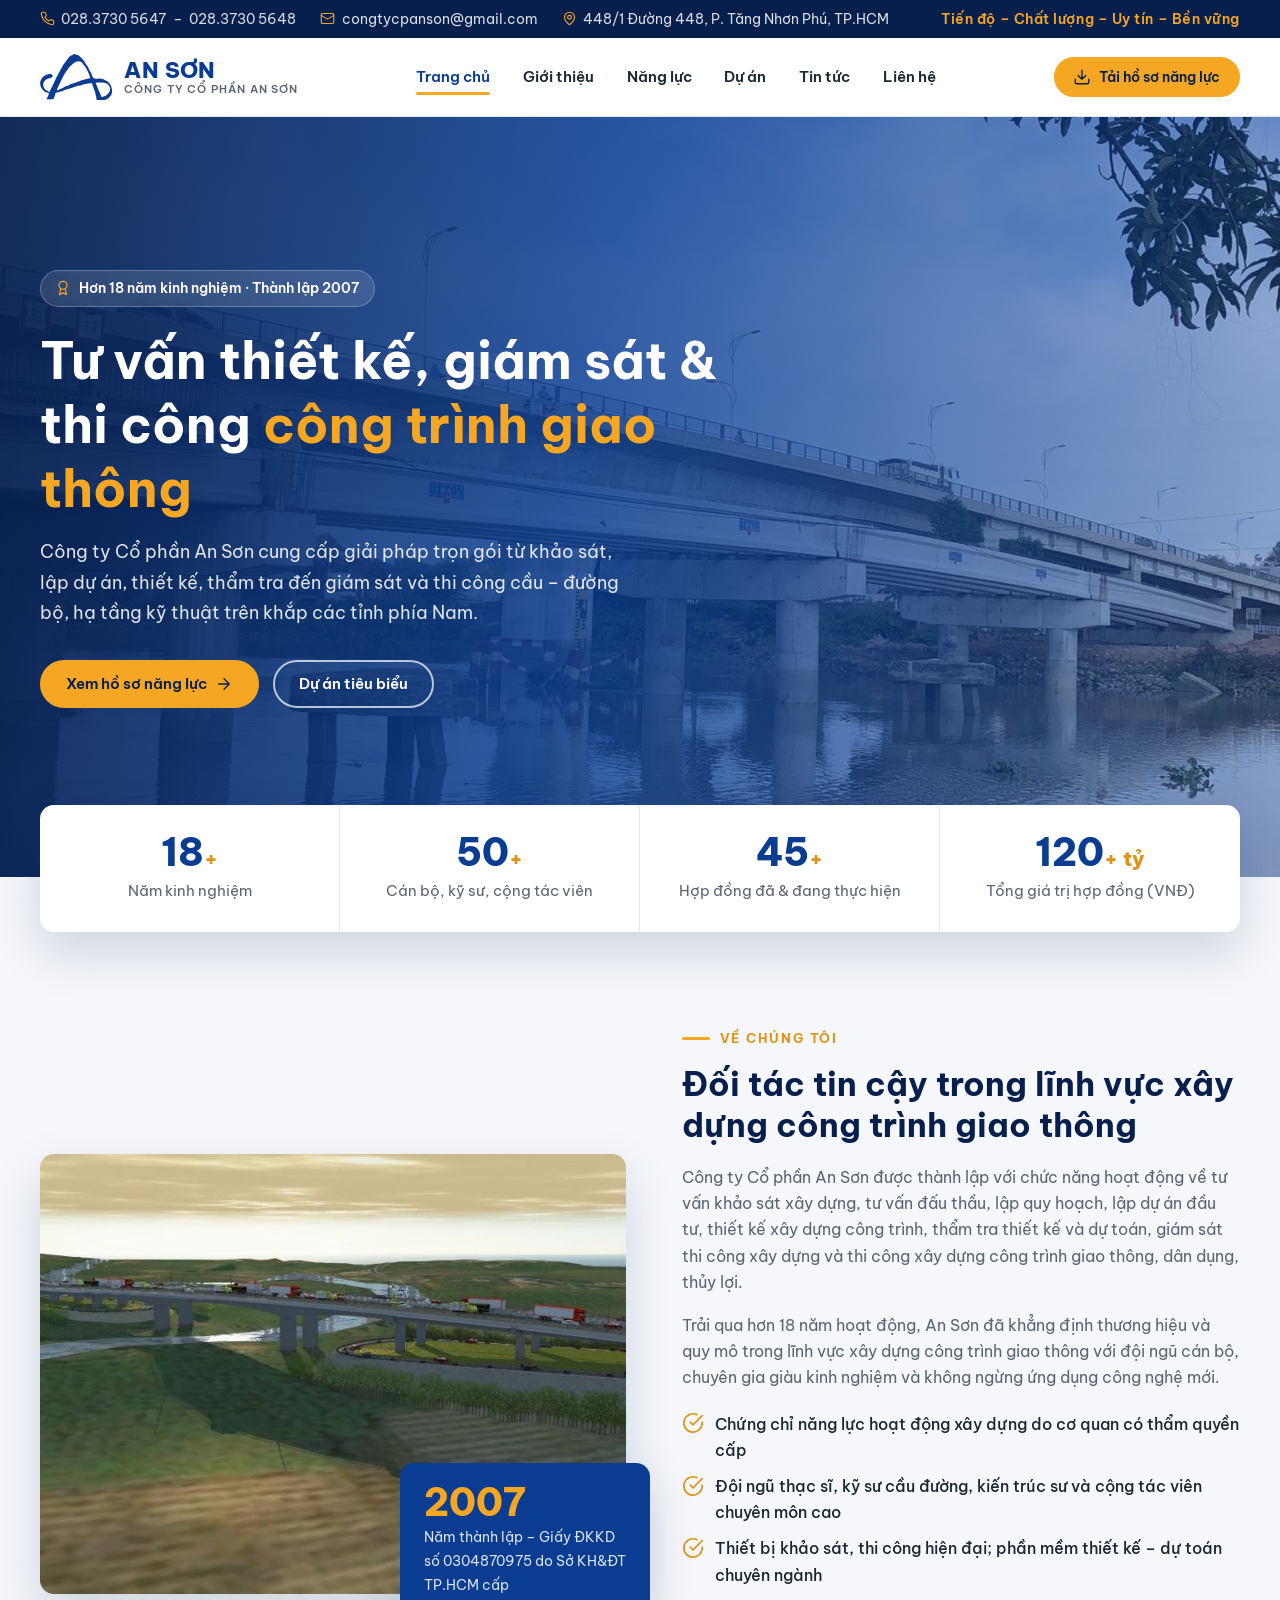
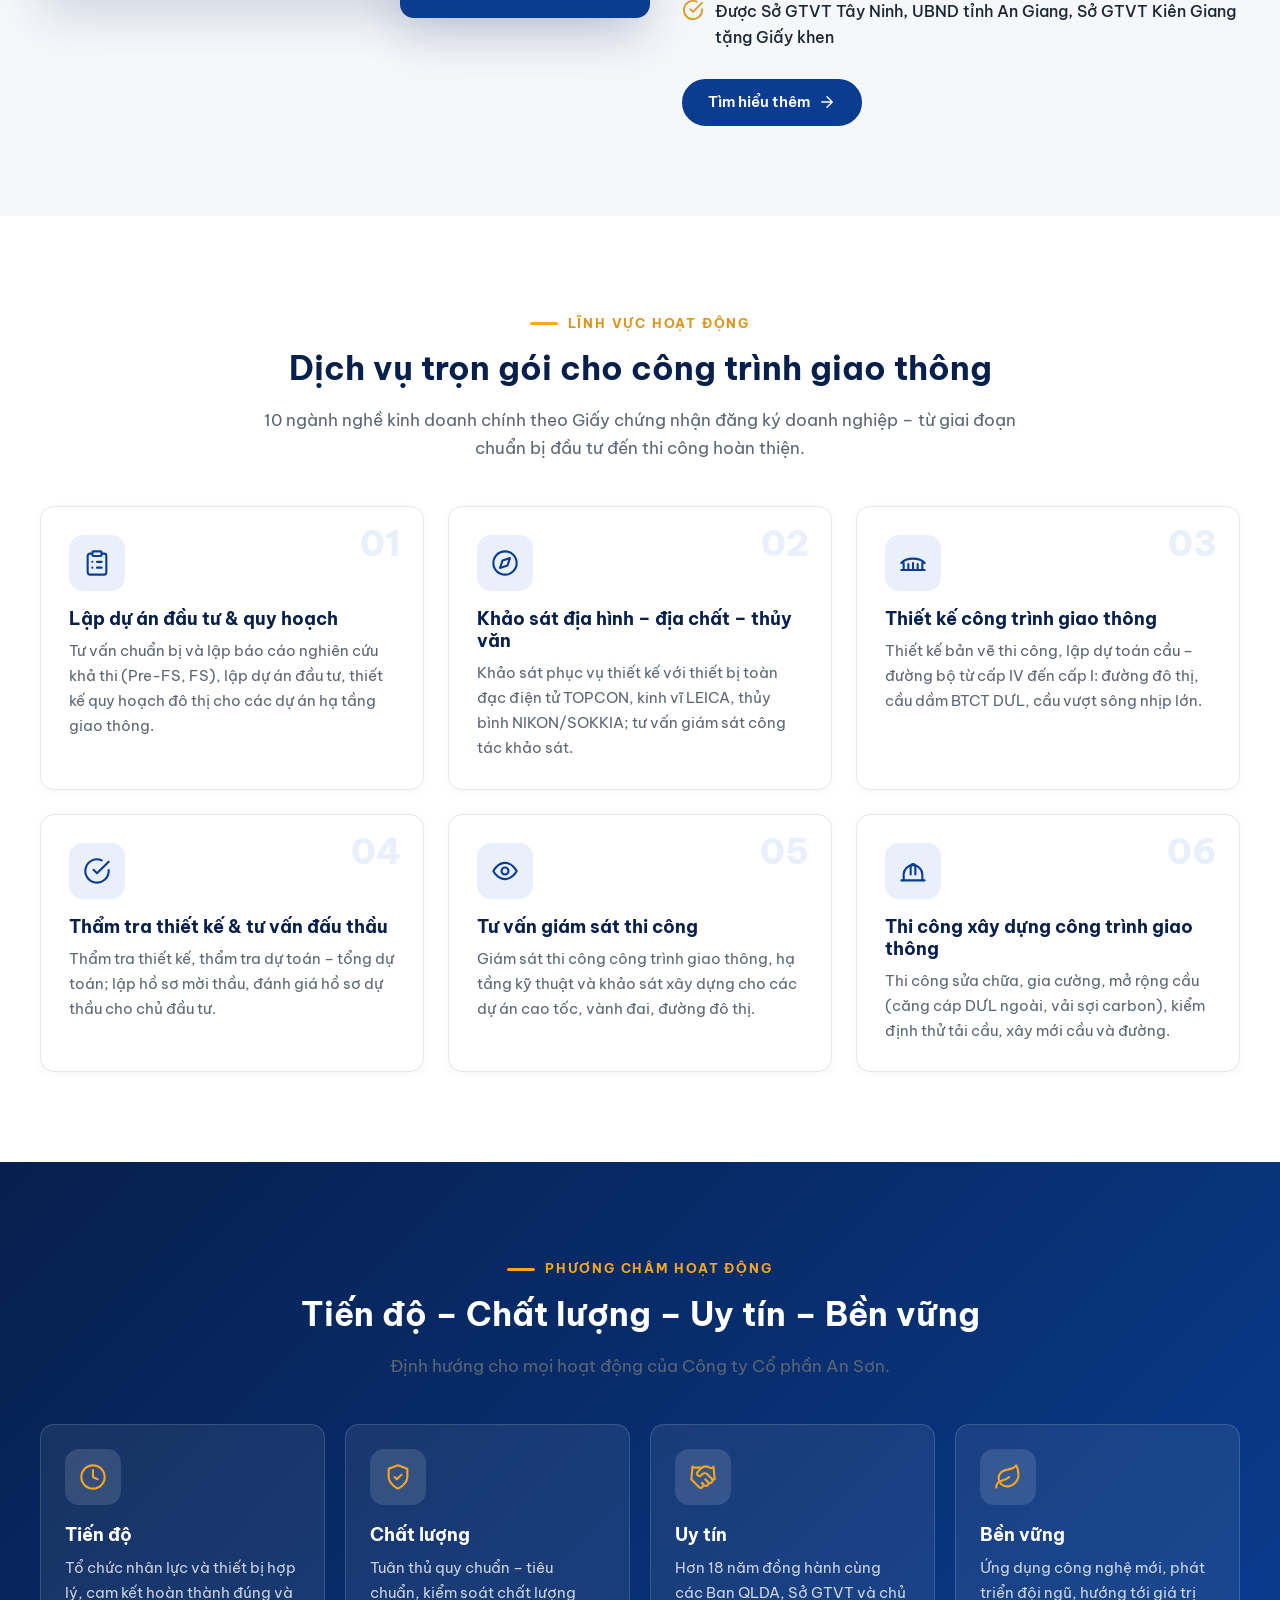
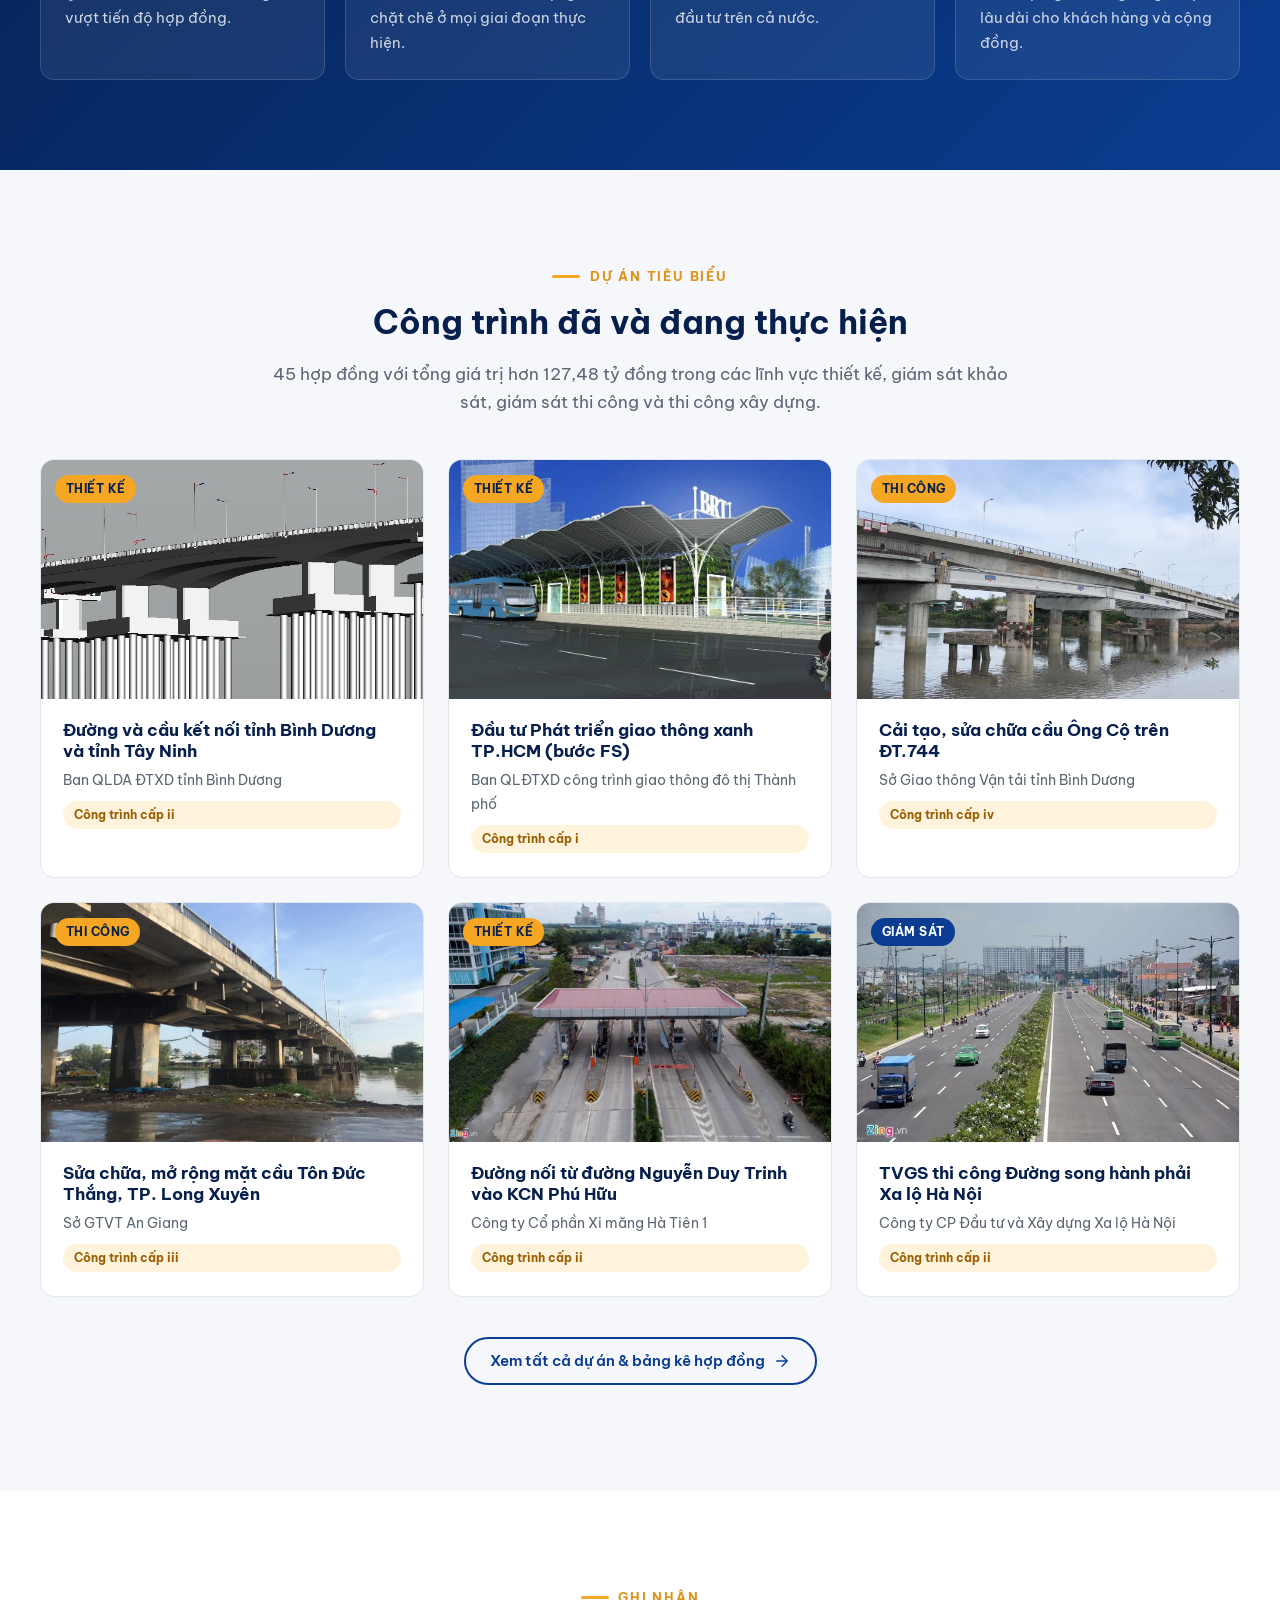
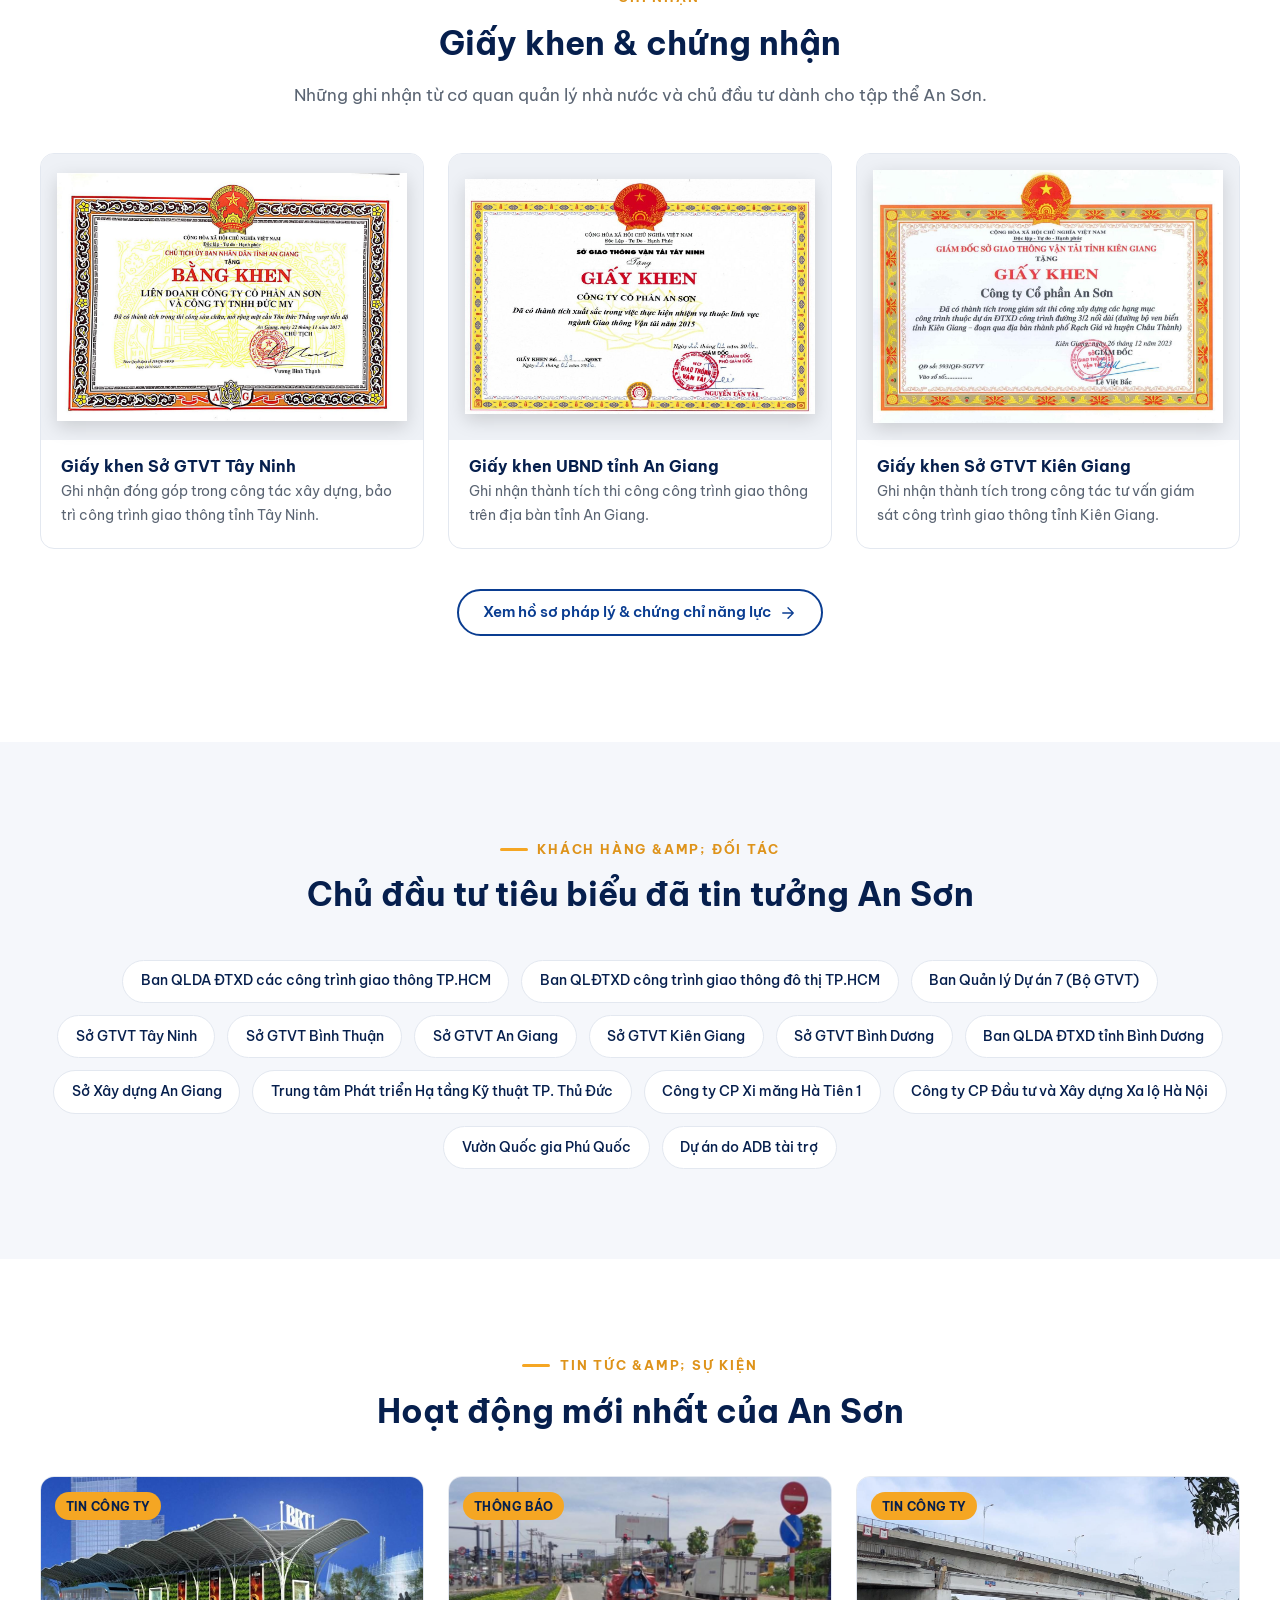
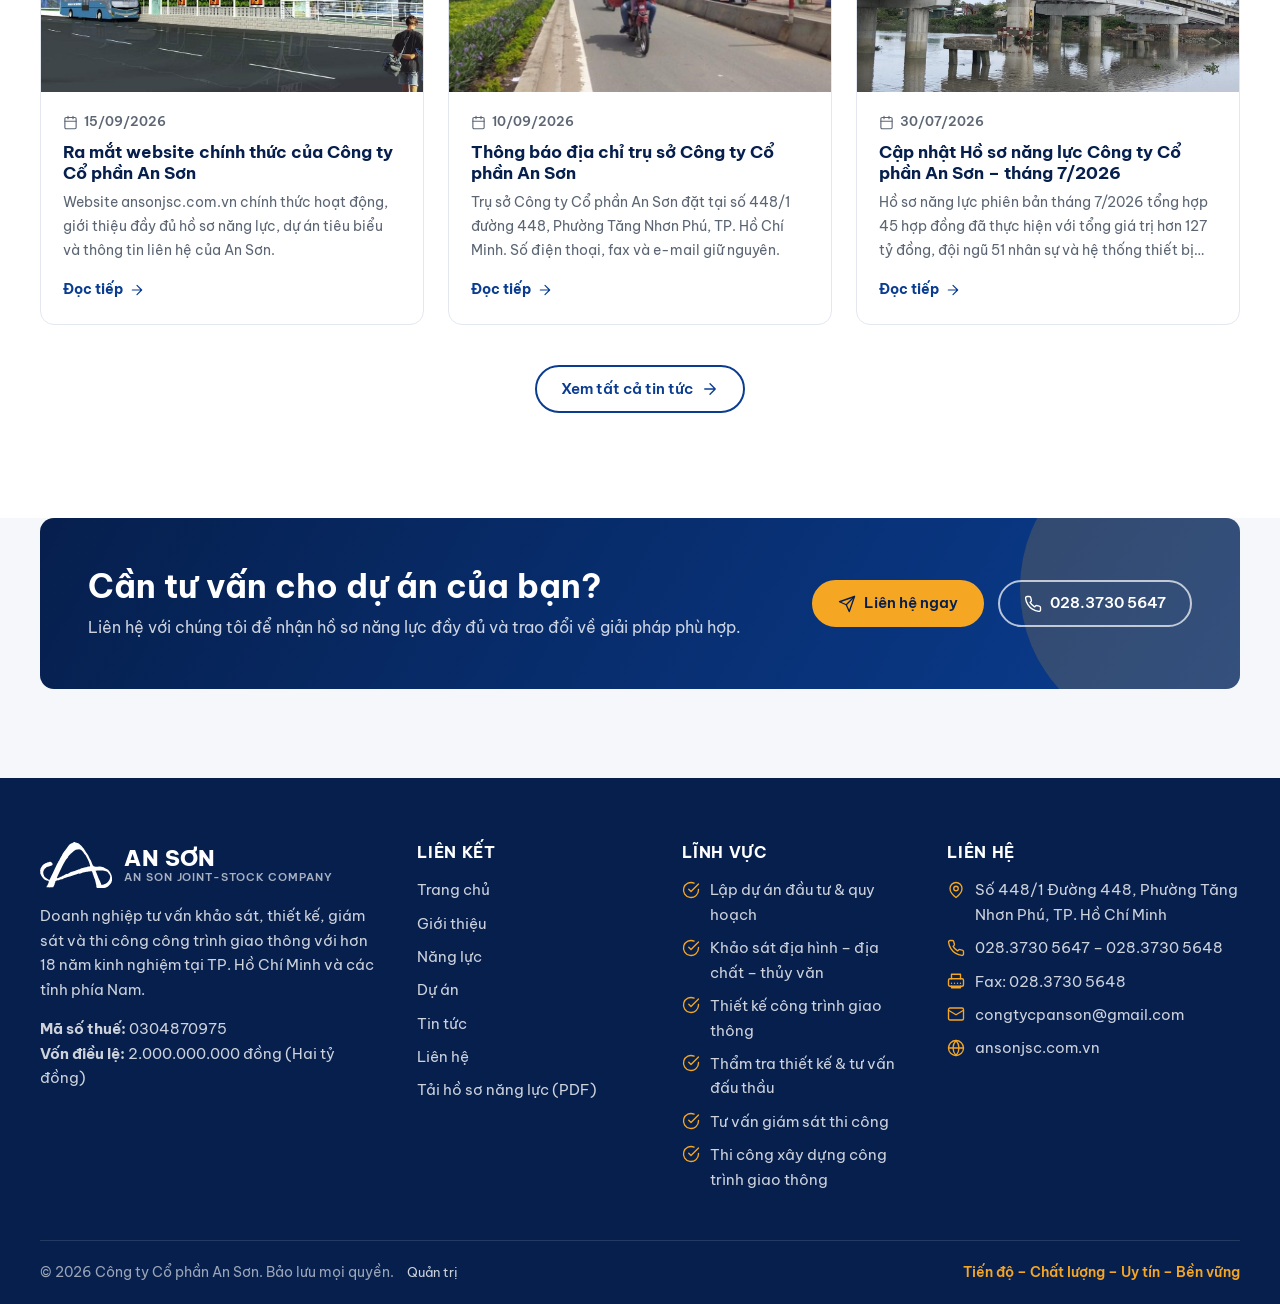
<file: index.html>
<!DOCTYPE html>
<html lang="vi">
<head>
<meta charset="utf-8">
<meta name="viewport" content="width=device-width, initial-scale=1">
<title>Công ty Cổ phần An Sơn – Tư vấn thiết kế, giám sát &amp; thi công công trình giao thông</title>
<meta name="description" content="Công ty Cổ phần An Sơn (ANSON JSC) – hơn 18 năm kinh nghiệm tư vấn khảo sát, lập dự án, thiết kế, giám sát và thi công công trình giao thông (cầu, đường bộ) tại TP.HCM và các tỉnh phía Nam.">
<meta name="keywords" content="An Sơn, ANSON JSC, tư vấn thiết kế cầu đường, tư vấn giám sát, thi công công trình giao thông, khảo sát địa hình, lập dự án đầu tư, TP.HCM">
<meta name="author" content="Công ty Cổ phần An Sơn">
<link rel="canonical" href="https://ansonjsc.com.vn/">
<meta property="og:type" content="website">
<meta property="og:locale" content="vi_VN">
<meta property="og:site_name" content="Công ty Cổ phần An Sơn">
<meta property="og:title" content="Công ty Cổ phần An Sơn – Tư vấn thiết kế, giám sát &amp; thi công công trình giao thông">
<meta property="og:description" content="Công ty Cổ phần An Sơn (ANSON JSC) – hơn 18 năm kinh nghiệm tư vấn khảo sát, lập dự án, thiết kế, giám sát và thi công công trình giao thông (cầu, đường bộ) tại TP.HCM và các tỉnh phía Nam.">
<meta property="og:url" content="https://ansonjsc.com.vn/">
<meta property="og:image" content="https://ansonjsc.com.vn/assets/img/prj-tc-ongco-1.jpg">
<meta name="twitter:card" content="summary_large_image">
<meta name="theme-color" content="#0a3d91">
<link rel="icon" href="assets/img/favicon.ico" sizes="32x32">
<link rel="icon" href="assets/img/favicon-192.png" type="image/png" sizes="192x192">
<link rel="apple-touch-icon" href="assets/img/favicon-192.png">
<link rel="preconnect" href="https://fonts.googleapis.com">
<link rel="preconnect" href="https://fonts.gstatic.com" crossorigin>
<link href="https://fonts.googleapis.com/css2?family=Be+Vietnam+Pro:wght@400;500;600;700;800&display=swap" rel="stylesheet">
<link rel="stylesheet" href="assets/css/style.css">
<script type="application/ld+json">
{
  "@context": "https://schema.org",
  "@type": "Organization",
  "name": "Công ty Cổ phần An Sơn",
  "alternateName": ["AN SON JOINT-STOCK COMPANY", "ANSON JSC"],
  "url": "https://ansonjsc.com.vn",
  "logo": "https://ansonjsc.com.vn/assets/img/logo-stacked.png",
  "email": "congtycpanson@gmail.com",
  "telephone": "+84 2837305647",
  "foundingDate": "2007-03-15",
  "taxID": "0304870975",
  "address": {
    "@type": "PostalAddress",
    "streetAddress": "448/1 Đường 448",
    "addressLocality": "Phường Tăng Nhơn Phú",
    "addressRegion": "Thành phố Hồ Chí Minh",
    "addressCountry": "VN"
  }
}
</script>
</head>
<body>
<div class="topbar">
  <div class="container">
    <ul>
      <li><svg class="" viewBox="0 0 24 24" fill="none" stroke="currentColor" stroke-width="1.8" stroke-linecap="round" stroke-linejoin="round" aria-hidden="true"><path d="M22 16.92v3a2 2 0 0 1-2.18 2 19.8 19.8 0 0 1-8.63-3.07 19.5 19.5 0 0 1-6-6A19.8 19.8 0 0 1 2.12 4.18 2 2 0 0 1 4.11 2h3a2 2 0 0 1 2 1.72c.13.96.36 1.9.7 2.81a2 2 0 0 1-.45 2.11L8.09 9.91a16 16 0 0 0 6 6l1.27-1.27a2 2 0 0 1 2.11-.45c.91.34 1.85.57 2.81.7A2 2 0 0 1 22 16.92z"/></svg><a href="tel:02837305647">028.3730 5647</a> – <a href="tel:02837305648">028.3730 5648</a></li>
      <li><svg class="" viewBox="0 0 24 24" fill="none" stroke="currentColor" stroke-width="1.8" stroke-linecap="round" stroke-linejoin="round" aria-hidden="true"><rect x="2" y="4" width="20" height="16" rx="2"/><path d="m22 7-10 6L2 7"/></svg><a href="mailto:congtycpanson@gmail.com">congtycpanson@gmail.com</a></li>
      <li><svg class="" viewBox="0 0 24 24" fill="none" stroke="currentColor" stroke-width="1.8" stroke-linecap="round" stroke-linejoin="round" aria-hidden="true"><path d="M20 10c0 6-8 12-8 12s-8-6-8-12a8 8 0 0 1 16 0z"/><circle cx="12" cy="10" r="3"/></svg><span>448/1 Đường 448, P. Tăng Nhơn Phú, TP.HCM</span></li>
    </ul>
    <span class="slogan">Tiến độ – Chất lượng – Uy tín – Bền vững</span>
  </div>
</div>
<header class="header">
  <div class="container">
    <a class="brand" href="index.html" aria-label="Công ty Cổ phần An Sơn – Trang chủ">
      <img src="assets/img/logo-mark.svg" alt="Logo An Sơn" width="72" height="46">
      <span class="brand-text"><span class="brand-name">AN SƠN</span><span class="brand-sub">Công ty Cổ phần An Sơn</span></span>
    </a>
    <nav class="nav" id="nav" aria-label="Menu chính">
      <a href="index.html">Trang chủ</a><a href="gioi-thieu.html">Giới thiệu</a><a href="nang-luc.html">Năng lực</a><a href="du-an.html">Dự án</a><a href="tin-tuc.html">Tin tức</a><a href="lien-he.html">Liên hệ</a>
      <a class="btn btn-primary btn-sm" href="assets/docs/ho-so-nang-luc-anson-2026.pdf" target="_blank" rel="noopener"><svg class="" viewBox="0 0 24 24" fill="none" stroke="currentColor" stroke-width="1.8" stroke-linecap="round" stroke-linejoin="round" aria-hidden="true"><path d="M21 15v4a2 2 0 0 1-2 2H5a2 2 0 0 1-2-2v-4M7 10l5 5 5-5M12 15V3"/></svg> Hồ sơ năng lực</a>
    </nav>
    <a class="btn btn-primary btn-sm header-cta" href="assets/docs/ho-so-nang-luc-anson-2026.pdf" target="_blank" rel="noopener"><svg class="" viewBox="0 0 24 24" fill="none" stroke="currentColor" stroke-width="1.8" stroke-linecap="round" stroke-linejoin="round" aria-hidden="true"><path d="M21 15v4a2 2 0 0 1-2 2H5a2 2 0 0 1-2-2v-4M7 10l5 5 5-5M12 15V3"/></svg> Tải hồ sơ năng lực</a>
    <button class="nav-toggle" aria-label="Mở menu" aria-expanded="false" aria-controls="nav"><svg class="" viewBox="0 0 24 24" fill="none" stroke="currentColor" stroke-width="1.8" stroke-linecap="round" stroke-linejoin="round" aria-hidden="true"><path d="M3 6h18M3 12h18M3 18h18"/></svg></button>
  </div>
</header>

<section class="hero">
  <div class="hero-bg" style="background-image:url('assets/img/prj-tc-ongco-1.jpg')"></div>
  <div class="container">
    <div class="hero-content">
      <span class="hero-badge"><svg class="" viewBox="0 0 24 24" fill="none" stroke="currentColor" stroke-width="1.8" stroke-linecap="round" stroke-linejoin="round" aria-hidden="true"><circle cx="12" cy="8" r="6"/><path d="M15.5 13 17 22l-5-3-5 3 1.5-9"/></svg> Hơn 18 năm kinh nghiệm · Thành lập 2007</span>
      <h1>Tư vấn thiết kế, giám sát &amp; thi công <span>công trình giao thông</span></h1>
      <p>Công ty Cổ phần An Sơn cung cấp giải pháp trọn gói từ khảo sát, lập dự án, thiết kế, thẩm tra đến giám sát và thi công cầu – đường bộ, hạ tầng kỹ thuật trên khắp các tỉnh phía Nam.</p>
      <div class="hero-actions">
        <a class="btn btn-primary" href="nang-luc.html">Xem hồ sơ năng lực <svg class="" viewBox="0 0 24 24" fill="none" stroke="currentColor" stroke-width="1.8" stroke-linecap="round" stroke-linejoin="round" aria-hidden="true"><path d="M5 12h14M12 5l7 7-7 7"/></svg></a>
        <a class="btn btn-outline-light" href="du-an.html">Dự án tiêu biểu</a>
      </div>
    </div>
  </div>
</section>

<div class="stats"><div class="container"><div class="stats-grid"><div class="stat reveal"><div class="stat-value" data-count="18" data-suffix="+">18<small>+</small></div><div class="stat-label">Năm kinh nghiệm</div></div><div class="stat reveal"><div class="stat-value" data-count="50" data-suffix="+">50<small>+</small></div><div class="stat-label">Cán bộ, kỹ sư, cộng tác viên</div></div><div class="stat reveal"><div class="stat-value" data-count="45" data-suffix="+">45<small>+</small></div><div class="stat-label">Hợp đồng đã &amp; đang thực hiện</div></div><div class="stat reveal"><div class="stat-value" data-count="120" data-suffix="+ tỷ">120<small>+ tỷ</small></div><div class="stat-label">Tổng giá trị hợp đồng (VNĐ)</div></div></div></div></div>

<section class="section" id="gioi-thieu">
  <div class="container intro">
    <div class="intro-media reveal">
      <img src="assets/img/prj-tk-bdtn-2.jpg" alt="Phối cảnh cầu kết nối Bình Dương – Tây Ninh do An Sơn thiết kế" loading="lazy">
      <div class="float-card"><div class="big">2007</div><div class="lbl">Năm thành lập – Giấy ĐKKD số 0304870975 do Sở KH&amp;ĐT TP.HCM cấp</div></div>
    </div>
    <div class="intro-text reveal">
      <span class="eyebrow">Về chúng tôi</span>
      <h2>Đối tác tin cậy trong lĩnh vực xây dựng công trình giao thông</h2>
      <p>Công ty Cổ phần An Sơn được thành lập với chức năng hoạt động về tư vấn khảo sát xây dựng, tư vấn đấu thầu, lập quy hoạch, lập dự án đầu tư, thiết kế xây dựng công trình, thẩm tra thiết kế và dự toán, giám sát thi công xây dựng và thi công xây dựng công trình giao thông, dân dụng, thủy lợi.</p>
      <p>Trải qua hơn 18 năm hoạt động, An Sơn đã khẳng định thương hiệu và quy mô trong lĩnh vực xây dựng công trình giao thông với đội ngũ cán bộ, chuyên gia giàu kinh nghiệm và không ngừng ứng dụng công nghệ mới.</p>
      <ul class="check-list">
        <li><svg class="" viewBox="0 0 24 24" fill="none" stroke="currentColor" stroke-width="1.8" stroke-linecap="round" stroke-linejoin="round" aria-hidden="true"><path d="M22 11.08V12a10 10 0 1 1-5.93-9.14"/><path d="m22 4-10 10-3-3"/></svg><span>Chứng chỉ năng lực hoạt động xây dựng do cơ quan có thẩm quyền cấp</span></li>
        <li><svg class="" viewBox="0 0 24 24" fill="none" stroke="currentColor" stroke-width="1.8" stroke-linecap="round" stroke-linejoin="round" aria-hidden="true"><path d="M22 11.08V12a10 10 0 1 1-5.93-9.14"/><path d="m22 4-10 10-3-3"/></svg><span>Đội ngũ thạc sĩ, kỹ sư cầu đường, kiến trúc sư và cộng tác viên chuyên môn cao</span></li>
        <li><svg class="" viewBox="0 0 24 24" fill="none" stroke="currentColor" stroke-width="1.8" stroke-linecap="round" stroke-linejoin="round" aria-hidden="true"><path d="M22 11.08V12a10 10 0 1 1-5.93-9.14"/><path d="m22 4-10 10-3-3"/></svg><span>Thiết bị khảo sát, thi công hiện đại; phần mềm thiết kế – dự toán chuyên ngành</span></li>
        <li><svg class="" viewBox="0 0 24 24" fill="none" stroke="currentColor" stroke-width="1.8" stroke-linecap="round" stroke-linejoin="round" aria-hidden="true"><path d="M22 11.08V12a10 10 0 1 1-5.93-9.14"/><path d="m22 4-10 10-3-3"/></svg><span>Được Sở GTVT Tây Ninh, UBND tỉnh An Giang, Sở GTVT Kiên Giang tặng Giấy khen</span></li>
      </ul>
      <a class="btn btn-navy" href="gioi-thieu.html">Tìm hiểu thêm <svg class="" viewBox="0 0 24 24" fill="none" stroke="currentColor" stroke-width="1.8" stroke-linecap="round" stroke-linejoin="round" aria-hidden="true"><path d="M5 12h14M12 5l7 7-7 7"/></svg></a>
    </div>
  </div>
</section>

<section class="section section-alt" id="linh-vuc">
  <div class="container">
    <div class="section-head reveal"><span class="eyebrow">Lĩnh vực hoạt động</span><h2>Dịch vụ trọn gói cho công trình giao thông</h2><p>10 ngành nghề kinh doanh chính theo Giấy chứng nhận đăng ký doanh nghiệp – từ giai đoạn chuẩn bị đầu tư đến thi công hoàn thiện.</p></div>
    <div class="grid grid-3"><article class="card service-card reveal"><span class="num">01</span><div class="icon-box"><svg class="" viewBox="0 0 24 24" fill="none" stroke="currentColor" stroke-width="1.8" stroke-linecap="round" stroke-linejoin="round" aria-hidden="true"><rect x="8" y="2" width="8" height="4" rx="1"/><path d="M16 4h2a2 2 0 0 1 2 2v14a2 2 0 0 1-2 2H6a2 2 0 0 1-2-2V6a2 2 0 0 1 2-2h2"/><path d="M12 11h4M12 16h4M8 11h.01M8 16h.01"/></svg></div><h3>Lập dự án đầu tư &amp; quy hoạch</h3><p>Tư vấn chuẩn bị và lập báo cáo nghiên cứu khả thi (Pre-FS, FS), lập dự án đầu tư, thiết kế quy hoạch đô thị cho các dự án hạ tầng giao thông.</p></article><article class="card service-card reveal"><span class="num">02</span><div class="icon-box"><svg class="" viewBox="0 0 24 24" fill="none" stroke="currentColor" stroke-width="1.8" stroke-linecap="round" stroke-linejoin="round" aria-hidden="true"><circle cx="12" cy="12" r="10"/><path d="m16.24 7.76-2.12 6.36-6.36 2.12 2.12-6.36z"/></svg></div><h3>Khảo sát địa hình – địa chất – thủy văn</h3><p>Khảo sát phục vụ thiết kế với thiết bị toàn đạc điện tử TOPCON, kinh vĩ LEICA, thủy bình NIKON/SOKKIA; tư vấn giám sát công tác khảo sát.</p></article><article class="card service-card reveal"><span class="num">03</span><div class="icon-box"><svg class="" viewBox="0 0 24 24" fill="none" stroke="currentColor" stroke-width="1.8" stroke-linecap="round" stroke-linejoin="round" aria-hidden="true"><path d="M2 18h20M4 18v-6M20 18v-6M2 12c4-5 16-5 20 0M8 18v-5M12 18v-6M16 18v-5"/></svg></div><h3>Thiết kế công trình giao thông</h3><p>Thiết kế bản vẽ thi công, lập dự toán cầu – đường bộ từ cấp IV đến cấp I: đường đô thị, cầu dầm BTCT DƯL, cầu vượt sông nhịp lớn.</p></article><article class="card service-card reveal"><span class="num">04</span><div class="icon-box"><svg class="" viewBox="0 0 24 24" fill="none" stroke="currentColor" stroke-width="1.8" stroke-linecap="round" stroke-linejoin="round" aria-hidden="true"><path d="M22 11.08V12a10 10 0 1 1-5.93-9.14"/><path d="m22 4-10 10-3-3"/></svg></div><h3>Thẩm tra thiết kế &amp; tư vấn đấu thầu</h3><p>Thẩm tra thiết kế, thẩm tra dự toán – tổng dự toán; lập hồ sơ mời thầu, đánh giá hồ sơ dự thầu cho chủ đầu tư.</p></article><article class="card service-card reveal"><span class="num">05</span><div class="icon-box"><svg class="" viewBox="0 0 24 24" fill="none" stroke="currentColor" stroke-width="1.8" stroke-linecap="round" stroke-linejoin="round" aria-hidden="true"><path d="M2 12s3.5-7 10-7 10 7 10 7-3.5 7-10 7S2 12 2 12z"/><circle cx="12" cy="12" r="3"/></svg></div><h3>Tư vấn giám sát thi công</h3><p>Giám sát thi công công trình giao thông, hạ tầng kỹ thuật và khảo sát xây dựng cho các dự án cao tốc, vành đai, đường đô thị.</p></article><article class="card service-card reveal"><span class="num">06</span><div class="icon-box"><svg class="" viewBox="0 0 24 24" fill="none" stroke="currentColor" stroke-width="1.8" stroke-linecap="round" stroke-linejoin="round" aria-hidden="true"><path d="M2 20h20"/><path d="M4 20v-5a8 8 0 0 1 16 0v5"/><path d="M10 15V8a2 2 0 0 1 4 0v7"/></svg></div><h3>Thi công xây dựng công trình giao thông</h3><p>Thi công sửa chữa, gia cường, mở rộng cầu (căng cáp DƯL ngoài, vải sợi carbon), kiểm định thử tải cầu, xây mới cầu và đường.</p></article></div>
  </div>
</section>

<section class="section section-navy" id="gia-tri">
  <div class="container">
    <div class="section-head reveal"><span class="eyebrow">Phương châm hoạt động</span><h2>Tiến độ – Chất lượng – Uy tín – Bền vững</h2><p>Định hướng cho mọi hoạt động của Công ty Cổ phần An Sơn.</p></div>
    <div class="values"><div class="value reveal"><div class="icon-box"><svg class="" viewBox="0 0 24 24" fill="none" stroke="currentColor" stroke-width="1.8" stroke-linecap="round" stroke-linejoin="round" aria-hidden="true"><circle cx="12" cy="12" r="10"/><path d="M12 6v6l4 2"/></svg></div><h3>Tiến độ</h3><p>Tổ chức nhân lực và thiết bị hợp lý, cam kết hoàn thành đúng và vượt tiến độ hợp đồng.</p></div><div class="value reveal"><div class="icon-box"><svg class="" viewBox="0 0 24 24" fill="none" stroke="currentColor" stroke-width="1.8" stroke-linecap="round" stroke-linejoin="round" aria-hidden="true"><path d="M12 22s8-4 8-10V5l-8-3-8 3v7c0 6 8 10 8 10z"/><path d="m9 12 2 2 4-4"/></svg></div><h3>Chất lượng</h3><p>Tuân thủ quy chuẩn – tiêu chuẩn, kiểm soát chất lượng chặt chẽ ở mọi giai đoạn thực hiện.</p></div><div class="value reveal"><div class="icon-box"><svg class="" viewBox="0 0 24 24" fill="none" stroke="currentColor" stroke-width="1.8" stroke-linecap="round" stroke-linejoin="round" aria-hidden="true"><path d="m11 17 2 2a1 1 0 1 0 3-3"/><path d="m14 14 2.5 2.5a1 1 0 1 0 3-3l-3.88-3.88a3 3 0 0 0-4.24 0l-.88.88a1 1 0 1 1-3-3l2.81-2.81a5.79 5.79 0 0 1 7.06-.87l.47.28a2 2 0 0 0 1.42.25L21 4"/><path d="m21 3 1 11h-2"/><path d="M3 3 2 14l6.5 6.5a1 1 0 1 0 3-3"/><path d="M3 4h8"/></svg></div><h3>Uy tín</h3><p>Hơn 18 năm đồng hành cùng các Ban QLDA, Sở GTVT và chủ đầu tư trên cả nước.</p></div><div class="value reveal"><div class="icon-box"><svg class="" viewBox="0 0 24 24" fill="none" stroke="currentColor" stroke-width="1.8" stroke-linecap="round" stroke-linejoin="round" aria-hidden="true"><path d="M11 20A7 7 0 0 1 9.8 6.1C15.5 5 17 4.48 19 2c1 2 2 4.18 2 8 0 5.5-4.78 10-10 10z"/><path d="M2 21c0-3 1.85-5.36 5.08-6C9.5 14.52 12 13 13 12"/></svg></div><h3>Bền vững</h3><p>Ứng dụng công nghệ mới, phát triển đội ngũ, hướng tới giá trị lâu dài cho khách hàng và cộng đồng.</p></div></div>
  </div>
</section>

<section class="section" id="du-an">
  <div class="container">
    <div class="section-head reveal"><span class="eyebrow">Dự án tiêu biểu</span><h2>Công trình đã và đang thực hiện</h2><p>45 hợp đồng với tổng giá trị hơn 127,48 tỷ đồng trong các lĩnh vực thiết kế, giám sát khảo sát, giám sát thi công và thi công xây dựng.</p></div>
    <div class="grid grid-3"><a class="project-card reveal" href="du-an.html#prj-bdtn">
  <div class="thumb"><img src="assets/img/prj-tk-bdtn-1.jpg" alt="Đường và cầu kết nối tỉnh Bình Dương và tỉnh Tây Ninh" loading="lazy"><span class="badge ">Thiết kế</span></div>
  <div class="body"><h3>Đường và cầu kết nối tỉnh Bình Dương và tỉnh Tây Ninh</h3><p class="meta">Ban QLDA ĐTXD tỉnh Bình Dương</p><span class="chip accent">Công trình cấp ii</span></div>
</a><a class="project-card reveal" href="du-an.html#prj-gtxanh">
  <div class="thumb"><img src="assets/img/prj-tk-gtxanh-1.jpg" alt="Đầu tư Phát triển giao thông xanh TP.HCM (bước FS)" loading="lazy"><span class="badge ">Thiết kế</span></div>
  <div class="body"><h3>Đầu tư Phát triển giao thông xanh TP.HCM (bước FS)</h3><p class="meta">Ban QLĐTXD công trình giao thông đô thị Thành phố</p><span class="chip accent">Công trình cấp i</span></div>
</a><a class="project-card reveal" href="du-an.html#prj-ongco">
  <div class="thumb"><img src="assets/img/prj-tc-ongco-1.jpg" alt="Cải tạo, sửa chữa cầu Ông Cộ trên ĐT.744" loading="lazy"><span class="badge ">Thi công</span></div>
  <div class="body"><h3>Cải tạo, sửa chữa cầu Ông Cộ trên ĐT.744</h3><p class="meta">Sở Giao thông Vận tải tỉnh Bình Dương</p><span class="chip accent">Công trình cấp iv</span></div>
</a><a class="project-card reveal" href="du-an.html#prj-tonducthang">
  <div class="thumb"><img src="assets/img/prj-tc-tonducthang-1.jpg" alt="Sửa chữa, mở rộng mặt cầu Tôn Đức Thắng, TP. Long Xuyên" loading="lazy"><span class="badge ">Thi công</span></div>
  <div class="body"><h3>Sửa chữa, mở rộng mặt cầu Tôn Đức Thắng, TP. Long Xuyên</h3><p class="meta">Sở GTVT An Giang</p><span class="chip accent">Công trình cấp iii</span></div>
</a><a class="project-card reveal" href="du-an.html#prj-phuhuu">
  <div class="thumb"><img src="assets/img/prj-tk-phuhuu-1.jpg" alt="Đường nối từ đường Nguyễn Duy Trinh vào KCN Phú Hữu" loading="lazy"><span class="badge ">Thiết kế</span></div>
  <div class="body"><h3>Đường nối từ đường Nguyễn Duy Trinh vào KCN Phú Hữu</h3><p class="meta">Công ty Cổ phần Xi măng Hà Tiên 1</p><span class="chip accent">Công trình cấp ii</span></div>
</a><a class="project-card reveal" href="du-an.html#prj-xlhn">
  <div class="thumb"><img src="assets/img/prj-gs-xlhn-1.jpg" alt="TVGS thi công Đường song hành phải Xa lộ Hà Nội" loading="lazy"><span class="badge navy">Giám sát</span></div>
  <div class="body"><h3>TVGS thi công Đường song hành phải Xa lộ Hà Nội</h3><p class="meta">Công ty CP Đầu tư và Xây dựng Xa lộ Hà Nội</p><span class="chip accent">Công trình cấp ii</span></div>
</a></div>
    <p class="text-center" style="margin-top:2.5rem"><a class="btn btn-outline" href="du-an.html">Xem tất cả dự án &amp; bảng kê hợp đồng <svg class="" viewBox="0 0 24 24" fill="none" stroke="currentColor" stroke-width="1.8" stroke-linecap="round" stroke-linejoin="round" aria-hidden="true"><path d="M5 12h14M12 5l7 7-7 7"/></svg></a></p>
  </div>
</section>

<section class="section section-alt" id="giay-khen">
  <div class="container">
    <div class="section-head reveal"><span class="eyebrow">Ghi nhận</span><h2>Giấy khen &amp; chứng nhận</h2><p>Những ghi nhận từ cơ quan quản lý nhà nước và chủ đầu tư dành cho tập thể An Sơn.</p></div>
    <div class="grid grid-3"><article class="cert-card reveal"><a class="thumb" href="assets/img/award-1.jpg" data-lightbox="awards" data-caption="Giấy khen Sở GTVT Tây Ninh"><img src="assets/img/award-1.jpg" alt="Giấy khen Sở GTVT Tây Ninh" loading="lazy"></a><div class="body"><h3>Giấy khen Sở GTVT Tây Ninh</h3><p>Ghi nhận đóng góp trong công tác xây dựng, bảo trì công trình giao thông tỉnh Tây Ninh.</p></div></article><article class="cert-card reveal"><a class="thumb" href="assets/img/award-2.jpg" data-lightbox="awards" data-caption="Giấy khen UBND tỉnh An Giang"><img src="assets/img/award-2.jpg" alt="Giấy khen UBND tỉnh An Giang" loading="lazy"></a><div class="body"><h3>Giấy khen UBND tỉnh An Giang</h3><p>Ghi nhận thành tích thi công công trình giao thông trên địa bàn tỉnh An Giang.</p></div></article><article class="cert-card reveal"><a class="thumb" href="assets/img/award-3.jpg" data-lightbox="awards" data-caption="Giấy khen Sở GTVT Kiên Giang"><img src="assets/img/award-3.jpg" alt="Giấy khen Sở GTVT Kiên Giang" loading="lazy"></a><div class="body"><h3>Giấy khen Sở GTVT Kiên Giang</h3><p>Ghi nhận thành tích trong công tác tư vấn giám sát công trình giao thông tỉnh Kiên Giang.</p></div></article></div>
    <p class="text-center" style="margin-top:2.5rem"><a class="btn btn-outline" href="nang-luc.html#phap-ly">Xem hồ sơ pháp lý &amp; chứng chỉ năng lực <svg class="" viewBox="0 0 24 24" fill="none" stroke="currentColor" stroke-width="1.8" stroke-linecap="round" stroke-linejoin="round" aria-hidden="true"><path d="M5 12h14M12 5l7 7-7 7"/></svg></a></p>
  </div>
</section>

<section class="section" id="khach-hang">
  <div class="container">
    <div class="section-head reveal"><span class="eyebrow">Khách hàng &amp;amp; đối tác</span><h2>Chủ đầu tư tiêu biểu đã tin tưởng An Sơn</h2></div>
    <div class="client-list reveal"><span>Ban QLDA ĐTXD các công trình giao thông TP.HCM</span><span>Ban QLĐTXD công trình giao thông đô thị TP.HCM</span><span>Ban Quản lý Dự án 7 (Bộ GTVT)</span><span>Sở GTVT Tây Ninh</span><span>Sở GTVT Bình Thuận</span><span>Sở GTVT An Giang</span><span>Sở GTVT Kiên Giang</span><span>Sở GTVT Bình Dương</span><span>Ban QLDA ĐTXD tỉnh Bình Dương</span><span>Sở Xây dựng An Giang</span><span>Trung tâm Phát triển Hạ tầng Kỹ thuật TP. Thủ Đức</span><span>Công ty CP Xi măng Hà Tiên 1</span><span>Công ty CP Đầu tư và Xây dựng Xa lộ Hà Nội</span><span>Vườn Quốc gia Phú Quốc</span><span>Dự án do ADB tài trợ</span></div>
  </div>
</section>

<section class="section section-alt" id="tin-tuc">
  <div class="container">
    <div class="section-head reveal"><span class="eyebrow">Tin tức &amp;amp; sự kiện</span><h2>Hoạt động mới nhất của An Sơn</h2></div>
    <div class="grid grid-3 news-grid"><a class="news-card reveal" href="tin-tuc/ra-mat-website-ansonjsc.html" data-category="Tin công ty">
  <div class="thumb"><img src="assets/img/prj-tk-gtxanh-1.jpg" alt="Ra mắt website chính thức của Công ty Cổ phần An Sơn" loading="lazy"><span class="badge">Tin công ty</span></div>
  <div class="body"><time datetime="2026-09-15"><svg class="" viewBox="0 0 24 24" fill="none" stroke="currentColor" stroke-width="1.8" stroke-linecap="round" stroke-linejoin="round" aria-hidden="true"><rect x="3" y="4" width="18" height="18" rx="2"/><path d="M16 2v4M8 2v4M3 10h18"/></svg> 15/09/2026</time><h3>Ra mắt website chính thức của Công ty Cổ phần An Sơn</h3><p>Website ansonjsc.com.vn chính thức hoạt động, giới thiệu đầy đủ hồ sơ năng lực, dự án tiêu biểu và thông tin liên hệ của An Sơn.</p><span class="more">Đọc tiếp <svg class="" viewBox="0 0 24 24" fill="none" stroke="currentColor" stroke-width="1.8" stroke-linecap="round" stroke-linejoin="round" aria-hidden="true"><path d="M5 12h14M12 5l7 7-7 7"/></svg></span></div>
</a><a class="news-card reveal" href="tin-tuc/thong-bao-dia-chi-tru-so.html" data-category="Thông báo">
  <div class="thumb"><img src="assets/img/prj-gs-xlhn-2.jpg" alt="Thông báo địa chỉ trụ sở Công ty Cổ phần An Sơn" loading="lazy"><span class="badge">Thông báo</span></div>
  <div class="body"><time datetime="2026-09-10"><svg class="" viewBox="0 0 24 24" fill="none" stroke="currentColor" stroke-width="1.8" stroke-linecap="round" stroke-linejoin="round" aria-hidden="true"><rect x="3" y="4" width="18" height="18" rx="2"/><path d="M16 2v4M8 2v4M3 10h18"/></svg> 10/09/2026</time><h3>Thông báo địa chỉ trụ sở Công ty Cổ phần An Sơn</h3><p>Trụ sở Công ty Cổ phần An Sơn đặt tại số 448/1 đường 448, Phường Tăng Nhơn Phú, TP. Hồ Chí Minh. Số điện thoại, fax và e-mail giữ nguyên.</p><span class="more">Đọc tiếp <svg class="" viewBox="0 0 24 24" fill="none" stroke="currentColor" stroke-width="1.8" stroke-linecap="round" stroke-linejoin="round" aria-hidden="true"><path d="M5 12h14M12 5l7 7-7 7"/></svg></span></div>
</a><a class="news-card reveal" href="tin-tuc/cap-nhat-ho-so-nang-luc-2026.html" data-category="Tin công ty">
  <div class="thumb"><img src="assets/img/prj-tc-ongco-1.jpg" alt="Cập nhật Hồ sơ năng lực Công ty Cổ phần An Sơn – tháng 7/2026" loading="lazy"><span class="badge">Tin công ty</span></div>
  <div class="body"><time datetime="2026-07-30"><svg class="" viewBox="0 0 24 24" fill="none" stroke="currentColor" stroke-width="1.8" stroke-linecap="round" stroke-linejoin="round" aria-hidden="true"><rect x="3" y="4" width="18" height="18" rx="2"/><path d="M16 2v4M8 2v4M3 10h18"/></svg> 30/07/2026</time><h3>Cập nhật Hồ sơ năng lực Công ty Cổ phần An Sơn – tháng 7/2026</h3><p>Hồ sơ năng lực phiên bản tháng 7/2026 tổng hợp 45 hợp đồng đã thực hiện với tổng giá trị hơn 127 tỷ đồng, đội ngũ 51 nhân sự và hệ thống thiết bị khảo sát – thi công.</p><span class="more">Đọc tiếp <svg class="" viewBox="0 0 24 24" fill="none" stroke="currentColor" stroke-width="1.8" stroke-linecap="round" stroke-linejoin="round" aria-hidden="true"><path d="M5 12h14M12 5l7 7-7 7"/></svg></span></div>
</a></div>
    <p class="text-center" style="margin-top:2.5rem"><a class="btn btn-outline" href="tin-tuc.html">Xem tất cả tin tức <svg class="" viewBox="0 0 24 24" fill="none" stroke="currentColor" stroke-width="1.8" stroke-linecap="round" stroke-linejoin="round" aria-hidden="true"><path d="M5 12h14M12 5l7 7-7 7"/></svg></a></p>
  </div>
</section>

<section class="section" style="padding-top:0">
  <div class="container">
    <div class="cta reveal">
      <div><h2>Cần tư vấn cho dự án của bạn?</h2><p>Liên hệ với chúng tôi để nhận hồ sơ năng lực đầy đủ và trao đổi về giải pháp phù hợp.</p></div>
      <div class="actions">
        <a class="btn btn-primary" href="lien-he.html"><svg class="" viewBox="0 0 24 24" fill="none" stroke="currentColor" stroke-width="1.8" stroke-linecap="round" stroke-linejoin="round" aria-hidden="true"><path d="m22 2-7 20-4-9-9-4z"/><path d="M22 2 11 13"/></svg> Liên hệ ngay</a>
        <a class="btn btn-outline-light" href="tel:02837305647"><svg class="" viewBox="0 0 24 24" fill="none" stroke="currentColor" stroke-width="1.8" stroke-linecap="round" stroke-linejoin="round" aria-hidden="true"><path d="M22 16.92v3a2 2 0 0 1-2.18 2 19.8 19.8 0 0 1-8.63-3.07 19.5 19.5 0 0 1-6-6A19.8 19.8 0 0 1 2.12 4.18 2 2 0 0 1 4.11 2h3a2 2 0 0 1 2 1.72c.13.96.36 1.9.7 2.81a2 2 0 0 1-.45 2.11L8.09 9.91a16 16 0 0 0 6 6l1.27-1.27a2 2 0 0 1 2.11-.45c.91.34 1.85.57 2.81.7A2 2 0 0 1 22 16.92z"/></svg> 028.3730 5647</a>
      </div>
    </div>
  </div>
</section>
<footer class="footer">
  <div class="container">
    <div class="footer-grid">
      <div>
        <a class="brand" href="index.html">
          <img src="assets/img/logo-mark-white.svg" alt="Logo An Sơn" width="72" height="46">
          <span class="brand-text"><span class="brand-name">AN SƠN</span><span class="brand-sub">AN SON JOINT-STOCK COMPANY</span></span>
        </a>
        <p>Doanh nghiệp tư vấn khảo sát, thiết kế, giám sát và thi công công trình giao thông với hơn 18 năm kinh nghiệm tại TP. Hồ Chí Minh và các tỉnh phía Nam.</p>
        <p><strong>Mã số thuế:</strong> 0304870975<br><strong>Vốn điều lệ:</strong> 2.000.000.000 đồng (Hai tỷ đồng)</p>
      </div>
      <div>
        <h4>Liên kết</h4>
        <ul><li><a href="index.html">Trang chủ</a></li><li><a href="gioi-thieu.html">Giới thiệu</a></li><li><a href="nang-luc.html">Năng lực</a></li><li><a href="du-an.html">Dự án</a></li><li><a href="tin-tuc.html">Tin tức</a></li><li><a href="lien-he.html">Liên hệ</a></li><li><a href="assets/docs/ho-so-nang-luc-anson-2026.pdf" target="_blank" rel="noopener">Tải hồ sơ năng lực (PDF)</a></li></ul>
      </div>
      <div>
        <h4>Lĩnh vực</h4>
        <ul><li><svg class="" viewBox="0 0 24 24" fill="none" stroke="currentColor" stroke-width="1.8" stroke-linecap="round" stroke-linejoin="round" aria-hidden="true"><path d="M22 11.08V12a10 10 0 1 1-5.93-9.14"/><path d="m22 4-10 10-3-3"/></svg><span>Lập dự án đầu tư &amp; quy hoạch</span></li><li><svg class="" viewBox="0 0 24 24" fill="none" stroke="currentColor" stroke-width="1.8" stroke-linecap="round" stroke-linejoin="round" aria-hidden="true"><path d="M22 11.08V12a10 10 0 1 1-5.93-9.14"/><path d="m22 4-10 10-3-3"/></svg><span>Khảo sát địa hình – địa chất – thủy văn</span></li><li><svg class="" viewBox="0 0 24 24" fill="none" stroke="currentColor" stroke-width="1.8" stroke-linecap="round" stroke-linejoin="round" aria-hidden="true"><path d="M22 11.08V12a10 10 0 1 1-5.93-9.14"/><path d="m22 4-10 10-3-3"/></svg><span>Thiết kế công trình giao thông</span></li><li><svg class="" viewBox="0 0 24 24" fill="none" stroke="currentColor" stroke-width="1.8" stroke-linecap="round" stroke-linejoin="round" aria-hidden="true"><path d="M22 11.08V12a10 10 0 1 1-5.93-9.14"/><path d="m22 4-10 10-3-3"/></svg><span>Thẩm tra thiết kế &amp; tư vấn đấu thầu</span></li><li><svg class="" viewBox="0 0 24 24" fill="none" stroke="currentColor" stroke-width="1.8" stroke-linecap="round" stroke-linejoin="round" aria-hidden="true"><path d="M22 11.08V12a10 10 0 1 1-5.93-9.14"/><path d="m22 4-10 10-3-3"/></svg><span>Tư vấn giám sát thi công</span></li><li><svg class="" viewBox="0 0 24 24" fill="none" stroke="currentColor" stroke-width="1.8" stroke-linecap="round" stroke-linejoin="round" aria-hidden="true"><path d="M22 11.08V12a10 10 0 1 1-5.93-9.14"/><path d="m22 4-10 10-3-3"/></svg><span>Thi công xây dựng công trình giao thông</span></li></ul>
      </div>
      <div>
        <h4>Liên hệ</h4>
        <ul>
          <li><svg class="" viewBox="0 0 24 24" fill="none" stroke="currentColor" stroke-width="1.8" stroke-linecap="round" stroke-linejoin="round" aria-hidden="true"><path d="M20 10c0 6-8 12-8 12s-8-6-8-12a8 8 0 0 1 16 0z"/><circle cx="12" cy="10" r="3"/></svg><span>Số 448/1 Đường 448, Phường Tăng Nhơn Phú, TP. Hồ Chí Minh</span></li>
          <li><svg class="" viewBox="0 0 24 24" fill="none" stroke="currentColor" stroke-width="1.8" stroke-linecap="round" stroke-linejoin="round" aria-hidden="true"><path d="M22 16.92v3a2 2 0 0 1-2.18 2 19.8 19.8 0 0 1-8.63-3.07 19.5 19.5 0 0 1-6-6A19.8 19.8 0 0 1 2.12 4.18 2 2 0 0 1 4.11 2h3a2 2 0 0 1 2 1.72c.13.96.36 1.9.7 2.81a2 2 0 0 1-.45 2.11L8.09 9.91a16 16 0 0 0 6 6l1.27-1.27a2 2 0 0 1 2.11-.45c.91.34 1.85.57 2.81.7A2 2 0 0 1 22 16.92z"/></svg><span><a href="tel:02837305647">028.3730 5647</a> – <a href="tel:02837305648">028.3730 5648</a></span></li>
          <li><svg class="" viewBox="0 0 24 24" fill="none" stroke="currentColor" stroke-width="1.8" stroke-linecap="round" stroke-linejoin="round" aria-hidden="true"><path d="M6 9V3h12v6"/><rect x="2" y="9" width="20" height="10" rx="2"/><path d="M6 15h.01M10 15h.01M14 15h.01M18 15h.01M6 19v2h12v-2"/></svg><span>Fax: 028.3730 5648</span></li>
          <li><svg class="" viewBox="0 0 24 24" fill="none" stroke="currentColor" stroke-width="1.8" stroke-linecap="round" stroke-linejoin="round" aria-hidden="true"><rect x="2" y="4" width="20" height="16" rx="2"/><path d="m22 7-10 6L2 7"/></svg><a href="mailto:congtycpanson@gmail.com">congtycpanson@gmail.com</a></li>
          <li><svg class="" viewBox="0 0 24 24" fill="none" stroke="currentColor" stroke-width="1.8" stroke-linecap="round" stroke-linejoin="round" aria-hidden="true"><circle cx="12" cy="12" r="10"/><path d="M2 12h20M12 2a15.3 15.3 0 0 1 4 10 15.3 15.3 0 0 1-4 10 15.3 15.3 0 0 1-4-10 15.3 15.3 0 0 1 4-10z"/></svg><a href="https://ansonjsc.com.vn">ansonjsc.com.vn</a></li>
        </ul>
      </div>
    </div>
    <div class="footer-bottom">
      <span>© <span data-year>2026</span> Công ty Cổ phần An Sơn. Bảo lưu mọi quyền. <a class="admin-link" href="admin/" rel="nofollow">Quản trị</a></span>
      <span class="slogan">Tiến độ – Chất lượng – Uy tín – Bền vững</span>
    </div>
  </div>
</footer>
<button class="to-top" aria-label="Lên đầu trang"><svg class="" viewBox="0 0 24 24" fill="none" stroke="currentColor" stroke-width="1.8" stroke-linecap="round" stroke-linejoin="round" aria-hidden="true"><path d="m18 15-6-6-6 6"/></svg></button>
<script src="assets/js/main.js"></script>
</body>
</html>
</file>
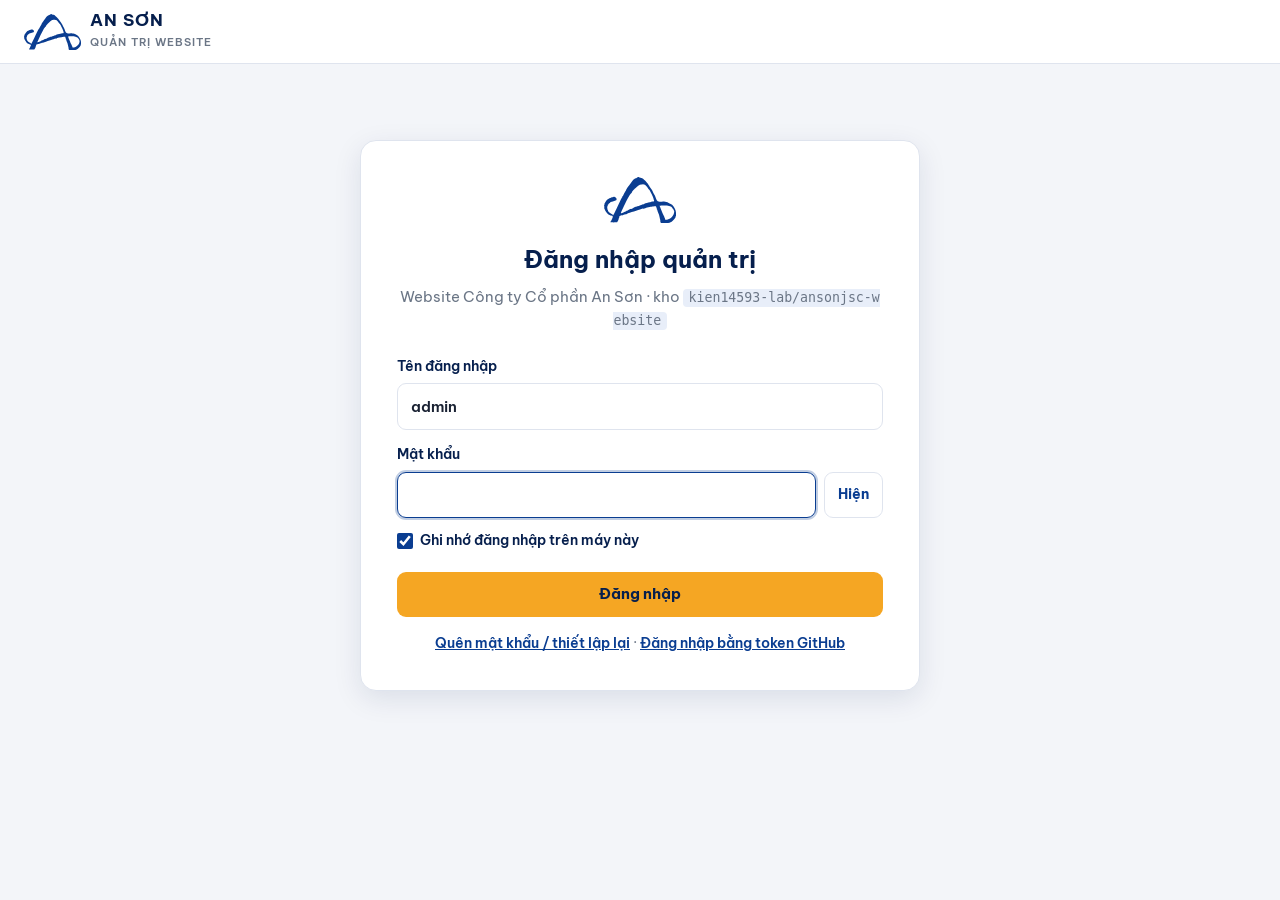
<file: admin/index.html>
<!DOCTYPE html>
<html lang="vi">
<head>
<meta charset="utf-8">
<meta name="viewport" content="width=device-width, initial-scale=1">
<meta name="robots" content="noindex, nofollow">
<title>Quản trị website – Công ty Cổ phần An Sơn</title>
<link rel="icon" href="../assets/img/favicon.ico" sizes="32x32">
<link rel="preconnect" href="https://fonts.googleapis.com">
<link rel="preconnect" href="https://fonts.gstatic.com" crossorigin>
<link href="https://fonts.googleapis.com/css2?family=Be+Vietnam+Pro:wght@400;500;600;700;800&display=swap" rel="stylesheet">
<link rel="stylesheet" href="https://uicdn.toast.com/editor/latest/toastui-editor.min.css">
<link rel="stylesheet" href="admin.css">
</head>
<body>

<!-- ===== Thanh trên cùng ===== -->
<header class="topbar">
  <a class="brand" href="../index.html" target="_blank" rel="noopener" title="Mở website">
    <img src="../assets/img/logo-mark.svg" alt="An Sơn" width="56" height="36">
    <span><strong>AN SƠN</strong><small>Quản trị website</small></span>
  </a>
  <nav class="topnav" id="topnav" hidden>
    <button class="navbtn active" data-go="list">Bài viết</button>
    <button class="navbtn" data-go="content">Nội dung trang</button>
    <a class="navbtn" href="../index.html" target="_blank" rel="noopener">Xem website ↗</a>
  </nav>
  <div class="userbox" id="userbox" hidden>
    <img id="user-avatar" alt="" width="28" height="28">
    <span id="user-login"></span>
    <button class="btn btn-ghost btn-sm" id="btn-password" type="button" title="Đổi mật khẩu hoặc token">Đổi mật khẩu</button>
    <button class="btn btn-ghost btn-sm" id="btn-logout" type="button">Đăng xuất</button>
  </div>
</header>

<!-- ===== Trạng thái xuất bản ===== -->
<div class="deploy" id="deploy" hidden>
  <span class="dot"></span>
  <span class="msg" id="deploy-msg"></span>
  <a id="deploy-link" href="#" target="_blank" rel="noopener" hidden>Xem trang ↗</a>
  <button class="close" id="deploy-close" type="button" aria-label="Đóng">×</button>
</div>

<main class="main">

  <!-- ===== Đăng nhập ===== -->
  <section class="view" id="view-login">
    <div class="login-card">
      <div class="login-head">
        <img src="../assets/img/logo-mark.svg" alt="" width="72" height="46">
        <h1>Đăng nhập quản trị</h1>
        <p class="muted">Website Công ty Cổ phần An Sơn · kho <code id="repo-name"></code></p>
      </div>
      <div class="loading" id="login-loading"><span class="spinner"></span> Đang kiểm tra cấu hình đăng nhập…</div>
      <p class="error" id="login-fatal" hidden></p>

      <!-- Đăng nhập bằng tên + mật khẩu -->
      <form id="login-form" class="login-form" hidden>
        <label>Tên đăng nhập
          <input type="text" id="user-input" autocomplete="username" required spellcheck="false" autocapitalize="off">
        </label>
        <label>Mật khẩu
          <span class="pw-row">
            <input type="password" id="pass-input" autocomplete="current-password" required>
            <button type="button" class="btn btn-ghost btn-sm pw-toggle" data-for="pass-input">Hiện</button>
          </span>
        </label>
        <label class="check"><input type="checkbox" id="remember" checked> Ghi nhớ đăng nhập trên máy này</label>
        <button class="btn btn-primary" type="submit" id="btn-login">Đăng nhập</button>
        <p class="error" id="login-error" hidden></p>
        <p class="links small">
          <button type="button" class="link-btn" id="link-reset">Quên mật khẩu / thiết lập lại</button> ·
          <button type="button" class="link-btn" id="link-token-login">Đăng nhập bằng token GitHub</button>
        </p>
      </form>

      <!-- Đăng nhập bằng token GitHub (dành cho chủ kho) -->
      <form id="token-form" class="login-form" hidden autocomplete="off">
        <label>Mã truy cập GitHub (token)
          <input type="password" id="token-input" placeholder="github_pat_…" spellcheck="false" autocomplete="off">
        </label>
        <label class="check"><input type="checkbox" id="remember-token" checked> Ghi nhớ đăng nhập trên máy này</label>
        <button class="btn btn-primary" type="submit" id="btn-token-login">Đăng nhập</button>
        <p class="error" id="token-error" hidden></p>
        <p class="links small"><button type="button" class="link-btn" id="link-pass-login">← Đăng nhập bằng mật khẩu</button></p>
      </form>
    </div>
  </section>

  <!-- ===== Thiết lập đăng nhập (lần đầu / đổi mật khẩu / đổi token) ===== -->
  <section class="view" id="view-setup" hidden>
    <div class="login-card wide">
      <div class="login-head">
        <img src="../assets/img/logo-mark.svg" alt="" width="72" height="46">
        <h1 id="setup-title">Thiết lập đăng nhập</h1>
        <p class="muted" id="setup-intro">Chỉ làm một lần. Sau bước này, người được cấp mật khẩu có thể đăng nhập bằng <strong>tên đăng nhập + mật khẩu</strong> từ bất kỳ máy nào.</p>
      </div>
      <form id="setup-form" autocomplete="off">
        <section class="step">
          <h3><span class="num">1</span> Mã truy cập GitHub (token)</h3>
          <details class="help" id="setup-help" open>
            <summary>Cách tạo token (khoảng 1 phút)</summary>
            <ol>
              <li>Đăng nhập GitHub bằng tài khoản <strong id="help-owner"></strong>, rồi mở <a id="help-token-link" href="https://github.com/settings/personal-access-tokens/new" target="_blank" rel="noopener">github.com/settings/personal-access-tokens/new</a>.</li>
              <li><em>Token name</em>: <code>Quan tri website</code>. <em>Expiration</em>: chọn <strong>Custom</strong> và đặt ngày xa nhất được phép (tối đa 1 năm; khi hết hạn chỉ cần thiết lập lại).</li>
              <li><em>Repository access</em> → <strong>Only select repositories</strong> → chọn <code id="help-repo"></code>.</li>
              <li><em>Permissions</em> → <em>Repository permissions</em> → <strong>Contents: Read and write</strong> (Metadata tự bật ở mức Read).</li>
              <li>Bấm <strong>Generate token</strong>, sao chép chuỗi <code>github_pat_…</code> và dán vào ô dưới.</li>
            </ol>
          </details>
          <label>Token <span class="muted" id="setup-token-note"></span>
            <input type="password" id="setup-token" placeholder="github_pat_…" spellcheck="false" autocomplete="off">
          </label>
        </section>

        <section class="step">
          <h3><span class="num">2</span> Tên đăng nhập và mật khẩu</h3>
          <label>Tên đăng nhập
            <input type="text" id="setup-user" value="admin" required maxlength="32" spellcheck="false" autocapitalize="off" autocomplete="off">
          </label>
          <label>Mật khẩu <span class="muted">(tối thiểu 12 ký tự – đã tạo sẵn mật khẩu mạnh, bạn có thể tự đổi)</span>
            <span class="pw-row">
              <input type="text" id="setup-pass" required minlength="12" spellcheck="false" autocomplete="new-password">
              <button type="button" class="btn btn-ghost btn-sm" id="btn-gen-pass" title="Tạo mật khẩu khác">⟳</button>
              <button type="button" class="btn btn-ghost btn-sm" id="btn-copy-pass">Sao chép</button>
            </span>
            <small id="pass-strength"></small>
          </label>
          <p class="note warn"><strong>Hãy lưu mật khẩu này lại ngay.</strong> Mật khẩu không được lưu ở bất kỳ đâu và không thể khôi phục – nếu quên, chỉ có thể thiết lập lại bằng token GitHub mới. Ai biết mật khẩu đều có thể đăng bài, sửa bài.</p>
        </section>

        <div class="row between">
          <label class="check"><input type="checkbox" id="setup-remember" checked> Ghi nhớ đăng nhập trên máy này</label>
          <span class="row">
            <button type="button" class="btn btn-ghost" id="setup-cancel">Huỷ</button>
            <button class="btn btn-primary" type="submit" id="btn-setup">Hoàn tất thiết lập</button>
          </span>
        </div>
        <p class="error" id="setup-error" hidden></p>
        <p class="links small" id="setup-skip-row"><button type="button" class="link-btn" id="link-setup-skip">Bỏ qua – đăng nhập bằng token GitHub</button></p>
      </form>
    </div>
  </section>

  <!-- ===== Danh sách bài viết ===== -->
  <section class="view" id="view-list" hidden>
    <div class="page-head">
      <div>
        <h1>Bài viết</h1>
        <p class="muted" id="list-summary">Đang tải…</p>
      </div>
      <div class="actions">
        <input type="search" id="search" placeholder="Tìm bài viết…">
        <button class="btn btn-ghost" id="btn-reload" type="button" title="Tải lại danh sách">⟳</button>
        <button class="btn btn-primary" id="btn-new" type="button">+ Viết bài mới</button>
      </div>
    </div>
    <div class="table-card">
      <table class="posts" id="posts-table">
        <thead><tr><th>Tiêu đề</th><th>Danh mục</th><th>Ngày đăng</th><th>Trạng thái</th><th class="right">Thao tác</th></tr></thead>
        <tbody id="posts-body"></tbody>
      </table>
      <div class="empty" id="posts-empty" hidden>
        <p><strong>Chưa có bài viết nào.</strong></p>
        <p class="muted">Bấm “Viết bài mới” để đăng bài đầu tiên.</p>
      </div>
      <div class="loading" id="posts-loading"><span class="spinner"></span> Đang tải danh sách bài viết…</div>
    </div>
  </section>

  <!-- ===== Soạn / sửa bài ===== -->
  <section class="view" id="view-editor" hidden>
    <div class="page-head">
      <div>
        <button class="btn btn-ghost btn-sm" id="btn-back" type="button">← Danh sách</button>
        <h1 id="editor-title">Viết bài mới</h1>
      </div>
      <div class="actions">
        <label class="check publish"><input type="checkbox" id="f-published" checked> Hiển thị trên website</label>
        <button class="btn btn-ghost" id="btn-cancel" type="button">Huỷ</button>
        <button class="btn btn-primary" id="btn-save" type="button">Lưu &amp; xuất bản</button>
      </div>
    </div>

    <div class="editor-grid">
      <div class="editor-main">
        <label>Tiêu đề bài viết *
          <input type="text" id="f-title" placeholder="Ví dụ: Khởi công dự án nâng cấp đường ĐT.782" required maxlength="160">
        </label>
        <label>Tóm tắt <span class="muted">(hiển thị ở danh sách tin &amp; khi chia sẻ mạng xã hội)</span>
          <textarea id="f-summary" rows="2" maxlength="300" placeholder="1–2 câu tóm tắt nội dung bài viết"></textarea>
        </label>
        <div class="field">
          <span class="label">Nội dung *</span>
          <div id="editor"></div>
          <textarea id="f-body-fallback" rows="18" hidden placeholder="Nội dung bài viết (định dạng Markdown)"></textarea>
        </div>
      </div>
      <aside class="editor-side">
        <div class="side-card">
          <h3>Thông tin</h3>
          <label>Danh mục
            <select id="f-category"></select>
          </label>
          <label>Ngày đăng
            <input type="date" id="f-date">
          </label>
          <label>Đường dẫn (slug)
            <input type="text" id="f-slug" spellcheck="false" placeholder="tu-dong-tao-tu-tieu-de">
            <small class="muted">Địa chỉ bài: <code id="slug-preview">tin-tuc/…html</code></small>
          </label>
        </div>
        <div class="side-card">
          <h3>Ảnh đại diện</h3>
          <div class="cover" id="cover-box">
            <img id="cover-img" alt="" hidden>
            <span class="placeholder" id="cover-placeholder">Chưa có ảnh</span>
          </div>
          <div class="row">
            <label class="btn btn-ghost btn-sm file-btn">Tải ảnh lên<input type="file" id="f-cover-file" accept="image/*" hidden></label>
            <button class="btn btn-ghost btn-sm" id="btn-cover-clear" type="button">Bỏ ảnh</button>
          </div>
          <small class="muted">Nên dùng ảnh ngang tỷ lệ 16:9, dưới 1 MB.</small>
          <input type="hidden" id="f-cover">
        </div>
        <div class="side-card muted small">
          <strong>Mẹo:</strong> dán ảnh trực tiếp vào khung soạn thảo để tải lên. Liên kết tới trang khác của website dùng dạng <code>../lien-he.html</code>.
        </div>
      </aside>
    </div>
  </section>

  <!-- ===== Nội dung các trang (thông tin công ty, nhân sự, thiết bị, hợp đồng, dự án…) ===== -->
  <section class="view" id="view-content" hidden>
    <div class="page-head">
      <div>
        <h1>Nội dung trang</h1>
        <p class="muted">Sửa thông tin hiển thị trên Trang chủ, Giới thiệu, Năng lực, Dự án, Liên hệ. Bấm <strong>Lưu</strong> để website cập nhật (1–2 phút).</p>
      </div>
      <div class="actions">
        <span class="chip draft" id="content-dirty" hidden>Chưa lưu</span>
        <button class="btn btn-ghost" id="content-reload" type="button" title="Tải lại từ kho, bỏ thay đổi chưa lưu">⟳</button>
        <button class="btn btn-primary" id="content-save" type="button">Lưu &amp; cập nhật website</button>
      </div>
    </div>
    <div class="content-grid">
      <nav class="content-nav" id="content-nav" aria-label="Các phần nội dung"></nav>
      <div class="content-main">
        <div class="loading" id="content-loading"><span class="spinner"></span> Đang tải nội dung…</div>
        <p class="error" id="content-error" hidden></p>
        <div id="content-form"></div>
      </div>
    </div>
  </section>
</main>

<div class="toast-wrap" id="toasts"></div>

<!-- Hộp thoại xác nhận -->
<dialog id="confirm">
  <form method="dialog">
    <h3 id="confirm-title">Xác nhận</h3>
    <p id="confirm-msg"></p>
    <div class="row right">
      <button class="btn btn-ghost" value="cancel">Huỷ</button>
      <button class="btn btn-danger" value="ok" id="confirm-ok">Xoá</button>
    </div>
  </form>
</dialog>

<script src="https://uicdn.toast.com/editor/latest/toastui-editor-all.min.js"></script>
<script src="config.js"></script>
<script src="admin.js"></script>
<script src="content.js"></script>
</body>
</html>
</file>
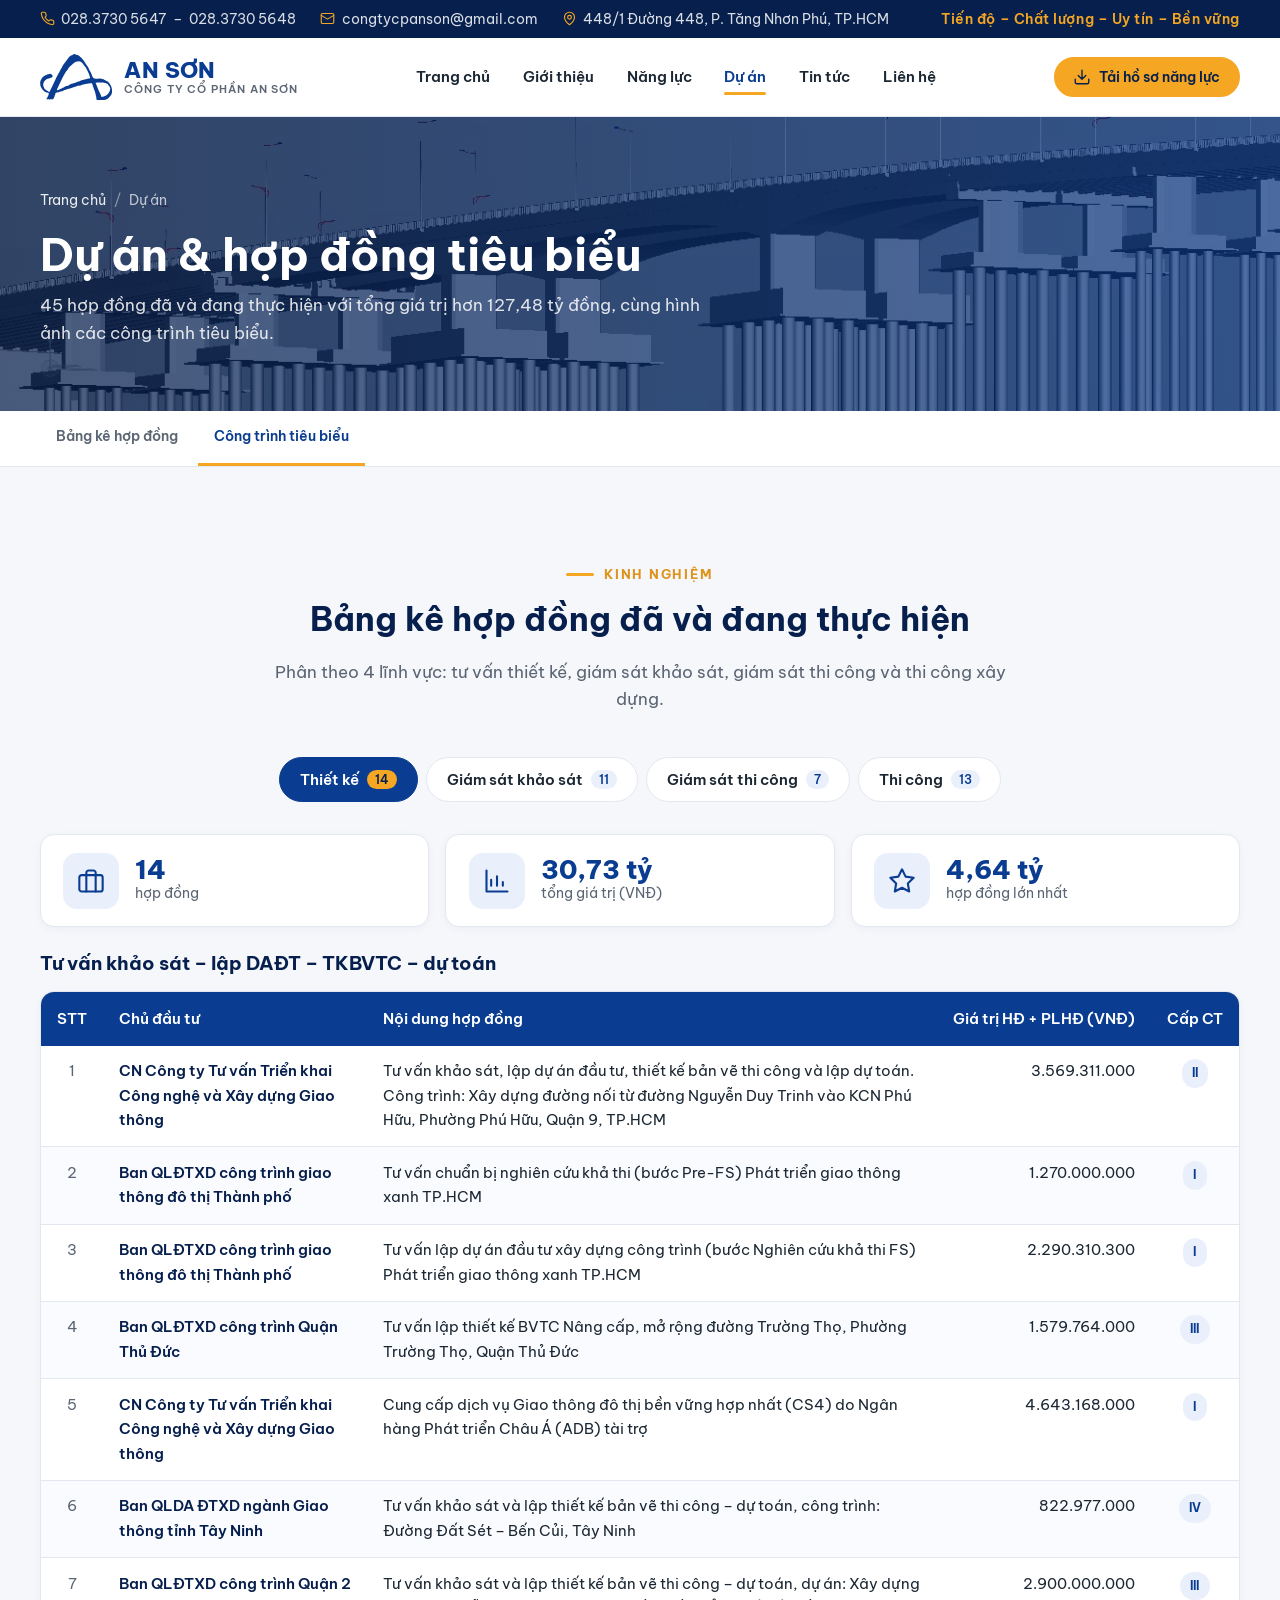
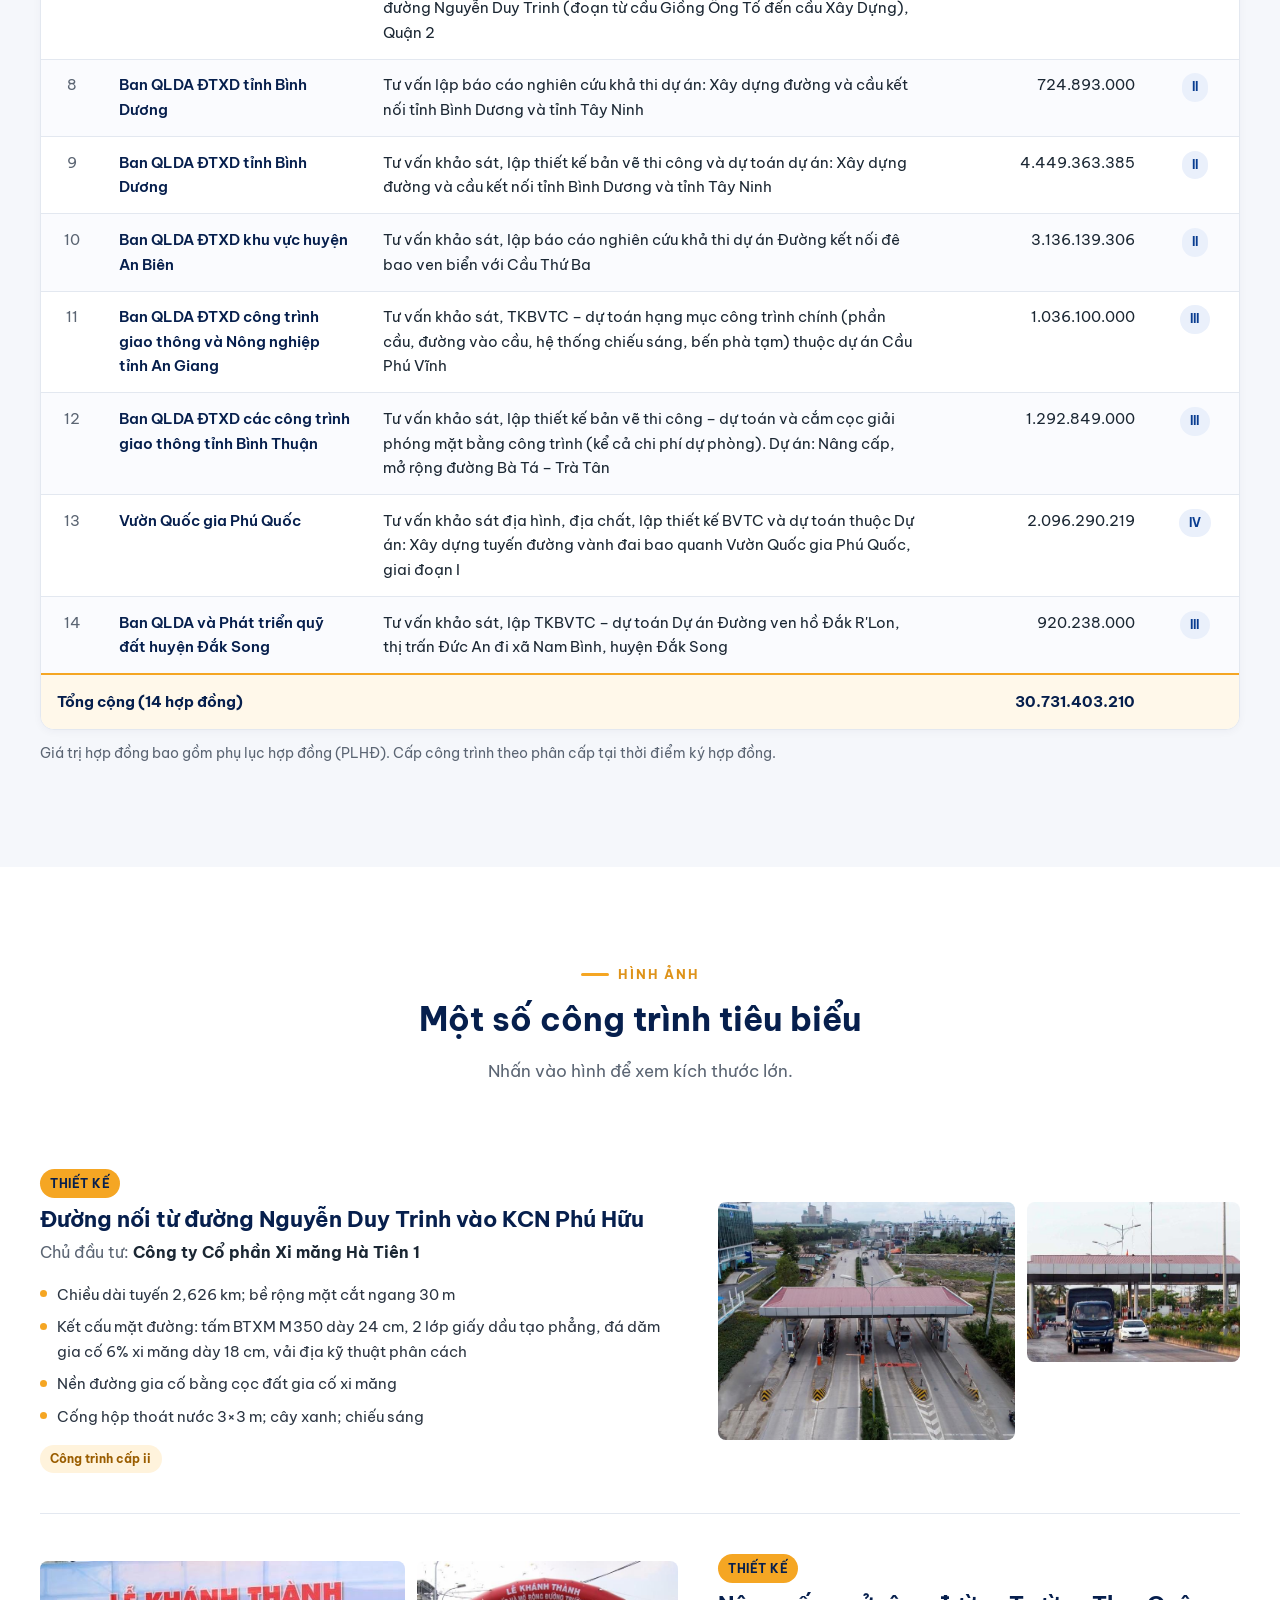
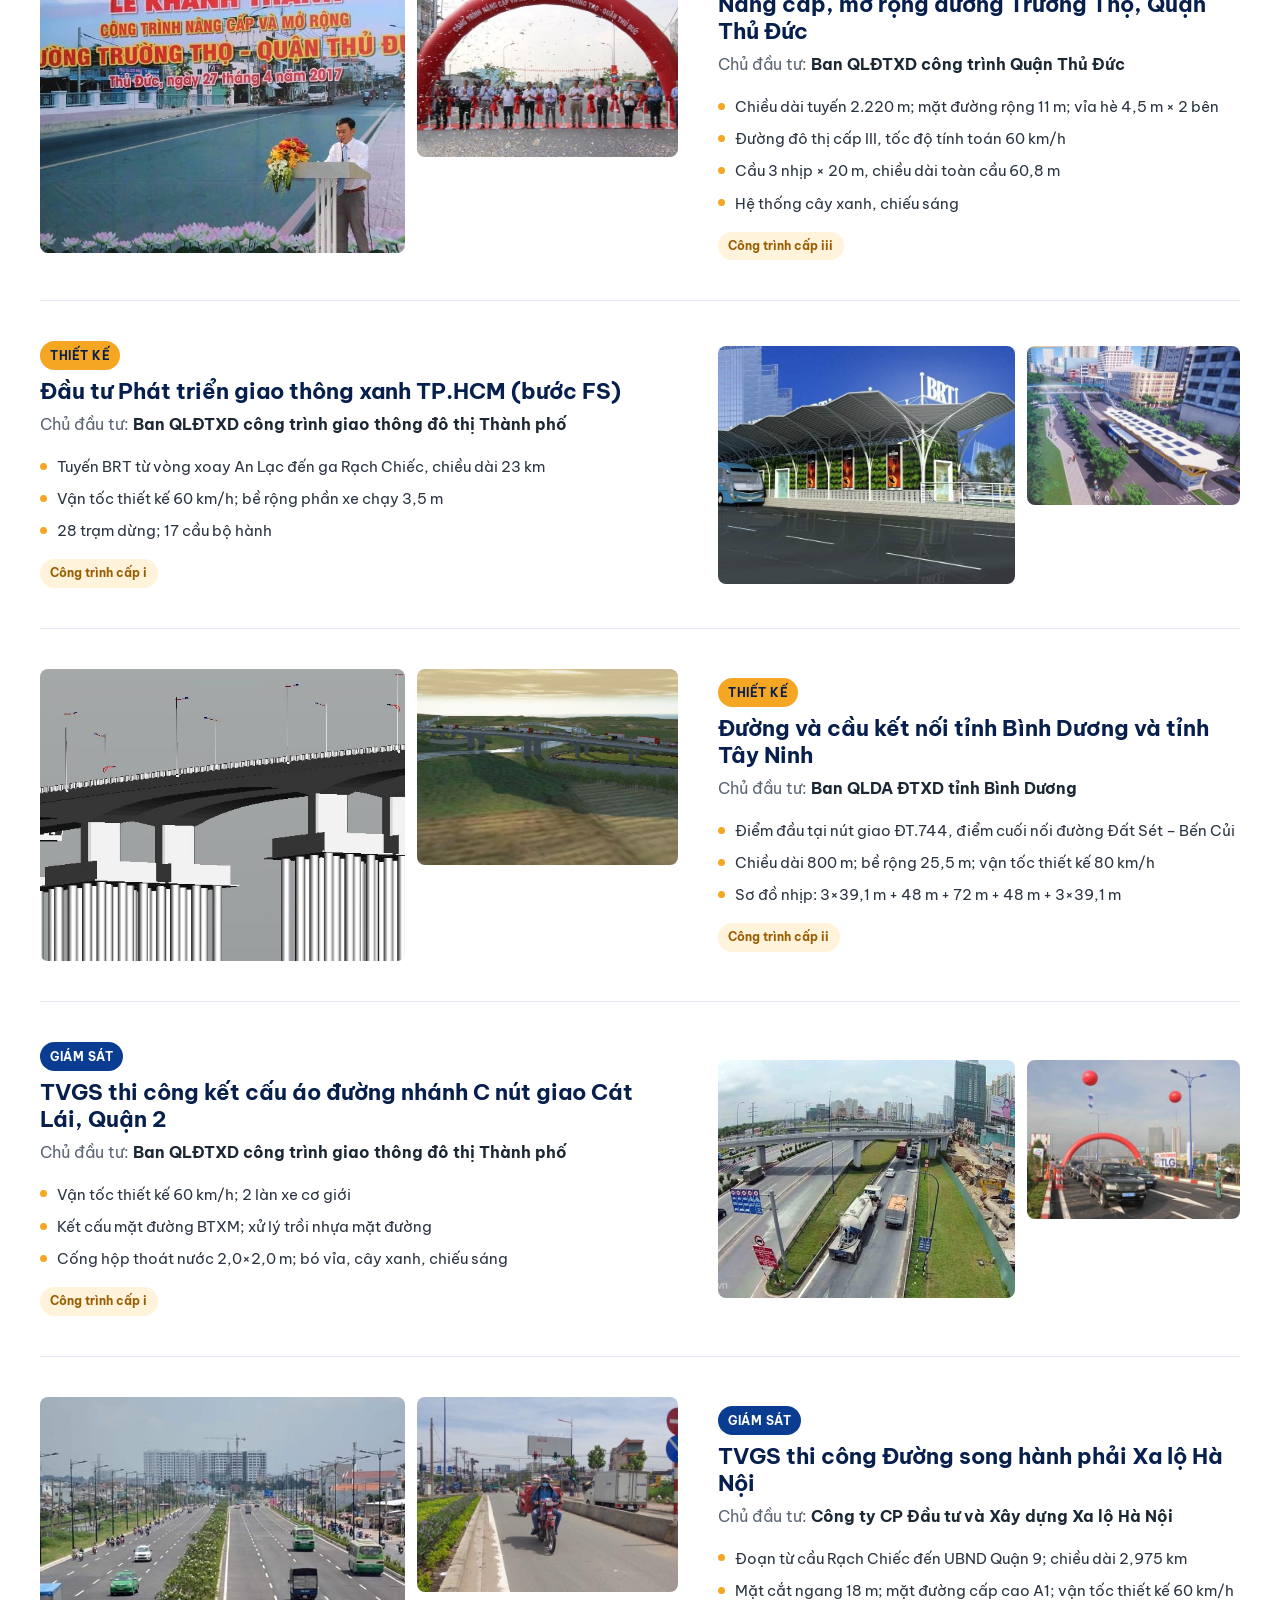
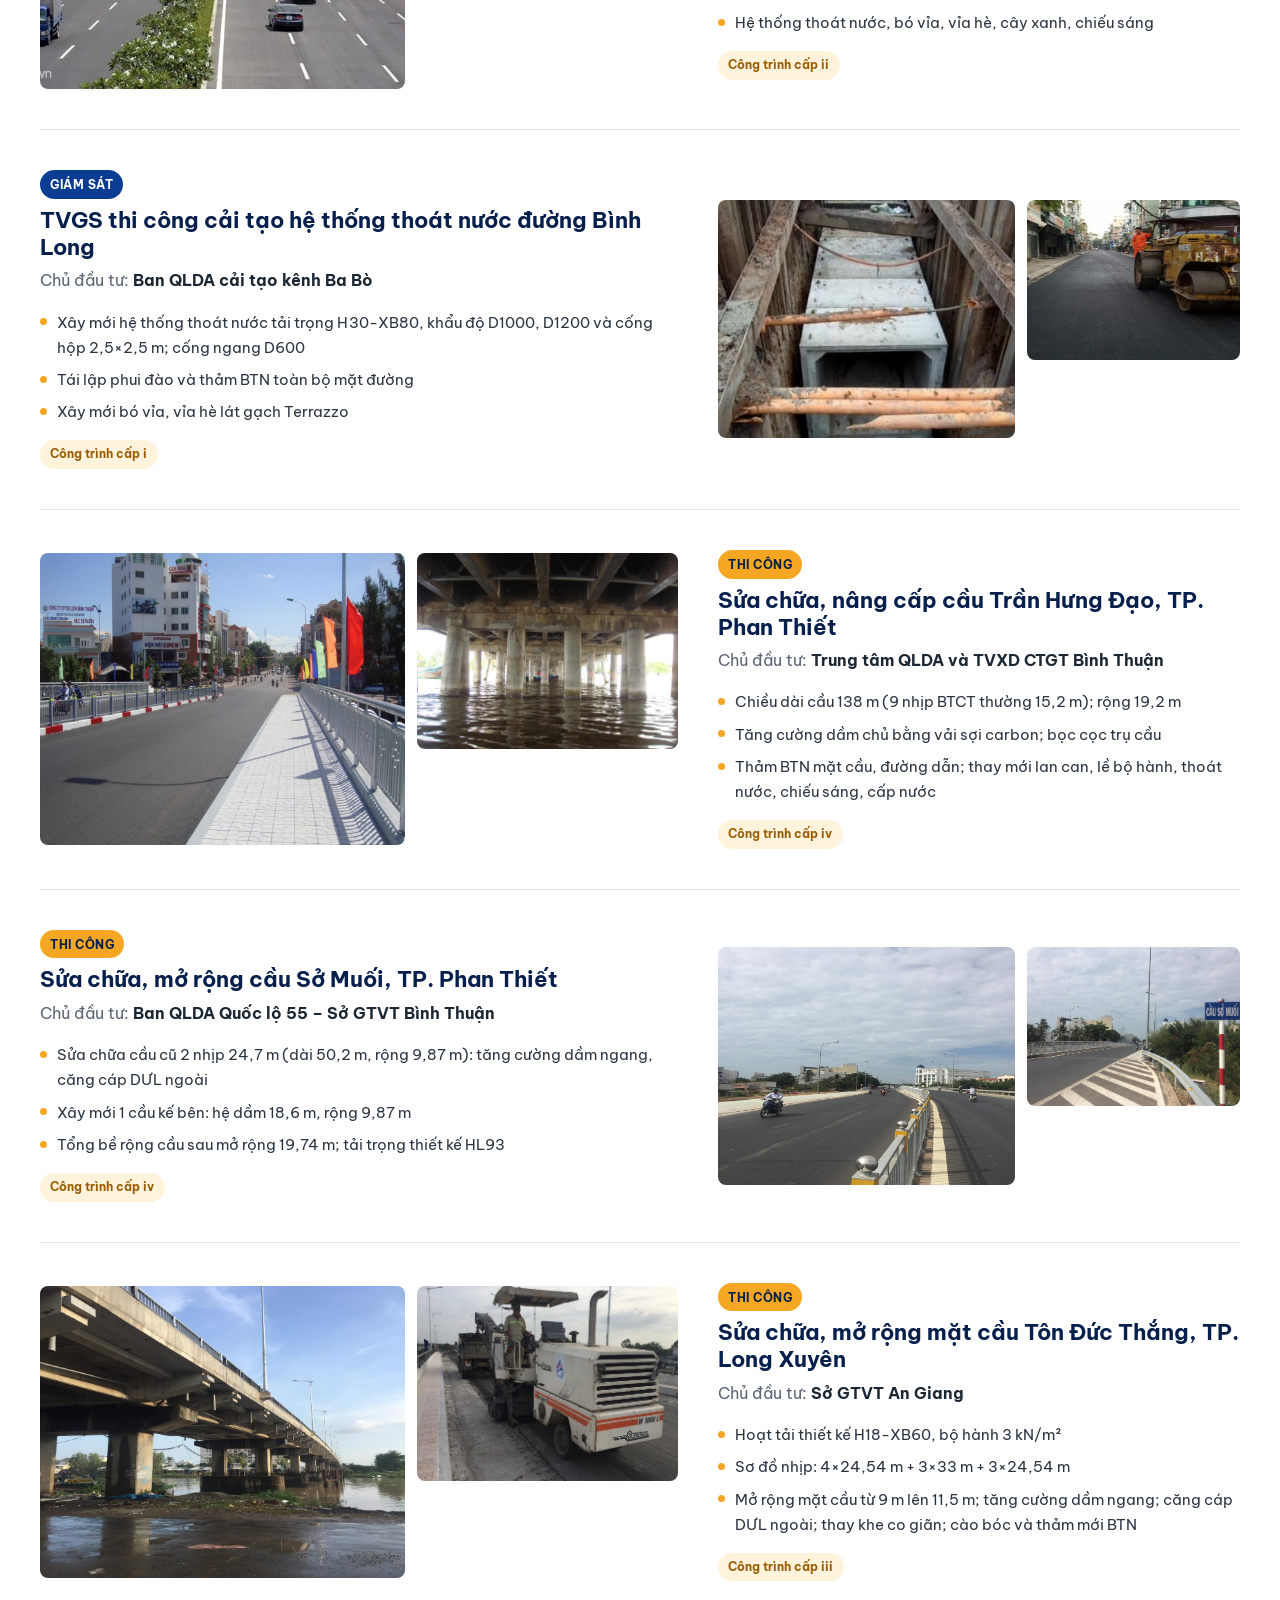
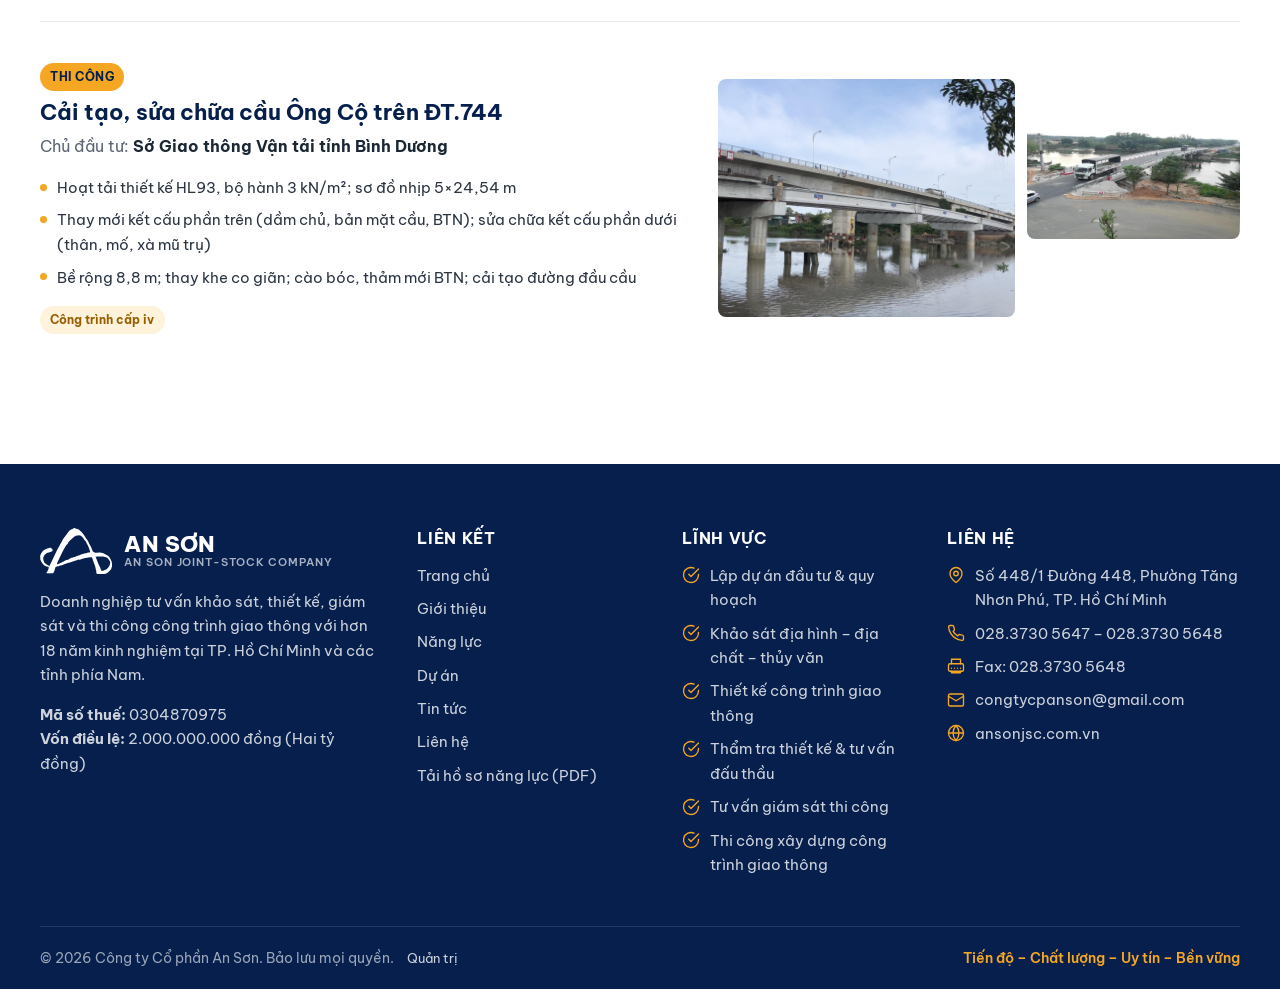
<file: du-an.html>
<!DOCTYPE html>
<html lang="vi">
<head>
<meta charset="utf-8">
<meta name="viewport" content="width=device-width, initial-scale=1">
<title>Dự án tiêu biểu | Công ty Cổ phần An Sơn</title>
<meta name="description" content="Bảng kê hợp đồng tư vấn thiết kế, giám sát khảo sát, giám sát thi công, thi công xây dựng và hình ảnh các công trình cầu đường tiêu biểu của Công ty Cổ phần An Sơn.">
<meta name="keywords" content="An Sơn, ANSON JSC, tư vấn thiết kế cầu đường, tư vấn giám sát, thi công công trình giao thông, khảo sát địa hình, lập dự án đầu tư, TP.HCM">
<meta name="author" content="Công ty Cổ phần An Sơn">
<link rel="canonical" href="https://ansonjsc.com.vn/du-an.html">
<meta property="og:type" content="website">
<meta property="og:locale" content="vi_VN">
<meta property="og:site_name" content="Công ty Cổ phần An Sơn">
<meta property="og:title" content="Dự án tiêu biểu | Công ty Cổ phần An Sơn">
<meta property="og:description" content="Bảng kê hợp đồng tư vấn thiết kế, giám sát khảo sát, giám sát thi công, thi công xây dựng và hình ảnh các công trình cầu đường tiêu biểu của Công ty Cổ phần An Sơn.">
<meta property="og:url" content="https://ansonjsc.com.vn/du-an.html">
<meta property="og:image" content="https://ansonjsc.com.vn/assets/img/prj-tk-bdtn-1.jpg">
<meta name="twitter:card" content="summary_large_image">
<meta name="theme-color" content="#0a3d91">
<link rel="icon" href="assets/img/favicon.ico" sizes="32x32">
<link rel="icon" href="assets/img/favicon-192.png" type="image/png" sizes="192x192">
<link rel="apple-touch-icon" href="assets/img/favicon-192.png">
<link rel="preconnect" href="https://fonts.googleapis.com">
<link rel="preconnect" href="https://fonts.gstatic.com" crossorigin>
<link href="https://fonts.googleapis.com/css2?family=Be+Vietnam+Pro:wght@400;500;600;700;800&display=swap" rel="stylesheet">
<link rel="stylesheet" href="assets/css/style.css">
<script type="application/ld+json">
{
  "@context": "https://schema.org",
  "@type": "Organization",
  "name": "Công ty Cổ phần An Sơn",
  "alternateName": ["AN SON JOINT-STOCK COMPANY", "ANSON JSC"],
  "url": "https://ansonjsc.com.vn",
  "logo": "https://ansonjsc.com.vn/assets/img/logo-stacked.png",
  "email": "congtycpanson@gmail.com",
  "telephone": "+84 2837305647",
  "foundingDate": "2007-03-15",
  "taxID": "0304870975",
  "address": {
    "@type": "PostalAddress",
    "streetAddress": "448/1 Đường 448",
    "addressLocality": "Phường Tăng Nhơn Phú",
    "addressRegion": "Thành phố Hồ Chí Minh",
    "addressCountry": "VN"
  }
}
</script>
</head>
<body>
<div class="topbar">
  <div class="container">
    <ul>
      <li><svg class="" viewBox="0 0 24 24" fill="none" stroke="currentColor" stroke-width="1.8" stroke-linecap="round" stroke-linejoin="round" aria-hidden="true"><path d="M22 16.92v3a2 2 0 0 1-2.18 2 19.8 19.8 0 0 1-8.63-3.07 19.5 19.5 0 0 1-6-6A19.8 19.8 0 0 1 2.12 4.18 2 2 0 0 1 4.11 2h3a2 2 0 0 1 2 1.72c.13.96.36 1.9.7 2.81a2 2 0 0 1-.45 2.11L8.09 9.91a16 16 0 0 0 6 6l1.27-1.27a2 2 0 0 1 2.11-.45c.91.34 1.85.57 2.81.7A2 2 0 0 1 22 16.92z"/></svg><a href="tel:02837305647">028.3730 5647</a> – <a href="tel:02837305648">028.3730 5648</a></li>
      <li><svg class="" viewBox="0 0 24 24" fill="none" stroke="currentColor" stroke-width="1.8" stroke-linecap="round" stroke-linejoin="round" aria-hidden="true"><rect x="2" y="4" width="20" height="16" rx="2"/><path d="m22 7-10 6L2 7"/></svg><a href="mailto:congtycpanson@gmail.com">congtycpanson@gmail.com</a></li>
      <li><svg class="" viewBox="0 0 24 24" fill="none" stroke="currentColor" stroke-width="1.8" stroke-linecap="round" stroke-linejoin="round" aria-hidden="true"><path d="M20 10c0 6-8 12-8 12s-8-6-8-12a8 8 0 0 1 16 0z"/><circle cx="12" cy="10" r="3"/></svg><span>448/1 Đường 448, P. Tăng Nhơn Phú, TP.HCM</span></li>
    </ul>
    <span class="slogan">Tiến độ – Chất lượng – Uy tín – Bền vững</span>
  </div>
</div>
<header class="header">
  <div class="container">
    <a class="brand" href="index.html" aria-label="Công ty Cổ phần An Sơn – Trang chủ">
      <img src="assets/img/logo-mark.svg" alt="Logo An Sơn" width="72" height="46">
      <span class="brand-text"><span class="brand-name">AN SƠN</span><span class="brand-sub">Công ty Cổ phần An Sơn</span></span>
    </a>
    <nav class="nav" id="nav" aria-label="Menu chính">
      <a href="index.html">Trang chủ</a><a href="gioi-thieu.html">Giới thiệu</a><a href="nang-luc.html">Năng lực</a><a href="du-an.html">Dự án</a><a href="tin-tuc.html">Tin tức</a><a href="lien-he.html">Liên hệ</a>
      <a class="btn btn-primary btn-sm" href="assets/docs/ho-so-nang-luc-anson-2026.pdf" target="_blank" rel="noopener"><svg class="" viewBox="0 0 24 24" fill="none" stroke="currentColor" stroke-width="1.8" stroke-linecap="round" stroke-linejoin="round" aria-hidden="true"><path d="M21 15v4a2 2 0 0 1-2 2H5a2 2 0 0 1-2-2v-4M7 10l5 5 5-5M12 15V3"/></svg> Hồ sơ năng lực</a>
    </nav>
    <a class="btn btn-primary btn-sm header-cta" href="assets/docs/ho-so-nang-luc-anson-2026.pdf" target="_blank" rel="noopener"><svg class="" viewBox="0 0 24 24" fill="none" stroke="currentColor" stroke-width="1.8" stroke-linecap="round" stroke-linejoin="round" aria-hidden="true"><path d="M21 15v4a2 2 0 0 1-2 2H5a2 2 0 0 1-2-2v-4M7 10l5 5 5-5M12 15V3"/></svg> Tải hồ sơ năng lực</a>
    <button class="nav-toggle" aria-label="Mở menu" aria-expanded="false" aria-controls="nav"><svg class="" viewBox="0 0 24 24" fill="none" stroke="currentColor" stroke-width="1.8" stroke-linecap="round" stroke-linejoin="round" aria-hidden="true"><path d="M3 6h18M3 12h18M3 18h18"/></svg></button>
  </div>
</header>
<section class="page-hero">
  <div class="bg" style="background-image:url('assets/img/prj-tk-bdtn-1.jpg')"></div>
  <div class="container">
    <ol class="breadcrumb"><li><a href="index.html">Trang chủ</a></li><li>Dự án</li></ol>
    <h1>Dự án &amp; hợp đồng tiêu biểu</h1>
    <p>45 hợp đồng đã và đang thực hiện với tổng giá trị hơn 127,48 tỷ đồng, cùng hình ảnh các công trình tiêu biểu.</p>
  </div>
</section>
<div class="subnav"><div class="container"><ul><li><a href="#hop-dong">Bảng kê hợp đồng</a></li><li><a href="#tieu-bieu">Công trình tiêu biểu</a></li></ul></div></div>

<section class="section" id="hop-dong">
  <div class="container">
    <div class="section-head reveal"><span class="eyebrow">Kinh nghiệm</span><h2>Bảng kê hợp đồng đã và đang thực hiện</h2><p>Phân theo 4 lĩnh vực: tư vấn thiết kế, giám sát khảo sát, giám sát thi công và thi công xây dựng.</p></div>
    <div data-tabs class="reveal">
      <div class="tabs"><button class="tab-btn active" data-tab="hd-tk">Thiết kế <span class="cnt">14</span></button><button class="tab-btn" data-tab="hd-gsks">Giám sát khảo sát <span class="cnt">11</span></button><button class="tab-btn" data-tab="hd-gstc">Giám sát thi công <span class="cnt">7</span></button><button class="tab-btn" data-tab="hd-tc">Thi công <span class="cnt">13</span></button></div>
      <div class="tab-panel active" id="hd-tk">
  <div class="tab-summary">
    <div class="card"><div class="icon-box" style="margin:0"><svg class="" viewBox="0 0 24 24" fill="none" stroke="currentColor" stroke-width="1.8" stroke-linecap="round" stroke-linejoin="round" aria-hidden="true"><rect x="2" y="7" width="20" height="14" rx="2"/><path d="M16 21V5a2 2 0 0 0-2-2h-4a2 2 0 0 0-2 2v16"/></svg></div><div><div class="v">14</div><div class="l">hợp đồng</div></div></div>
    <div class="card"><div class="icon-box" style="margin:0"><svg class="" viewBox="0 0 24 24" fill="none" stroke="currentColor" stroke-width="1.8" stroke-linecap="round" stroke-linejoin="round" aria-hidden="true"><path d="M3 3v18h18"/><path d="M7 16v-5M12 16V8M17 16v-3"/></svg></div><div><div class="v">30,73 tỷ</div><div class="l">tổng giá trị (VNĐ)</div></div></div>
    <div class="card"><div class="icon-box" style="margin:0"><svg class="" viewBox="0 0 24 24" fill="none" stroke="currentColor" stroke-width="1.8" stroke-linecap="round" stroke-linejoin="round" aria-hidden="true"><path d="m12 2 3.09 6.26L22 9.27l-5 4.87 1.18 6.88L12 17.77l-6.18 3.25L7 14.14 2 9.27l6.91-1.01z"/></svg></div><div><div class="v">4,64 tỷ</div><div class="l">hợp đồng lớn nhất</div></div></div>
  </div>
  <h3 style="margin-bottom:1rem">Tư vấn khảo sát – lập DAĐT – TKBVTC – dự toán</h3>
  <div class="table-wrap"><table class="data"><thead><tr><th style="width:56px">STT</th><th>Chủ đầu tư</th><th>Nội dung hợp đồng</th><th style="text-align:right">Giá trị HĐ + PLHĐ (VNĐ)</th><th style="text-align:center">Cấp CT</th></tr></thead>
  <tbody><tr><td class="stt">1</td><td class="owner">CN Công ty Tư vấn Triển khai Công nghệ và Xây dựng Giao thông</td><td class="desc">Tư vấn khảo sát, lập dự án đầu tư, thiết kế bản vẽ thi công và lập dự toán. Công trình: Xây dựng đường nối từ đường Nguyễn Duy Trinh vào KCN Phú Hữu, Phường Phú Hữu, Quận 9, TP.HCM</td><td class="num">3.569.311.000</td><td class="center"><span class="chip">II</span></td></tr><tr><td class="stt">2</td><td class="owner">Ban QLĐTXD công trình giao thông đô thị Thành phố</td><td class="desc">Tư vấn chuẩn bị nghiên cứu khả thi (bước Pre-FS) Phát triển giao thông xanh TP.HCM</td><td class="num">1.270.000.000</td><td class="center"><span class="chip">I</span></td></tr><tr><td class="stt">3</td><td class="owner">Ban QLĐTXD công trình giao thông đô thị Thành phố</td><td class="desc">Tư vấn lập dự án đầu tư xây dựng công trình (bước Nghiên cứu khả thi FS) Phát triển giao thông xanh TP.HCM</td><td class="num">2.290.310.300</td><td class="center"><span class="chip">I</span></td></tr><tr><td class="stt">4</td><td class="owner">Ban QLĐTXD công trình Quận Thủ Đức</td><td class="desc">Tư vấn lập thiết kế BVTC Nâng cấp, mở rộng đường Trường Thọ, Phường Trường Thọ, Quận Thủ Đức</td><td class="num">1.579.764.000</td><td class="center"><span class="chip">III</span></td></tr><tr><td class="stt">5</td><td class="owner">CN Công ty Tư vấn Triển khai Công nghệ và Xây dựng Giao thông</td><td class="desc">Cung cấp dịch vụ Giao thông đô thị bền vững hợp nhất (CS4) do Ngân hàng Phát triển Châu Á (ADB) tài trợ</td><td class="num">4.643.168.000</td><td class="center"><span class="chip">I</span></td></tr><tr><td class="stt">6</td><td class="owner">Ban QLDA ĐTXD ngành Giao thông tỉnh Tây Ninh</td><td class="desc">Tư vấn khảo sát và lập thiết kế bản vẽ thi công – dự toán, công trình: Đường Đất Sét – Bến Củi, Tây Ninh</td><td class="num">822.977.000</td><td class="center"><span class="chip">IV</span></td></tr><tr><td class="stt">7</td><td class="owner">Ban QLĐTXD công trình Quận 2</td><td class="desc">Tư vấn khảo sát và lập thiết kế bản vẽ thi công – dự toán, dự án: Xây dựng đường Nguyễn Duy Trinh (đoạn từ cầu Giồng Ông Tố đến cầu Xây Dựng), Quận 2</td><td class="num">2.900.000.000</td><td class="center"><span class="chip">III</span></td></tr><tr><td class="stt">8</td><td class="owner">Ban QLDA ĐTXD tỉnh Bình Dương</td><td class="desc">Tư vấn lập báo cáo nghiên cứu khả thi dự án: Xây dựng đường và cầu kết nối tỉnh Bình Dương và tỉnh Tây Ninh</td><td class="num">724.893.000</td><td class="center"><span class="chip">II</span></td></tr><tr><td class="stt">9</td><td class="owner">Ban QLDA ĐTXD tỉnh Bình Dương</td><td class="desc">Tư vấn khảo sát, lập thiết kế bản vẽ thi công và dự toán dự án: Xây dựng đường và cầu kết nối tỉnh Bình Dương và tỉnh Tây Ninh</td><td class="num">4.449.363.385</td><td class="center"><span class="chip">II</span></td></tr><tr><td class="stt">10</td><td class="owner">Ban QLDA ĐTXD khu vực huyện An Biên</td><td class="desc">Tư vấn khảo sát, lập báo cáo nghiên cứu khả thi dự án Đường kết nối đê bao ven biển với Cầu Thứ Ba</td><td class="num">3.136.139.306</td><td class="center"><span class="chip">II</span></td></tr><tr><td class="stt">11</td><td class="owner">Ban QLDA ĐTXD công trình giao thông và Nông nghiệp tỉnh An Giang</td><td class="desc">Tư vấn khảo sát, TKBVTC – dự toán hạng mục công trình chính (phần cầu, đường vào cầu, hệ thống chiếu sáng, bến phà tạm) thuộc dự án Cầu Phú Vĩnh</td><td class="num">1.036.100.000</td><td class="center"><span class="chip">III</span></td></tr><tr><td class="stt">12</td><td class="owner">Ban QLDA ĐTXD các công trình giao thông tỉnh Bình Thuận</td><td class="desc">Tư vấn khảo sát, lập thiết kế bản vẽ thi công – dự toán và cắm cọc giải phóng mặt bằng công trình (kể cả chi phí dự phòng). Dự án: Nâng cấp, mở rộng đường Bà Tá – Trà Tân</td><td class="num">1.292.849.000</td><td class="center"><span class="chip">III</span></td></tr><tr><td class="stt">13</td><td class="owner">Vườn Quốc gia Phú Quốc</td><td class="desc">Tư vấn khảo sát địa hình, địa chất, lập thiết kế BVTC và dự toán thuộc Dự án: Xây dựng tuyến đường vành đai bao quanh Vườn Quốc gia Phú Quốc, giai đoạn I</td><td class="num">2.096.290.219</td><td class="center"><span class="chip">IV</span></td></tr><tr><td class="stt">14</td><td class="owner">Ban QLDA và Phát triển quỹ đất huyện Đắk Song</td><td class="desc">Tư vấn khảo sát, lập TKBVTC – dự toán Dự án Đường ven hồ Đắk R&#x27;Lon, thị trấn Đức An đi xã Nam Bình, huyện Đắk Song</td><td class="num">920.238.000</td><td class="center"><span class="chip">III</span></td></tr></tbody>
  <tfoot><tr><td colspan="3">Tổng cộng (14 hợp đồng)</td><td class="num">30.731.403.210</td><td></td></tr></tfoot></table></div>
</div><div class="tab-panel" id="hd-gsks">
  <div class="tab-summary">
    <div class="card"><div class="icon-box" style="margin:0"><svg class="" viewBox="0 0 24 24" fill="none" stroke="currentColor" stroke-width="1.8" stroke-linecap="round" stroke-linejoin="round" aria-hidden="true"><rect x="2" y="7" width="20" height="14" rx="2"/><path d="M16 21V5a2 2 0 0 0-2-2h-4a2 2 0 0 0-2 2v16"/></svg></div><div><div class="v">11</div><div class="l">hợp đồng</div></div></div>
    <div class="card"><div class="icon-box" style="margin:0"><svg class="" viewBox="0 0 24 24" fill="none" stroke="currentColor" stroke-width="1.8" stroke-linecap="round" stroke-linejoin="round" aria-hidden="true"><path d="M3 3v18h18"/><path d="M7 16v-5M12 16V8M17 16v-3"/></svg></div><div><div class="v">3,74 tỷ</div><div class="l">tổng giá trị (VNĐ)</div></div></div>
    <div class="card"><div class="icon-box" style="margin:0"><svg class="" viewBox="0 0 24 24" fill="none" stroke="currentColor" stroke-width="1.8" stroke-linecap="round" stroke-linejoin="round" aria-hidden="true"><path d="m12 2 3.09 6.26L22 9.27l-5 4.87 1.18 6.88L12 17.77l-6.18 3.25L7 14.14 2 9.27l6.91-1.01z"/></svg></div><div><div class="v">0,69 tỷ</div><div class="l">hợp đồng lớn nhất</div></div></div>
  </div>
  <h3 style="margin-bottom:1rem">Tư vấn giám sát khảo sát xây dựng</h3>
  <div class="table-wrap"><table class="data"><thead><tr><th style="width:56px">STT</th><th>Chủ đầu tư</th><th>Nội dung hợp đồng</th><th style="text-align:right">Giá trị HĐ + PLHĐ (VNĐ)</th><th style="text-align:center">Cấp CT</th></tr></thead>
  <tbody><tr><td class="stt">1</td><td class="owner">Ban QLDA ĐTXD các công trình giao thông TP.HCM</td><td class="desc">Tư vấn giám sát khảo sát giai đoạn lập Báo cáo nghiên cứu khả thi Dự án thành phần 2: Đầu tư xây dựng đường gom dân sinh, cầu vượt ngang đường cao tốc (cao tốc TP. Hồ Chí Minh – Mộc Bài)</td><td class="num">168.830.000</td><td class="center"><span class="chip">II</span></td></tr><tr><td class="stt">2</td><td class="owner">Ban QLDA ĐTXD các công trình giao thông TP.HCM</td><td class="desc">Tư vấn giám sát khảo sát giai đoạn lập Báo cáo nghiên cứu khả thi Dự án thành phần 1: Đầu tư xây dựng đường cao tốc TP. Hồ Chí Minh – Mộc Bài (giai đoạn 1) theo phương thức đối tác công tư (hợp đồng BOT)</td><td class="num">526.980.000</td><td class="center"><span class="chip">Đặc biệt</span></td></tr><tr><td class="stt">3</td><td class="owner">Ban QLĐTXD công trình giao thông đô thị Thành phố</td><td class="desc">Tư vấn giám sát khảo sát – giai đoạn thiết kế chi tiết Dự án: Phát triển giao thông xanh TP. Hồ Chí Minh</td><td class="num">431.920.000</td><td class="center"><span class="chip">I</span></td></tr><tr><td class="stt">4</td><td class="owner">Ban QLDA ĐTXD các công trình giao thông TP.HCM</td><td class="desc">Tư vấn giám sát khảo sát bước lập Báo cáo nghiên cứu khả thi dự án thành phần 1: Xây dựng đường Vành đai 3 đoạn qua TP.HCM (bao gồm kênh Thầy Thuốc)</td><td class="num">685.000.000</td><td class="center"><span class="chip">I</span></td></tr><tr><td class="stt">5</td><td class="owner">Ban QLĐTXD công trình giao thông đô thị Thành phố</td><td class="desc">Tư vấn giám sát khảo sát – giai đoạn điều chỉnh nghiên cứu khả thi và thiết kế chi tiết Dự án: Phát triển giao thông xanh TP. Hồ Chí Minh</td><td class="num">132.246.000</td><td class="center"><span class="chip">I</span></td></tr><tr><td class="stt">6</td><td class="owner">Ban Quản lý Dự án 7</td><td class="desc">Tư vấn giám sát khảo sát bước thiết kế kỹ thuật, Dự án thành phần đầu tư xây dựng đoạn Vĩnh Hảo – Phan Thiết thuộc Dự án xây dựng một số đoạn đường bộ cao tốc trên tuyến Bắc – Nam phía Đông giai đoạn 2017–2020</td><td class="num">559.237.800</td><td class="center"><span class="chip">I</span></td></tr><tr><td class="stt">7</td><td class="owner">Ban QLDA ĐTXD các công trình giao thông TP.HCM</td><td class="desc">Tư vấn giám sát khảo sát bước lập thiết kế kỹ thuật Dự án thành phần 2: Đầu tư xây dựng đường gom dân sinh, cầu vượt ngang đường cao tốc (cao tốc TP. Hồ Chí Minh – Mộc Bài)</td><td class="num">388.711.000</td><td class="center"><span class="chip">II</span></td></tr><tr><td class="stt">8</td><td class="owner">Ban QLDA ĐTXD các công trình giao thông TP.HCM</td><td class="desc">Tư vấn giám sát công tác khảo sát bước lập BCNCKT thuộc dự án DATP 2-3: Xây dựng đường cao tốc đoạn từ sông Sài Gòn đến kênh Thầy Cai (bao gồm cầu Phú Thuận qua sông Sài Gòn và cầu Thầy Cai qua kênh Thầy Cai) thuộc dự án đầu tư xây dựng Vành đai 4 TP.HCM</td><td class="num">214.900.651</td><td class="center"><span class="chip">I</span></td></tr><tr><td class="stt">9</td><td class="owner">Ban QLDA ĐTXD các công trình giao thông TP.HCM</td><td class="desc">Tư vấn giám sát công tác khảo sát bước lập BCNCKT thuộc dự án DATP 3: Đầu tư xây dựng đường song hành và đường kết nối vào Khu liên hợp đường Vành đai 4 TP. Hồ Chí Minh đoạn từ cầu Thủ Biên – sông Sài Gòn</td><td class="num">69.000.000</td><td class="center"><span class="chip">I</span></td></tr><tr><td class="stt">10</td><td class="owner">Ban QLDA ĐTXD các công trình giao thông TP.HCM</td><td class="desc">Tư vấn giám sát khảo sát bước lập BCNCKT thuộc Dự án Đầu tư nút giao thông kết nối đường cao tốc Bến Lức – Long Thành với đường Rừng Sác, huyện Cần Giờ</td><td class="num">138.916.714</td><td class="center"><span class="chip">Đặc biệt</span></td></tr><tr><td class="stt">11</td><td class="owner">Ban QLDA ĐTXD các công trình giao thông TP.HCM</td><td class="desc">Tư vấn giám sát khảo sát bước lập TKBVTC thuộc Dự án Đầu tư nút giao thông kết nối đường cao tốc Bến Lức – Long Thành với đường Rừng Sác, huyện Cần Giờ</td><td class="num">423.327.868</td><td class="center"><span class="chip">Đặc biệt</span></td></tr></tbody>
  <tfoot><tr><td colspan="3">Tổng cộng (11 hợp đồng)</td><td class="num">3.739.070.033</td><td></td></tr></tfoot></table></div>
</div><div class="tab-panel" id="hd-gstc">
  <div class="tab-summary">
    <div class="card"><div class="icon-box" style="margin:0"><svg class="" viewBox="0 0 24 24" fill="none" stroke="currentColor" stroke-width="1.8" stroke-linecap="round" stroke-linejoin="round" aria-hidden="true"><rect x="2" y="7" width="20" height="14" rx="2"/><path d="M16 21V5a2 2 0 0 0-2-2h-4a2 2 0 0 0-2 2v16"/></svg></div><div><div class="v">7</div><div class="l">hợp đồng</div></div></div>
    <div class="card"><div class="icon-box" style="margin:0"><svg class="" viewBox="0 0 24 24" fill="none" stroke="currentColor" stroke-width="1.8" stroke-linecap="round" stroke-linejoin="round" aria-hidden="true"><path d="M3 3v18h18"/><path d="M7 16v-5M12 16V8M17 16v-3"/></svg></div><div><div class="v">9,00 tỷ</div><div class="l">tổng giá trị (VNĐ)</div></div></div>
    <div class="card"><div class="icon-box" style="margin:0"><svg class="" viewBox="0 0 24 24" fill="none" stroke="currentColor" stroke-width="1.8" stroke-linecap="round" stroke-linejoin="round" aria-hidden="true"><path d="m12 2 3.09 6.26L22 9.27l-5 4.87 1.18 6.88L12 17.77l-6.18 3.25L7 14.14 2 9.27l6.91-1.01z"/></svg></div><div><div class="v">2,48 tỷ</div><div class="l">hợp đồng lớn nhất</div></div></div>
  </div>
  <h3 style="margin-bottom:1rem">Tư vấn giám sát thi công xây dựng</h3>
  <div class="table-wrap"><table class="data"><thead><tr><th style="width:56px">STT</th><th>Chủ đầu tư</th><th>Nội dung hợp đồng</th><th style="text-align:right">Giá trị HĐ + PLHĐ (VNĐ)</th><th style="text-align:center">Cấp CT</th></tr></thead>
  <tbody><tr><td class="stt">1</td><td class="owner">Ban QLĐTXD công trình giao thông đô thị Thành phố</td><td class="desc">Tư vấn giám sát thi công kết cấu áo đường, xử lý trồi nhựa mặt đường nhánh C nút giao Cát Lái, Quận 2</td><td class="num">306.805.000</td><td class="center"><span class="chip">I</span></td></tr><tr><td class="stt">2</td><td class="owner">Ban QLDA ĐTXD Thành phố Thuận An</td><td class="desc">Tư vấn giám sát thi công xây dựng đường giao thông và hệ thống chiếu sáng, đèn tín hiệu giao thông công trình: Nâng cấp, mở rộng tuyến đường D2, N9 khu dân cư Thuận Giao</td><td class="num">1.014.906.750</td><td class="center"><span class="chip">III</span></td></tr><tr><td class="stt">3</td><td class="owner">Công ty CP Đầu tư và Xây dựng Xa lộ Hà Nội</td><td class="desc">Tư vấn giám sát thi công Đường song hành phải, đoạn từ cầu Rạch Chiếc đến UBND Quận 9 thuộc dự án mở rộng Xa lộ Hà Nội</td><td class="num">725.000.000</td><td class="center"><span class="chip">II</span></td></tr><tr><td class="stt">4</td><td class="owner">Ban QLDA ĐTXD công trình giao thông tỉnh Bình Dương</td><td class="desc">Tư vấn giám sát thi công xây dựng Dự án: Xây dựng cầu bắc qua sông Đồng Nai (cầu Bạch Đằng 2) – Dự án 2: Xây dựng cầu vượt sông Đồng Nai</td><td class="num">1.719.582.000</td><td class="center"><span class="chip">II</span></td></tr><tr><td class="stt">5</td><td class="owner">Sở Giao thông Vận tải tỉnh Kiên Giang</td><td class="desc">Tư vấn giám sát thi công xây dựng gói thầu số 01 thuộc Dự án: Đầu tư xây dựng công trình đường 3/2 nối dài (đường bộ ven biển tỉnh Kiên Giang – đoạn qua TP. Rạch Giá và huyện Châu Thành)</td><td class="num">618.370.200</td><td class="center"><span class="chip">II</span></td></tr><tr><td class="stt">6</td><td class="owner">Chi nhánh Công ty TNHH Tư vấn và Xây dựng ĐH GTVT</td><td class="desc">Gói thầu số 37: Tư vấn giám sát thi công xây lắp công trình (đoạn từ Km43+500 đến cuối Dự án thành phần 1) thuộc Dự án thành phần 1 – Dự án đầu tư xây dựng đường bộ cao tốc Châu Đốc – Cần Thơ – Sóc Trăng (giai đoạn 1)</td><td class="num">2.129.344.000</td><td class="center"><span class="chip">I</span></td></tr><tr><td class="stt">7</td><td class="owner">Sở Xây dựng An Giang</td><td class="desc">Tư vấn giám sát thi công xây dựng dự án: Đầu tư xây dựng công trình Ngầm hóa hạ tầng kỹ thuật khu vực Dương Đông, TP. Phú Quốc, tỉnh Kiên Giang (nay là đặc khu Phú Quốc, tỉnh An Giang)</td><td class="num">2.483.669.385</td><td class="center"><span class="chip">III</span></td></tr></tbody>
  <tfoot><tr><td colspan="3">Tổng cộng (7 hợp đồng)</td><td class="num">8.997.677.335</td><td></td></tr></tfoot></table></div>
</div><div class="tab-panel" id="hd-tc">
  <div class="tab-summary">
    <div class="card"><div class="icon-box" style="margin:0"><svg class="" viewBox="0 0 24 24" fill="none" stroke="currentColor" stroke-width="1.8" stroke-linecap="round" stroke-linejoin="round" aria-hidden="true"><rect x="2" y="7" width="20" height="14" rx="2"/><path d="M16 21V5a2 2 0 0 0-2-2h-4a2 2 0 0 0-2 2v16"/></svg></div><div><div class="v">13</div><div class="l">hợp đồng</div></div></div>
    <div class="card"><div class="icon-box" style="margin:0"><svg class="" viewBox="0 0 24 24" fill="none" stroke="currentColor" stroke-width="1.8" stroke-linecap="round" stroke-linejoin="round" aria-hidden="true"><path d="M3 3v18h18"/><path d="M7 16v-5M12 16V8M17 16v-3"/></svg></div><div><div class="v">84,01 tỷ</div><div class="l">tổng giá trị (VNĐ)</div></div></div>
    <div class="card"><div class="icon-box" style="margin:0"><svg class="" viewBox="0 0 24 24" fill="none" stroke="currentColor" stroke-width="1.8" stroke-linecap="round" stroke-linejoin="round" aria-hidden="true"><path d="m12 2 3.09 6.26L22 9.27l-5 4.87 1.18 6.88L12 17.77l-6.18 3.25L7 14.14 2 9.27l6.91-1.01z"/></svg></div><div><div class="v">13,18 tỷ</div><div class="l">hợp đồng lớn nhất</div></div></div>
  </div>
  <h3 style="margin-bottom:1rem">Thi công xây dựng công trình</h3>
  <div class="table-wrap"><table class="data"><thead><tr><th style="width:56px">STT</th><th>Chủ đầu tư</th><th>Nội dung hợp đồng</th><th style="text-align:right">Giá trị HĐ + PLHĐ (VNĐ)</th><th style="text-align:center">Cấp CT</th></tr></thead>
  <tbody><tr><td class="stt">1</td><td class="owner">Trung tâm QLDA và TVXD CTGT Bình Thuận</td><td class="desc">Thi công xây dựng công trình Sửa chữa, nâng cấp Cầu Trần Hưng Đạo, TP. Phan Thiết – Gói thầu số 01: Xây lắp toàn bộ công trình</td><td class="num">3.397.402.708</td><td class="center"><span class="chip">IV</span></td></tr><tr><td class="stt">2</td><td class="owner">Công ty CP VTTB và XDCT 624</td><td class="desc">Thi công xây dựng công trình: Đường ĐT.782 đoạn từ ngã ba Cây Me đến ngã ba Bàu Đồn – Hạng mục: Cầu Bến Sắn</td><td class="num">9.035.828.000</td><td class="center"><span class="chip">III</span></td></tr><tr><td class="stt">3</td><td class="owner">Công ty TNHH Hoa Mai</td><td class="desc">Thi công Nâng cấp đường gom KCN Bourbon An Hòa (đoạn đường 787A từ Km0 – Km5) – Hạng mục: Gia tải Cầu Quan</td><td class="num">4.507.815.000</td><td class="center"><span class="chip">IV</span></td></tr><tr><td class="stt">4</td><td class="owner">Sở GTVT Tây Ninh</td><td class="desc">Thi công bảo trì đường Bourbon</td><td class="num">5.038.864.000</td><td class="center"><span class="chip">IV</span></td></tr><tr><td class="stt">5</td><td class="owner">Ban QLDA Quốc lộ 55 – Sở GTVT Bình Thuận</td><td class="desc">Thi công xây dựng công trình Sửa chữa, mở rộng cầu Sở Muối, TP. Phan Thiết – Gói thầu số 01: Xây lắp toàn bộ công trình (kể cả đảm bảo an toàn giao thông)</td><td class="num">4.313.295.267</td><td class="center"><span class="chip">IV</span></td></tr><tr><td class="stt">6</td><td class="owner">Sở GTVT Tây Ninh</td><td class="desc">Thi công công trình: Kiểm định, gia cường nâng tải trọng khai thác Cầu Sài Gòn ĐT.781, huyện Dương Minh Châu, tỉnh Tây Ninh</td><td class="num">4.103.441.000</td><td class="center"><span class="chip">IV</span></td></tr><tr><td class="stt">7</td><td class="owner">Sở GTVT An Giang</td><td class="desc">Thi công công trình: Sửa chữa, mở rộng mặt cầu Tôn Đức Thắng, TP. Long Xuyên, tỉnh An Giang</td><td class="num">7.128.351.000</td><td class="center"><span class="chip">III</span></td></tr><tr><td class="stt">8</td><td class="owner">Khu Quản lý giao thông đô thị số 3</td><td class="desc">Thi công công trình: Sửa chữa vừa mặt cầu An Lộc, quận Gò Vấp, TP.HCM</td><td class="num">9.254.883.000</td><td class="center"><span class="chip">IV</span></td></tr><tr><td class="stt">9</td><td class="owner">Sở Giao thông Vận tải tỉnh Bình Dương</td><td class="desc">Thi công cải tạo, sửa chữa công trình thuộc công trình: Cải tạo, sửa chữa cầu Ông Cộ trên ĐT.744</td><td class="num">13.178.121.578</td><td class="center"><span class="chip">IV</span></td></tr><tr><td class="stt">10</td><td class="owner">Ban Quản lý bảo trì đường bộ Bình Thuận – Sở GTVT Bình Thuận</td><td class="desc">Thi công xây dựng công trình Sửa chữa cầu Ké, TP. Phan Thiết</td><td class="num">3.884.544.798</td><td class="center"><span class="chip">IV</span></td></tr><tr><td class="stt">11</td><td class="owner">Ban Quản lý bảo trì đường bộ Bình Thuận – Sở GTVT Bình Thuận</td><td class="desc">Thi công xây dựng công trình Sửa chữa cầu Dục Thanh, TP. Phan Thiết</td><td class="num">7.244.447.711</td><td class="center"><span class="chip">IV</span></td></tr><tr><td class="stt">12</td><td class="owner">Sở GTVT Tây Ninh</td><td class="desc">Thi công công trình: Kiểm định thử tải cầu, gia cường nâng tải trọng cầu</td><td class="num">3.702.716.000</td><td class="center"><span class="chip">IV</span></td></tr><tr><td class="stt">13</td><td class="owner">Trung tâm Phát triển Hạ tầng Kỹ thuật TP. Thủ Đức</td><td class="desc">Xây lắp (bao gồm chi phí đảm bảo an toàn giao thông và dự phòng phí) Dự án Xây dựng mới cầu Rạch Môn trên đường 12 (khu dân cư Phú Nhuận), phường Hiệp Bình Chánh</td><td class="num">9.217.813.363</td><td class="center"><span class="chip">IV</span></td></tr></tbody>
  <tfoot><tr><td colspan="3">Tổng cộng (13 hợp đồng)</td><td class="num">84.007.523.425</td><td></td></tr></tfoot></table></div>
</div>
    </div>
    <p class="table-note">Giá trị hợp đồng bao gồm phụ lục hợp đồng (PLHĐ). Cấp công trình theo phân cấp tại thời điểm ký hợp đồng.</p>
  </div>
</section>

<section class="section section-alt" id="tieu-bieu">
  <div class="container">
    <div class="section-head reveal"><span class="eyebrow">Hình ảnh</span><h2>Một số công trình tiêu biểu</h2><p>Nhấn vào hình để xem kích thước lớn.</p></div>
    <article class="feature reveal" id="prj-phuhuu">
  <div class="feature-media"><a href="assets/img/prj-tk-phuhuu-1.jpg" data-lightbox="prj-phuhuu" data-caption="Đường nối từ đường Nguyễn Duy Trinh vào KCN Phú Hữu"><img src="assets/img/prj-tk-phuhuu-1.jpg" alt="Đường nối từ đường Nguyễn Duy Trinh vào KCN Phú Hữu – ảnh 1" loading="lazy"></a><a href="assets/img/prj-tk-phuhuu-2.jpg" data-lightbox="prj-phuhuu" data-caption="Đường nối từ đường Nguyễn Duy Trinh vào KCN Phú Hữu"><img src="assets/img/prj-tk-phuhuu-2.jpg" alt="Đường nối từ đường Nguyễn Duy Trinh vào KCN Phú Hữu – ảnh 2" loading="lazy"></a></div>
  <div class="feature-body">
    <span class="badge static ">Thiết kế</span>
    <h3>Đường nối từ đường Nguyễn Duy Trinh vào KCN Phú Hữu</h3>
    <p class="owner">Chủ đầu tư: <strong>Công ty Cổ phần Xi măng Hà Tiên 1</strong></p>
    <ul class="spec-list"><li>Chiều dài tuyến 2,626 km; bề rộng mặt cắt ngang 30 m</li><li>Kết cấu mặt đường: tấm BTXM M350 dày 24 cm, 2 lớp giấy dầu tạo phẳng, đá dăm gia cố 6% xi măng dày 18 cm, vải địa kỹ thuật phân cách</li><li>Nền đường gia cố bằng cọc đất gia cố xi măng</li><li>Cống hộp thoát nước 3×3 m; cây xanh; chiếu sáng</li></ul>
    <div class="feature-tags"><span class="chip accent">Công trình cấp ii</span></div>
  </div>
</article><article class="feature reveal" id="prj-truongtho">
  <div class="feature-media"><a href="assets/img/prj-tk-truongtho-1.jpg" data-lightbox="prj-truongtho" data-caption="Nâng cấp, mở rộng đường Trường Thọ, Quận Thủ Đức"><img src="assets/img/prj-tk-truongtho-1.jpg" alt="Nâng cấp, mở rộng đường Trường Thọ, Quận Thủ Đức – ảnh 1" loading="lazy"></a><a href="assets/img/prj-tk-truongtho-2.jpg" data-lightbox="prj-truongtho" data-caption="Nâng cấp, mở rộng đường Trường Thọ, Quận Thủ Đức"><img src="assets/img/prj-tk-truongtho-2.jpg" alt="Nâng cấp, mở rộng đường Trường Thọ, Quận Thủ Đức – ảnh 2" loading="lazy"></a></div>
  <div class="feature-body">
    <span class="badge static ">Thiết kế</span>
    <h3>Nâng cấp, mở rộng đường Trường Thọ, Quận Thủ Đức</h3>
    <p class="owner">Chủ đầu tư: <strong>Ban QLĐTXD công trình Quận Thủ Đức</strong></p>
    <ul class="spec-list"><li>Chiều dài tuyến 2.220 m; mặt đường rộng 11 m; vỉa hè 4,5 m × 2 bên</li><li>Đường đô thị cấp III, tốc độ tính toán 60 km/h</li><li>Cầu 3 nhịp × 20 m, chiều dài toàn cầu 60,8 m</li><li>Hệ thống cây xanh, chiếu sáng</li></ul>
    <div class="feature-tags"><span class="chip accent">Công trình cấp iii</span></div>
  </div>
</article><article class="feature reveal" id="prj-gtxanh">
  <div class="feature-media"><a href="assets/img/prj-tk-gtxanh-1.jpg" data-lightbox="prj-gtxanh" data-caption="Đầu tư Phát triển giao thông xanh TP.HCM (bước FS)"><img src="assets/img/prj-tk-gtxanh-1.jpg" alt="Đầu tư Phát triển giao thông xanh TP.HCM (bước FS) – ảnh 1" loading="lazy"></a><a href="assets/img/prj-tk-gtxanh-2.jpg" data-lightbox="prj-gtxanh" data-caption="Đầu tư Phát triển giao thông xanh TP.HCM (bước FS)"><img src="assets/img/prj-tk-gtxanh-2.jpg" alt="Đầu tư Phát triển giao thông xanh TP.HCM (bước FS) – ảnh 2" loading="lazy"></a></div>
  <div class="feature-body">
    <span class="badge static ">Thiết kế</span>
    <h3>Đầu tư Phát triển giao thông xanh TP.HCM (bước FS)</h3>
    <p class="owner">Chủ đầu tư: <strong>Ban QLĐTXD công trình giao thông đô thị Thành phố</strong></p>
    <ul class="spec-list"><li>Tuyến BRT từ vòng xoay An Lạc đến ga Rạch Chiếc, chiều dài 23 km</li><li>Vận tốc thiết kế 60 km/h; bề rộng phần xe chạy 3,5 m</li><li>28 trạm dừng; 17 cầu bộ hành</li></ul>
    <div class="feature-tags"><span class="chip accent">Công trình cấp i</span></div>
  </div>
</article><article class="feature reveal" id="prj-bdtn">
  <div class="feature-media"><a href="assets/img/prj-tk-bdtn-1.jpg" data-lightbox="prj-bdtn" data-caption="Đường và cầu kết nối tỉnh Bình Dương và tỉnh Tây Ninh"><img src="assets/img/prj-tk-bdtn-1.jpg" alt="Đường và cầu kết nối tỉnh Bình Dương và tỉnh Tây Ninh – ảnh 1" loading="lazy"></a><a href="assets/img/prj-tk-bdtn-2.jpg" data-lightbox="prj-bdtn" data-caption="Đường và cầu kết nối tỉnh Bình Dương và tỉnh Tây Ninh"><img src="assets/img/prj-tk-bdtn-2.jpg" alt="Đường và cầu kết nối tỉnh Bình Dương và tỉnh Tây Ninh – ảnh 2" loading="lazy"></a></div>
  <div class="feature-body">
    <span class="badge static ">Thiết kế</span>
    <h3>Đường và cầu kết nối tỉnh Bình Dương và tỉnh Tây Ninh</h3>
    <p class="owner">Chủ đầu tư: <strong>Ban QLDA ĐTXD tỉnh Bình Dương</strong></p>
    <ul class="spec-list"><li>Điểm đầu tại nút giao ĐT.744, điểm cuối nối đường Đất Sét – Bến Củi</li><li>Chiều dài 800 m; bề rộng 25,5 m; vận tốc thiết kế 80 km/h</li><li>Sơ đồ nhịp: 3×39,1 m + 48 m + 72 m + 48 m + 3×39,1 m</li></ul>
    <div class="feature-tags"><span class="chip accent">Công trình cấp ii</span></div>
  </div>
</article><article class="feature reveal" id="prj-catlai">
  <div class="feature-media"><a href="assets/img/prj-gs-catlai-1.jpg" data-lightbox="prj-catlai" data-caption="TVGS thi công kết cấu áo đường nhánh C nút giao Cát Lái, Quận 2"><img src="assets/img/prj-gs-catlai-1.jpg" alt="TVGS thi công kết cấu áo đường nhánh C nút giao Cát Lái, Quận 2 – ảnh 1" loading="lazy"></a><a href="assets/img/prj-gs-catlai-2.jpg" data-lightbox="prj-catlai" data-caption="TVGS thi công kết cấu áo đường nhánh C nút giao Cát Lái, Quận 2"><img src="assets/img/prj-gs-catlai-2.jpg" alt="TVGS thi công kết cấu áo đường nhánh C nút giao Cát Lái, Quận 2 – ảnh 2" loading="lazy"></a></div>
  <div class="feature-body">
    <span class="badge static navy">Giám sát</span>
    <h3>TVGS thi công kết cấu áo đường nhánh C nút giao Cát Lái, Quận 2</h3>
    <p class="owner">Chủ đầu tư: <strong>Ban QLĐTXD công trình giao thông đô thị Thành phố</strong></p>
    <ul class="spec-list"><li>Vận tốc thiết kế 60 km/h; 2 làn xe cơ giới</li><li>Kết cấu mặt đường BTXM; xử lý trồi nhựa mặt đường</li><li>Cống hộp thoát nước 2,0×2,0 m; bó vỉa, cây xanh, chiếu sáng</li></ul>
    <div class="feature-tags"><span class="chip accent">Công trình cấp i</span></div>
  </div>
</article><article class="feature reveal" id="prj-xlhn">
  <div class="feature-media"><a href="assets/img/prj-gs-xlhn-1.jpg" data-lightbox="prj-xlhn" data-caption="TVGS thi công Đường song hành phải Xa lộ Hà Nội"><img src="assets/img/prj-gs-xlhn-1.jpg" alt="TVGS thi công Đường song hành phải Xa lộ Hà Nội – ảnh 1" loading="lazy"></a><a href="assets/img/prj-gs-xlhn-2.jpg" data-lightbox="prj-xlhn" data-caption="TVGS thi công Đường song hành phải Xa lộ Hà Nội"><img src="assets/img/prj-gs-xlhn-2.jpg" alt="TVGS thi công Đường song hành phải Xa lộ Hà Nội – ảnh 2" loading="lazy"></a></div>
  <div class="feature-body">
    <span class="badge static navy">Giám sát</span>
    <h3>TVGS thi công Đường song hành phải Xa lộ Hà Nội</h3>
    <p class="owner">Chủ đầu tư: <strong>Công ty CP Đầu tư và Xây dựng Xa lộ Hà Nội</strong></p>
    <ul class="spec-list"><li>Đoạn từ cầu Rạch Chiếc đến UBND Quận 9; chiều dài 2,975 km</li><li>Mặt cắt ngang 18 m; mặt đường cấp cao A1; vận tốc thiết kế 60 km/h</li><li>Hệ thống thoát nước, bó vỉa, vỉa hè, cây xanh, chiếu sáng</li></ul>
    <div class="feature-tags"><span class="chip accent">Công trình cấp ii</span></div>
  </div>
</article><article class="feature reveal" id="prj-binhlong">
  <div class="feature-media"><a href="assets/img/prj-gs-binhlong-1.jpg" data-lightbox="prj-binhlong" data-caption="TVGS thi công cải tạo hệ thống thoát nước đường Bình Long"><img src="assets/img/prj-gs-binhlong-1.jpg" alt="TVGS thi công cải tạo hệ thống thoát nước đường Bình Long – ảnh 1" loading="lazy"></a><a href="assets/img/prj-gs-binhlong-2.jpg" data-lightbox="prj-binhlong" data-caption="TVGS thi công cải tạo hệ thống thoát nước đường Bình Long"><img src="assets/img/prj-gs-binhlong-2.jpg" alt="TVGS thi công cải tạo hệ thống thoát nước đường Bình Long – ảnh 2" loading="lazy"></a></div>
  <div class="feature-body">
    <span class="badge static navy">Giám sát</span>
    <h3>TVGS thi công cải tạo hệ thống thoát nước đường Bình Long</h3>
    <p class="owner">Chủ đầu tư: <strong>Ban QLDA cải tạo kênh Ba Bò</strong></p>
    <ul class="spec-list"><li>Xây mới hệ thống thoát nước tải trọng H30-XB80, khẩu độ D1000, D1200 và cống hộp 2,5×2,5 m; cống ngang D600</li><li>Tái lập phui đào và thảm BTN toàn bộ mặt đường</li><li>Xây mới bó vỉa, vỉa hè lát gạch Terrazzo</li></ul>
    <div class="feature-tags"><span class="chip accent">Công trình cấp i</span></div>
  </div>
</article><article class="feature reveal" id="prj-tranhungdao">
  <div class="feature-media"><a href="assets/img/prj-tc-tranhungdao-1.jpg" data-lightbox="prj-tranhungdao" data-caption="Sửa chữa, nâng cấp cầu Trần Hưng Đạo, TP. Phan Thiết"><img src="assets/img/prj-tc-tranhungdao-1.jpg" alt="Sửa chữa, nâng cấp cầu Trần Hưng Đạo, TP. Phan Thiết – ảnh 1" loading="lazy"></a><a href="assets/img/prj-tc-tranhungdao-2.jpg" data-lightbox="prj-tranhungdao" data-caption="Sửa chữa, nâng cấp cầu Trần Hưng Đạo, TP. Phan Thiết"><img src="assets/img/prj-tc-tranhungdao-2.jpg" alt="Sửa chữa, nâng cấp cầu Trần Hưng Đạo, TP. Phan Thiết – ảnh 2" loading="lazy"></a></div>
  <div class="feature-body">
    <span class="badge static ">Thi công</span>
    <h3>Sửa chữa, nâng cấp cầu Trần Hưng Đạo, TP. Phan Thiết</h3>
    <p class="owner">Chủ đầu tư: <strong>Trung tâm QLDA và TVXD CTGT Bình Thuận</strong></p>
    <ul class="spec-list"><li>Chiều dài cầu 138 m (9 nhịp BTCT thường 15,2 m); rộng 19,2 m</li><li>Tăng cường dầm chủ bằng vải sợi carbon; bọc cọc trụ cầu</li><li>Thảm BTN mặt cầu, đường dẫn; thay mới lan can, lề bộ hành, thoát nước, chiếu sáng, cấp nước</li></ul>
    <div class="feature-tags"><span class="chip accent">Công trình cấp iv</span></div>
  </div>
</article><article class="feature reveal" id="prj-somuoi">
  <div class="feature-media"><a href="assets/img/prj-tc-somuoi-1.jpg" data-lightbox="prj-somuoi" data-caption="Sửa chữa, mở rộng cầu Sở Muối, TP. Phan Thiết"><img src="assets/img/prj-tc-somuoi-1.jpg" alt="Sửa chữa, mở rộng cầu Sở Muối, TP. Phan Thiết – ảnh 1" loading="lazy"></a><a href="assets/img/prj-tc-somuoi-2.jpg" data-lightbox="prj-somuoi" data-caption="Sửa chữa, mở rộng cầu Sở Muối, TP. Phan Thiết"><img src="assets/img/prj-tc-somuoi-2.jpg" alt="Sửa chữa, mở rộng cầu Sở Muối, TP. Phan Thiết – ảnh 2" loading="lazy"></a></div>
  <div class="feature-body">
    <span class="badge static ">Thi công</span>
    <h3>Sửa chữa, mở rộng cầu Sở Muối, TP. Phan Thiết</h3>
    <p class="owner">Chủ đầu tư: <strong>Ban QLDA Quốc lộ 55 – Sở GTVT Bình Thuận</strong></p>
    <ul class="spec-list"><li>Sửa chữa cầu cũ 2 nhịp 24,7 m (dài 50,2 m, rộng 9,87 m): tăng cường dầm ngang, căng cáp DƯL ngoài</li><li>Xây mới 1 cầu kế bên: hệ dầm 18,6 m, rộng 9,87 m</li><li>Tổng bề rộng cầu sau mở rộng 19,74 m; tải trọng thiết kế HL93</li></ul>
    <div class="feature-tags"><span class="chip accent">Công trình cấp iv</span></div>
  </div>
</article><article class="feature reveal" id="prj-tonducthang">
  <div class="feature-media"><a href="assets/img/prj-tc-tonducthang-1.jpg" data-lightbox="prj-tonducthang" data-caption="Sửa chữa, mở rộng mặt cầu Tôn Đức Thắng, TP. Long Xuyên"><img src="assets/img/prj-tc-tonducthang-1.jpg" alt="Sửa chữa, mở rộng mặt cầu Tôn Đức Thắng, TP. Long Xuyên – ảnh 1" loading="lazy"></a><a href="assets/img/prj-tc-tonducthang-2.jpg" data-lightbox="prj-tonducthang" data-caption="Sửa chữa, mở rộng mặt cầu Tôn Đức Thắng, TP. Long Xuyên"><img src="assets/img/prj-tc-tonducthang-2.jpg" alt="Sửa chữa, mở rộng mặt cầu Tôn Đức Thắng, TP. Long Xuyên – ảnh 2" loading="lazy"></a></div>
  <div class="feature-body">
    <span class="badge static ">Thi công</span>
    <h3>Sửa chữa, mở rộng mặt cầu Tôn Đức Thắng, TP. Long Xuyên</h3>
    <p class="owner">Chủ đầu tư: <strong>Sở GTVT An Giang</strong></p>
    <ul class="spec-list"><li>Hoạt tải thiết kế H18-XB60, bộ hành 3 kN/m²</li><li>Sơ đồ nhịp: 4×24,54 m + 3×33 m + 3×24,54 m</li><li>Mở rộng mặt cầu từ 9 m lên 11,5 m; tăng cường dầm ngang; căng cáp DƯL ngoài; thay khe co giãn; cào bóc và thảm mới BTN</li></ul>
    <div class="feature-tags"><span class="chip accent">Công trình cấp iii</span></div>
  </div>
</article><article class="feature reveal" id="prj-ongco">
  <div class="feature-media"><a href="assets/img/prj-tc-ongco-1.jpg" data-lightbox="prj-ongco" data-caption="Cải tạo, sửa chữa cầu Ông Cộ trên ĐT.744"><img src="assets/img/prj-tc-ongco-1.jpg" alt="Cải tạo, sửa chữa cầu Ông Cộ trên ĐT.744 – ảnh 1" loading="lazy"></a><a href="assets/img/prj-tc-ongco-2.jpg" data-lightbox="prj-ongco" data-caption="Cải tạo, sửa chữa cầu Ông Cộ trên ĐT.744"><img src="assets/img/prj-tc-ongco-2.jpg" alt="Cải tạo, sửa chữa cầu Ông Cộ trên ĐT.744 – ảnh 2" loading="lazy"></a></div>
  <div class="feature-body">
    <span class="badge static ">Thi công</span>
    <h3>Cải tạo, sửa chữa cầu Ông Cộ trên ĐT.744</h3>
    <p class="owner">Chủ đầu tư: <strong>Sở Giao thông Vận tải tỉnh Bình Dương</strong></p>
    <ul class="spec-list"><li>Hoạt tải thiết kế HL93, bộ hành 3 kN/m²; sơ đồ nhịp 5×24,54 m</li><li>Thay mới kết cấu phần trên (dầm chủ, bản mặt cầu, BTN); sửa chữa kết cấu phần dưới (thân, mố, xà mũ trụ)</li><li>Bề rộng 8,8 m; thay khe co giãn; cào bóc, thảm mới BTN; cải tạo đường đầu cầu</li></ul>
    <div class="feature-tags"><span class="chip accent">Công trình cấp iv</span></div>
  </div>
</article>
  </div>
</section>
<footer class="footer">
  <div class="container">
    <div class="footer-grid">
      <div>
        <a class="brand" href="index.html">
          <img src="assets/img/logo-mark-white.svg" alt="Logo An Sơn" width="72" height="46">
          <span class="brand-text"><span class="brand-name">AN SƠN</span><span class="brand-sub">AN SON JOINT-STOCK COMPANY</span></span>
        </a>
        <p>Doanh nghiệp tư vấn khảo sát, thiết kế, giám sát và thi công công trình giao thông với hơn 18 năm kinh nghiệm tại TP. Hồ Chí Minh và các tỉnh phía Nam.</p>
        <p><strong>Mã số thuế:</strong> 0304870975<br><strong>Vốn điều lệ:</strong> 2.000.000.000 đồng (Hai tỷ đồng)</p>
      </div>
      <div>
        <h4>Liên kết</h4>
        <ul><li><a href="index.html">Trang chủ</a></li><li><a href="gioi-thieu.html">Giới thiệu</a></li><li><a href="nang-luc.html">Năng lực</a></li><li><a href="du-an.html">Dự án</a></li><li><a href="tin-tuc.html">Tin tức</a></li><li><a href="lien-he.html">Liên hệ</a></li><li><a href="assets/docs/ho-so-nang-luc-anson-2026.pdf" target="_blank" rel="noopener">Tải hồ sơ năng lực (PDF)</a></li></ul>
      </div>
      <div>
        <h4>Lĩnh vực</h4>
        <ul><li><svg class="" viewBox="0 0 24 24" fill="none" stroke="currentColor" stroke-width="1.8" stroke-linecap="round" stroke-linejoin="round" aria-hidden="true"><path d="M22 11.08V12a10 10 0 1 1-5.93-9.14"/><path d="m22 4-10 10-3-3"/></svg><span>Lập dự án đầu tư &amp; quy hoạch</span></li><li><svg class="" viewBox="0 0 24 24" fill="none" stroke="currentColor" stroke-width="1.8" stroke-linecap="round" stroke-linejoin="round" aria-hidden="true"><path d="M22 11.08V12a10 10 0 1 1-5.93-9.14"/><path d="m22 4-10 10-3-3"/></svg><span>Khảo sát địa hình – địa chất – thủy văn</span></li><li><svg class="" viewBox="0 0 24 24" fill="none" stroke="currentColor" stroke-width="1.8" stroke-linecap="round" stroke-linejoin="round" aria-hidden="true"><path d="M22 11.08V12a10 10 0 1 1-5.93-9.14"/><path d="m22 4-10 10-3-3"/></svg><span>Thiết kế công trình giao thông</span></li><li><svg class="" viewBox="0 0 24 24" fill="none" stroke="currentColor" stroke-width="1.8" stroke-linecap="round" stroke-linejoin="round" aria-hidden="true"><path d="M22 11.08V12a10 10 0 1 1-5.93-9.14"/><path d="m22 4-10 10-3-3"/></svg><span>Thẩm tra thiết kế &amp; tư vấn đấu thầu</span></li><li><svg class="" viewBox="0 0 24 24" fill="none" stroke="currentColor" stroke-width="1.8" stroke-linecap="round" stroke-linejoin="round" aria-hidden="true"><path d="M22 11.08V12a10 10 0 1 1-5.93-9.14"/><path d="m22 4-10 10-3-3"/></svg><span>Tư vấn giám sát thi công</span></li><li><svg class="" viewBox="0 0 24 24" fill="none" stroke="currentColor" stroke-width="1.8" stroke-linecap="round" stroke-linejoin="round" aria-hidden="true"><path d="M22 11.08V12a10 10 0 1 1-5.93-9.14"/><path d="m22 4-10 10-3-3"/></svg><span>Thi công xây dựng công trình giao thông</span></li></ul>
      </div>
      <div>
        <h4>Liên hệ</h4>
        <ul>
          <li><svg class="" viewBox="0 0 24 24" fill="none" stroke="currentColor" stroke-width="1.8" stroke-linecap="round" stroke-linejoin="round" aria-hidden="true"><path d="M20 10c0 6-8 12-8 12s-8-6-8-12a8 8 0 0 1 16 0z"/><circle cx="12" cy="10" r="3"/></svg><span>Số 448/1 Đường 448, Phường Tăng Nhơn Phú, TP. Hồ Chí Minh</span></li>
          <li><svg class="" viewBox="0 0 24 24" fill="none" stroke="currentColor" stroke-width="1.8" stroke-linecap="round" stroke-linejoin="round" aria-hidden="true"><path d="M22 16.92v3a2 2 0 0 1-2.18 2 19.8 19.8 0 0 1-8.63-3.07 19.5 19.5 0 0 1-6-6A19.8 19.8 0 0 1 2.12 4.18 2 2 0 0 1 4.11 2h3a2 2 0 0 1 2 1.72c.13.96.36 1.9.7 2.81a2 2 0 0 1-.45 2.11L8.09 9.91a16 16 0 0 0 6 6l1.27-1.27a2 2 0 0 1 2.11-.45c.91.34 1.85.57 2.81.7A2 2 0 0 1 22 16.92z"/></svg><span><a href="tel:02837305647">028.3730 5647</a> – <a href="tel:02837305648">028.3730 5648</a></span></li>
          <li><svg class="" viewBox="0 0 24 24" fill="none" stroke="currentColor" stroke-width="1.8" stroke-linecap="round" stroke-linejoin="round" aria-hidden="true"><path d="M6 9V3h12v6"/><rect x="2" y="9" width="20" height="10" rx="2"/><path d="M6 15h.01M10 15h.01M14 15h.01M18 15h.01M6 19v2h12v-2"/></svg><span>Fax: 028.3730 5648</span></li>
          <li><svg class="" viewBox="0 0 24 24" fill="none" stroke="currentColor" stroke-width="1.8" stroke-linecap="round" stroke-linejoin="round" aria-hidden="true"><rect x="2" y="4" width="20" height="16" rx="2"/><path d="m22 7-10 6L2 7"/></svg><a href="mailto:congtycpanson@gmail.com">congtycpanson@gmail.com</a></li>
          <li><svg class="" viewBox="0 0 24 24" fill="none" stroke="currentColor" stroke-width="1.8" stroke-linecap="round" stroke-linejoin="round" aria-hidden="true"><circle cx="12" cy="12" r="10"/><path d="M2 12h20M12 2a15.3 15.3 0 0 1 4 10 15.3 15.3 0 0 1-4 10 15.3 15.3 0 0 1-4-10 15.3 15.3 0 0 1 4-10z"/></svg><a href="https://ansonjsc.com.vn">ansonjsc.com.vn</a></li>
        </ul>
      </div>
    </div>
    <div class="footer-bottom">
      <span>© <span data-year>2026</span> Công ty Cổ phần An Sơn. Bảo lưu mọi quyền. <a class="admin-link" href="admin/" rel="nofollow">Quản trị</a></span>
      <span class="slogan">Tiến độ – Chất lượng – Uy tín – Bền vững</span>
    </div>
  </div>
</footer>
<button class="to-top" aria-label="Lên đầu trang"><svg class="" viewBox="0 0 24 24" fill="none" stroke="currentColor" stroke-width="1.8" stroke-linecap="round" stroke-linejoin="round" aria-hidden="true"><path d="m18 15-6-6-6 6"/></svg></button>
<script src="assets/js/main.js"></script>
</body>
</html>
</file>
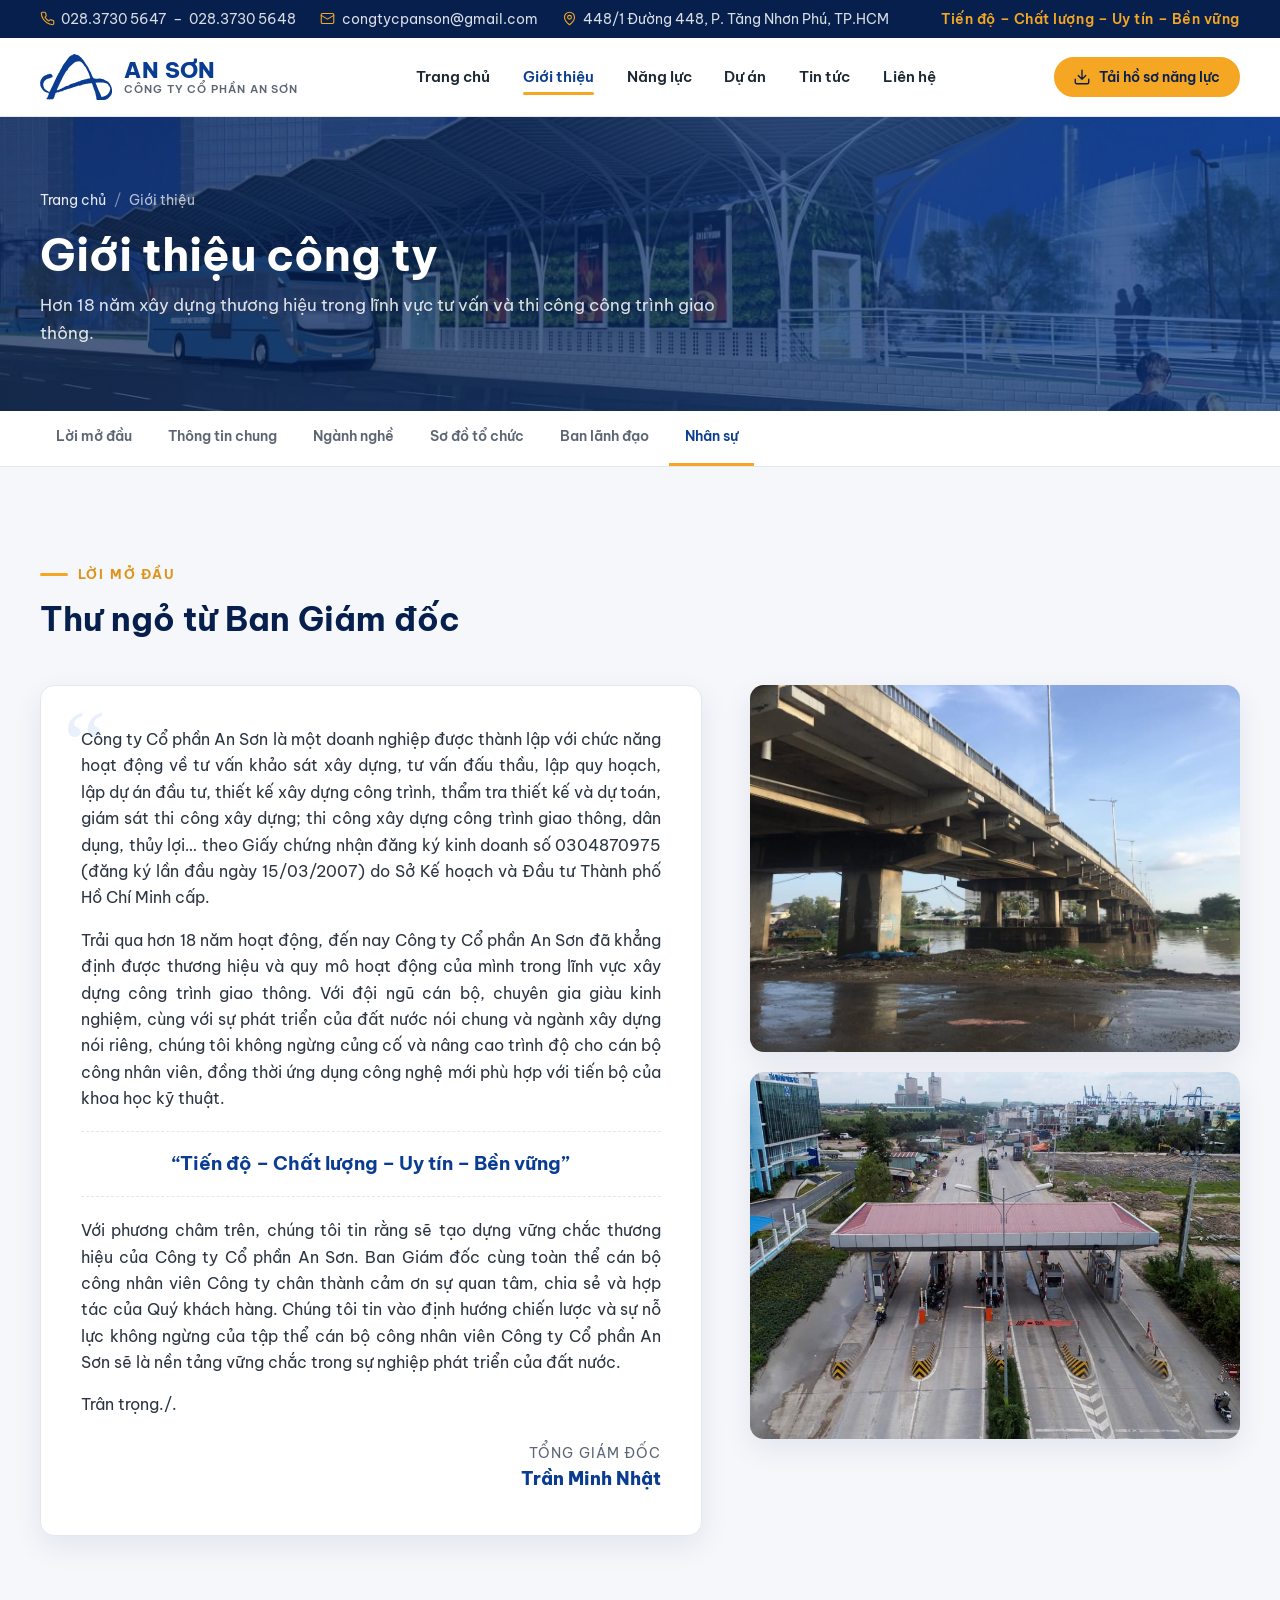
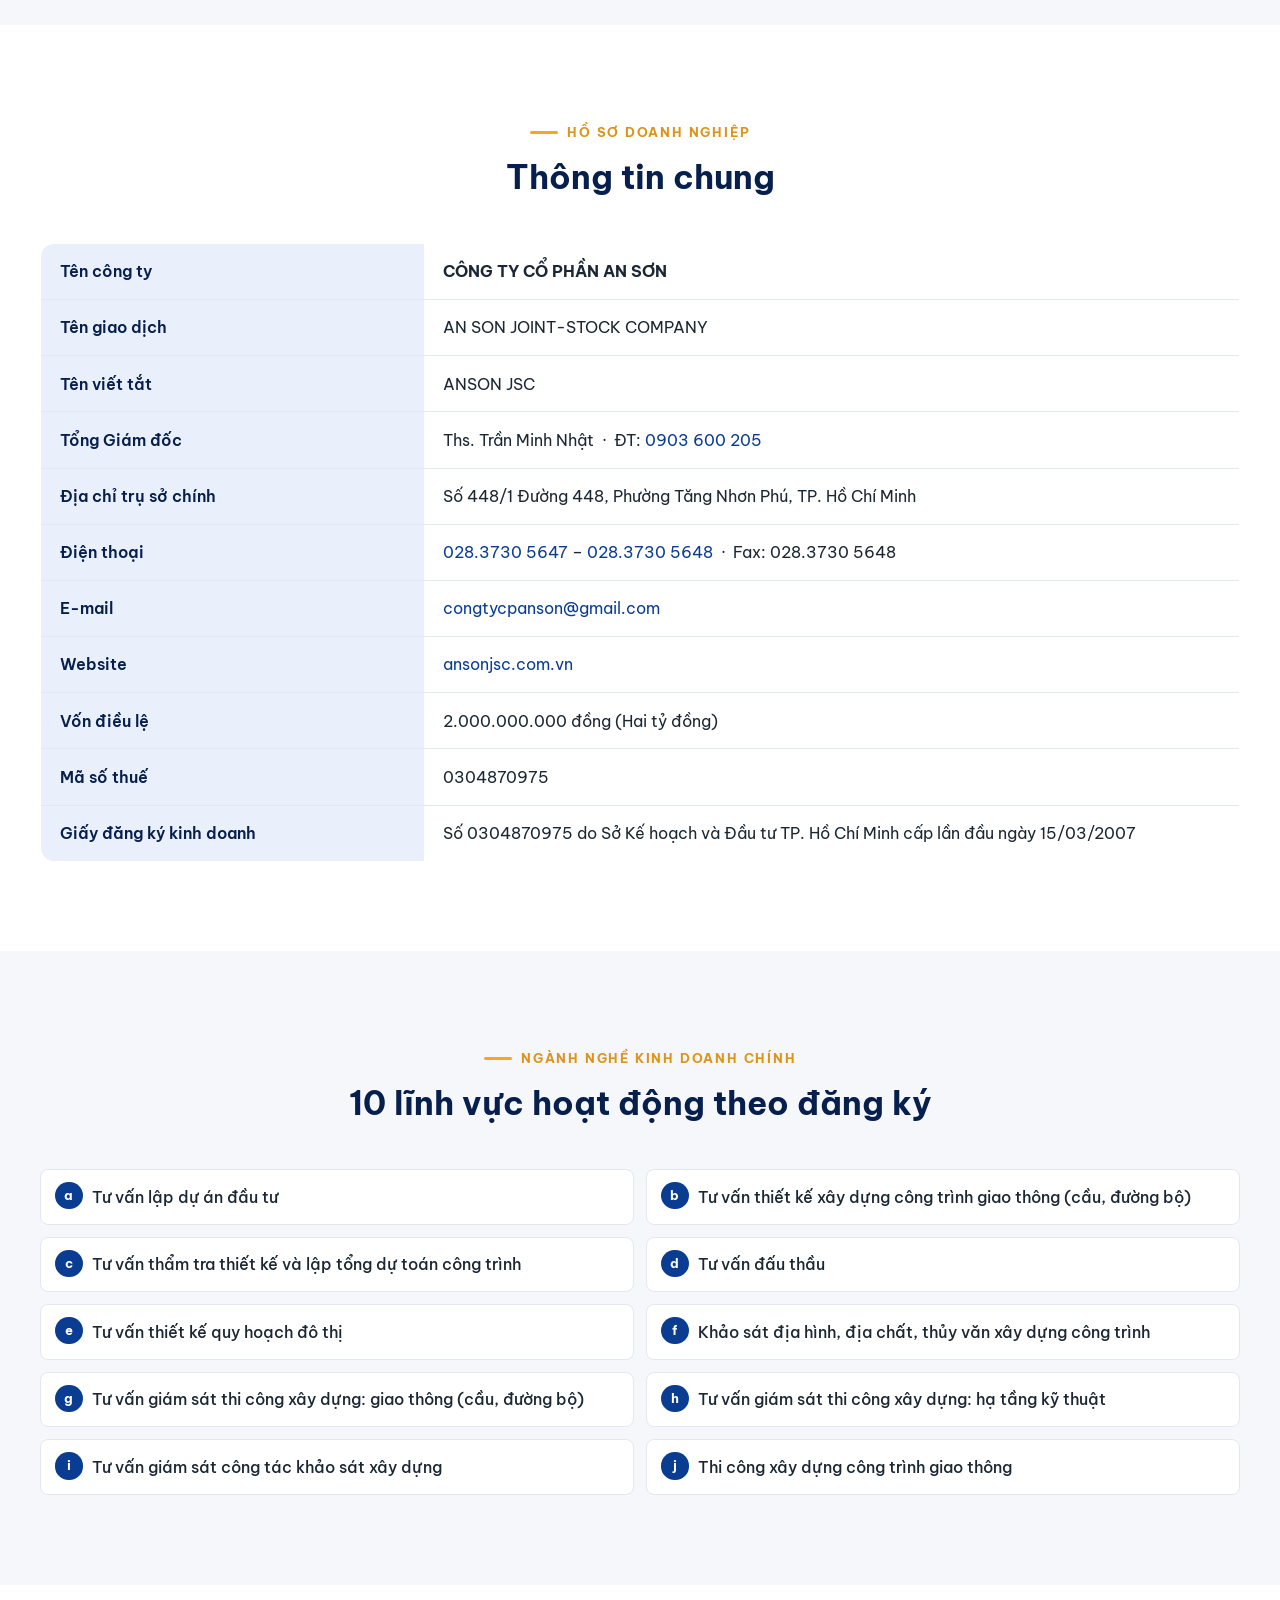
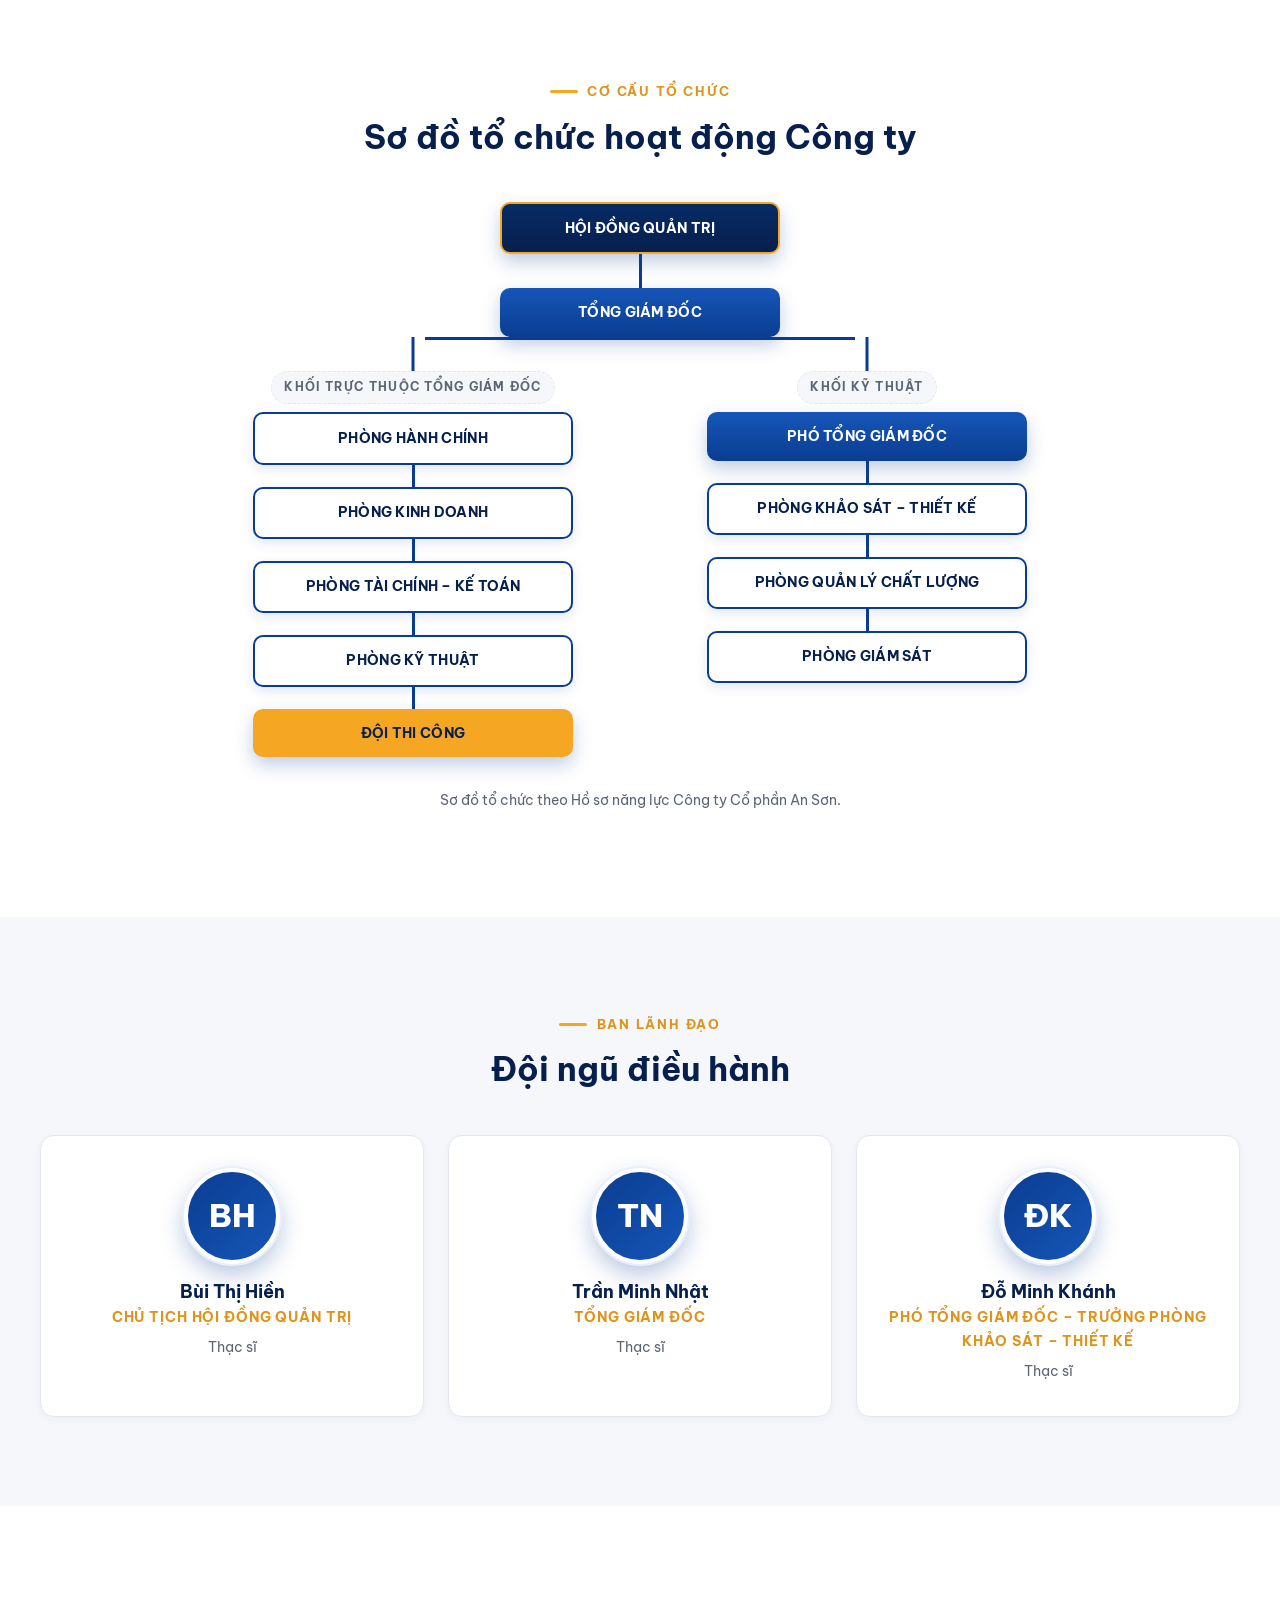
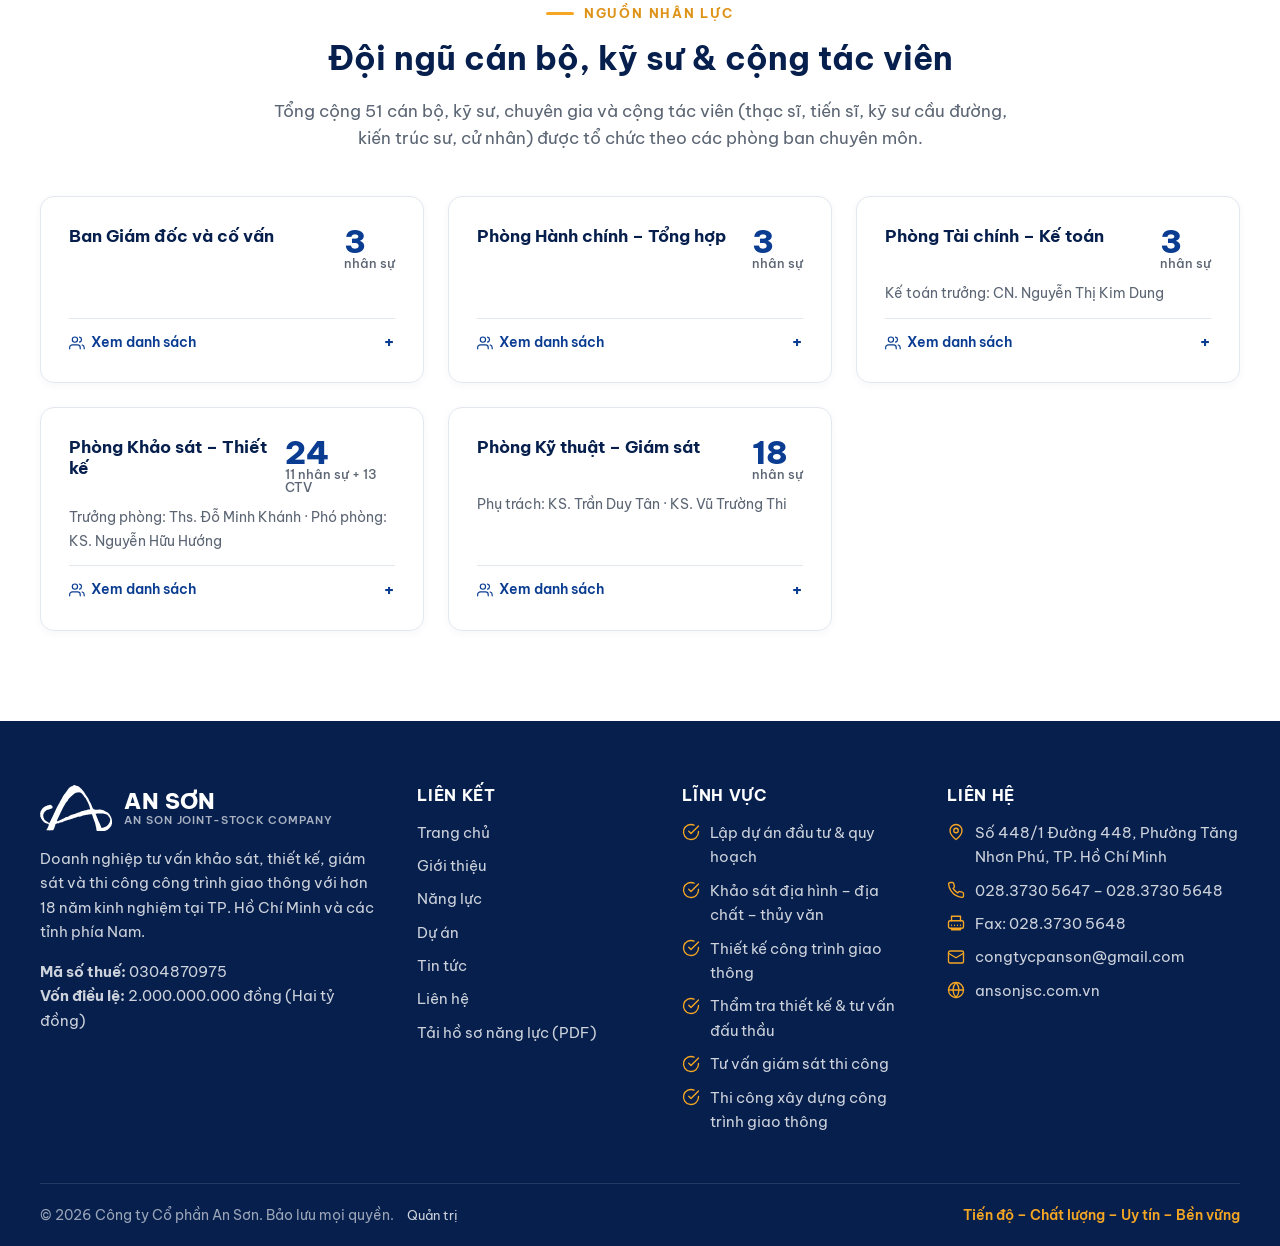
<file: gioi-thieu.html>
<!DOCTYPE html>
<html lang="vi">
<head>
<meta charset="utf-8">
<meta name="viewport" content="width=device-width, initial-scale=1">
<title>Giới thiệu | Công ty Cổ phần An Sơn</title>
<meta name="description" content="Giới thiệu Công ty Cổ phần An Sơn: lời mở đầu, thông tin doanh nghiệp, ngành nghề kinh doanh, sơ đồ tổ chức, ban lãnh đạo và đội ngũ nhân sự.">
<meta name="keywords" content="An Sơn, ANSON JSC, tư vấn thiết kế cầu đường, tư vấn giám sát, thi công công trình giao thông, khảo sát địa hình, lập dự án đầu tư, TP.HCM">
<meta name="author" content="Công ty Cổ phần An Sơn">
<link rel="canonical" href="https://ansonjsc.com.vn/gioi-thieu.html">
<meta property="og:type" content="website">
<meta property="og:locale" content="vi_VN">
<meta property="og:site_name" content="Công ty Cổ phần An Sơn">
<meta property="og:title" content="Giới thiệu | Công ty Cổ phần An Sơn">
<meta property="og:description" content="Giới thiệu Công ty Cổ phần An Sơn: lời mở đầu, thông tin doanh nghiệp, ngành nghề kinh doanh, sơ đồ tổ chức, ban lãnh đạo và đội ngũ nhân sự.">
<meta property="og:url" content="https://ansonjsc.com.vn/gioi-thieu.html">
<meta property="og:image" content="https://ansonjsc.com.vn/assets/img/prj-tk-gtxanh-1.jpg">
<meta name="twitter:card" content="summary_large_image">
<meta name="theme-color" content="#0a3d91">
<link rel="icon" href="assets/img/favicon.ico" sizes="32x32">
<link rel="icon" href="assets/img/favicon-192.png" type="image/png" sizes="192x192">
<link rel="apple-touch-icon" href="assets/img/favicon-192.png">
<link rel="preconnect" href="https://fonts.googleapis.com">
<link rel="preconnect" href="https://fonts.gstatic.com" crossorigin>
<link href="https://fonts.googleapis.com/css2?family=Be+Vietnam+Pro:wght@400;500;600;700;800&display=swap" rel="stylesheet">
<link rel="stylesheet" href="assets/css/style.css">
<script type="application/ld+json">
{
  "@context": "https://schema.org",
  "@type": "Organization",
  "name": "Công ty Cổ phần An Sơn",
  "alternateName": ["AN SON JOINT-STOCK COMPANY", "ANSON JSC"],
  "url": "https://ansonjsc.com.vn",
  "logo": "https://ansonjsc.com.vn/assets/img/logo-stacked.png",
  "email": "congtycpanson@gmail.com",
  "telephone": "+84 2837305647",
  "foundingDate": "2007-03-15",
  "taxID": "0304870975",
  "address": {
    "@type": "PostalAddress",
    "streetAddress": "448/1 Đường 448",
    "addressLocality": "Phường Tăng Nhơn Phú",
    "addressRegion": "Thành phố Hồ Chí Minh",
    "addressCountry": "VN"
  }
}
</script>
</head>
<body>
<div class="topbar">
  <div class="container">
    <ul>
      <li><svg class="" viewBox="0 0 24 24" fill="none" stroke="currentColor" stroke-width="1.8" stroke-linecap="round" stroke-linejoin="round" aria-hidden="true"><path d="M22 16.92v3a2 2 0 0 1-2.18 2 19.8 19.8 0 0 1-8.63-3.07 19.5 19.5 0 0 1-6-6A19.8 19.8 0 0 1 2.12 4.18 2 2 0 0 1 4.11 2h3a2 2 0 0 1 2 1.72c.13.96.36 1.9.7 2.81a2 2 0 0 1-.45 2.11L8.09 9.91a16 16 0 0 0 6 6l1.27-1.27a2 2 0 0 1 2.11-.45c.91.34 1.85.57 2.81.7A2 2 0 0 1 22 16.92z"/></svg><a href="tel:02837305647">028.3730 5647</a> – <a href="tel:02837305648">028.3730 5648</a></li>
      <li><svg class="" viewBox="0 0 24 24" fill="none" stroke="currentColor" stroke-width="1.8" stroke-linecap="round" stroke-linejoin="round" aria-hidden="true"><rect x="2" y="4" width="20" height="16" rx="2"/><path d="m22 7-10 6L2 7"/></svg><a href="mailto:congtycpanson@gmail.com">congtycpanson@gmail.com</a></li>
      <li><svg class="" viewBox="0 0 24 24" fill="none" stroke="currentColor" stroke-width="1.8" stroke-linecap="round" stroke-linejoin="round" aria-hidden="true"><path d="M20 10c0 6-8 12-8 12s-8-6-8-12a8 8 0 0 1 16 0z"/><circle cx="12" cy="10" r="3"/></svg><span>448/1 Đường 448, P. Tăng Nhơn Phú, TP.HCM</span></li>
    </ul>
    <span class="slogan">Tiến độ – Chất lượng – Uy tín – Bền vững</span>
  </div>
</div>
<header class="header">
  <div class="container">
    <a class="brand" href="index.html" aria-label="Công ty Cổ phần An Sơn – Trang chủ">
      <img src="assets/img/logo-mark.svg" alt="Logo An Sơn" width="72" height="46">
      <span class="brand-text"><span class="brand-name">AN SƠN</span><span class="brand-sub">Công ty Cổ phần An Sơn</span></span>
    </a>
    <nav class="nav" id="nav" aria-label="Menu chính">
      <a href="index.html">Trang chủ</a><a href="gioi-thieu.html">Giới thiệu</a><a href="nang-luc.html">Năng lực</a><a href="du-an.html">Dự án</a><a href="tin-tuc.html">Tin tức</a><a href="lien-he.html">Liên hệ</a>
      <a class="btn btn-primary btn-sm" href="assets/docs/ho-so-nang-luc-anson-2026.pdf" target="_blank" rel="noopener"><svg class="" viewBox="0 0 24 24" fill="none" stroke="currentColor" stroke-width="1.8" stroke-linecap="round" stroke-linejoin="round" aria-hidden="true"><path d="M21 15v4a2 2 0 0 1-2 2H5a2 2 0 0 1-2-2v-4M7 10l5 5 5-5M12 15V3"/></svg> Hồ sơ năng lực</a>
    </nav>
    <a class="btn btn-primary btn-sm header-cta" href="assets/docs/ho-so-nang-luc-anson-2026.pdf" target="_blank" rel="noopener"><svg class="" viewBox="0 0 24 24" fill="none" stroke="currentColor" stroke-width="1.8" stroke-linecap="round" stroke-linejoin="round" aria-hidden="true"><path d="M21 15v4a2 2 0 0 1-2 2H5a2 2 0 0 1-2-2v-4M7 10l5 5 5-5M12 15V3"/></svg> Tải hồ sơ năng lực</a>
    <button class="nav-toggle" aria-label="Mở menu" aria-expanded="false" aria-controls="nav"><svg class="" viewBox="0 0 24 24" fill="none" stroke="currentColor" stroke-width="1.8" stroke-linecap="round" stroke-linejoin="round" aria-hidden="true"><path d="M3 6h18M3 12h18M3 18h18"/></svg></button>
  </div>
</header>
<section class="page-hero">
  <div class="bg" style="background-image:url('assets/img/prj-tk-gtxanh-1.jpg')"></div>
  <div class="container">
    <ol class="breadcrumb"><li><a href="index.html">Trang chủ</a></li><li>Giới thiệu</li></ol>
    <h1>Giới thiệu công ty</h1>
    <p>Hơn 18 năm xây dựng thương hiệu trong lĩnh vực tư vấn và thi công công trình giao thông.</p>
  </div>
</section>
<div class="subnav"><div class="container"><ul><li><a href="#loi-mo-dau">Lời mở đầu</a></li><li><a href="#thong-tin">Thông tin chung</a></li><li><a href="#nganh-nghe">Ngành nghề</a></li><li><a href="#so-do">Sơ đồ tổ chức</a></li><li><a href="#lanh-dao">Ban lãnh đạo</a></li><li><a href="#nhan-su">Nhân sự</a></li></ul></div></div>

<section class="section" id="loi-mo-dau">
  <div class="container">
    <div class="section-head left reveal"><span class="eyebrow">Lời mở đầu</span><h2>Thư ngỏ từ Ban Giám đốc</h2></div>
    <div class="letter">
      <div class="letter-body reveal">
        <p>Công ty Cổ phần An Sơn là một doanh nghiệp được thành lập với chức năng hoạt động về tư vấn khảo sát xây dựng, tư vấn đấu thầu, lập quy hoạch, lập dự án đầu tư, thiết kế xây dựng công trình, thẩm tra thiết kế và dự toán, giám sát thi công xây dựng; thi công xây dựng công trình giao thông, dân dụng, thủy lợi… theo Giấy chứng nhận đăng ký kinh doanh số 0304870975 (đăng ký lần đầu ngày 15/03/2007) do Sở Kế hoạch và Đầu tư Thành phố Hồ Chí Minh cấp.</p><p>Trải qua hơn 18 năm hoạt động, đến nay Công ty Cổ phần An Sơn đã khẳng định được thương hiệu và quy mô hoạt động của mình trong lĩnh vực xây dựng công trình giao thông. Với đội ngũ cán bộ, chuyên gia giàu kinh nghiệm, cùng với sự phát triển của đất nước nói chung và ngành xây dựng nói riêng, chúng tôi không ngừng củng cố và nâng cao trình độ cho cán bộ công nhân viên, đồng thời ứng dụng công nghệ mới phù hợp với tiến bộ của khoa học kỹ thuật.</p>
        <div class="quote">“Tiến độ – Chất lượng – Uy tín – Bền vững”</div>
        <p>Với phương châm trên, chúng tôi tin rằng sẽ tạo dựng vững chắc thương hiệu của Công ty Cổ phần An Sơn. Ban Giám đốc cùng toàn thể cán bộ công nhân viên Công ty chân thành cảm ơn sự quan tâm, chia sẻ và hợp tác của Quý khách hàng. Chúng tôi tin vào định hướng chiến lược và sự nỗ lực không ngừng của tập thể cán bộ công nhân viên Công ty Cổ phần An Sơn sẽ là nền tảng vững chắc trong sự nghiệp phát triển của đất nước.</p><p>Trân trọng./.</p>
        <div class="signature"><div class="role">Tổng Giám đốc</div><div class="name">Trần Minh Nhật</div></div>
      </div>
      <div class="letter-aside reveal">
        <img src="assets/img/prj-tc-tonducthang-1.jpg" alt="Thi công sửa chữa, mở rộng mặt cầu Tôn Đức Thắng" loading="lazy">
        <img src="assets/img/prj-tk-phuhuu-1.jpg" alt="Đường nối vào KCN Phú Hữu" loading="lazy">
      </div>
    </div>
  </div>
</section>

<section class="section section-alt" id="thong-tin">
  <div class="container">
    <div class="section-head reveal"><span class="eyebrow">Hồ sơ doanh nghiệp</span><h2>Thông tin chung</h2></div>
    <div class="reveal">
    <table class="info-table">
      <tr><th>Tên công ty</th><td><strong>CÔNG TY CỔ PHẦN AN SƠN</strong></td></tr>
      <tr><th>Tên giao dịch</th><td>AN SON JOINT-STOCK COMPANY</td></tr>
      <tr><th>Tên viết tắt</th><td>ANSON JSC</td></tr>
      <tr><th>Tổng Giám đốc</th><td>Ths. Trần Minh Nhật &nbsp;·&nbsp; ĐT: <a href="tel:0903600205">0903 600 205</a></td></tr>
      <tr><th>Địa chỉ trụ sở chính</th><td>Số 448/1 Đường 448, Phường Tăng Nhơn Phú, TP. Hồ Chí Minh</td></tr>
      <tr><th>Điện thoại</th><td><a href="tel:02837305647">028.3730 5647</a> – <a href="tel:02837305648">028.3730 5648</a> &nbsp;·&nbsp; Fax: 028.3730 5648</td></tr>
      <tr><th>E-mail</th><td><a href="mailto:congtycpanson@gmail.com">congtycpanson@gmail.com</a></td></tr>
      <tr><th>Website</th><td><a href="https://ansonjsc.com.vn">ansonjsc.com.vn</a></td></tr>
      <tr><th>Vốn điều lệ</th><td>2.000.000.000 đồng (Hai tỷ đồng)</td></tr>
      <tr><th>Mã số thuế</th><td>0304870975</td></tr>
      <tr><th>Giấy đăng ký kinh doanh</th><td>Số 0304870975 do Sở Kế hoạch và Đầu tư TP. Hồ Chí Minh cấp lần đầu ngày 15/03/2007</td></tr>
    </table>
    </div>
  </div>
</section>

<section class="section" id="nganh-nghe">
  <div class="container">
    <div class="section-head reveal"><span class="eyebrow">Ngành nghề kinh doanh chính</span><h2>10 lĩnh vực hoạt động theo đăng ký</h2></div>
    <ol class="field-list reveal"><li>Tư vấn lập dự án đầu tư</li><li>Tư vấn thiết kế xây dựng công trình giao thông (cầu, đường bộ)</li><li>Tư vấn thẩm tra thiết kế và lập tổng dự toán công trình</li><li>Tư vấn đấu thầu</li><li>Tư vấn thiết kế quy hoạch đô thị</li><li>Khảo sát địa hình, địa chất, thủy văn xây dựng công trình</li><li>Tư vấn giám sát thi công xây dựng: giao thông (cầu, đường bộ)</li><li>Tư vấn giám sát thi công xây dựng: hạ tầng kỹ thuật</li><li>Tư vấn giám sát công tác khảo sát xây dựng</li><li>Thi công xây dựng công trình giao thông</li></ol>
  </div>
</section>

<section class="section section-alt" id="so-do">
  <div class="container">
    <div class="section-head reveal"><span class="eyebrow">Cơ cấu tổ chức</span><h2>Sơ đồ tổ chức hoạt động Công ty</h2></div>
    <div class="org reveal">
      <div class="org-box top">Hội đồng quản trị</div>
      <div class="org-line"></div>
      <div class="org-box lead">Tổng Giám đốc</div>
      <div class="org-branches">
        <div class="org-branch">
          <div class="org-branch-title">Khối trực thuộc Tổng Giám đốc</div>
          <div class="org-stack"><div class="org-box dept">Phòng Hành chính</div><div class="org-line"></div><div class="org-box dept">Phòng Kinh doanh</div><div class="org-line"></div><div class="org-box dept">Phòng Tài chính – Kế toán</div><div class="org-line"></div><div class="org-box dept">Phòng Kỹ thuật</div><div class="org-line"></div><div class="org-box team">Đội thi công</div></div>
        </div>
        <div class="org-branch">
          <div class="org-branch-title">Khối kỹ thuật</div>
          <div class="org-stack"><div class="org-box lead" style="width:100%;max-width:320px">Phó Tổng Giám đốc</div><div class="org-line"></div><div class="org-box dept">Phòng Khảo sát – Thiết kế</div><div class="org-line"></div><div class="org-box dept">Phòng Quản lý chất lượng</div><div class="org-line"></div><div class="org-box dept">Phòng Giám sát</div></div>
        </div>
      </div>
      <p class="org-note">Sơ đồ tổ chức theo Hồ sơ năng lực Công ty Cổ phần An Sơn.</p>
    </div>
  </div>
</section>

<section class="section" id="lanh-dao">
  <div class="container">
    <div class="section-head reveal"><span class="eyebrow">Ban lãnh đạo</span><h2>Đội ngũ điều hành</h2></div>
    <div class="grid grid-3"><article class="card leader-card reveal"><div class="avatar">BH</div><h3>Bùi Thị Hiền</h3><div class="role">Chủ tịch Hội đồng quản trị</div><p class="deg">Thạc sĩ</p></article><article class="card leader-card reveal"><div class="avatar">TN</div><h3>Trần Minh Nhật</h3><div class="role">Tổng Giám đốc</div><p class="deg">Thạc sĩ</p></article><article class="card leader-card reveal"><div class="avatar">ĐK</div><h3>Đỗ Minh Khánh</h3><div class="role">Phó Tổng Giám đốc – Trưởng phòng Khảo sát – Thiết kế</div><p class="deg">Thạc sĩ</p></article></div>
  </div>
</section>

<section class="section section-alt" id="nhan-su">
  <div class="container">
    <div class="section-head reveal"><span class="eyebrow">Nguồn nhân lực</span><h2>Đội ngũ cán bộ, kỹ sư &amp; cộng tác viên</h2><p>Tổng cộng 51 cán bộ, kỹ sư, chuyên gia và cộng tác viên (thạc sĩ, tiến sĩ, kỹ sư cầu đường, kiến trúc sư, cử nhân) được tổ chức theo các phòng ban chuyên môn.</p></div>
    <div class="grid grid-3"><article class="card dept-card reveal">
  <div class="dept-head"><h3>Ban Giám đốc và cố vấn</h3><div class="count">3<small>nhân sự</small></div></div>
  
  <details class="staff"><summary><svg class="" viewBox="0 0 24 24" fill="none" stroke="currentColor" stroke-width="1.8" stroke-linecap="round" stroke-linejoin="round" aria-hidden="true"><path d="M17 21v-2a4 4 0 0 0-4-4H5a4 4 0 0 0-4 4v2"/><circle cx="9" cy="7" r="4"/><path d="M23 21v-2a4 4 0 0 0-3-3.87M16 3.13a4 4 0 0 1 0 7.75"/></svg> Xem danh sách</summary><ol><li>Ths. Bùi Thị Hiền <span>– Chủ tịch HĐQT</span></li><li>Ths. Trần Minh Nhật <span>– Tổng Giám đốc</span></li><li>Ths. Đỗ Minh Khánh <span>– Phó Tổng Giám đốc</span></li></ol></details>
</article><article class="card dept-card reveal">
  <div class="dept-head"><h3>Phòng Hành chính – Tổng hợp</h3><div class="count">3<small>nhân sự</small></div></div>
  
  <details class="staff"><summary><svg class="" viewBox="0 0 24 24" fill="none" stroke="currentColor" stroke-width="1.8" stroke-linecap="round" stroke-linejoin="round" aria-hidden="true"><path d="M17 21v-2a4 4 0 0 0-4-4H5a4 4 0 0 0-4 4v2"/><circle cx="9" cy="7" r="4"/><path d="M23 21v-2a4 4 0 0 0-3-3.87M16 3.13a4 4 0 0 1 0 7.75"/></svg> Xem danh sách</summary><ol><li>Lê Ngọc Cẩm Vân <span>– Nhân viên</span></li><li>Vi Thùy Dương <span>– Nhân viên</span></li><li>Nguyễn Thị Nga <span>– Nhân viên</span></li></ol></details>
</article><article class="card dept-card reveal">
  <div class="dept-head"><h3>Phòng Tài chính – Kế toán</h3><div class="count">3<small>nhân sự</small></div></div>
  <p class="lead">Kế toán trưởng: CN. Nguyễn Thị Kim Dung</p>
  <details class="staff"><summary><svg class="" viewBox="0 0 24 24" fill="none" stroke="currentColor" stroke-width="1.8" stroke-linecap="round" stroke-linejoin="round" aria-hidden="true"><path d="M17 21v-2a4 4 0 0 0-4-4H5a4 4 0 0 0-4 4v2"/><circle cx="9" cy="7" r="4"/><path d="M23 21v-2a4 4 0 0 0-3-3.87M16 3.13a4 4 0 0 1 0 7.75"/></svg> Xem danh sách</summary><ol><li>CN. Nguyễn Thị Kim Dung <span>– Kế toán trưởng</span></li><li>CN. Hồ Trần Thị Thanh Thủy <span>– Nhân viên</span></li><li>CN. Nguyễn Thị Thu <span>– Cố vấn</span></li></ol></details>
</article><article class="card dept-card reveal">
  <div class="dept-head"><h3>Phòng Khảo sát – Thiết kế</h3><div class="count">24<small>11 nhân sự + 13 CTV</small></div></div>
  <p class="lead">Trưởng phòng: Ths. Đỗ Minh Khánh · Phó phòng: KS. Nguyễn Hữu Hướng</p>
  <details class="staff"><summary><svg class="" viewBox="0 0 24 24" fill="none" stroke="currentColor" stroke-width="1.8" stroke-linecap="round" stroke-linejoin="round" aria-hidden="true"><path d="M17 21v-2a4 4 0 0 0-4-4H5a4 4 0 0 0-4 4v2"/><circle cx="9" cy="7" r="4"/><path d="M23 21v-2a4 4 0 0 0-3-3.87M16 3.13a4 4 0 0 1 0 7.75"/></svg> Xem danh sách</summary><ol><li>Ths. Đỗ Minh Khánh <span>– Trưởng phòng</span></li><li>KS. Nguyễn Hữu Hướng <span>– Phó phòng</span></li><li>KS. Trịnh Ngọc Hoàng <span>– Nhân viên</span></li><li>KS. Lâm Duy Tài <span>– Nhân viên</span></li><li>KS. Nguyễn Hoàng Tân <span>– Nhân viên</span></li><li>KS. Lã Hà Thẩm Kỳ <span>– Nhân viên</span></li><li>KS. Nguyễn Thị Quỳnh Trâm <span>– Nhân viên</span></li><li>KS. Trần Thị Thanh Huyền <span>– Nhân viên</span></li><li>KS. Võ Quốc Tuấn <span>– Nhân viên</span></li><li>KS. Hồ Thị Oanh <span>– Nhân viên</span></li><li>KS. Nguyễn Sĩ Vinh <span>– Nhân viên</span></li><li>Ths. Trần Thanh Tú <span>– Cộng tác viên</span></li><li>KS. Vũ Hoàng Anh <span>– Cộng tác viên</span></li><li>KS. Phạm Lê Thanh Tú <span>– Cộng tác viên</span></li><li>KTS. Huỳnh Văn Dung <span>– Cộng tác viên</span></li><li>CN. Nguyễn Đăng Khoa <span>– Cộng tác viên</span></li><li>KS. Đỗ Tiến Khoa <span>– Cộng tác viên</span></li><li>KS. Đậu Thiện Lương <span>– Cộng tác viên</span></li><li>Ths. Vũ Trọng Thuật <span>– Cộng tác viên</span></li><li>KS. Phạm Châu Long <span>– Cộng tác viên</span></li><li>KS. Đinh Văn Hạnh <span>– Cộng tác viên</span></li><li>TS. Nguyễn Quang Dũng <span>– Cộng tác viên</span></li><li>KS. Nguyễn Thị Minh <span>– Cộng tác viên</span></li><li>KS. Vũ Minh Tân <span>– Cộng tác viên</span></li></ol></details>
</article><article class="card dept-card reveal">
  <div class="dept-head"><h3>Phòng Kỹ thuật – Giám sát</h3><div class="count">18<small>nhân sự</small></div></div>
  <p class="lead">Phụ trách: KS. Trần Duy Tân · KS. Vũ Trường Thi</p>
  <details class="staff"><summary><svg class="" viewBox="0 0 24 24" fill="none" stroke="currentColor" stroke-width="1.8" stroke-linecap="round" stroke-linejoin="round" aria-hidden="true"><path d="M17 21v-2a4 4 0 0 0-4-4H5a4 4 0 0 0-4 4v2"/><circle cx="9" cy="7" r="4"/><path d="M23 21v-2a4 4 0 0 0-3-3.87M16 3.13a4 4 0 0 1 0 7.75"/></svg> Xem danh sách</summary><ol><li>KS. Trần Duy Tân <span>– Phụ trách</span></li><li>KS. Vũ Trường Thi <span>– Phụ trách</span></li><li>KS. Phạm Quốc Tuấn <span>– Nhân viên</span></li><li>KS. Phạm Xuân Bưởi <span>– Nhân viên</span></li><li>KS. Nguyễn Trung Tuyến <span>– Nhân viên</span></li><li>KS. Huỳnh Tấn Thanh <span>– Nhân viên</span></li><li>KS. Đỗ Văn Hiếu <span>– Nhân viên</span></li><li>KS. Huỳnh Quang Tuấn <span>– Nhân viên</span></li><li>KS. Võ Lê Duy Khánh <span>– Nhân viên</span></li><li>Ths. Nguyễn Quý Long <span>– Nhân viên</span></li><li>KS. Hoàng Mạnh Toàn <span>– Nhân viên</span></li><li>KS. Hoàng Bảo Vũ <span>– Nhân viên</span></li><li>KS. Châu Tiếng Tri <span>– Nhân viên</span></li><li>KS. Đoàn Võ Anh Duy <span>– Nhân viên</span></li><li>KS. Nguyễn Hữu Phước Thành <span>– Nhân viên</span></li><li>KS. Trần Sinh <span>– Nhân viên</span></li><li>KS. Đặng Trọng Phúc <span>– Nhân viên</span></li><li>KS. Nguyễn Thành Trung <span>– Nhân viên</span></li></ol></details>
</article></div>
  </div>
</section>
<footer class="footer">
  <div class="container">
    <div class="footer-grid">
      <div>
        <a class="brand" href="index.html">
          <img src="assets/img/logo-mark-white.svg" alt="Logo An Sơn" width="72" height="46">
          <span class="brand-text"><span class="brand-name">AN SƠN</span><span class="brand-sub">AN SON JOINT-STOCK COMPANY</span></span>
        </a>
        <p>Doanh nghiệp tư vấn khảo sát, thiết kế, giám sát và thi công công trình giao thông với hơn 18 năm kinh nghiệm tại TP. Hồ Chí Minh và các tỉnh phía Nam.</p>
        <p><strong>Mã số thuế:</strong> 0304870975<br><strong>Vốn điều lệ:</strong> 2.000.000.000 đồng (Hai tỷ đồng)</p>
      </div>
      <div>
        <h4>Liên kết</h4>
        <ul><li><a href="index.html">Trang chủ</a></li><li><a href="gioi-thieu.html">Giới thiệu</a></li><li><a href="nang-luc.html">Năng lực</a></li><li><a href="du-an.html">Dự án</a></li><li><a href="tin-tuc.html">Tin tức</a></li><li><a href="lien-he.html">Liên hệ</a></li><li><a href="assets/docs/ho-so-nang-luc-anson-2026.pdf" target="_blank" rel="noopener">Tải hồ sơ năng lực (PDF)</a></li></ul>
      </div>
      <div>
        <h4>Lĩnh vực</h4>
        <ul><li><svg class="" viewBox="0 0 24 24" fill="none" stroke="currentColor" stroke-width="1.8" stroke-linecap="round" stroke-linejoin="round" aria-hidden="true"><path d="M22 11.08V12a10 10 0 1 1-5.93-9.14"/><path d="m22 4-10 10-3-3"/></svg><span>Lập dự án đầu tư &amp; quy hoạch</span></li><li><svg class="" viewBox="0 0 24 24" fill="none" stroke="currentColor" stroke-width="1.8" stroke-linecap="round" stroke-linejoin="round" aria-hidden="true"><path d="M22 11.08V12a10 10 0 1 1-5.93-9.14"/><path d="m22 4-10 10-3-3"/></svg><span>Khảo sát địa hình – địa chất – thủy văn</span></li><li><svg class="" viewBox="0 0 24 24" fill="none" stroke="currentColor" stroke-width="1.8" stroke-linecap="round" stroke-linejoin="round" aria-hidden="true"><path d="M22 11.08V12a10 10 0 1 1-5.93-9.14"/><path d="m22 4-10 10-3-3"/></svg><span>Thiết kế công trình giao thông</span></li><li><svg class="" viewBox="0 0 24 24" fill="none" stroke="currentColor" stroke-width="1.8" stroke-linecap="round" stroke-linejoin="round" aria-hidden="true"><path d="M22 11.08V12a10 10 0 1 1-5.93-9.14"/><path d="m22 4-10 10-3-3"/></svg><span>Thẩm tra thiết kế &amp; tư vấn đấu thầu</span></li><li><svg class="" viewBox="0 0 24 24" fill="none" stroke="currentColor" stroke-width="1.8" stroke-linecap="round" stroke-linejoin="round" aria-hidden="true"><path d="M22 11.08V12a10 10 0 1 1-5.93-9.14"/><path d="m22 4-10 10-3-3"/></svg><span>Tư vấn giám sát thi công</span></li><li><svg class="" viewBox="0 0 24 24" fill="none" stroke="currentColor" stroke-width="1.8" stroke-linecap="round" stroke-linejoin="round" aria-hidden="true"><path d="M22 11.08V12a10 10 0 1 1-5.93-9.14"/><path d="m22 4-10 10-3-3"/></svg><span>Thi công xây dựng công trình giao thông</span></li></ul>
      </div>
      <div>
        <h4>Liên hệ</h4>
        <ul>
          <li><svg class="" viewBox="0 0 24 24" fill="none" stroke="currentColor" stroke-width="1.8" stroke-linecap="round" stroke-linejoin="round" aria-hidden="true"><path d="M20 10c0 6-8 12-8 12s-8-6-8-12a8 8 0 0 1 16 0z"/><circle cx="12" cy="10" r="3"/></svg><span>Số 448/1 Đường 448, Phường Tăng Nhơn Phú, TP. Hồ Chí Minh</span></li>
          <li><svg class="" viewBox="0 0 24 24" fill="none" stroke="currentColor" stroke-width="1.8" stroke-linecap="round" stroke-linejoin="round" aria-hidden="true"><path d="M22 16.92v3a2 2 0 0 1-2.18 2 19.8 19.8 0 0 1-8.63-3.07 19.5 19.5 0 0 1-6-6A19.8 19.8 0 0 1 2.12 4.18 2 2 0 0 1 4.11 2h3a2 2 0 0 1 2 1.72c.13.96.36 1.9.7 2.81a2 2 0 0 1-.45 2.11L8.09 9.91a16 16 0 0 0 6 6l1.27-1.27a2 2 0 0 1 2.11-.45c.91.34 1.85.57 2.81.7A2 2 0 0 1 22 16.92z"/></svg><span><a href="tel:02837305647">028.3730 5647</a> – <a href="tel:02837305648">028.3730 5648</a></span></li>
          <li><svg class="" viewBox="0 0 24 24" fill="none" stroke="currentColor" stroke-width="1.8" stroke-linecap="round" stroke-linejoin="round" aria-hidden="true"><path d="M6 9V3h12v6"/><rect x="2" y="9" width="20" height="10" rx="2"/><path d="M6 15h.01M10 15h.01M14 15h.01M18 15h.01M6 19v2h12v-2"/></svg><span>Fax: 028.3730 5648</span></li>
          <li><svg class="" viewBox="0 0 24 24" fill="none" stroke="currentColor" stroke-width="1.8" stroke-linecap="round" stroke-linejoin="round" aria-hidden="true"><rect x="2" y="4" width="20" height="16" rx="2"/><path d="m22 7-10 6L2 7"/></svg><a href="mailto:congtycpanson@gmail.com">congtycpanson@gmail.com</a></li>
          <li><svg class="" viewBox="0 0 24 24" fill="none" stroke="currentColor" stroke-width="1.8" stroke-linecap="round" stroke-linejoin="round" aria-hidden="true"><circle cx="12" cy="12" r="10"/><path d="M2 12h20M12 2a15.3 15.3 0 0 1 4 10 15.3 15.3 0 0 1-4 10 15.3 15.3 0 0 1-4-10 15.3 15.3 0 0 1 4-10z"/></svg><a href="https://ansonjsc.com.vn">ansonjsc.com.vn</a></li>
        </ul>
      </div>
    </div>
    <div class="footer-bottom">
      <span>© <span data-year>2026</span> Công ty Cổ phần An Sơn. Bảo lưu mọi quyền. <a class="admin-link" href="admin/" rel="nofollow">Quản trị</a></span>
      <span class="slogan">Tiến độ – Chất lượng – Uy tín – Bền vững</span>
    </div>
  </div>
</footer>
<button class="to-top" aria-label="Lên đầu trang"><svg class="" viewBox="0 0 24 24" fill="none" stroke="currentColor" stroke-width="1.8" stroke-linecap="round" stroke-linejoin="round" aria-hidden="true"><path d="m18 15-6-6-6 6"/></svg></button>
<script src="assets/js/main.js"></script>
</body>
</html>
</file>
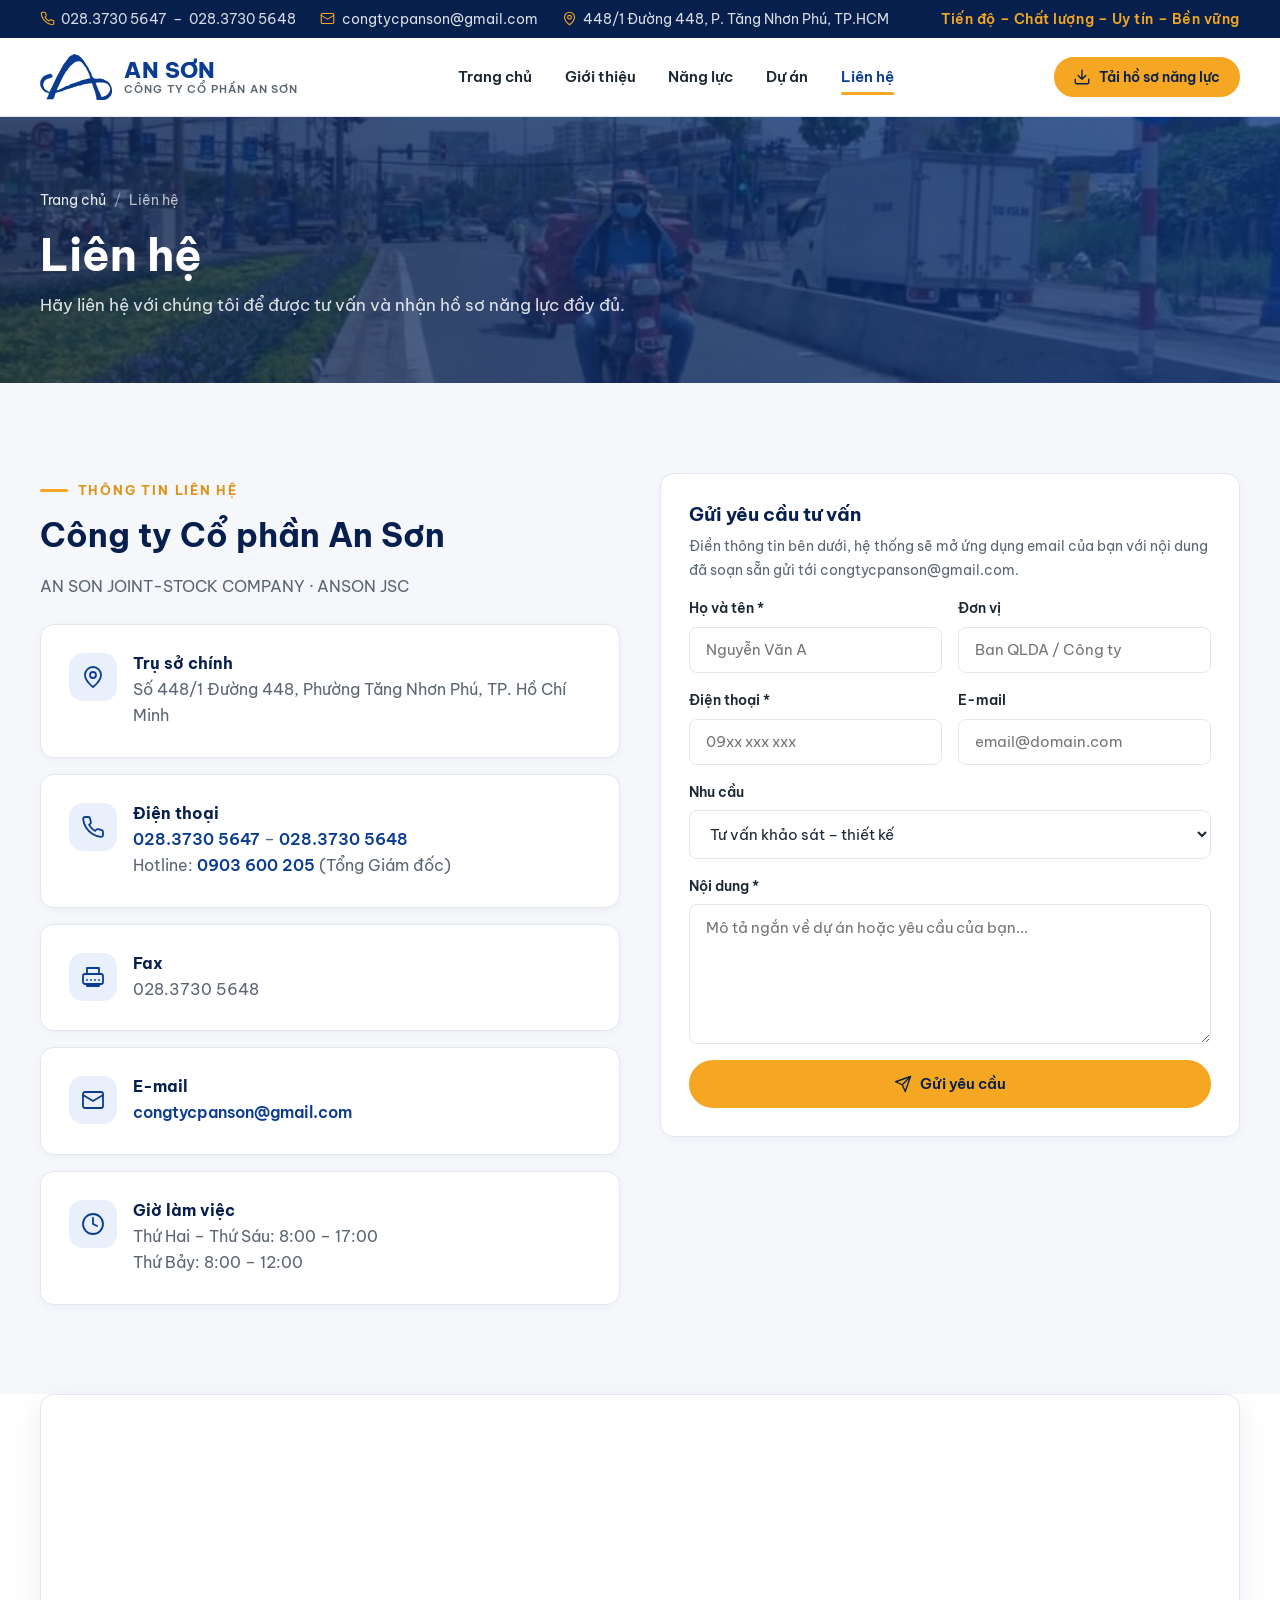
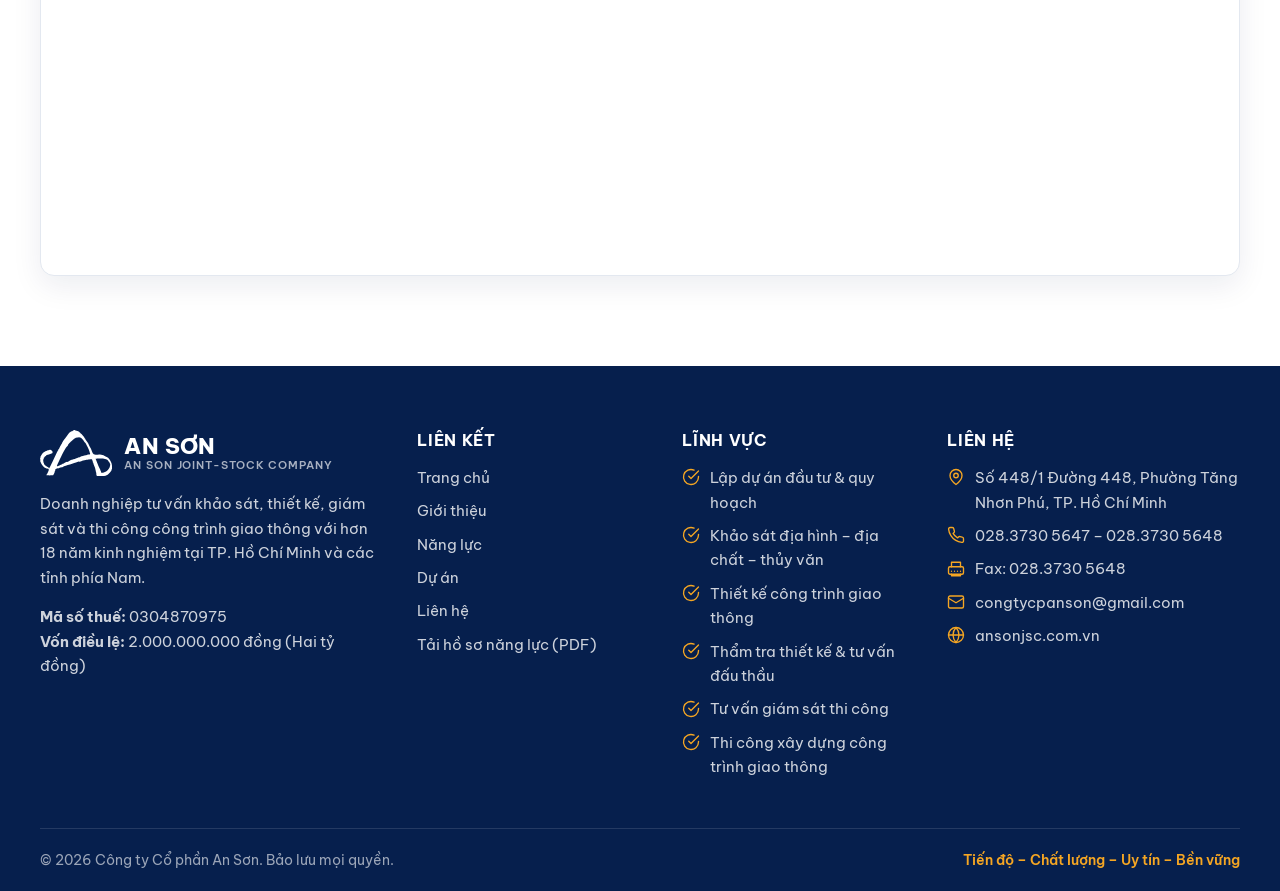
<file: lien-he.html>
<!DOCTYPE html>
<html lang="vi">
<head>
<meta charset="utf-8">
<meta name="viewport" content="width=device-width, initial-scale=1">
<title>Liên hệ | Công ty Cổ phần An Sơn</title>
<meta name="description" content="Liên hệ Công ty Cổ phần An Sơn – Số 448/1 Đường 448, Phường Tăng Nhơn Phú, TP. Hồ Chí Minh. Điện thoại 028.3730 5647 – 028.3730 5648. Email congtycpanson@gmail.com.">
<meta name="keywords" content="An Sơn, ANSON JSC, tư vấn thiết kế cầu đường, tư vấn giám sát, thi công công trình giao thông, khảo sát địa hình, lập dự án đầu tư, TP.HCM">
<meta name="author" content="Công ty Cổ phần An Sơn">
<link rel="canonical" href="https://ansonjsc.com.vn/lien-he.html">
<meta property="og:type" content="website">
<meta property="og:locale" content="vi_VN">
<meta property="og:site_name" content="Công ty Cổ phần An Sơn">
<meta property="og:title" content="Liên hệ | Công ty Cổ phần An Sơn">
<meta property="og:description" content="Liên hệ Công ty Cổ phần An Sơn – Số 448/1 Đường 448, Phường Tăng Nhơn Phú, TP. Hồ Chí Minh. Điện thoại 028.3730 5647 – 028.3730 5648. Email congtycpanson@gmail.com.">
<meta property="og:url" content="https://ansonjsc.com.vn/lien-he.html">
<meta property="og:image" content="https://ansonjsc.com.vn/assets/img/prj-gs-xlhn-2.jpg">
<meta name="twitter:card" content="summary_large_image">
<meta name="theme-color" content="#0a3d91">
<link rel="icon" href="assets/img/favicon.ico" sizes="32x32">
<link rel="icon" href="assets/img/favicon-192.png" type="image/png" sizes="192x192">
<link rel="apple-touch-icon" href="assets/img/favicon-192.png">
<link rel="preconnect" href="https://fonts.googleapis.com">
<link rel="preconnect" href="https://fonts.gstatic.com" crossorigin>
<link href="https://fonts.googleapis.com/css2?family=Be+Vietnam+Pro:wght@400;500;600;700;800&display=swap" rel="stylesheet">
<link rel="stylesheet" href="assets/css/style.css">
<script type="application/ld+json">
{
  "@context": "https://schema.org",
  "@type": "Organization",
  "name": "Công ty Cổ phần An Sơn",
  "alternateName": ["AN SON JOINT-STOCK COMPANY", "ANSON JSC"],
  "url": "https://ansonjsc.com.vn",
  "logo": "https://ansonjsc.com.vn/assets/img/logo-stacked.png",
  "email": "congtycpanson@gmail.com",
  "telephone": "+84 2837305647",
  "foundingDate": "2007-03-15",
  "taxID": "0304870975",
  "address": {
    "@type": "PostalAddress",
    "streetAddress": "448/1 Đường 448",
    "addressLocality": "Phường Tăng Nhơn Phú",
    "addressRegion": "Thành phố Hồ Chí Minh",
    "addressCountry": "VN"
  }
}
</script>
</head>
<body>
<div class="topbar">
  <div class="container">
    <ul>
      <li><svg class="" viewBox="0 0 24 24" fill="none" stroke="currentColor" stroke-width="1.8" stroke-linecap="round" stroke-linejoin="round" aria-hidden="true"><path d="M22 16.92v3a2 2 0 0 1-2.18 2 19.8 19.8 0 0 1-8.63-3.07 19.5 19.5 0 0 1-6-6A19.8 19.8 0 0 1 2.12 4.18 2 2 0 0 1 4.11 2h3a2 2 0 0 1 2 1.72c.13.96.36 1.9.7 2.81a2 2 0 0 1-.45 2.11L8.09 9.91a16 16 0 0 0 6 6l1.27-1.27a2 2 0 0 1 2.11-.45c.91.34 1.85.57 2.81.7A2 2 0 0 1 22 16.92z"/></svg><a href="tel:02837305647">028.3730 5647</a> – <a href="tel:02837305648">028.3730 5648</a></li>
      <li><svg class="" viewBox="0 0 24 24" fill="none" stroke="currentColor" stroke-width="1.8" stroke-linecap="round" stroke-linejoin="round" aria-hidden="true"><rect x="2" y="4" width="20" height="16" rx="2"/><path d="m22 7-10 6L2 7"/></svg><a href="mailto:congtycpanson@gmail.com">congtycpanson@gmail.com</a></li>
      <li><svg class="" viewBox="0 0 24 24" fill="none" stroke="currentColor" stroke-width="1.8" stroke-linecap="round" stroke-linejoin="round" aria-hidden="true"><path d="M20 10c0 6-8 12-8 12s-8-6-8-12a8 8 0 0 1 16 0z"/><circle cx="12" cy="10" r="3"/></svg><span>448/1 Đường 448, P. Tăng Nhơn Phú, TP.HCM</span></li>
    </ul>
    <span class="slogan">Tiến độ – Chất lượng – Uy tín – Bền vững</span>
  </div>
</div>
<header class="header">
  <div class="container">
    <a class="brand" href="index.html" aria-label="Công ty Cổ phần An Sơn – Trang chủ">
      <img src="assets/img/logo-mark.svg" alt="Logo An Sơn" width="72" height="46">
      <span class="brand-text"><span class="brand-name">AN SƠN</span><span class="brand-sub">Công ty Cổ phần An Sơn</span></span>
    </a>
    <nav class="nav" id="nav" aria-label="Menu chính">
      <a href="index.html">Trang chủ</a><a href="gioi-thieu.html">Giới thiệu</a><a href="nang-luc.html">Năng lực</a><a href="du-an.html">Dự án</a><a href="lien-he.html">Liên hệ</a>
      <a class="btn btn-primary btn-sm" href="assets/docs/ho-so-nang-luc-anson-2026.pdf" target="_blank" rel="noopener"><svg class="" viewBox="0 0 24 24" fill="none" stroke="currentColor" stroke-width="1.8" stroke-linecap="round" stroke-linejoin="round" aria-hidden="true"><path d="M21 15v4a2 2 0 0 1-2 2H5a2 2 0 0 1-2-2v-4M7 10l5 5 5-5M12 15V3"/></svg> Hồ sơ năng lực</a>
    </nav>
    <a class="btn btn-primary btn-sm header-cta" href="assets/docs/ho-so-nang-luc-anson-2026.pdf" target="_blank" rel="noopener"><svg class="" viewBox="0 0 24 24" fill="none" stroke="currentColor" stroke-width="1.8" stroke-linecap="round" stroke-linejoin="round" aria-hidden="true"><path d="M21 15v4a2 2 0 0 1-2 2H5a2 2 0 0 1-2-2v-4M7 10l5 5 5-5M12 15V3"/></svg> Tải hồ sơ năng lực</a>
    <button class="nav-toggle" aria-label="Mở menu" aria-expanded="false" aria-controls="nav"><svg class="" viewBox="0 0 24 24" fill="none" stroke="currentColor" stroke-width="1.8" stroke-linecap="round" stroke-linejoin="round" aria-hidden="true"><path d="M3 6h18M3 12h18M3 18h18"/></svg></button>
  </div>
</header>
<section class="page-hero">
  <div class="bg" style="background-image:url('assets/img/prj-gs-xlhn-2.jpg')"></div>
  <div class="container">
    <ol class="breadcrumb"><li><a href="index.html">Trang chủ</a></li><li>Liên hệ</li></ol>
    <h1>Liên hệ</h1>
    <p>Hãy liên hệ với chúng tôi để được tư vấn và nhận hồ sơ năng lực đầy đủ.</p>
  </div>
</section>

<section class="section">
  <div class="container contact-grid">
    <div class="reveal">
      <span class="eyebrow">Thông tin liên hệ</span>
      <h2>Công ty Cổ phần An Sơn</h2>
      <p class="muted">AN SON JOINT-STOCK COMPANY · ANSON JSC</p>
      <div class="contact-cards" style="margin-top:1.5rem">
        <div class="card contact-card"><div class="icon-box"><svg class="" viewBox="0 0 24 24" fill="none" stroke="currentColor" stroke-width="1.8" stroke-linecap="round" stroke-linejoin="round" aria-hidden="true"><path d="M20 10c0 6-8 12-8 12s-8-6-8-12a8 8 0 0 1 16 0z"/><circle cx="12" cy="10" r="3"/></svg></div><div><h3>Trụ sở chính</h3><p>Số 448/1 Đường 448, Phường Tăng Nhơn Phú, TP. Hồ Chí Minh</p></div></div>
        <div class="card contact-card"><div class="icon-box"><svg class="" viewBox="0 0 24 24" fill="none" stroke="currentColor" stroke-width="1.8" stroke-linecap="round" stroke-linejoin="round" aria-hidden="true"><path d="M22 16.92v3a2 2 0 0 1-2.18 2 19.8 19.8 0 0 1-8.63-3.07 19.5 19.5 0 0 1-6-6A19.8 19.8 0 0 1 2.12 4.18 2 2 0 0 1 4.11 2h3a2 2 0 0 1 2 1.72c.13.96.36 1.9.7 2.81a2 2 0 0 1-.45 2.11L8.09 9.91a16 16 0 0 0 6 6l1.27-1.27a2 2 0 0 1 2.11-.45c.91.34 1.85.57 2.81.7A2 2 0 0 1 22 16.92z"/></svg></div><div><h3>Điện thoại</h3><p><a href="tel:02837305647">028.3730 5647</a> – <a href="tel:02837305648">028.3730 5648</a><br>Hotline: <a href="tel:0903600205">0903 600 205</a> (Tổng Giám đốc)</p></div></div>
        <div class="card contact-card"><div class="icon-box"><svg class="" viewBox="0 0 24 24" fill="none" stroke="currentColor" stroke-width="1.8" stroke-linecap="round" stroke-linejoin="round" aria-hidden="true"><path d="M6 9V3h12v6"/><rect x="2" y="9" width="20" height="10" rx="2"/><path d="M6 15h.01M10 15h.01M14 15h.01M18 15h.01M6 19v2h12v-2"/></svg></div><div><h3>Fax</h3><p>028.3730 5648</p></div></div>
        <div class="card contact-card"><div class="icon-box"><svg class="" viewBox="0 0 24 24" fill="none" stroke="currentColor" stroke-width="1.8" stroke-linecap="round" stroke-linejoin="round" aria-hidden="true"><rect x="2" y="4" width="20" height="16" rx="2"/><path d="m22 7-10 6L2 7"/></svg></div><div><h3>E-mail</h3><p><a href="mailto:congtycpanson@gmail.com">congtycpanson@gmail.com</a></p></div></div>
        <div class="card contact-card"><div class="icon-box"><svg class="" viewBox="0 0 24 24" fill="none" stroke="currentColor" stroke-width="1.8" stroke-linecap="round" stroke-linejoin="round" aria-hidden="true"><circle cx="12" cy="12" r="10"/><path d="M12 6v6l4 2"/></svg></div><div><h3>Giờ làm việc</h3><p>Thứ Hai – Thứ Sáu: 8:00 – 17:00<br>Thứ Bảy: 8:00 – 12:00</p></div></div>
      </div>
    </div>
    <div class="reveal">
      <div class="card">
        <h3>Gửi yêu cầu tư vấn</h3>
        <p class="muted small">Điền thông tin bên dưới, hệ thống sẽ mở ứng dụng email của bạn với nội dung đã soạn sẵn gửi tới congtycpanson@gmail.com.</p>
        <form class="form" id="contact-form" data-email="congtycpanson@gmail.com">
          <div class="form-row">
            <label>Họ và tên *<input type="text" name="name" required placeholder="Nguyễn Văn A"></label>
            <label>Đơn vị<input type="text" name="company" placeholder="Ban QLDA / Công ty"></label>
          </div>
          <div class="form-row">
            <label>Điện thoại *<input type="tel" name="phone" required placeholder="09xx xxx xxx"></label>
            <label>E-mail<input type="email" name="email" placeholder="email@domain.com"></label>
          </div>
          <label>Nhu cầu
            <select name="topic">
              <option>Tư vấn khảo sát – thiết kế</option>
              <option>Tư vấn lập dự án đầu tư / thẩm tra</option>
              <option>Tư vấn giám sát</option>
              <option>Thi công xây dựng</option>
              <option>Hợp tác – Khác</option>
            </select>
          </label>
          <label>Nội dung *<textarea name="message" required placeholder="Mô tả ngắn về dự án hoặc yêu cầu của bạn..."></textarea></label>
          <button class="btn btn-primary" type="submit"><svg class="" viewBox="0 0 24 24" fill="none" stroke="currentColor" stroke-width="1.8" stroke-linecap="round" stroke-linejoin="round" aria-hidden="true"><path d="m22 2-7 20-4-9-9-4z"/><path d="M22 2 11 13"/></svg> Gửi yêu cầu</button>
        </form>
      </div>
    </div>
  </div>
</section>

<section class="section section-alt" style="padding-top:0">
  <div class="container">
    <div class="map-wrap reveal">
      <iframe title="Bản đồ trụ sở Công ty Cổ phần An Sơn" src="https://www.google.com/maps?q=448/1%20%C4%90%C6%B0%E1%BB%9Dng%20448%2C%20Ph%C6%B0%E1%BB%9Dng%20T%C4%83ng%20Nh%C6%A1n%20Ph%C3%BA%2C%20Th%C3%A0nh%20ph%E1%BB%91%20H%E1%BB%93%20Ch%C3%AD%20Minh&amp;output=embed&amp;hl=vi&amp;z=16" loading="lazy" referrerpolicy="no-referrer-when-downgrade" allowfullscreen></iframe>
    </div>
  </div>
</section>
<footer class="footer">
  <div class="container">
    <div class="footer-grid">
      <div>
        <a class="brand" href="index.html">
          <img src="assets/img/logo-mark-white.svg" alt="Logo An Sơn" width="72" height="46">
          <span class="brand-text"><span class="brand-name">AN SƠN</span><span class="brand-sub">AN SON JOINT-STOCK COMPANY</span></span>
        </a>
        <p>Doanh nghiệp tư vấn khảo sát, thiết kế, giám sát và thi công công trình giao thông với hơn 18 năm kinh nghiệm tại TP. Hồ Chí Minh và các tỉnh phía Nam.</p>
        <p><strong>Mã số thuế:</strong> 0304870975<br><strong>Vốn điều lệ:</strong> 2.000.000.000 đồng (Hai tỷ đồng)</p>
      </div>
      <div>
        <h4>Liên kết</h4>
        <ul><li><a href="index.html">Trang chủ</a></li><li><a href="gioi-thieu.html">Giới thiệu</a></li><li><a href="nang-luc.html">Năng lực</a></li><li><a href="du-an.html">Dự án</a></li><li><a href="lien-he.html">Liên hệ</a></li><li><a href="assets/docs/ho-so-nang-luc-anson-2026.pdf" target="_blank" rel="noopener">Tải hồ sơ năng lực (PDF)</a></li></ul>
      </div>
      <div>
        <h4>Lĩnh vực</h4>
        <ul><li><svg class="" viewBox="0 0 24 24" fill="none" stroke="currentColor" stroke-width="1.8" stroke-linecap="round" stroke-linejoin="round" aria-hidden="true"><path d="M22 11.08V12a10 10 0 1 1-5.93-9.14"/><path d="m22 4-10 10-3-3"/></svg><span>Lập dự án đầu tư &amp; quy hoạch</span></li><li><svg class="" viewBox="0 0 24 24" fill="none" stroke="currentColor" stroke-width="1.8" stroke-linecap="round" stroke-linejoin="round" aria-hidden="true"><path d="M22 11.08V12a10 10 0 1 1-5.93-9.14"/><path d="m22 4-10 10-3-3"/></svg><span>Khảo sát địa hình – địa chất – thủy văn</span></li><li><svg class="" viewBox="0 0 24 24" fill="none" stroke="currentColor" stroke-width="1.8" stroke-linecap="round" stroke-linejoin="round" aria-hidden="true"><path d="M22 11.08V12a10 10 0 1 1-5.93-9.14"/><path d="m22 4-10 10-3-3"/></svg><span>Thiết kế công trình giao thông</span></li><li><svg class="" viewBox="0 0 24 24" fill="none" stroke="currentColor" stroke-width="1.8" stroke-linecap="round" stroke-linejoin="round" aria-hidden="true"><path d="M22 11.08V12a10 10 0 1 1-5.93-9.14"/><path d="m22 4-10 10-3-3"/></svg><span>Thẩm tra thiết kế &amp; tư vấn đấu thầu</span></li><li><svg class="" viewBox="0 0 24 24" fill="none" stroke="currentColor" stroke-width="1.8" stroke-linecap="round" stroke-linejoin="round" aria-hidden="true"><path d="M22 11.08V12a10 10 0 1 1-5.93-9.14"/><path d="m22 4-10 10-3-3"/></svg><span>Tư vấn giám sát thi công</span></li><li><svg class="" viewBox="0 0 24 24" fill="none" stroke="currentColor" stroke-width="1.8" stroke-linecap="round" stroke-linejoin="round" aria-hidden="true"><path d="M22 11.08V12a10 10 0 1 1-5.93-9.14"/><path d="m22 4-10 10-3-3"/></svg><span>Thi công xây dựng công trình giao thông</span></li></ul>
      </div>
      <div>
        <h4>Liên hệ</h4>
        <ul>
          <li><svg class="" viewBox="0 0 24 24" fill="none" stroke="currentColor" stroke-width="1.8" stroke-linecap="round" stroke-linejoin="round" aria-hidden="true"><path d="M20 10c0 6-8 12-8 12s-8-6-8-12a8 8 0 0 1 16 0z"/><circle cx="12" cy="10" r="3"/></svg><span>Số 448/1 Đường 448, Phường Tăng Nhơn Phú, TP. Hồ Chí Minh</span></li>
          <li><svg class="" viewBox="0 0 24 24" fill="none" stroke="currentColor" stroke-width="1.8" stroke-linecap="round" stroke-linejoin="round" aria-hidden="true"><path d="M22 16.92v3a2 2 0 0 1-2.18 2 19.8 19.8 0 0 1-8.63-3.07 19.5 19.5 0 0 1-6-6A19.8 19.8 0 0 1 2.12 4.18 2 2 0 0 1 4.11 2h3a2 2 0 0 1 2 1.72c.13.96.36 1.9.7 2.81a2 2 0 0 1-.45 2.11L8.09 9.91a16 16 0 0 0 6 6l1.27-1.27a2 2 0 0 1 2.11-.45c.91.34 1.85.57 2.81.7A2 2 0 0 1 22 16.92z"/></svg><span><a href="tel:02837305647">028.3730 5647</a> – <a href="tel:02837305648">028.3730 5648</a></span></li>
          <li><svg class="" viewBox="0 0 24 24" fill="none" stroke="currentColor" stroke-width="1.8" stroke-linecap="round" stroke-linejoin="round" aria-hidden="true"><path d="M6 9V3h12v6"/><rect x="2" y="9" width="20" height="10" rx="2"/><path d="M6 15h.01M10 15h.01M14 15h.01M18 15h.01M6 19v2h12v-2"/></svg><span>Fax: 028.3730 5648</span></li>
          <li><svg class="" viewBox="0 0 24 24" fill="none" stroke="currentColor" stroke-width="1.8" stroke-linecap="round" stroke-linejoin="round" aria-hidden="true"><rect x="2" y="4" width="20" height="16" rx="2"/><path d="m22 7-10 6L2 7"/></svg><a href="mailto:congtycpanson@gmail.com">congtycpanson@gmail.com</a></li>
          <li><svg class="" viewBox="0 0 24 24" fill="none" stroke="currentColor" stroke-width="1.8" stroke-linecap="round" stroke-linejoin="round" aria-hidden="true"><circle cx="12" cy="12" r="10"/><path d="M2 12h20M12 2a15.3 15.3 0 0 1 4 10 15.3 15.3 0 0 1-4 10 15.3 15.3 0 0 1-4-10 15.3 15.3 0 0 1 4-10z"/></svg><a href="https://ansonjsc.com.vn">ansonjsc.com.vn</a></li>
        </ul>
      </div>
    </div>
    <div class="footer-bottom">
      <span>© <span data-year>2026</span> Công ty Cổ phần An Sơn. Bảo lưu mọi quyền.</span>
      <span class="slogan">Tiến độ – Chất lượng – Uy tín – Bền vững</span>
    </div>
  </div>
</footer>
<button class="to-top" aria-label="Lên đầu trang"><svg class="" viewBox="0 0 24 24" fill="none" stroke="currentColor" stroke-width="1.8" stroke-linecap="round" stroke-linejoin="round" aria-hidden="true"><path d="m18 15-6-6-6 6"/></svg></button>
<script src="assets/js/main.js"></script>
</body>
</html>
</file>
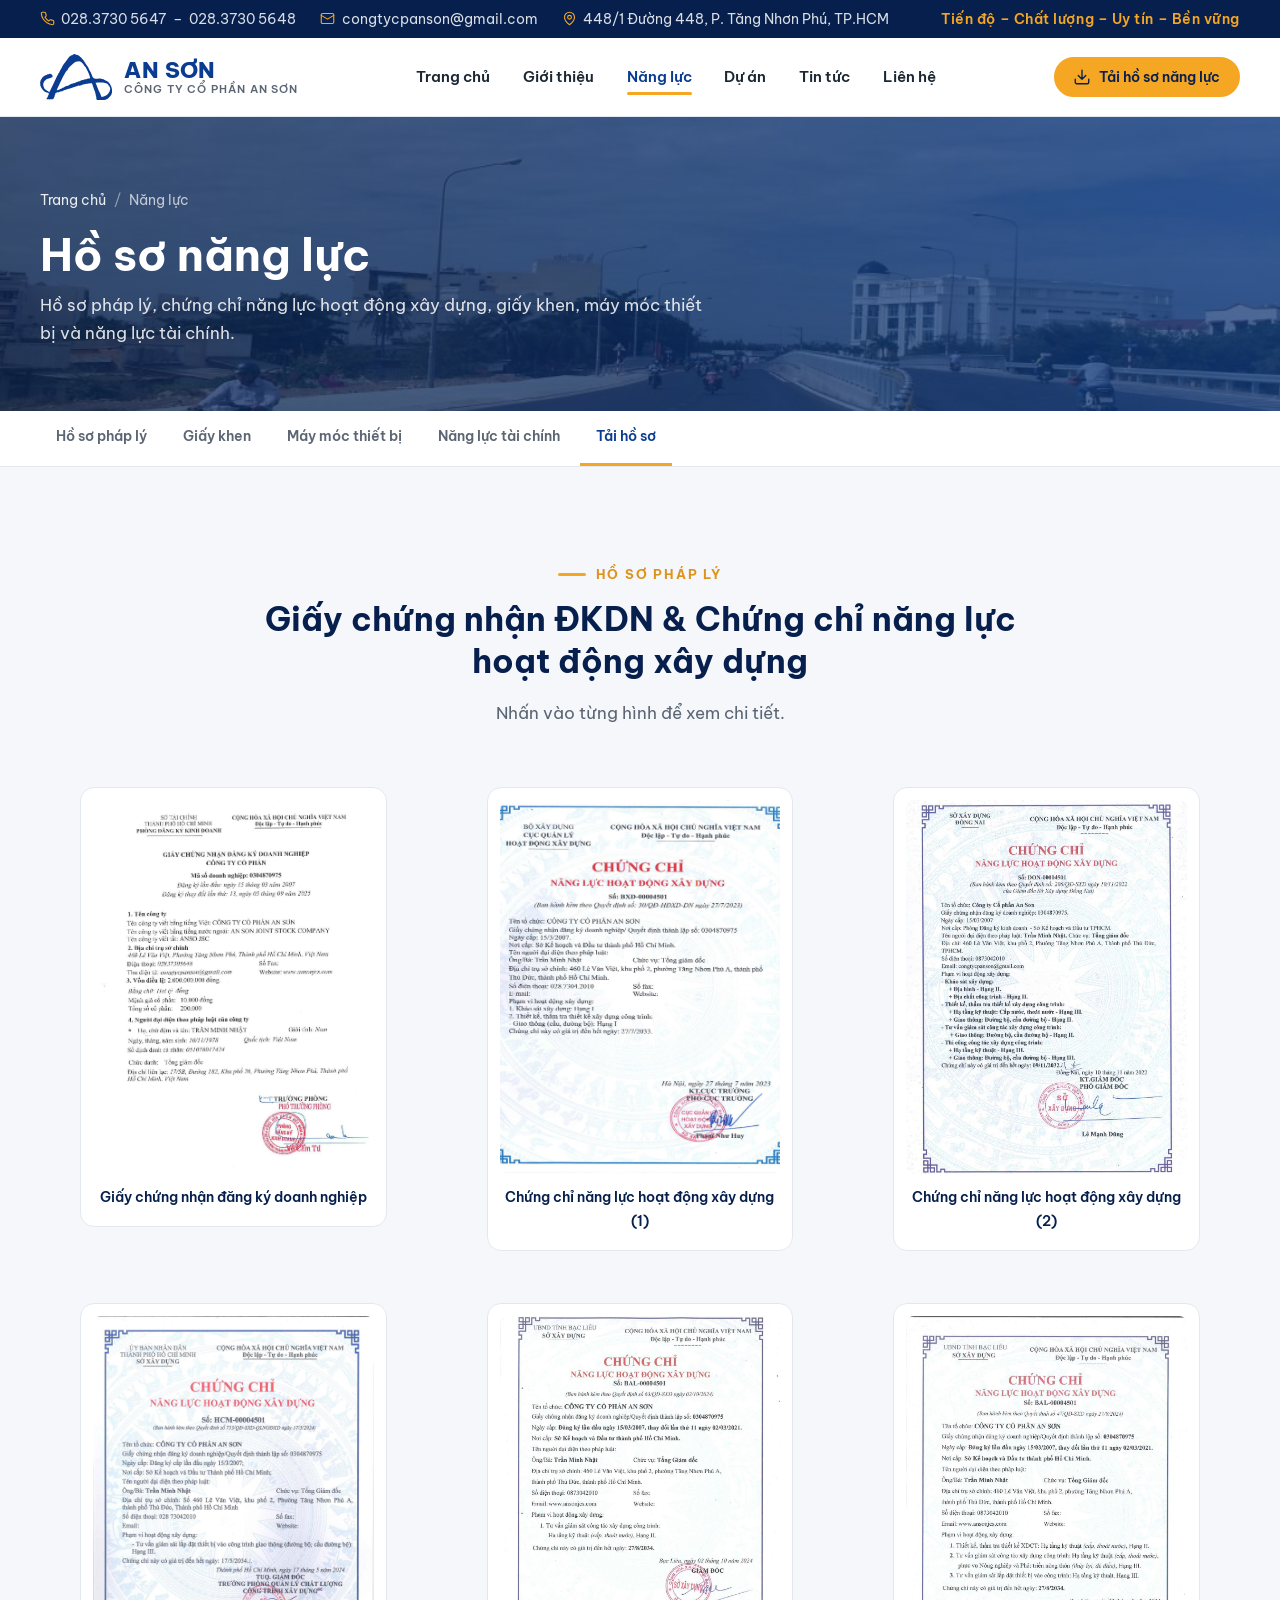
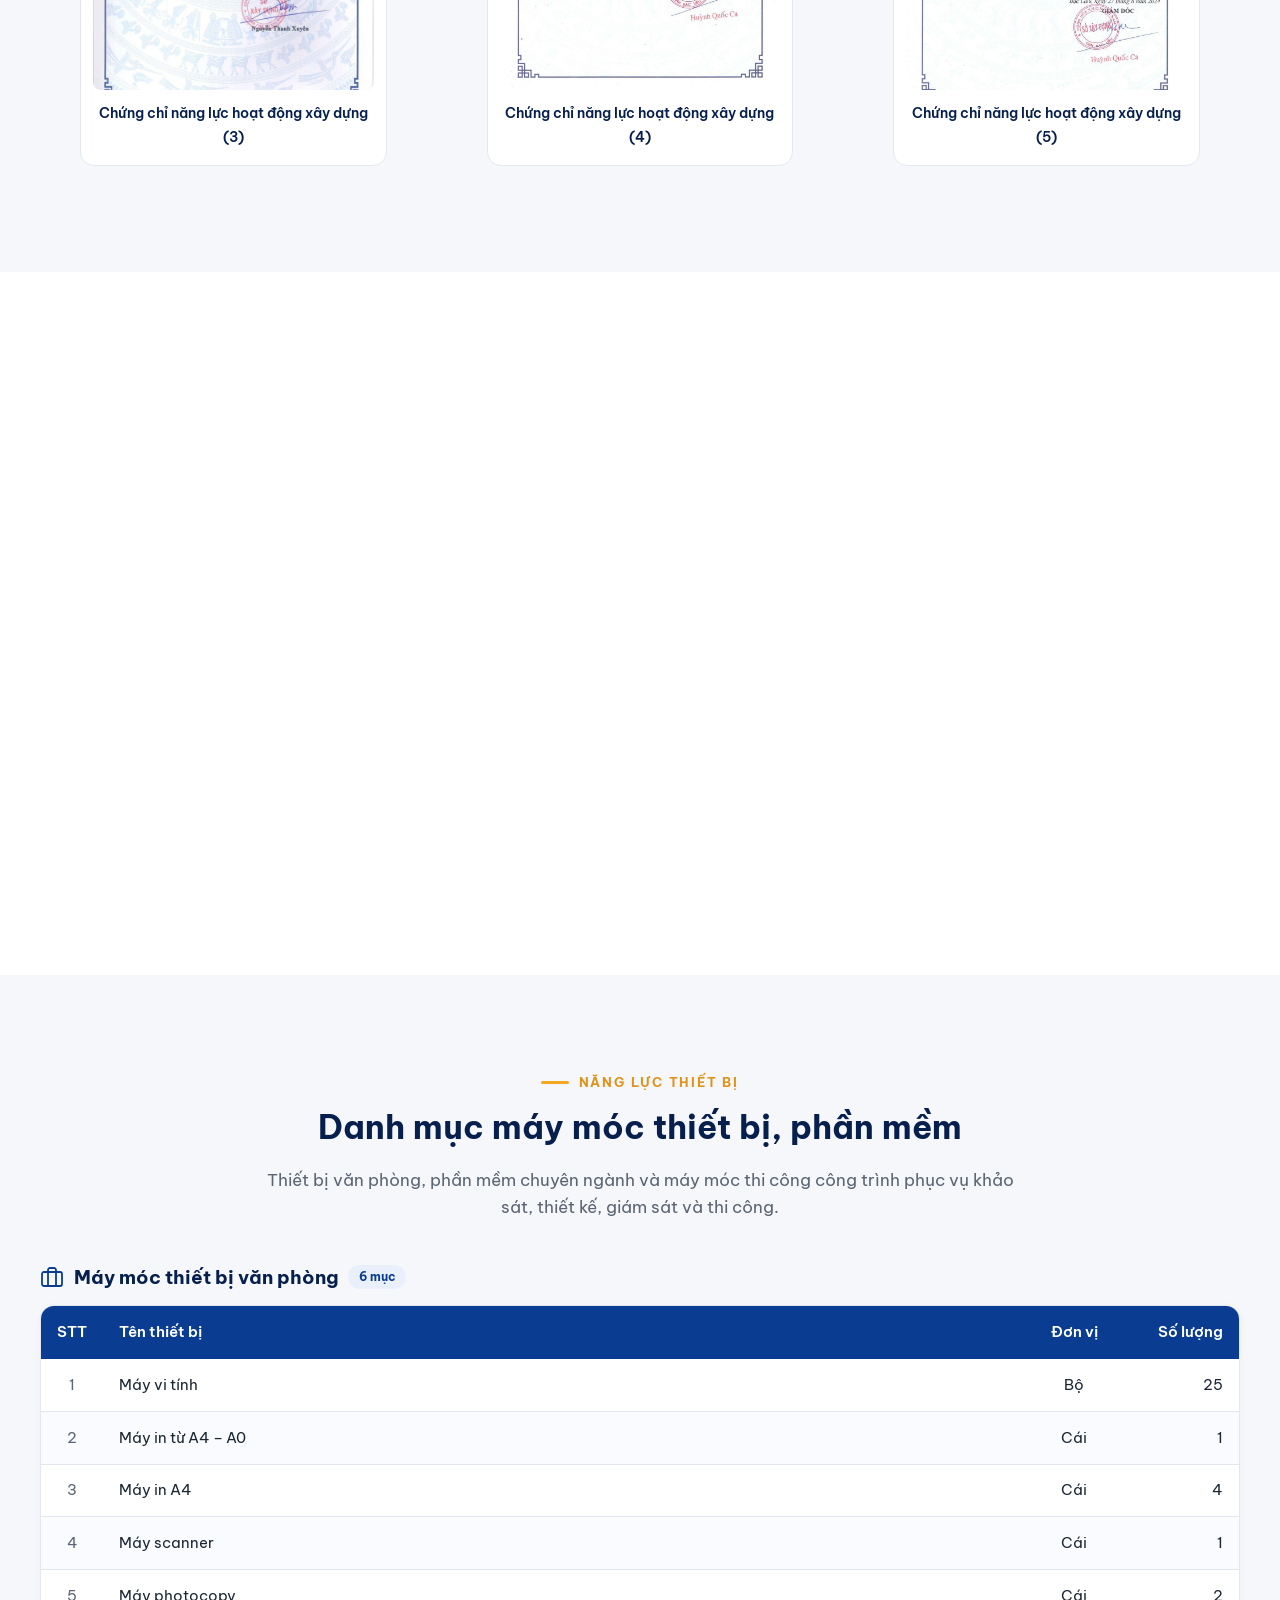
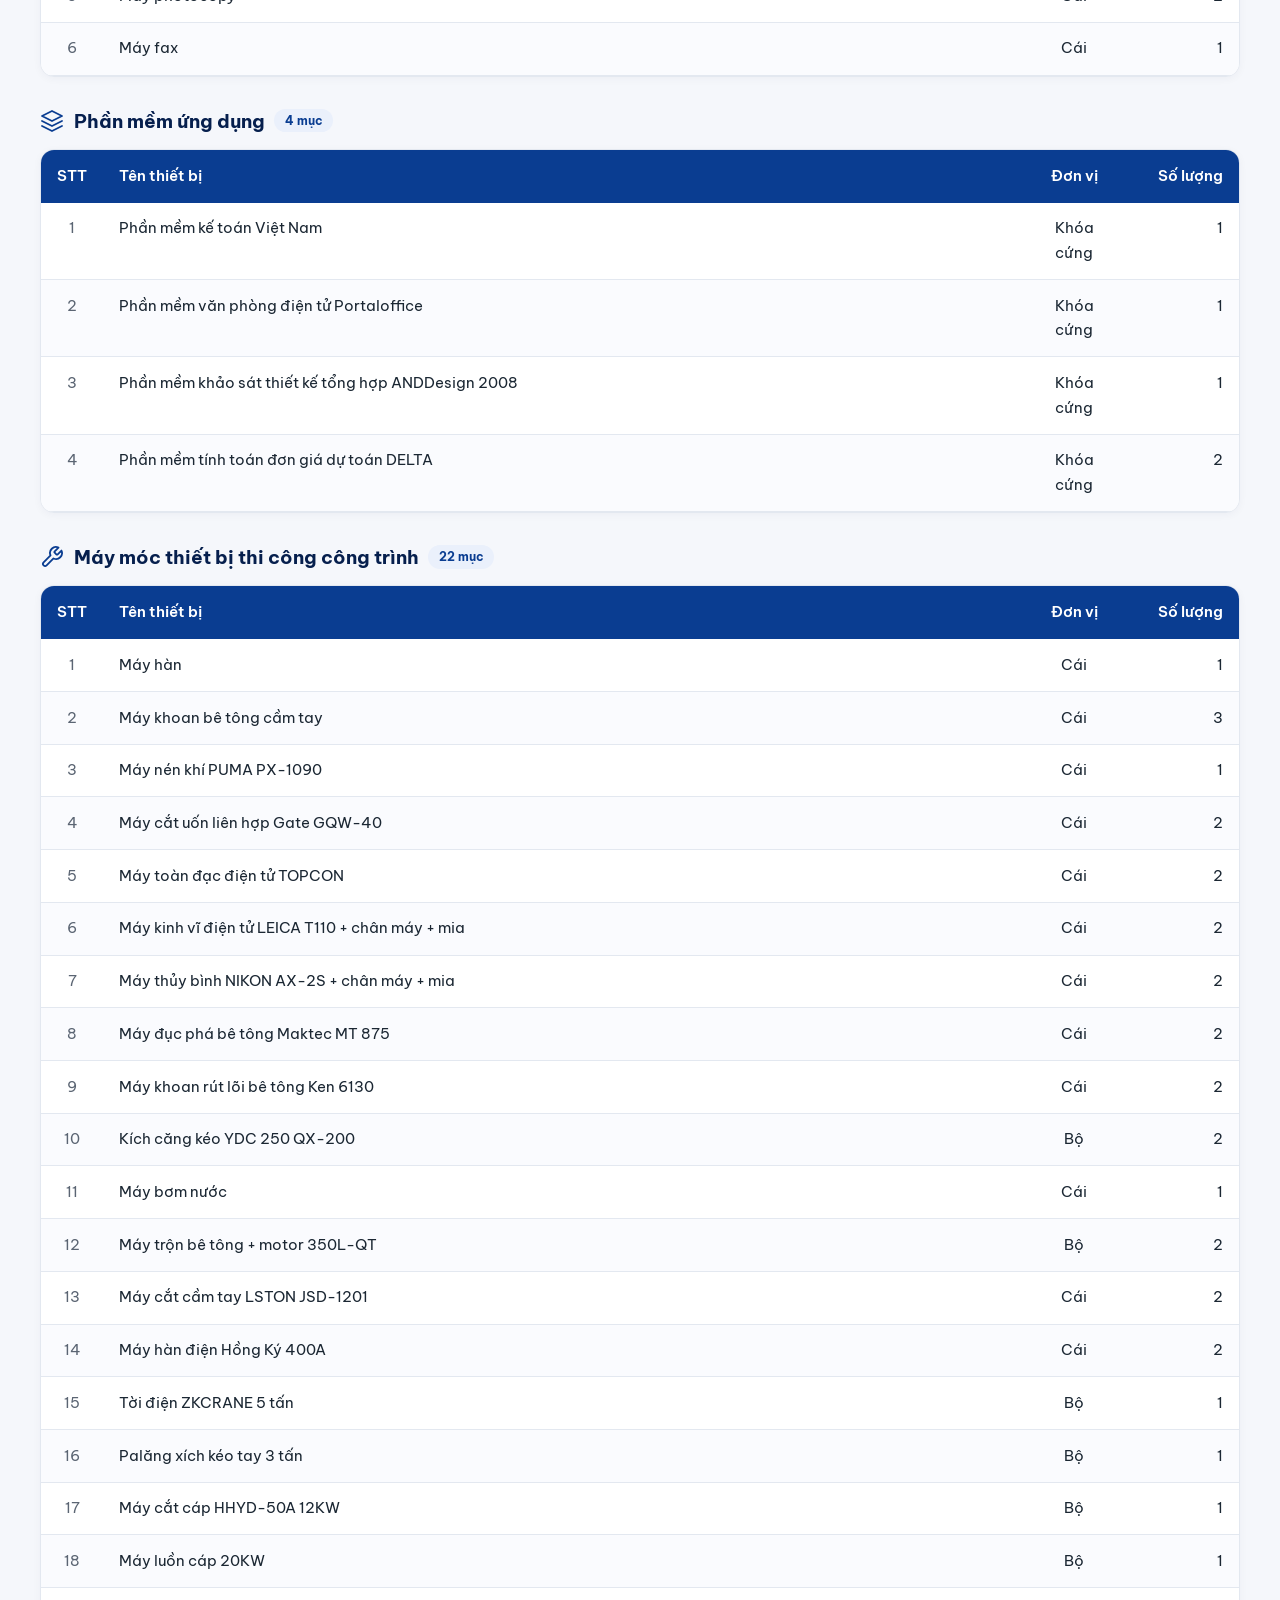
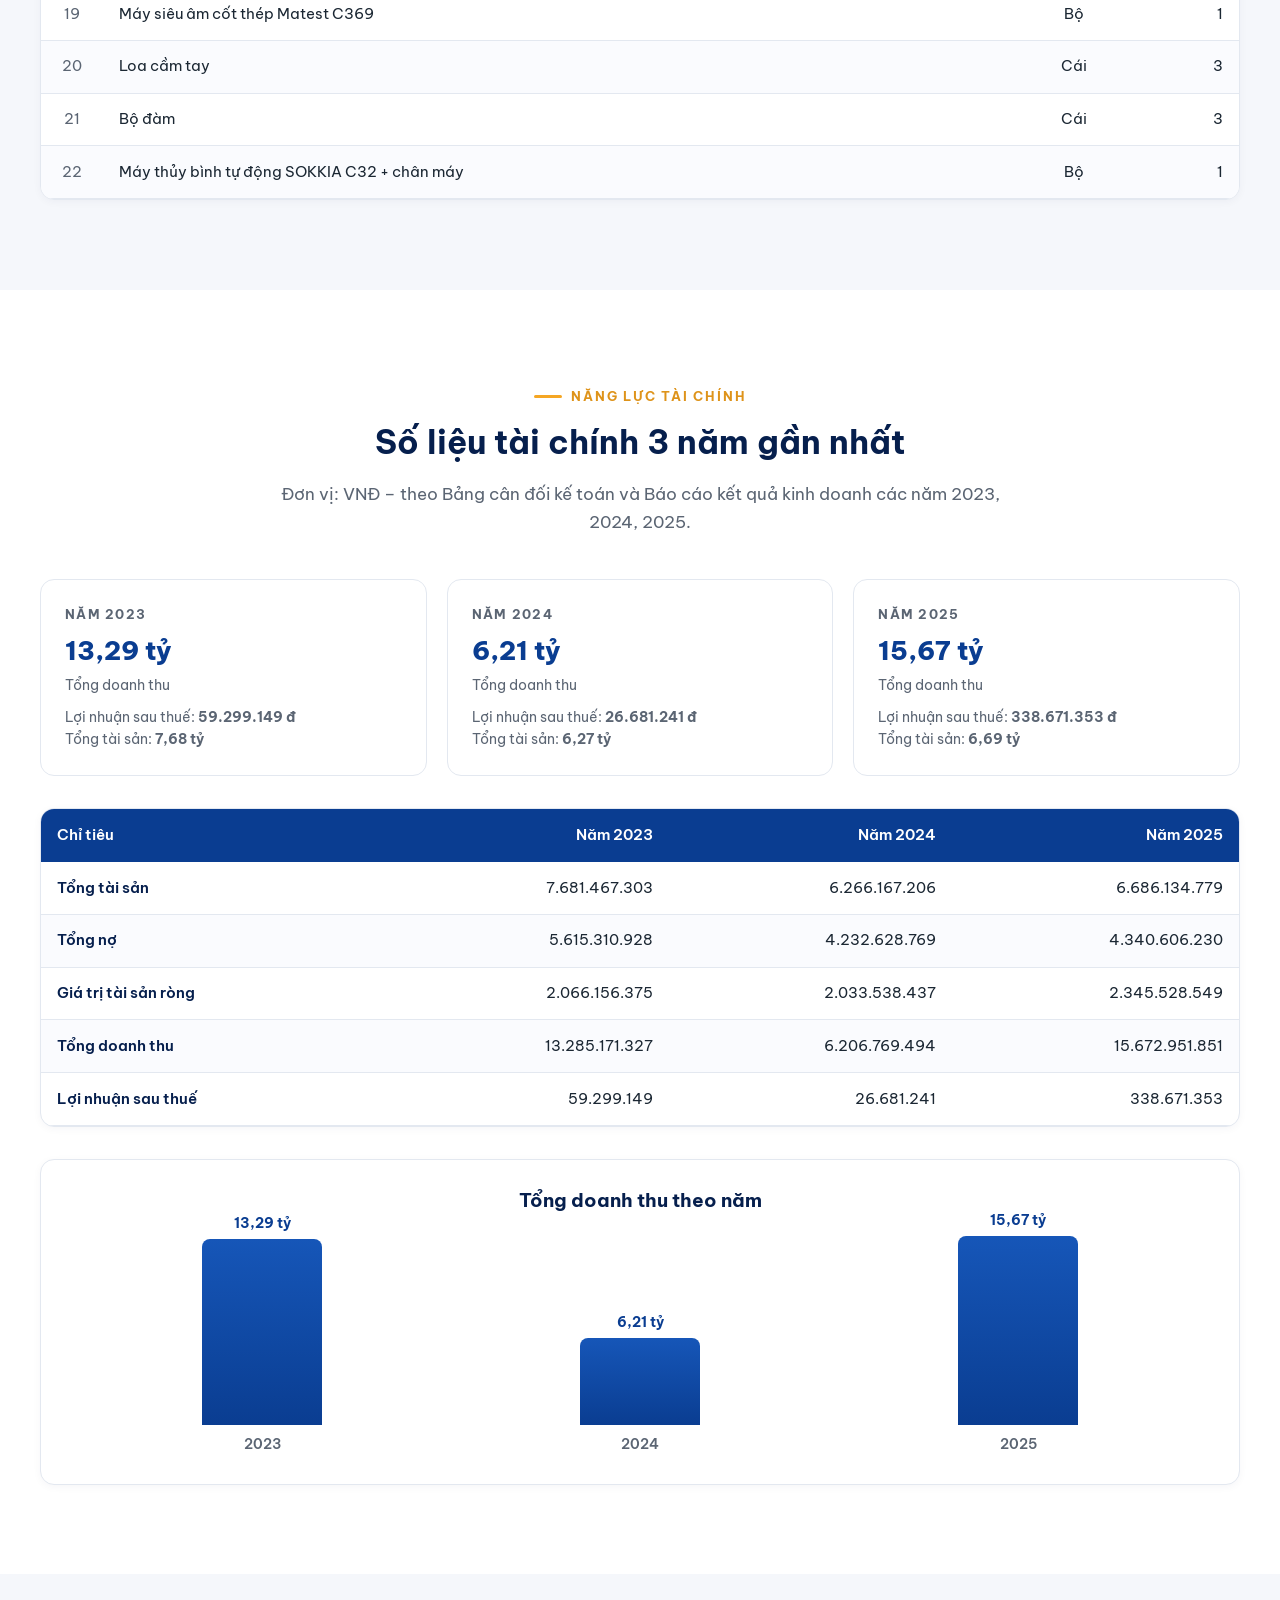
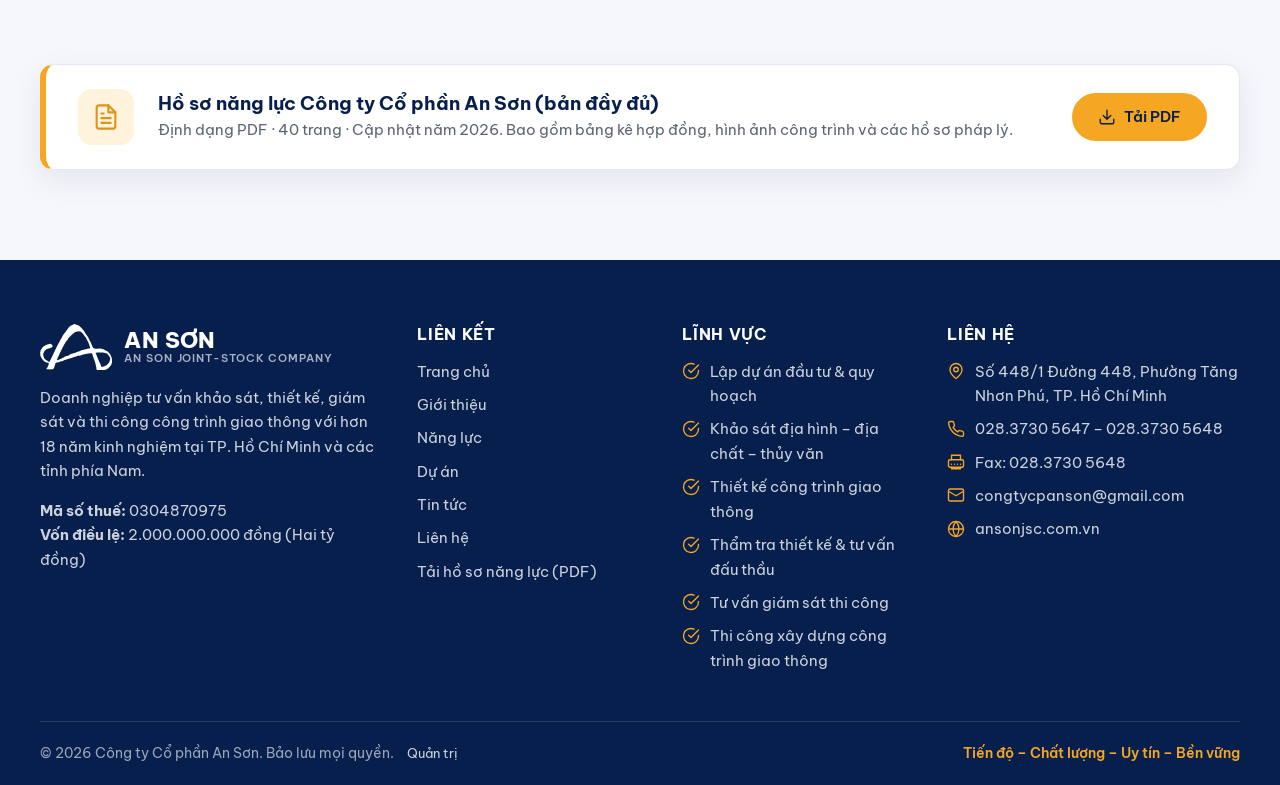
<file: nang-luc.html>
<!DOCTYPE html>
<html lang="vi">
<head>
<meta charset="utf-8">
<meta name="viewport" content="width=device-width, initial-scale=1">
<title>Hồ sơ năng lực | Công ty Cổ phần An Sơn</title>
<meta name="description" content="Hồ sơ pháp lý, chứng chỉ năng lực hoạt động xây dựng, giấy khen, danh mục máy móc thiết bị và năng lực tài chính của Công ty Cổ phần An Sơn.">
<meta name="keywords" content="An Sơn, ANSON JSC, tư vấn thiết kế cầu đường, tư vấn giám sát, thi công công trình giao thông, khảo sát địa hình, lập dự án đầu tư, TP.HCM">
<meta name="author" content="Công ty Cổ phần An Sơn">
<link rel="canonical" href="https://ansonjsc.com.vn/nang-luc.html">
<meta property="og:type" content="website">
<meta property="og:locale" content="vi_VN">
<meta property="og:site_name" content="Công ty Cổ phần An Sơn">
<meta property="og:title" content="Hồ sơ năng lực | Công ty Cổ phần An Sơn">
<meta property="og:description" content="Hồ sơ pháp lý, chứng chỉ năng lực hoạt động xây dựng, giấy khen, danh mục máy móc thiết bị và năng lực tài chính của Công ty Cổ phần An Sơn.">
<meta property="og:url" content="https://ansonjsc.com.vn/nang-luc.html">
<meta property="og:image" content="https://ansonjsc.com.vn/assets/img/prj-tc-somuoi-1.jpg">
<meta name="twitter:card" content="summary_large_image">
<meta name="theme-color" content="#0a3d91">
<link rel="icon" href="assets/img/favicon.ico" sizes="32x32">
<link rel="icon" href="assets/img/favicon-192.png" type="image/png" sizes="192x192">
<link rel="apple-touch-icon" href="assets/img/favicon-192.png">
<link rel="preconnect" href="https://fonts.googleapis.com">
<link rel="preconnect" href="https://fonts.gstatic.com" crossorigin>
<link href="https://fonts.googleapis.com/css2?family=Be+Vietnam+Pro:wght@400;500;600;700;800&display=swap" rel="stylesheet">
<link rel="stylesheet" href="assets/css/style.css">
<script type="application/ld+json">
{
  "@context": "https://schema.org",
  "@type": "Organization",
  "name": "Công ty Cổ phần An Sơn",
  "alternateName": ["AN SON JOINT-STOCK COMPANY", "ANSON JSC"],
  "url": "https://ansonjsc.com.vn",
  "logo": "https://ansonjsc.com.vn/assets/img/logo-stacked.png",
  "email": "congtycpanson@gmail.com",
  "telephone": "+84 2837305647",
  "foundingDate": "2007-03-15",
  "taxID": "0304870975",
  "address": {
    "@type": "PostalAddress",
    "streetAddress": "448/1 Đường 448",
    "addressLocality": "Phường Tăng Nhơn Phú",
    "addressRegion": "Thành phố Hồ Chí Minh",
    "addressCountry": "VN"
  }
}
</script>
</head>
<body>
<div class="topbar">
  <div class="container">
    <ul>
      <li><svg class="" viewBox="0 0 24 24" fill="none" stroke="currentColor" stroke-width="1.8" stroke-linecap="round" stroke-linejoin="round" aria-hidden="true"><path d="M22 16.92v3a2 2 0 0 1-2.18 2 19.8 19.8 0 0 1-8.63-3.07 19.5 19.5 0 0 1-6-6A19.8 19.8 0 0 1 2.12 4.18 2 2 0 0 1 4.11 2h3a2 2 0 0 1 2 1.72c.13.96.36 1.9.7 2.81a2 2 0 0 1-.45 2.11L8.09 9.91a16 16 0 0 0 6 6l1.27-1.27a2 2 0 0 1 2.11-.45c.91.34 1.85.57 2.81.7A2 2 0 0 1 22 16.92z"/></svg><a href="tel:02837305647">028.3730 5647</a> – <a href="tel:02837305648">028.3730 5648</a></li>
      <li><svg class="" viewBox="0 0 24 24" fill="none" stroke="currentColor" stroke-width="1.8" stroke-linecap="round" stroke-linejoin="round" aria-hidden="true"><rect x="2" y="4" width="20" height="16" rx="2"/><path d="m22 7-10 6L2 7"/></svg><a href="mailto:congtycpanson@gmail.com">congtycpanson@gmail.com</a></li>
      <li><svg class="" viewBox="0 0 24 24" fill="none" stroke="currentColor" stroke-width="1.8" stroke-linecap="round" stroke-linejoin="round" aria-hidden="true"><path d="M20 10c0 6-8 12-8 12s-8-6-8-12a8 8 0 0 1 16 0z"/><circle cx="12" cy="10" r="3"/></svg><span>448/1 Đường 448, P. Tăng Nhơn Phú, TP.HCM</span></li>
    </ul>
    <span class="slogan">Tiến độ – Chất lượng – Uy tín – Bền vững</span>
  </div>
</div>
<header class="header">
  <div class="container">
    <a class="brand" href="index.html" aria-label="Công ty Cổ phần An Sơn – Trang chủ">
      <img src="assets/img/logo-mark.svg" alt="Logo An Sơn" width="72" height="46">
      <span class="brand-text"><span class="brand-name">AN SƠN</span><span class="brand-sub">Công ty Cổ phần An Sơn</span></span>
    </a>
    <nav class="nav" id="nav" aria-label="Menu chính">
      <a href="index.html">Trang chủ</a><a href="gioi-thieu.html">Giới thiệu</a><a href="nang-luc.html">Năng lực</a><a href="du-an.html">Dự án</a><a href="tin-tuc.html">Tin tức</a><a href="lien-he.html">Liên hệ</a>
      <a class="btn btn-primary btn-sm" href="assets/docs/ho-so-nang-luc-anson-2026.pdf" target="_blank" rel="noopener"><svg class="" viewBox="0 0 24 24" fill="none" stroke="currentColor" stroke-width="1.8" stroke-linecap="round" stroke-linejoin="round" aria-hidden="true"><path d="M21 15v4a2 2 0 0 1-2 2H5a2 2 0 0 1-2-2v-4M7 10l5 5 5-5M12 15V3"/></svg> Hồ sơ năng lực</a>
    </nav>
    <a class="btn btn-primary btn-sm header-cta" href="assets/docs/ho-so-nang-luc-anson-2026.pdf" target="_blank" rel="noopener"><svg class="" viewBox="0 0 24 24" fill="none" stroke="currentColor" stroke-width="1.8" stroke-linecap="round" stroke-linejoin="round" aria-hidden="true"><path d="M21 15v4a2 2 0 0 1-2 2H5a2 2 0 0 1-2-2v-4M7 10l5 5 5-5M12 15V3"/></svg> Tải hồ sơ năng lực</a>
    <button class="nav-toggle" aria-label="Mở menu" aria-expanded="false" aria-controls="nav"><svg class="" viewBox="0 0 24 24" fill="none" stroke="currentColor" stroke-width="1.8" stroke-linecap="round" stroke-linejoin="round" aria-hidden="true"><path d="M3 6h18M3 12h18M3 18h18"/></svg></button>
  </div>
</header>
<section class="page-hero">
  <div class="bg" style="background-image:url('assets/img/prj-tc-somuoi-1.jpg')"></div>
  <div class="container">
    <ol class="breadcrumb"><li><a href="index.html">Trang chủ</a></li><li>Năng lực</li></ol>
    <h1>Hồ sơ năng lực</h1>
    <p>Hồ sơ pháp lý, chứng chỉ năng lực hoạt động xây dựng, giấy khen, máy móc thiết bị và năng lực tài chính.</p>
  </div>
</section>
<div class="subnav"><div class="container"><ul><li><a href="#phap-ly">Hồ sơ pháp lý</a></li><li><a href="#giay-khen">Giấy khen</a></li><li><a href="#thiet-bi">Máy móc thiết bị</a></li><li><a href="#tai-chinh">Năng lực tài chính</a></li><li><a href="#tai-ve">Tải hồ sơ</a></li></ul></div></div>

<section class="section" id="phap-ly">
  <div class="container">
    <div class="section-head reveal"><span class="eyebrow">Hồ sơ pháp lý</span><h2>Giấy chứng nhận ĐKDN &amp; Chứng chỉ năng lực hoạt động xây dựng</h2><p>Nhấn vào từng hình để xem chi tiết.</p></div>
    <div class="gallery reveal"><figure><a href="assets/img/legal-1.jpg" data-lightbox="legal" data-caption="Giấy chứng nhận đăng ký doanh nghiệp"><img src="assets/img/legal-1.jpg" alt="Giấy chứng nhận đăng ký doanh nghiệp" loading="lazy"><figcaption>Giấy chứng nhận đăng ký doanh nghiệp</figcaption></a></figure><figure><a href="assets/img/legal-2.jpg" data-lightbox="legal" data-caption="Chứng chỉ năng lực hoạt động xây dựng (1)"><img src="assets/img/legal-2.jpg" alt="Chứng chỉ năng lực hoạt động xây dựng (1)" loading="lazy"><figcaption>Chứng chỉ năng lực hoạt động xây dựng (1)</figcaption></a></figure><figure><a href="assets/img/legal-3.jpg" data-lightbox="legal" data-caption="Chứng chỉ năng lực hoạt động xây dựng (2)"><img src="assets/img/legal-3.jpg" alt="Chứng chỉ năng lực hoạt động xây dựng (2)" loading="lazy"><figcaption>Chứng chỉ năng lực hoạt động xây dựng (2)</figcaption></a></figure><figure><a href="assets/img/legal-4.jpg" data-lightbox="legal" data-caption="Chứng chỉ năng lực hoạt động xây dựng (3)"><img src="assets/img/legal-4.jpg" alt="Chứng chỉ năng lực hoạt động xây dựng (3)" loading="lazy"><figcaption>Chứng chỉ năng lực hoạt động xây dựng (3)</figcaption></a></figure><figure><a href="assets/img/legal-5.jpg" data-lightbox="legal" data-caption="Chứng chỉ năng lực hoạt động xây dựng (4)"><img src="assets/img/legal-5.jpg" alt="Chứng chỉ năng lực hoạt động xây dựng (4)" loading="lazy"><figcaption>Chứng chỉ năng lực hoạt động xây dựng (4)</figcaption></a></figure><figure><a href="assets/img/legal-6.jpg" data-lightbox="legal" data-caption="Chứng chỉ năng lực hoạt động xây dựng (5)"><img src="assets/img/legal-6.jpg" alt="Chứng chỉ năng lực hoạt động xây dựng (5)" loading="lazy"><figcaption>Chứng chỉ năng lực hoạt động xây dựng (5)</figcaption></a></figure></div>
  </div>
</section>

<section class="section section-alt" id="giay-khen">
  <div class="container">
    <div class="section-head reveal"><span class="eyebrow">Ghi nhận</span><h2>Giấy khen của cơ quan quản lý nhà nước</h2></div>
    <div class="grid grid-3"><article class="cert-card reveal"><a class="thumb" href="assets/img/award-1.jpg" data-lightbox="awards" data-caption="Giấy khen Sở GTVT Tây Ninh"><img src="assets/img/award-1.jpg" alt="Giấy khen Sở GTVT Tây Ninh" loading="lazy"></a><div class="body"><h3>Giấy khen Sở GTVT Tây Ninh</h3><p>Ghi nhận đóng góp trong công tác xây dựng, bảo trì công trình giao thông tỉnh Tây Ninh.</p></div></article><article class="cert-card reveal"><a class="thumb" href="assets/img/award-2.jpg" data-lightbox="awards" data-caption="Giấy khen UBND tỉnh An Giang"><img src="assets/img/award-2.jpg" alt="Giấy khen UBND tỉnh An Giang" loading="lazy"></a><div class="body"><h3>Giấy khen UBND tỉnh An Giang</h3><p>Ghi nhận thành tích thi công công trình giao thông trên địa bàn tỉnh An Giang.</p></div></article><article class="cert-card reveal"><a class="thumb" href="assets/img/award-3.jpg" data-lightbox="awards" data-caption="Giấy khen Sở GTVT Kiên Giang"><img src="assets/img/award-3.jpg" alt="Giấy khen Sở GTVT Kiên Giang" loading="lazy"></a><div class="body"><h3>Giấy khen Sở GTVT Kiên Giang</h3><p>Ghi nhận thành tích trong công tác tư vấn giám sát công trình giao thông tỉnh Kiên Giang.</p></div></article></div>
  </div>
</section>

<section class="section" id="thiet-bi">
  <div class="container">
    <div class="section-head reveal"><span class="eyebrow">Năng lực thiết bị</span><h2>Danh mục máy móc thiết bị, phần mềm</h2><p>Thiết bị văn phòng, phần mềm chuyên ngành và máy móc thi công công trình phục vụ khảo sát, thiết kế, giám sát và thi công.</p></div>
    <div class="reveal"><h3 style="display:flex;align-items:center;gap:.6rem;margin:2rem 0 1rem"><svg class="ico" viewBox="0 0 24 24" fill="none" stroke="currentColor" stroke-width="1.8" stroke-linecap="round" stroke-linejoin="round" aria-hidden="true"><rect x="2" y="7" width="20" height="14" rx="2"/><path d="M16 21V5a2 2 0 0 0-2-2h-4a2 2 0 0 0-2 2v16"/></svg> Máy móc thiết bị văn phòng <span class="chip">6 mục</span></h3>
<div class="table-wrap"><table class="data" style="min-width:520px"><thead><tr><th style="width:56px">STT</th><th>Tên thiết bị</th><th style="width:110px;text-align:center">Đơn vị</th><th style="width:110px;text-align:right">Số lượng</th></tr></thead><tbody><tr><td class="stt">1</td><td>Máy vi tính</td><td class="center">Bộ</td><td class="num">25</td></tr><tr><td class="stt">2</td><td>Máy in từ A4 – A0</td><td class="center">Cái</td><td class="num">1</td></tr><tr><td class="stt">3</td><td>Máy in A4</td><td class="center">Cái</td><td class="num">4</td></tr><tr><td class="stt">4</td><td>Máy scanner</td><td class="center">Cái</td><td class="num">1</td></tr><tr><td class="stt">5</td><td>Máy photocopy</td><td class="center">Cái</td><td class="num">2</td></tr><tr><td class="stt">6</td><td>Máy fax</td><td class="center">Cái</td><td class="num">1</td></tr></tbody></table></div></div>
    <div class="reveal"><h3 style="display:flex;align-items:center;gap:.6rem;margin:2rem 0 1rem"><svg class="ico" viewBox="0 0 24 24" fill="none" stroke="currentColor" stroke-width="1.8" stroke-linecap="round" stroke-linejoin="round" aria-hidden="true"><path d="m12 2 10 5-10 5L2 7z"/><path d="m2 12 10 5 10-5M2 17l10 5 10-5"/></svg> Phần mềm ứng dụng <span class="chip">4 mục</span></h3>
<div class="table-wrap"><table class="data" style="min-width:520px"><thead><tr><th style="width:56px">STT</th><th>Tên thiết bị</th><th style="width:110px;text-align:center">Đơn vị</th><th style="width:110px;text-align:right">Số lượng</th></tr></thead><tbody><tr><td class="stt">1</td><td>Phần mềm kế toán Việt Nam</td><td class="center">Khóa cứng</td><td class="num">1</td></tr><tr><td class="stt">2</td><td>Phần mềm văn phòng điện tử Portaloffice</td><td class="center">Khóa cứng</td><td class="num">1</td></tr><tr><td class="stt">3</td><td>Phần mềm khảo sát thiết kế tổng hợp ANDDesign 2008</td><td class="center">Khóa cứng</td><td class="num">1</td></tr><tr><td class="stt">4</td><td>Phần mềm tính toán đơn giá dự toán DELTA</td><td class="center">Khóa cứng</td><td class="num">2</td></tr></tbody></table></div></div>
    <div class="reveal"><h3 style="display:flex;align-items:center;gap:.6rem;margin:2rem 0 1rem"><svg class="ico" viewBox="0 0 24 24" fill="none" stroke="currentColor" stroke-width="1.8" stroke-linecap="round" stroke-linejoin="round" aria-hidden="true"><path d="M14.7 6.3a1 1 0 0 0 0 1.4l1.6 1.6a1 1 0 0 0 1.4 0l3.77-3.77a6 6 0 0 1-7.94 7.94l-6.91 6.91a2.12 2.12 0 0 1-3-3l6.91-6.91a6 6 0 0 1 7.94-7.94l-3.76 3.76z"/></svg> Máy móc thiết bị thi công công trình <span class="chip">22 mục</span></h3>
<div class="table-wrap"><table class="data" style="min-width:520px"><thead><tr><th style="width:56px">STT</th><th>Tên thiết bị</th><th style="width:110px;text-align:center">Đơn vị</th><th style="width:110px;text-align:right">Số lượng</th></tr></thead><tbody><tr><td class="stt">1</td><td>Máy hàn</td><td class="center">Cái</td><td class="num">1</td></tr><tr><td class="stt">2</td><td>Máy khoan bê tông cầm tay</td><td class="center">Cái</td><td class="num">3</td></tr><tr><td class="stt">3</td><td>Máy nén khí PUMA PX-1090</td><td class="center">Cái</td><td class="num">1</td></tr><tr><td class="stt">4</td><td>Máy cắt uốn liên hợp Gate GQW-40</td><td class="center">Cái</td><td class="num">2</td></tr><tr><td class="stt">5</td><td>Máy toàn đạc điện tử TOPCON</td><td class="center">Cái</td><td class="num">2</td></tr><tr><td class="stt">6</td><td>Máy kinh vĩ điện tử LEICA T110 + chân máy + mia</td><td class="center">Cái</td><td class="num">2</td></tr><tr><td class="stt">7</td><td>Máy thủy bình NIKON AX-2S + chân máy + mia</td><td class="center">Cái</td><td class="num">2</td></tr><tr><td class="stt">8</td><td>Máy đục phá bê tông Maktec MT 875</td><td class="center">Cái</td><td class="num">2</td></tr><tr><td class="stt">9</td><td>Máy khoan rút lõi bê tông Ken 6130</td><td class="center">Cái</td><td class="num">2</td></tr><tr><td class="stt">10</td><td>Kích căng kéo YDC 250 QX-200</td><td class="center">Bộ</td><td class="num">2</td></tr><tr><td class="stt">11</td><td>Máy bơm nước</td><td class="center">Cái</td><td class="num">1</td></tr><tr><td class="stt">12</td><td>Máy trộn bê tông + motor 350L-QT</td><td class="center">Bộ</td><td class="num">2</td></tr><tr><td class="stt">13</td><td>Máy cắt cầm tay LSTON JSD-1201</td><td class="center">Cái</td><td class="num">2</td></tr><tr><td class="stt">14</td><td>Máy hàn điện Hồng Ký 400A</td><td class="center">Cái</td><td class="num">2</td></tr><tr><td class="stt">15</td><td>Tời điện ZKCRANE 5 tấn</td><td class="center">Bộ</td><td class="num">1</td></tr><tr><td class="stt">16</td><td>Palăng xích kéo tay 3 tấn</td><td class="center">Bộ</td><td class="num">1</td></tr><tr><td class="stt">17</td><td>Máy cắt cáp HHYD-50A 12KW</td><td class="center">Bộ</td><td class="num">1</td></tr><tr><td class="stt">18</td><td>Máy luồn cáp 20KW</td><td class="center">Bộ</td><td class="num">1</td></tr><tr><td class="stt">19</td><td>Máy siêu âm cốt thép Matest C369</td><td class="center">Bộ</td><td class="num">1</td></tr><tr><td class="stt">20</td><td>Loa cầm tay</td><td class="center">Cái</td><td class="num">3</td></tr><tr><td class="stt">21</td><td>Bộ đàm</td><td class="center">Cái</td><td class="num">3</td></tr><tr><td class="stt">22</td><td>Máy thủy bình tự động SOKKIA C32 + chân máy</td><td class="center">Bộ</td><td class="num">1</td></tr></tbody></table></div></div>
  </div>
</section>

<section class="section section-alt" id="tai-chinh">
  <div class="container">
    <div class="section-head reveal"><span class="eyebrow">Năng lực tài chính</span><h2>Số liệu tài chính 3 năm gần nhất</h2><p>Đơn vị: VNĐ – theo Bảng cân đối kế toán và Báo cáo kết quả kinh doanh các năm 2023, 2024, 2025.</p></div>
    <div class="fin-cards"><div class="fin-card reveal"><div class="yr">Năm 2023</div><div class="rev">13,29 tỷ</div><div class="lbl">Tổng doanh thu</div><div class="lbl" style="margin-top:.6rem">Lợi nhuận sau thuế: <strong>59.299.149 đ</strong><br>Tổng tài sản: <strong>7,68 tỷ</strong></div></div><div class="fin-card reveal"><div class="yr">Năm 2024</div><div class="rev">6,21 tỷ</div><div class="lbl">Tổng doanh thu</div><div class="lbl" style="margin-top:.6rem">Lợi nhuận sau thuế: <strong>26.681.241 đ</strong><br>Tổng tài sản: <strong>6,27 tỷ</strong></div></div><div class="fin-card reveal"><div class="yr">Năm 2025</div><div class="rev">15,67 tỷ</div><div class="lbl">Tổng doanh thu</div><div class="lbl" style="margin-top:.6rem">Lợi nhuận sau thuế: <strong>338.671.353 đ</strong><br>Tổng tài sản: <strong>6,69 tỷ</strong></div></div></div>
    <div class="table-wrap reveal"><table class="data"><thead><tr><th>Chỉ tiêu</th><th style="text-align:right">Năm 2023</th><th style="text-align:right">Năm 2024</th><th style="text-align:right">Năm 2025</th></tr></thead><tbody><tr><td class="owner">Tổng tài sản</td><td class="num">7.681.467.303</td><td class="num">6.266.167.206</td><td class="num">6.686.134.779</td></tr><tr><td class="owner">Tổng nợ</td><td class="num">5.615.310.928</td><td class="num">4.232.628.769</td><td class="num">4.340.606.230</td></tr><tr><td class="owner">Giá trị tài sản ròng</td><td class="num">2.066.156.375</td><td class="num">2.033.538.437</td><td class="num">2.345.528.549</td></tr><tr><td class="owner">Tổng doanh thu</td><td class="num">13.285.171.327</td><td class="num">6.206.769.494</td><td class="num">15.672.951.851</td></tr><tr><td class="owner">Lợi nhuận sau thuế</td><td class="num">59.299.149</td><td class="num">26.681.241</td><td class="num">338.671.353</td></tr></tbody></table></div>
    <div class="card reveal" style="margin-top:2rem"><h3 style="text-align:center">Tổng doanh thu theo năm</h3><div class="bars"><div class="bar"><div class="fill" data-value="13285171327" style="height:6%"><span>13,29 tỷ</span></div><div class="yr">2023</div></div><div class="bar"><div class="fill" data-value="6206769494" style="height:6%"><span>6,21 tỷ</span></div><div class="yr">2024</div></div><div class="bar"><div class="fill" data-value="15672951851" style="height:6%"><span>15,67 tỷ</span></div><div class="yr">2025</div></div></div></div>
  </div>
</section>

<section class="section" id="tai-ve">
  <div class="container">
    <div class="download-box reveal">
      <div class="icon-box"><svg class="" viewBox="0 0 24 24" fill="none" stroke="currentColor" stroke-width="1.8" stroke-linecap="round" stroke-linejoin="round" aria-hidden="true"><path d="M14 2H6a2 2 0 0 0-2 2v16a2 2 0 0 0 2 2h12a2 2 0 0 0 2-2V8z"/><path d="M14 2v6h6M16 13H8M16 17H8M10 9H8"/></svg></div>
      <div><h3>Hồ sơ năng lực Công ty Cổ phần An Sơn (bản đầy đủ)</h3><p>Định dạng PDF · 40 trang · Cập nhật năm 2026. Bao gồm bảng kê hợp đồng, hình ảnh công trình và các hồ sơ pháp lý.</p></div>
      <a class="btn btn-primary" href="assets/docs/ho-so-nang-luc-anson-2026.pdf" target="_blank" rel="noopener"><svg class="" viewBox="0 0 24 24" fill="none" stroke="currentColor" stroke-width="1.8" stroke-linecap="round" stroke-linejoin="round" aria-hidden="true"><path d="M21 15v4a2 2 0 0 1-2 2H5a2 2 0 0 1-2-2v-4M7 10l5 5 5-5M12 15V3"/></svg> Tải PDF</a>
    </div>
  </div>
</section>
<footer class="footer">
  <div class="container">
    <div class="footer-grid">
      <div>
        <a class="brand" href="index.html">
          <img src="assets/img/logo-mark-white.svg" alt="Logo An Sơn" width="72" height="46">
          <span class="brand-text"><span class="brand-name">AN SƠN</span><span class="brand-sub">AN SON JOINT-STOCK COMPANY</span></span>
        </a>
        <p>Doanh nghiệp tư vấn khảo sát, thiết kế, giám sát và thi công công trình giao thông với hơn 18 năm kinh nghiệm tại TP. Hồ Chí Minh và các tỉnh phía Nam.</p>
        <p><strong>Mã số thuế:</strong> 0304870975<br><strong>Vốn điều lệ:</strong> 2.000.000.000 đồng (Hai tỷ đồng)</p>
      </div>
      <div>
        <h4>Liên kết</h4>
        <ul><li><a href="index.html">Trang chủ</a></li><li><a href="gioi-thieu.html">Giới thiệu</a></li><li><a href="nang-luc.html">Năng lực</a></li><li><a href="du-an.html">Dự án</a></li><li><a href="tin-tuc.html">Tin tức</a></li><li><a href="lien-he.html">Liên hệ</a></li><li><a href="assets/docs/ho-so-nang-luc-anson-2026.pdf" target="_blank" rel="noopener">Tải hồ sơ năng lực (PDF)</a></li></ul>
      </div>
      <div>
        <h4>Lĩnh vực</h4>
        <ul><li><svg class="" viewBox="0 0 24 24" fill="none" stroke="currentColor" stroke-width="1.8" stroke-linecap="round" stroke-linejoin="round" aria-hidden="true"><path d="M22 11.08V12a10 10 0 1 1-5.93-9.14"/><path d="m22 4-10 10-3-3"/></svg><span>Lập dự án đầu tư &amp; quy hoạch</span></li><li><svg class="" viewBox="0 0 24 24" fill="none" stroke="currentColor" stroke-width="1.8" stroke-linecap="round" stroke-linejoin="round" aria-hidden="true"><path d="M22 11.08V12a10 10 0 1 1-5.93-9.14"/><path d="m22 4-10 10-3-3"/></svg><span>Khảo sát địa hình – địa chất – thủy văn</span></li><li><svg class="" viewBox="0 0 24 24" fill="none" stroke="currentColor" stroke-width="1.8" stroke-linecap="round" stroke-linejoin="round" aria-hidden="true"><path d="M22 11.08V12a10 10 0 1 1-5.93-9.14"/><path d="m22 4-10 10-3-3"/></svg><span>Thiết kế công trình giao thông</span></li><li><svg class="" viewBox="0 0 24 24" fill="none" stroke="currentColor" stroke-width="1.8" stroke-linecap="round" stroke-linejoin="round" aria-hidden="true"><path d="M22 11.08V12a10 10 0 1 1-5.93-9.14"/><path d="m22 4-10 10-3-3"/></svg><span>Thẩm tra thiết kế &amp; tư vấn đấu thầu</span></li><li><svg class="" viewBox="0 0 24 24" fill="none" stroke="currentColor" stroke-width="1.8" stroke-linecap="round" stroke-linejoin="round" aria-hidden="true"><path d="M22 11.08V12a10 10 0 1 1-5.93-9.14"/><path d="m22 4-10 10-3-3"/></svg><span>Tư vấn giám sát thi công</span></li><li><svg class="" viewBox="0 0 24 24" fill="none" stroke="currentColor" stroke-width="1.8" stroke-linecap="round" stroke-linejoin="round" aria-hidden="true"><path d="M22 11.08V12a10 10 0 1 1-5.93-9.14"/><path d="m22 4-10 10-3-3"/></svg><span>Thi công xây dựng công trình giao thông</span></li></ul>
      </div>
      <div>
        <h4>Liên hệ</h4>
        <ul>
          <li><svg class="" viewBox="0 0 24 24" fill="none" stroke="currentColor" stroke-width="1.8" stroke-linecap="round" stroke-linejoin="round" aria-hidden="true"><path d="M20 10c0 6-8 12-8 12s-8-6-8-12a8 8 0 0 1 16 0z"/><circle cx="12" cy="10" r="3"/></svg><span>Số 448/1 Đường 448, Phường Tăng Nhơn Phú, TP. Hồ Chí Minh</span></li>
          <li><svg class="" viewBox="0 0 24 24" fill="none" stroke="currentColor" stroke-width="1.8" stroke-linecap="round" stroke-linejoin="round" aria-hidden="true"><path d="M22 16.92v3a2 2 0 0 1-2.18 2 19.8 19.8 0 0 1-8.63-3.07 19.5 19.5 0 0 1-6-6A19.8 19.8 0 0 1 2.12 4.18 2 2 0 0 1 4.11 2h3a2 2 0 0 1 2 1.72c.13.96.36 1.9.7 2.81a2 2 0 0 1-.45 2.11L8.09 9.91a16 16 0 0 0 6 6l1.27-1.27a2 2 0 0 1 2.11-.45c.91.34 1.85.57 2.81.7A2 2 0 0 1 22 16.92z"/></svg><span><a href="tel:02837305647">028.3730 5647</a> – <a href="tel:02837305648">028.3730 5648</a></span></li>
          <li><svg class="" viewBox="0 0 24 24" fill="none" stroke="currentColor" stroke-width="1.8" stroke-linecap="round" stroke-linejoin="round" aria-hidden="true"><path d="M6 9V3h12v6"/><rect x="2" y="9" width="20" height="10" rx="2"/><path d="M6 15h.01M10 15h.01M14 15h.01M18 15h.01M6 19v2h12v-2"/></svg><span>Fax: 028.3730 5648</span></li>
          <li><svg class="" viewBox="0 0 24 24" fill="none" stroke="currentColor" stroke-width="1.8" stroke-linecap="round" stroke-linejoin="round" aria-hidden="true"><rect x="2" y="4" width="20" height="16" rx="2"/><path d="m22 7-10 6L2 7"/></svg><a href="mailto:congtycpanson@gmail.com">congtycpanson@gmail.com</a></li>
          <li><svg class="" viewBox="0 0 24 24" fill="none" stroke="currentColor" stroke-width="1.8" stroke-linecap="round" stroke-linejoin="round" aria-hidden="true"><circle cx="12" cy="12" r="10"/><path d="M2 12h20M12 2a15.3 15.3 0 0 1 4 10 15.3 15.3 0 0 1-4 10 15.3 15.3 0 0 1-4-10 15.3 15.3 0 0 1 4-10z"/></svg><a href="https://ansonjsc.com.vn">ansonjsc.com.vn</a></li>
        </ul>
      </div>
    </div>
    <div class="footer-bottom">
      <span>© <span data-year>2026</span> Công ty Cổ phần An Sơn. Bảo lưu mọi quyền. <a class="admin-link" href="admin/" rel="nofollow">Quản trị</a></span>
      <span class="slogan">Tiến độ – Chất lượng – Uy tín – Bền vững</span>
    </div>
  </div>
</footer>
<button class="to-top" aria-label="Lên đầu trang"><svg class="" viewBox="0 0 24 24" fill="none" stroke="currentColor" stroke-width="1.8" stroke-linecap="round" stroke-linejoin="round" aria-hidden="true"><path d="m18 15-6-6-6 6"/></svg></button>
<script src="assets/js/main.js"></script>
</body>
</html>
</file>
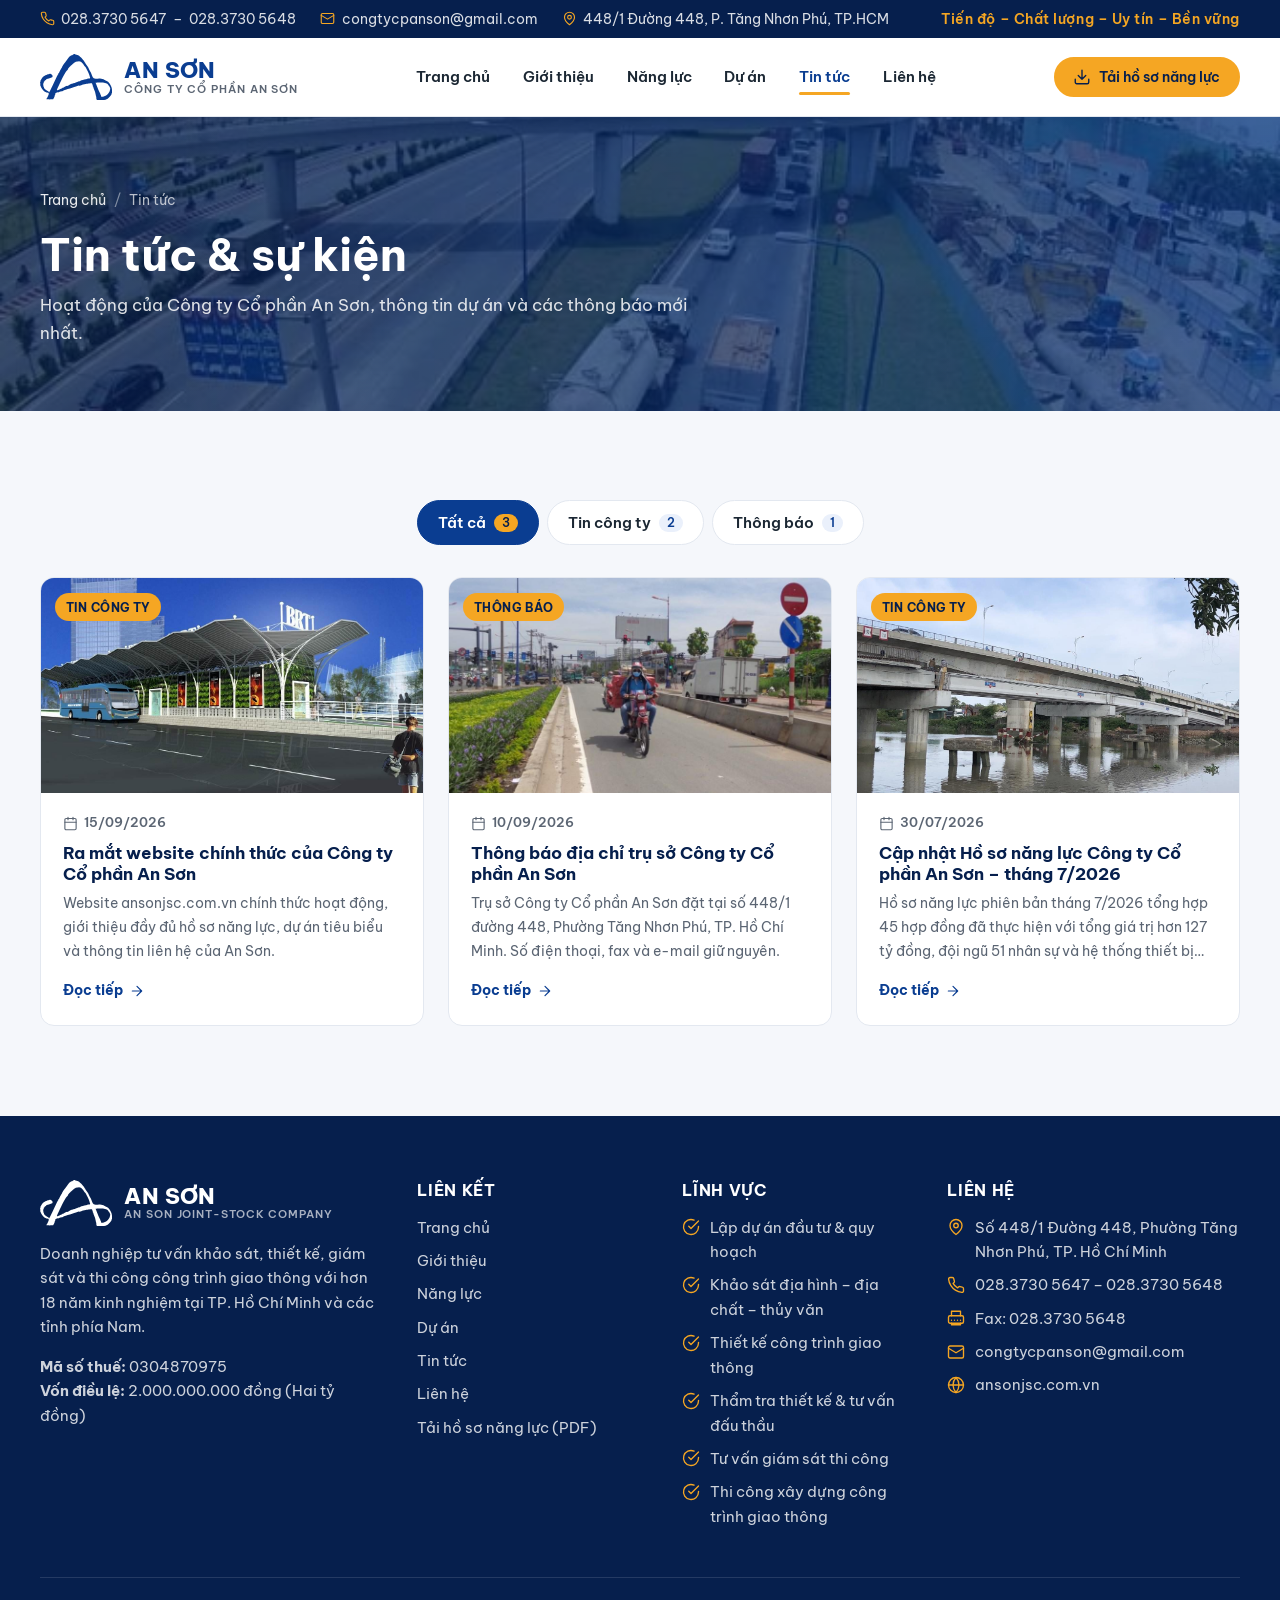
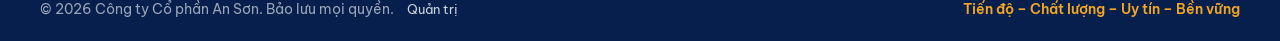
<file: tin-tuc.html>
<!DOCTYPE html>
<html lang="vi">
<head>
<meta charset="utf-8">
<meta name="viewport" content="width=device-width, initial-scale=1">
<title>Tin tức &amp; sự kiện | Công ty Cổ phần An Sơn</title>
<meta name="description" content="Tin tức, hoạt động và thông báo mới nhất từ Công ty Cổ phần An Sơn – tư vấn thiết kế, giám sát và thi công công trình giao thông.">
<meta name="keywords" content="An Sơn, ANSON JSC, tư vấn thiết kế cầu đường, tư vấn giám sát, thi công công trình giao thông, khảo sát địa hình, lập dự án đầu tư, TP.HCM">
<meta name="author" content="Công ty Cổ phần An Sơn">
<link rel="canonical" href="https://ansonjsc.com.vn/tin-tuc.html">
<meta property="og:type" content="website">
<meta property="og:locale" content="vi_VN">
<meta property="og:site_name" content="Công ty Cổ phần An Sơn">
<meta property="og:title" content="Tin tức &amp; sự kiện | Công ty Cổ phần An Sơn">
<meta property="og:description" content="Tin tức, hoạt động và thông báo mới nhất từ Công ty Cổ phần An Sơn – tư vấn thiết kế, giám sát và thi công công trình giao thông.">
<meta property="og:url" content="https://ansonjsc.com.vn/tin-tuc.html">
<meta property="og:image" content="https://ansonjsc.com.vn/assets/img/prj-gs-catlai-1.jpg">
<meta name="twitter:card" content="summary_large_image">
<meta name="theme-color" content="#0a3d91">
<link rel="icon" href="assets/img/favicon.ico" sizes="32x32">
<link rel="icon" href="assets/img/favicon-192.png" type="image/png" sizes="192x192">
<link rel="apple-touch-icon" href="assets/img/favicon-192.png">
<link rel="preconnect" href="https://fonts.googleapis.com">
<link rel="preconnect" href="https://fonts.gstatic.com" crossorigin>
<link href="https://fonts.googleapis.com/css2?family=Be+Vietnam+Pro:wght@400;500;600;700;800&display=swap" rel="stylesheet">
<link rel="stylesheet" href="assets/css/style.css">
<script type="application/ld+json">
{
  "@context": "https://schema.org",
  "@type": "Organization",
  "name": "Công ty Cổ phần An Sơn",
  "alternateName": ["AN SON JOINT-STOCK COMPANY", "ANSON JSC"],
  "url": "https://ansonjsc.com.vn",
  "logo": "https://ansonjsc.com.vn/assets/img/logo-stacked.png",
  "email": "congtycpanson@gmail.com",
  "telephone": "+84 2837305647",
  "foundingDate": "2007-03-15",
  "taxID": "0304870975",
  "address": {
    "@type": "PostalAddress",
    "streetAddress": "448/1 Đường 448",
    "addressLocality": "Phường Tăng Nhơn Phú",
    "addressRegion": "Thành phố Hồ Chí Minh",
    "addressCountry": "VN"
  }
}
</script>
</head>
<body>
<div class="topbar">
  <div class="container">
    <ul>
      <li><svg class="" viewBox="0 0 24 24" fill="none" stroke="currentColor" stroke-width="1.8" stroke-linecap="round" stroke-linejoin="round" aria-hidden="true"><path d="M22 16.92v3a2 2 0 0 1-2.18 2 19.8 19.8 0 0 1-8.63-3.07 19.5 19.5 0 0 1-6-6A19.8 19.8 0 0 1 2.12 4.18 2 2 0 0 1 4.11 2h3a2 2 0 0 1 2 1.72c.13.96.36 1.9.7 2.81a2 2 0 0 1-.45 2.11L8.09 9.91a16 16 0 0 0 6 6l1.27-1.27a2 2 0 0 1 2.11-.45c.91.34 1.85.57 2.81.7A2 2 0 0 1 22 16.92z"/></svg><a href="tel:02837305647">028.3730 5647</a> – <a href="tel:02837305648">028.3730 5648</a></li>
      <li><svg class="" viewBox="0 0 24 24" fill="none" stroke="currentColor" stroke-width="1.8" stroke-linecap="round" stroke-linejoin="round" aria-hidden="true"><rect x="2" y="4" width="20" height="16" rx="2"/><path d="m22 7-10 6L2 7"/></svg><a href="mailto:congtycpanson@gmail.com">congtycpanson@gmail.com</a></li>
      <li><svg class="" viewBox="0 0 24 24" fill="none" stroke="currentColor" stroke-width="1.8" stroke-linecap="round" stroke-linejoin="round" aria-hidden="true"><path d="M20 10c0 6-8 12-8 12s-8-6-8-12a8 8 0 0 1 16 0z"/><circle cx="12" cy="10" r="3"/></svg><span>448/1 Đường 448, P. Tăng Nhơn Phú, TP.HCM</span></li>
    </ul>
    <span class="slogan">Tiến độ – Chất lượng – Uy tín – Bền vững</span>
  </div>
</div>
<header class="header">
  <div class="container">
    <a class="brand" href="index.html" aria-label="Công ty Cổ phần An Sơn – Trang chủ">
      <img src="assets/img/logo-mark.svg" alt="Logo An Sơn" width="72" height="46">
      <span class="brand-text"><span class="brand-name">AN SƠN</span><span class="brand-sub">Công ty Cổ phần An Sơn</span></span>
    </a>
    <nav class="nav" id="nav" aria-label="Menu chính">
      <a href="index.html">Trang chủ</a><a href="gioi-thieu.html">Giới thiệu</a><a href="nang-luc.html">Năng lực</a><a href="du-an.html">Dự án</a><a href="tin-tuc.html">Tin tức</a><a href="lien-he.html">Liên hệ</a>
      <a class="btn btn-primary btn-sm" href="assets/docs/ho-so-nang-luc-anson-2026.pdf" target="_blank" rel="noopener"><svg class="" viewBox="0 0 24 24" fill="none" stroke="currentColor" stroke-width="1.8" stroke-linecap="round" stroke-linejoin="round" aria-hidden="true"><path d="M21 15v4a2 2 0 0 1-2 2H5a2 2 0 0 1-2-2v-4M7 10l5 5 5-5M12 15V3"/></svg> Hồ sơ năng lực</a>
    </nav>
    <a class="btn btn-primary btn-sm header-cta" href="assets/docs/ho-so-nang-luc-anson-2026.pdf" target="_blank" rel="noopener"><svg class="" viewBox="0 0 24 24" fill="none" stroke="currentColor" stroke-width="1.8" stroke-linecap="round" stroke-linejoin="round" aria-hidden="true"><path d="M21 15v4a2 2 0 0 1-2 2H5a2 2 0 0 1-2-2v-4M7 10l5 5 5-5M12 15V3"/></svg> Tải hồ sơ năng lực</a>
    <button class="nav-toggle" aria-label="Mở menu" aria-expanded="false" aria-controls="nav"><svg class="" viewBox="0 0 24 24" fill="none" stroke="currentColor" stroke-width="1.8" stroke-linecap="round" stroke-linejoin="round" aria-hidden="true"><path d="M3 6h18M3 12h18M3 18h18"/></svg></button>
  </div>
</header>
<section class="page-hero">
  <div class="bg" style="background-image:url('assets/img/prj-gs-catlai-1.jpg')"></div>
  <div class="container">
    <ol class="breadcrumb"><li><a href="index.html">Trang chủ</a></li><li>Tin tức</li></ol>
    <h1>Tin tức &amp; sự kiện</h1>
    <p>Hoạt động của Công ty Cổ phần An Sơn, thông tin dự án và các thông báo mới nhất.</p>
  </div>
</section>

<section class="section" id="tin-tuc">
  <div class="container">
    <div class="tabs" data-filter-group><button class="tab-btn active" data-filter="*">Tất cả <span class="cnt">3</span></button><button class="tab-btn" data-filter="Tin công ty">Tin công ty <span class="cnt">2</span></button><button class="tab-btn" data-filter="Thông báo">Thông báo <span class="cnt">1</span></button></div>
    <div class="grid grid-3 news-grid"><a class="news-card reveal" href="tin-tuc/ra-mat-website-ansonjsc.html" data-category="Tin công ty">
  <div class="thumb"><img src="assets/img/prj-tk-gtxanh-1.jpg" alt="Ra mắt website chính thức của Công ty Cổ phần An Sơn" loading="lazy"><span class="badge">Tin công ty</span></div>
  <div class="body"><time datetime="2026-09-15"><svg class="" viewBox="0 0 24 24" fill="none" stroke="currentColor" stroke-width="1.8" stroke-linecap="round" stroke-linejoin="round" aria-hidden="true"><rect x="3" y="4" width="18" height="18" rx="2"/><path d="M16 2v4M8 2v4M3 10h18"/></svg> 15/09/2026</time><h3>Ra mắt website chính thức của Công ty Cổ phần An Sơn</h3><p>Website ansonjsc.com.vn chính thức hoạt động, giới thiệu đầy đủ hồ sơ năng lực, dự án tiêu biểu và thông tin liên hệ của An Sơn.</p><span class="more">Đọc tiếp <svg class="" viewBox="0 0 24 24" fill="none" stroke="currentColor" stroke-width="1.8" stroke-linecap="round" stroke-linejoin="round" aria-hidden="true"><path d="M5 12h14M12 5l7 7-7 7"/></svg></span></div>
</a><a class="news-card reveal" href="tin-tuc/thong-bao-dia-chi-tru-so.html" data-category="Thông báo">
  <div class="thumb"><img src="assets/img/prj-gs-xlhn-2.jpg" alt="Thông báo địa chỉ trụ sở Công ty Cổ phần An Sơn" loading="lazy"><span class="badge">Thông báo</span></div>
  <div class="body"><time datetime="2026-09-10"><svg class="" viewBox="0 0 24 24" fill="none" stroke="currentColor" stroke-width="1.8" stroke-linecap="round" stroke-linejoin="round" aria-hidden="true"><rect x="3" y="4" width="18" height="18" rx="2"/><path d="M16 2v4M8 2v4M3 10h18"/></svg> 10/09/2026</time><h3>Thông báo địa chỉ trụ sở Công ty Cổ phần An Sơn</h3><p>Trụ sở Công ty Cổ phần An Sơn đặt tại số 448/1 đường 448, Phường Tăng Nhơn Phú, TP. Hồ Chí Minh. Số điện thoại, fax và e-mail giữ nguyên.</p><span class="more">Đọc tiếp <svg class="" viewBox="0 0 24 24" fill="none" stroke="currentColor" stroke-width="1.8" stroke-linecap="round" stroke-linejoin="round" aria-hidden="true"><path d="M5 12h14M12 5l7 7-7 7"/></svg></span></div>
</a><a class="news-card reveal" href="tin-tuc/cap-nhat-ho-so-nang-luc-2026.html" data-category="Tin công ty">
  <div class="thumb"><img src="assets/img/prj-tc-ongco-1.jpg" alt="Cập nhật Hồ sơ năng lực Công ty Cổ phần An Sơn – tháng 7/2026" loading="lazy"><span class="badge">Tin công ty</span></div>
  <div class="body"><time datetime="2026-07-30"><svg class="" viewBox="0 0 24 24" fill="none" stroke="currentColor" stroke-width="1.8" stroke-linecap="round" stroke-linejoin="round" aria-hidden="true"><rect x="3" y="4" width="18" height="18" rx="2"/><path d="M16 2v4M8 2v4M3 10h18"/></svg> 30/07/2026</time><h3>Cập nhật Hồ sơ năng lực Công ty Cổ phần An Sơn – tháng 7/2026</h3><p>Hồ sơ năng lực phiên bản tháng 7/2026 tổng hợp 45 hợp đồng đã thực hiện với tổng giá trị hơn 127 tỷ đồng, đội ngũ 51 nhân sự và hệ thống thiết bị khảo sát – thi công.</p><span class="more">Đọc tiếp <svg class="" viewBox="0 0 24 24" fill="none" stroke="currentColor" stroke-width="1.8" stroke-linecap="round" stroke-linejoin="round" aria-hidden="true"><path d="M5 12h14M12 5l7 7-7 7"/></svg></span></div>
</a></div>
    <p class="empty-filter muted text-center" hidden>Chưa có bài viết trong mục này.</p>
  </div>
</section>
<footer class="footer">
  <div class="container">
    <div class="footer-grid">
      <div>
        <a class="brand" href="index.html">
          <img src="assets/img/logo-mark-white.svg" alt="Logo An Sơn" width="72" height="46">
          <span class="brand-text"><span class="brand-name">AN SƠN</span><span class="brand-sub">AN SON JOINT-STOCK COMPANY</span></span>
        </a>
        <p>Doanh nghiệp tư vấn khảo sát, thiết kế, giám sát và thi công công trình giao thông với hơn 18 năm kinh nghiệm tại TP. Hồ Chí Minh và các tỉnh phía Nam.</p>
        <p><strong>Mã số thuế:</strong> 0304870975<br><strong>Vốn điều lệ:</strong> 2.000.000.000 đồng (Hai tỷ đồng)</p>
      </div>
      <div>
        <h4>Liên kết</h4>
        <ul><li><a href="index.html">Trang chủ</a></li><li><a href="gioi-thieu.html">Giới thiệu</a></li><li><a href="nang-luc.html">Năng lực</a></li><li><a href="du-an.html">Dự án</a></li><li><a href="tin-tuc.html">Tin tức</a></li><li><a href="lien-he.html">Liên hệ</a></li><li><a href="assets/docs/ho-so-nang-luc-anson-2026.pdf" target="_blank" rel="noopener">Tải hồ sơ năng lực (PDF)</a></li></ul>
      </div>
      <div>
        <h4>Lĩnh vực</h4>
        <ul><li><svg class="" viewBox="0 0 24 24" fill="none" stroke="currentColor" stroke-width="1.8" stroke-linecap="round" stroke-linejoin="round" aria-hidden="true"><path d="M22 11.08V12a10 10 0 1 1-5.93-9.14"/><path d="m22 4-10 10-3-3"/></svg><span>Lập dự án đầu tư &amp; quy hoạch</span></li><li><svg class="" viewBox="0 0 24 24" fill="none" stroke="currentColor" stroke-width="1.8" stroke-linecap="round" stroke-linejoin="round" aria-hidden="true"><path d="M22 11.08V12a10 10 0 1 1-5.93-9.14"/><path d="m22 4-10 10-3-3"/></svg><span>Khảo sát địa hình – địa chất – thủy văn</span></li><li><svg class="" viewBox="0 0 24 24" fill="none" stroke="currentColor" stroke-width="1.8" stroke-linecap="round" stroke-linejoin="round" aria-hidden="true"><path d="M22 11.08V12a10 10 0 1 1-5.93-9.14"/><path d="m22 4-10 10-3-3"/></svg><span>Thiết kế công trình giao thông</span></li><li><svg class="" viewBox="0 0 24 24" fill="none" stroke="currentColor" stroke-width="1.8" stroke-linecap="round" stroke-linejoin="round" aria-hidden="true"><path d="M22 11.08V12a10 10 0 1 1-5.93-9.14"/><path d="m22 4-10 10-3-3"/></svg><span>Thẩm tra thiết kế &amp; tư vấn đấu thầu</span></li><li><svg class="" viewBox="0 0 24 24" fill="none" stroke="currentColor" stroke-width="1.8" stroke-linecap="round" stroke-linejoin="round" aria-hidden="true"><path d="M22 11.08V12a10 10 0 1 1-5.93-9.14"/><path d="m22 4-10 10-3-3"/></svg><span>Tư vấn giám sát thi công</span></li><li><svg class="" viewBox="0 0 24 24" fill="none" stroke="currentColor" stroke-width="1.8" stroke-linecap="round" stroke-linejoin="round" aria-hidden="true"><path d="M22 11.08V12a10 10 0 1 1-5.93-9.14"/><path d="m22 4-10 10-3-3"/></svg><span>Thi công xây dựng công trình giao thông</span></li></ul>
      </div>
      <div>
        <h4>Liên hệ</h4>
        <ul>
          <li><svg class="" viewBox="0 0 24 24" fill="none" stroke="currentColor" stroke-width="1.8" stroke-linecap="round" stroke-linejoin="round" aria-hidden="true"><path d="M20 10c0 6-8 12-8 12s-8-6-8-12a8 8 0 0 1 16 0z"/><circle cx="12" cy="10" r="3"/></svg><span>Số 448/1 Đường 448, Phường Tăng Nhơn Phú, TP. Hồ Chí Minh</span></li>
          <li><svg class="" viewBox="0 0 24 24" fill="none" stroke="currentColor" stroke-width="1.8" stroke-linecap="round" stroke-linejoin="round" aria-hidden="true"><path d="M22 16.92v3a2 2 0 0 1-2.18 2 19.8 19.8 0 0 1-8.63-3.07 19.5 19.5 0 0 1-6-6A19.8 19.8 0 0 1 2.12 4.18 2 2 0 0 1 4.11 2h3a2 2 0 0 1 2 1.72c.13.96.36 1.9.7 2.81a2 2 0 0 1-.45 2.11L8.09 9.91a16 16 0 0 0 6 6l1.27-1.27a2 2 0 0 1 2.11-.45c.91.34 1.85.57 2.81.7A2 2 0 0 1 22 16.92z"/></svg><span><a href="tel:02837305647">028.3730 5647</a> – <a href="tel:02837305648">028.3730 5648</a></span></li>
          <li><svg class="" viewBox="0 0 24 24" fill="none" stroke="currentColor" stroke-width="1.8" stroke-linecap="round" stroke-linejoin="round" aria-hidden="true"><path d="M6 9V3h12v6"/><rect x="2" y="9" width="20" height="10" rx="2"/><path d="M6 15h.01M10 15h.01M14 15h.01M18 15h.01M6 19v2h12v-2"/></svg><span>Fax: 028.3730 5648</span></li>
          <li><svg class="" viewBox="0 0 24 24" fill="none" stroke="currentColor" stroke-width="1.8" stroke-linecap="round" stroke-linejoin="round" aria-hidden="true"><rect x="2" y="4" width="20" height="16" rx="2"/><path d="m22 7-10 6L2 7"/></svg><a href="mailto:congtycpanson@gmail.com">congtycpanson@gmail.com</a></li>
          <li><svg class="" viewBox="0 0 24 24" fill="none" stroke="currentColor" stroke-width="1.8" stroke-linecap="round" stroke-linejoin="round" aria-hidden="true"><circle cx="12" cy="12" r="10"/><path d="M2 12h20M12 2a15.3 15.3 0 0 1 4 10 15.3 15.3 0 0 1-4 10 15.3 15.3 0 0 1-4-10 15.3 15.3 0 0 1 4-10z"/></svg><a href="https://ansonjsc.com.vn">ansonjsc.com.vn</a></li>
        </ul>
      </div>
    </div>
    <div class="footer-bottom">
      <span>© <span data-year>2026</span> Công ty Cổ phần An Sơn. Bảo lưu mọi quyền. <a class="admin-link" href="admin/" rel="nofollow">Quản trị</a></span>
      <span class="slogan">Tiến độ – Chất lượng – Uy tín – Bền vững</span>
    </div>
  </div>
</footer>
<button class="to-top" aria-label="Lên đầu trang"><svg class="" viewBox="0 0 24 24" fill="none" stroke="currentColor" stroke-width="1.8" stroke-linecap="round" stroke-linejoin="round" aria-hidden="true"><path d="m18 15-6-6-6 6"/></svg></button>
<script src="assets/js/main.js"></script>
</body>
</html>
</file>
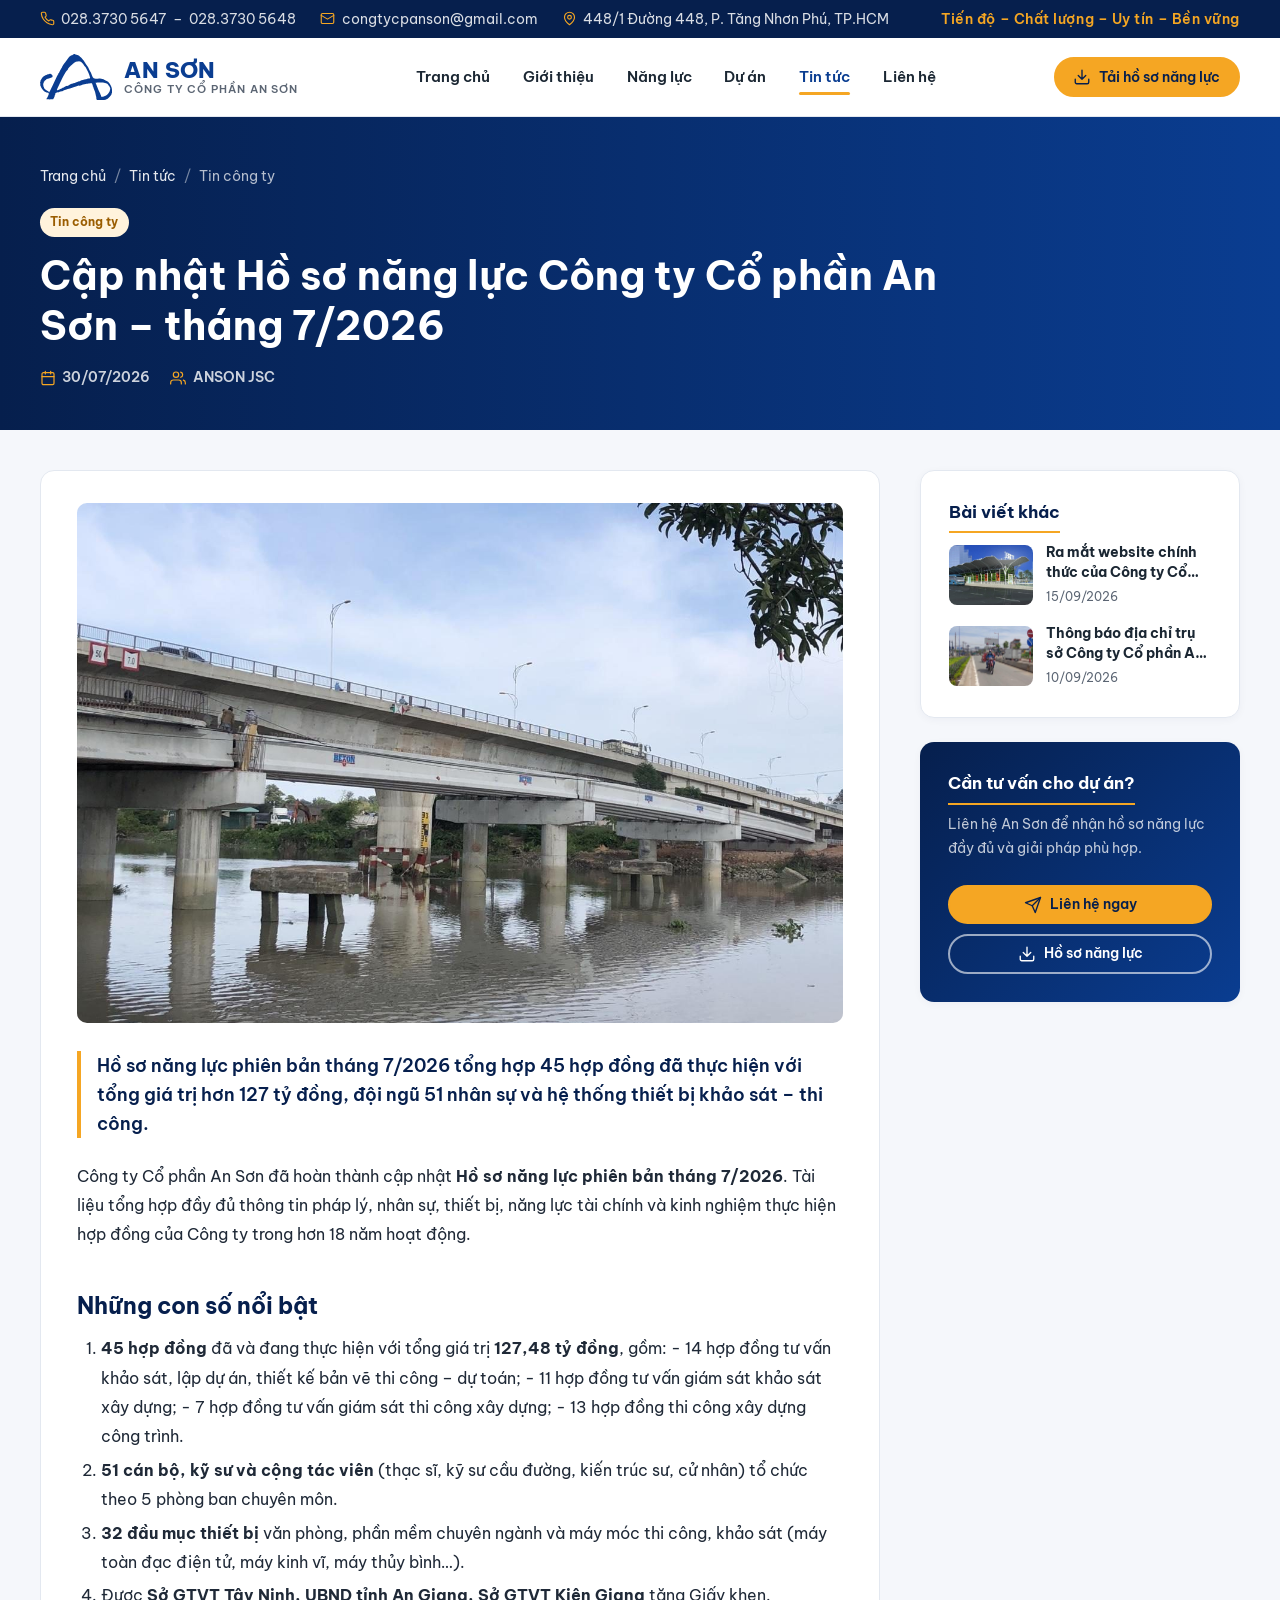
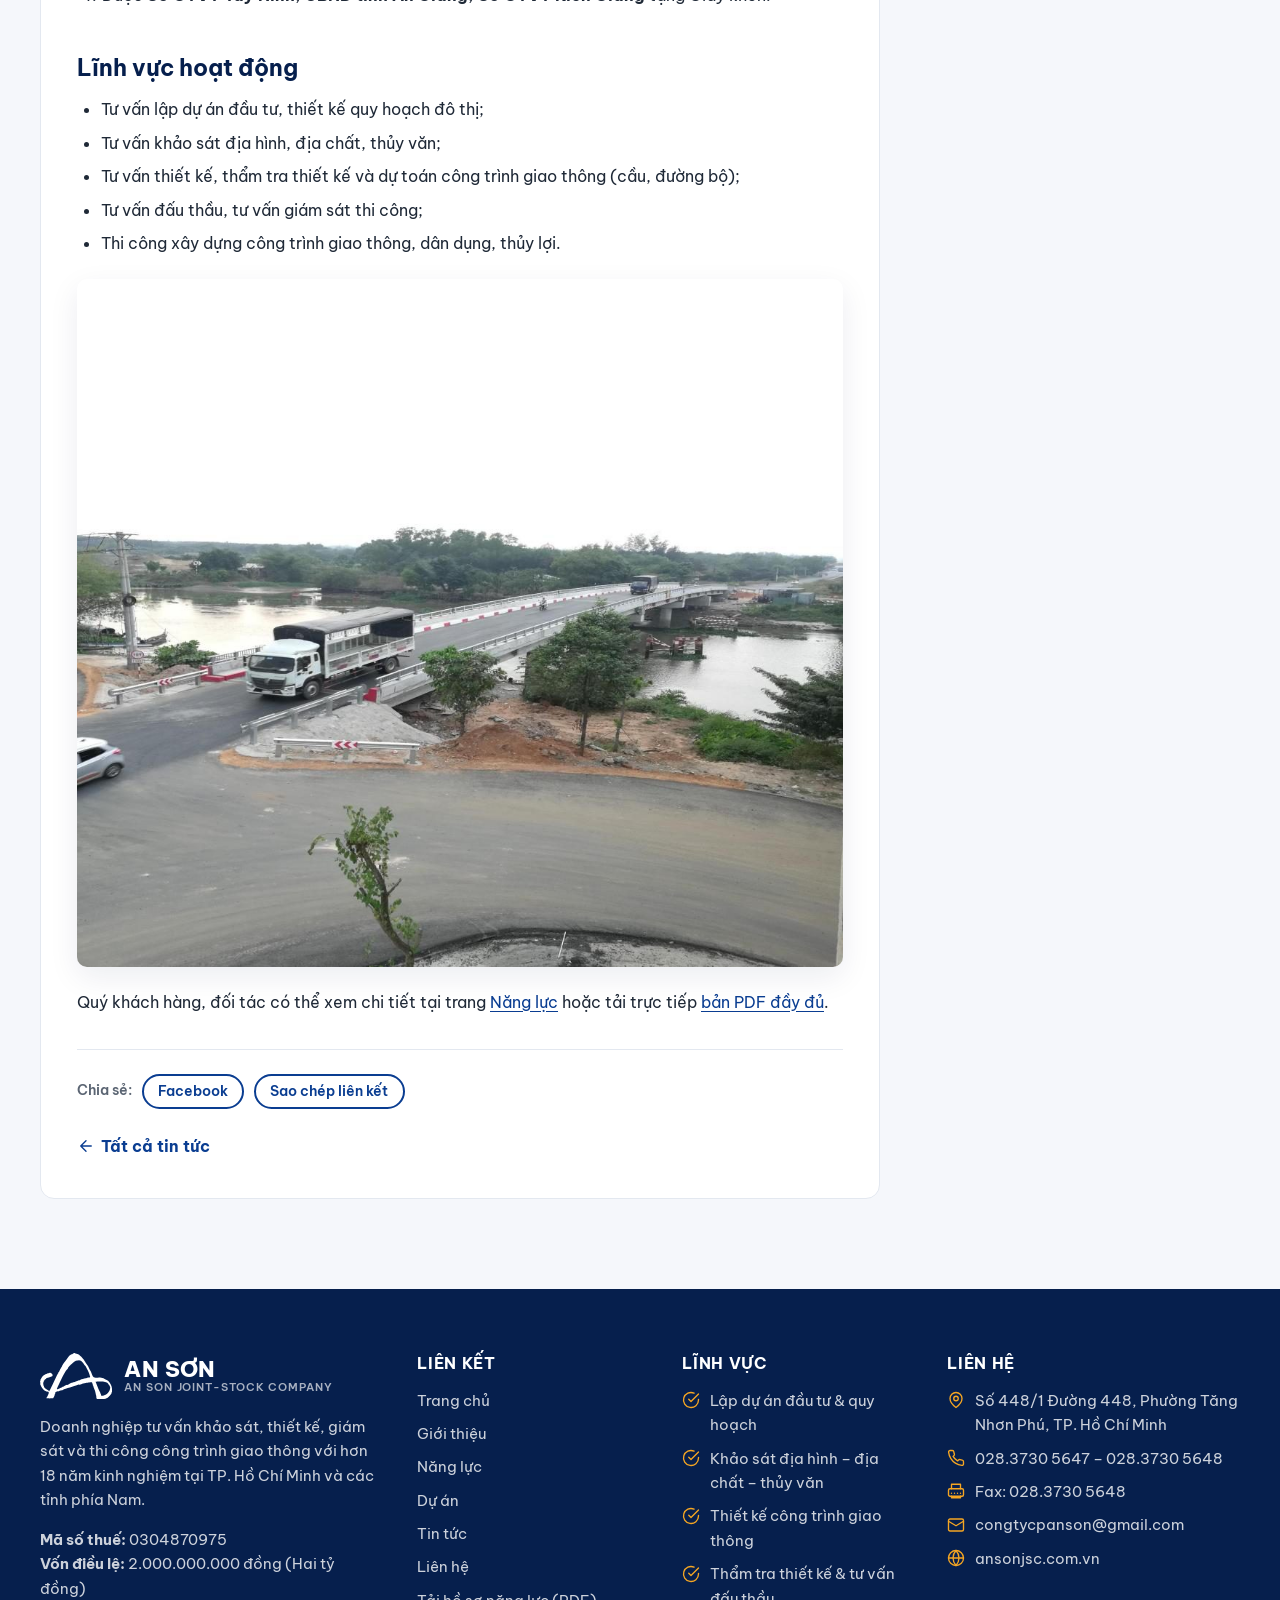
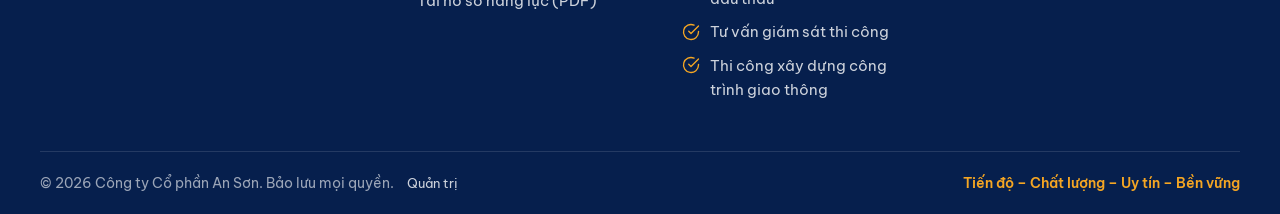
<file: tin-tuc/cap-nhat-ho-so-nang-luc-2026.html>
<!DOCTYPE html>
<html lang="vi">
<head>
<meta charset="utf-8">
<meta name="viewport" content="width=device-width, initial-scale=1">
<title>Cập nhật Hồ sơ năng lực Công ty Cổ phần An Sơn – tháng 7/2026 | Công ty Cổ phần An Sơn</title>
<meta name="description" content="Hồ sơ năng lực phiên bản tháng 7/2026 tổng hợp 45 hợp đồng đã thực hiện với tổng giá trị hơn 127 tỷ đồng, đội ngũ 51 nhân sự và hệ thống thiết bị khảo sát – thi công.">
<meta name="keywords" content="An Sơn, ANSON JSC, tư vấn thiết kế cầu đường, tư vấn giám sát, thi công công trình giao thông, khảo sát địa hình, lập dự án đầu tư, TP.HCM">
<meta name="author" content="Công ty Cổ phần An Sơn">
<link rel="canonical" href="https://ansonjsc.com.vn/tin-tuc/cap-nhat-ho-so-nang-luc-2026.html">
<meta property="og:type" content="article">
<meta property="og:locale" content="vi_VN">
<meta property="og:site_name" content="Công ty Cổ phần An Sơn">
<meta property="og:title" content="Cập nhật Hồ sơ năng lực Công ty Cổ phần An Sơn – tháng 7/2026 | Công ty Cổ phần An Sơn">
<meta property="og:description" content="Hồ sơ năng lực phiên bản tháng 7/2026 tổng hợp 45 hợp đồng đã thực hiện với tổng giá trị hơn 127 tỷ đồng, đội ngũ 51 nhân sự và hệ thống thiết bị khảo sát – thi công.">
<meta property="og:url" content="https://ansonjsc.com.vn/tin-tuc/cap-nhat-ho-so-nang-luc-2026.html">
<meta property="og:image" content="https://ansonjsc.com.vn/assets/img/prj-tc-ongco-1.jpg">
<meta name="twitter:card" content="summary_large_image">
<meta name="theme-color" content="#0a3d91">
<link rel="icon" href="../assets/img/favicon.ico" sizes="32x32">
<link rel="icon" href="../assets/img/favicon-192.png" type="image/png" sizes="192x192">
<link rel="apple-touch-icon" href="../assets/img/favicon-192.png">
<link rel="preconnect" href="https://fonts.googleapis.com">
<link rel="preconnect" href="https://fonts.gstatic.com" crossorigin>
<link href="https://fonts.googleapis.com/css2?family=Be+Vietnam+Pro:wght@400;500;600;700;800&display=swap" rel="stylesheet">
<link rel="stylesheet" href="../assets/css/style.css">
<script type="application/ld+json">
{"@context":"https://schema.org","@type":"NewsArticle","headline":"Cập nhật Hồ sơ năng lực Công ty Cổ phần An Sơn – tháng 7/2026","datePublished":"2026-07-30","image":["https://ansonjsc.com.vn/assets/img/prj-tc-ongco-1.jpg"],"author":{"@type":"Organization","name":"Công ty Cổ phần An Sơn"},"publisher":{"@type":"Organization","name":"Công ty Cổ phần An Sơn","logo":{"@type":"ImageObject","url":"https://ansonjsc.com.vn/assets/img/logo-stacked.png"}},"description":"Hồ sơ năng lực phiên bản tháng 7/2026 tổng hợp 45 hợp đồng đã thực hiện với tổng giá trị hơn 127 tỷ đồng, đội ngũ 51 nhân sự và hệ thống thiết bị khảo sát – thi công."}
</script>
<script type="application/ld+json">
{
  "@context": "https://schema.org",
  "@type": "Organization",
  "name": "Công ty Cổ phần An Sơn",
  "alternateName": ["AN SON JOINT-STOCK COMPANY", "ANSON JSC"],
  "url": "https://ansonjsc.com.vn",
  "logo": "https://ansonjsc.com.vn/assets/img/logo-stacked.png",
  "email": "congtycpanson@gmail.com",
  "telephone": "+84 2837305647",
  "foundingDate": "2007-03-15",
  "taxID": "0304870975",
  "address": {
    "@type": "PostalAddress",
    "streetAddress": "448/1 Đường 448",
    "addressLocality": "Phường Tăng Nhơn Phú",
    "addressRegion": "Thành phố Hồ Chí Minh",
    "addressCountry": "VN"
  }
}
</script>
</head>
<body data-nav="tin-tuc.html">
<div class="topbar">
  <div class="container">
    <ul>
      <li><svg class="" viewBox="0 0 24 24" fill="none" stroke="currentColor" stroke-width="1.8" stroke-linecap="round" stroke-linejoin="round" aria-hidden="true"><path d="M22 16.92v3a2 2 0 0 1-2.18 2 19.8 19.8 0 0 1-8.63-3.07 19.5 19.5 0 0 1-6-6A19.8 19.8 0 0 1 2.12 4.18 2 2 0 0 1 4.11 2h3a2 2 0 0 1 2 1.72c.13.96.36 1.9.7 2.81a2 2 0 0 1-.45 2.11L8.09 9.91a16 16 0 0 0 6 6l1.27-1.27a2 2 0 0 1 2.11-.45c.91.34 1.85.57 2.81.7A2 2 0 0 1 22 16.92z"/></svg><a href="tel:02837305647">028.3730 5647</a> – <a href="tel:02837305648">028.3730 5648</a></li>
      <li><svg class="" viewBox="0 0 24 24" fill="none" stroke="currentColor" stroke-width="1.8" stroke-linecap="round" stroke-linejoin="round" aria-hidden="true"><rect x="2" y="4" width="20" height="16" rx="2"/><path d="m22 7-10 6L2 7"/></svg><a href="mailto:congtycpanson@gmail.com">congtycpanson@gmail.com</a></li>
      <li><svg class="" viewBox="0 0 24 24" fill="none" stroke="currentColor" stroke-width="1.8" stroke-linecap="round" stroke-linejoin="round" aria-hidden="true"><path d="M20 10c0 6-8 12-8 12s-8-6-8-12a8 8 0 0 1 16 0z"/><circle cx="12" cy="10" r="3"/></svg><span>448/1 Đường 448, P. Tăng Nhơn Phú, TP.HCM</span></li>
    </ul>
    <span class="slogan">Tiến độ – Chất lượng – Uy tín – Bền vững</span>
  </div>
</div>
<header class="header">
  <div class="container">
    <a class="brand" href="../index.html" aria-label="Công ty Cổ phần An Sơn – Trang chủ">
      <img src="../assets/img/logo-mark.svg" alt="Logo An Sơn" width="72" height="46">
      <span class="brand-text"><span class="brand-name">AN SƠN</span><span class="brand-sub">Công ty Cổ phần An Sơn</span></span>
    </a>
    <nav class="nav" id="nav" aria-label="Menu chính">
      <a href="../index.html">Trang chủ</a><a href="../gioi-thieu.html">Giới thiệu</a><a href="../nang-luc.html">Năng lực</a><a href="../du-an.html">Dự án</a><a href="../tin-tuc.html">Tin tức</a><a href="../lien-he.html">Liên hệ</a>
      <a class="btn btn-primary btn-sm" href="../assets/docs/ho-so-nang-luc-anson-2026.pdf" target="_blank" rel="noopener"><svg class="" viewBox="0 0 24 24" fill="none" stroke="currentColor" stroke-width="1.8" stroke-linecap="round" stroke-linejoin="round" aria-hidden="true"><path d="M21 15v4a2 2 0 0 1-2 2H5a2 2 0 0 1-2-2v-4M7 10l5 5 5-5M12 15V3"/></svg> Hồ sơ năng lực</a>
    </nav>
    <a class="btn btn-primary btn-sm header-cta" href="../assets/docs/ho-so-nang-luc-anson-2026.pdf" target="_blank" rel="noopener"><svg class="" viewBox="0 0 24 24" fill="none" stroke="currentColor" stroke-width="1.8" stroke-linecap="round" stroke-linejoin="round" aria-hidden="true"><path d="M21 15v4a2 2 0 0 1-2 2H5a2 2 0 0 1-2-2v-4M7 10l5 5 5-5M12 15V3"/></svg> Tải hồ sơ năng lực</a>
    <button class="nav-toggle" aria-label="Mở menu" aria-expanded="false" aria-controls="nav"><svg class="" viewBox="0 0 24 24" fill="none" stroke="currentColor" stroke-width="1.8" stroke-linecap="round" stroke-linejoin="round" aria-hidden="true"><path d="M3 6h18M3 12h18M3 18h18"/></svg></button>
  </div>
</header>

<section class="post-hero">
  <div class="container">
    <ol class="breadcrumb"><li><a href="../index.html">Trang chủ</a></li><li><a href="../tin-tuc.html">Tin tức</a></li><li>Tin công ty</li></ol>
    <span class="chip accent">Tin công ty</span>
    <h1>Cập nhật Hồ sơ năng lực Công ty Cổ phần An Sơn – tháng 7/2026</h1>
    <div class="post-meta"><time datetime="2026-07-30"><svg class="" viewBox="0 0 24 24" fill="none" stroke="currentColor" stroke-width="1.8" stroke-linecap="round" stroke-linejoin="round" aria-hidden="true"><rect x="3" y="4" width="18" height="18" rx="2"/><path d="M16 2v4M8 2v4M3 10h18"/></svg> 30/07/2026</time><span><svg class="" viewBox="0 0 24 24" fill="none" stroke="currentColor" stroke-width="1.8" stroke-linecap="round" stroke-linejoin="round" aria-hidden="true"><path d="M17 21v-2a4 4 0 0 0-4-4H5a4 4 0 0 0-4 4v2"/><circle cx="9" cy="7" r="4"/><path d="M23 21v-2a4 4 0 0 0-3-3.87M16 3.13a4 4 0 0 1 0 7.75"/></svg> ANSON JSC</span></div>
  </div>
</section>
<section class="section post-section">
  <div class="container post-layout">
    <article class="post reveal">
      <figure class="post-cover"><img src="../assets/img/prj-tc-ongco-1.jpg" alt="Cập nhật Hồ sơ năng lực Công ty Cổ phần An Sơn – tháng 7/2026"></figure>
      <p class="post-summary">Hồ sơ năng lực phiên bản tháng 7/2026 tổng hợp 45 hợp đồng đã thực hiện với tổng giá trị hơn 127 tỷ đồng, đội ngũ 51 nhân sự và hệ thống thiết bị khảo sát – thi công.</p>
      <div class="prose">
<p>Công ty Cổ phần An Sơn đã hoàn thành cập nhật <strong>Hồ sơ năng lực phiên bản tháng 7/2026</strong>. Tài liệu tổng hợp đầy đủ thông tin pháp lý, nhân sự, thiết bị, năng lực tài chính và kinh nghiệm thực hiện hợp đồng của Công ty trong hơn 18 năm hoạt động.</p>
<h2>Những con số nổi bật</h2>
<ol>
<li><strong>45 hợp đồng</strong> đã và đang thực hiện với tổng giá trị <strong>127,48 tỷ đồng</strong>, gồm:
   - 14 hợp đồng tư vấn khảo sát, lập dự án, thiết kế bản vẽ thi công – dự toán;
   - 11 hợp đồng tư vấn giám sát khảo sát xây dựng;
   - 7 hợp đồng tư vấn giám sát thi công xây dựng;
   - 13 hợp đồng thi công xây dựng công trình.</li>
<li><strong>51 cán bộ, kỹ sư và cộng tác viên</strong> (thạc sĩ, kỹ sư cầu đường, kiến trúc sư, cử nhân) tổ chức theo 5 phòng ban chuyên môn.</li>
<li><strong>32 đầu mục thiết bị</strong> văn phòng, phần mềm chuyên ngành và máy móc thi công, khảo sát (máy toàn đạc điện tử, máy kinh vĩ, máy thủy bình…).</li>
<li>Được <strong>Sở GTVT Tây Ninh, UBND tỉnh An Giang, Sở GTVT Kiên Giang</strong> tặng Giấy khen.</li>
</ol>
<h2>Lĩnh vực hoạt động</h2>
<ul>
<li>Tư vấn lập dự án đầu tư, thiết kế quy hoạch đô thị;</li>
<li>Tư vấn khảo sát địa hình, địa chất, thủy văn;</li>
<li>Tư vấn thiết kế, thẩm tra thiết kế và dự toán công trình giao thông (cầu, đường bộ);</li>
<li>Tư vấn đấu thầu, tư vấn giám sát thi công;</li>
<li>Thi công xây dựng công trình giao thông, dân dụng, thủy lợi.</li>
</ul>
<p><img alt="Thi công công trình đường Ông Cộ" src="../assets/img/prj-tc-ongco-2.jpg"></p>
<p>Quý khách hàng, đối tác có thể xem chi tiết tại trang <a href="../nang-luc.html">Năng lực</a> hoặc tải trực tiếp <a href="../assets/docs/ho-so-nang-luc-anson-2026.pdf">bản PDF đầy đủ</a>.</p>
      </div>
      <div class="post-share">
        <span>Chia sẻ:</span>
        <a class="btn btn-outline btn-sm" href="https://www.facebook.com/sharer/sharer.php?u=https://ansonjsc.com.vn/tin-tuc/cap-nhat-ho-so-nang-luc-2026.html" target="_blank" rel="noopener">Facebook</a>
        <button class="btn btn-outline btn-sm" type="button" data-copy-link>Sao chép liên kết</button>
      </div>
      <p class="post-nav"><a href="../tin-tuc.html"><svg class="" viewBox="0 0 24 24" fill="none" stroke="currentColor" stroke-width="1.8" stroke-linecap="round" stroke-linejoin="round" aria-hidden="true"><path d="M5 12h14M12 5l7 7-7 7"/></svg> Tất cả tin tức</a></p>
    </article>
    <aside class="post-aside">
      <div class="card">
        <h3>Bài viết khác</h3>
        <ul class="recent-posts"><li><a href="../tin-tuc/ra-mat-website-ansonjsc.html"><img src="../assets/img/prj-tk-gtxanh-1.jpg" alt="" loading="lazy"><span><strong>Ra mắt website chính thức của Công ty Cổ phần An Sơn</strong><time>15/09/2026</time></span></a></li><li><a href="../tin-tuc/thong-bao-dia-chi-tru-so.html"><img src="../assets/img/prj-gs-xlhn-2.jpg" alt="" loading="lazy"><span><strong>Thông báo địa chỉ trụ sở Công ty Cổ phần An Sơn</strong><time>10/09/2026</time></span></a></li></ul>
      </div>
      <div class="card aside-cta">
        <h3>Cần tư vấn cho dự án?</h3>
        <p class="muted small">Liên hệ An Sơn để nhận hồ sơ năng lực đầy đủ và giải pháp phù hợp.</p>
        <a class="btn btn-primary btn-sm" href="../lien-he.html"><svg class="" viewBox="0 0 24 24" fill="none" stroke="currentColor" stroke-width="1.8" stroke-linecap="round" stroke-linejoin="round" aria-hidden="true"><path d="m22 2-7 20-4-9-9-4z"/><path d="M22 2 11 13"/></svg> Liên hệ ngay</a>
        <a class="btn btn-outline btn-sm" href="../assets/docs/ho-so-nang-luc-anson-2026.pdf" target="_blank" rel="noopener"><svg class="" viewBox="0 0 24 24" fill="none" stroke="currentColor" stroke-width="1.8" stroke-linecap="round" stroke-linejoin="round" aria-hidden="true"><path d="M21 15v4a2 2 0 0 1-2 2H5a2 2 0 0 1-2-2v-4M7 10l5 5 5-5M12 15V3"/></svg> Hồ sơ năng lực</a>
      </div>
    </aside>
  </div>
</section>
<footer class="footer">
  <div class="container">
    <div class="footer-grid">
      <div>
        <a class="brand" href="../index.html">
          <img src="../assets/img/logo-mark-white.svg" alt="Logo An Sơn" width="72" height="46">
          <span class="brand-text"><span class="brand-name">AN SƠN</span><span class="brand-sub">AN SON JOINT-STOCK COMPANY</span></span>
        </a>
        <p>Doanh nghiệp tư vấn khảo sát, thiết kế, giám sát và thi công công trình giao thông với hơn 18 năm kinh nghiệm tại TP. Hồ Chí Minh và các tỉnh phía Nam.</p>
        <p><strong>Mã số thuế:</strong> 0304870975<br><strong>Vốn điều lệ:</strong> 2.000.000.000 đồng (Hai tỷ đồng)</p>
      </div>
      <div>
        <h4>Liên kết</h4>
        <ul><li><a href="../index.html">Trang chủ</a></li><li><a href="../gioi-thieu.html">Giới thiệu</a></li><li><a href="../nang-luc.html">Năng lực</a></li><li><a href="../du-an.html">Dự án</a></li><li><a href="../tin-tuc.html">Tin tức</a></li><li><a href="../lien-he.html">Liên hệ</a></li><li><a href="../assets/docs/ho-so-nang-luc-anson-2026.pdf" target="_blank" rel="noopener">Tải hồ sơ năng lực (PDF)</a></li></ul>
      </div>
      <div>
        <h4>Lĩnh vực</h4>
        <ul><li><svg class="" viewBox="0 0 24 24" fill="none" stroke="currentColor" stroke-width="1.8" stroke-linecap="round" stroke-linejoin="round" aria-hidden="true"><path d="M22 11.08V12a10 10 0 1 1-5.93-9.14"/><path d="m22 4-10 10-3-3"/></svg><span>Lập dự án đầu tư &amp; quy hoạch</span></li><li><svg class="" viewBox="0 0 24 24" fill="none" stroke="currentColor" stroke-width="1.8" stroke-linecap="round" stroke-linejoin="round" aria-hidden="true"><path d="M22 11.08V12a10 10 0 1 1-5.93-9.14"/><path d="m22 4-10 10-3-3"/></svg><span>Khảo sát địa hình – địa chất – thủy văn</span></li><li><svg class="" viewBox="0 0 24 24" fill="none" stroke="currentColor" stroke-width="1.8" stroke-linecap="round" stroke-linejoin="round" aria-hidden="true"><path d="M22 11.08V12a10 10 0 1 1-5.93-9.14"/><path d="m22 4-10 10-3-3"/></svg><span>Thiết kế công trình giao thông</span></li><li><svg class="" viewBox="0 0 24 24" fill="none" stroke="currentColor" stroke-width="1.8" stroke-linecap="round" stroke-linejoin="round" aria-hidden="true"><path d="M22 11.08V12a10 10 0 1 1-5.93-9.14"/><path d="m22 4-10 10-3-3"/></svg><span>Thẩm tra thiết kế &amp; tư vấn đấu thầu</span></li><li><svg class="" viewBox="0 0 24 24" fill="none" stroke="currentColor" stroke-width="1.8" stroke-linecap="round" stroke-linejoin="round" aria-hidden="true"><path d="M22 11.08V12a10 10 0 1 1-5.93-9.14"/><path d="m22 4-10 10-3-3"/></svg><span>Tư vấn giám sát thi công</span></li><li><svg class="" viewBox="0 0 24 24" fill="none" stroke="currentColor" stroke-width="1.8" stroke-linecap="round" stroke-linejoin="round" aria-hidden="true"><path d="M22 11.08V12a10 10 0 1 1-5.93-9.14"/><path d="m22 4-10 10-3-3"/></svg><span>Thi công xây dựng công trình giao thông</span></li></ul>
      </div>
      <div>
        <h4>Liên hệ</h4>
        <ul>
          <li><svg class="" viewBox="0 0 24 24" fill="none" stroke="currentColor" stroke-width="1.8" stroke-linecap="round" stroke-linejoin="round" aria-hidden="true"><path d="M20 10c0 6-8 12-8 12s-8-6-8-12a8 8 0 0 1 16 0z"/><circle cx="12" cy="10" r="3"/></svg><span>Số 448/1 Đường 448, Phường Tăng Nhơn Phú, TP. Hồ Chí Minh</span></li>
          <li><svg class="" viewBox="0 0 24 24" fill="none" stroke="currentColor" stroke-width="1.8" stroke-linecap="round" stroke-linejoin="round" aria-hidden="true"><path d="M22 16.92v3a2 2 0 0 1-2.18 2 19.8 19.8 0 0 1-8.63-3.07 19.5 19.5 0 0 1-6-6A19.8 19.8 0 0 1 2.12 4.18 2 2 0 0 1 4.11 2h3a2 2 0 0 1 2 1.72c.13.96.36 1.9.7 2.81a2 2 0 0 1-.45 2.11L8.09 9.91a16 16 0 0 0 6 6l1.27-1.27a2 2 0 0 1 2.11-.45c.91.34 1.85.57 2.81.7A2 2 0 0 1 22 16.92z"/></svg><span><a href="tel:02837305647">028.3730 5647</a> – <a href="tel:02837305648">028.3730 5648</a></span></li>
          <li><svg class="" viewBox="0 0 24 24" fill="none" stroke="currentColor" stroke-width="1.8" stroke-linecap="round" stroke-linejoin="round" aria-hidden="true"><path d="M6 9V3h12v6"/><rect x="2" y="9" width="20" height="10" rx="2"/><path d="M6 15h.01M10 15h.01M14 15h.01M18 15h.01M6 19v2h12v-2"/></svg><span>Fax: 028.3730 5648</span></li>
          <li><svg class="" viewBox="0 0 24 24" fill="none" stroke="currentColor" stroke-width="1.8" stroke-linecap="round" stroke-linejoin="round" aria-hidden="true"><rect x="2" y="4" width="20" height="16" rx="2"/><path d="m22 7-10 6L2 7"/></svg><a href="mailto:congtycpanson@gmail.com">congtycpanson@gmail.com</a></li>
          <li><svg class="" viewBox="0 0 24 24" fill="none" stroke="currentColor" stroke-width="1.8" stroke-linecap="round" stroke-linejoin="round" aria-hidden="true"><circle cx="12" cy="12" r="10"/><path d="M2 12h20M12 2a15.3 15.3 0 0 1 4 10 15.3 15.3 0 0 1-4 10 15.3 15.3 0 0 1-4-10 15.3 15.3 0 0 1 4-10z"/></svg><a href="https://ansonjsc.com.vn">ansonjsc.com.vn</a></li>
        </ul>
      </div>
    </div>
    <div class="footer-bottom">
      <span>© <span data-year>2026</span> Công ty Cổ phần An Sơn. Bảo lưu mọi quyền. <a class="admin-link" href="../admin/" rel="nofollow">Quản trị</a></span>
      <span class="slogan">Tiến độ – Chất lượng – Uy tín – Bền vững</span>
    </div>
  </div>
</footer>
<button class="to-top" aria-label="Lên đầu trang"><svg class="" viewBox="0 0 24 24" fill="none" stroke="currentColor" stroke-width="1.8" stroke-linecap="round" stroke-linejoin="round" aria-hidden="true"><path d="m18 15-6-6-6 6"/></svg></button>
<script src="../assets/js/main.js"></script>
</body>
</html>
</file>
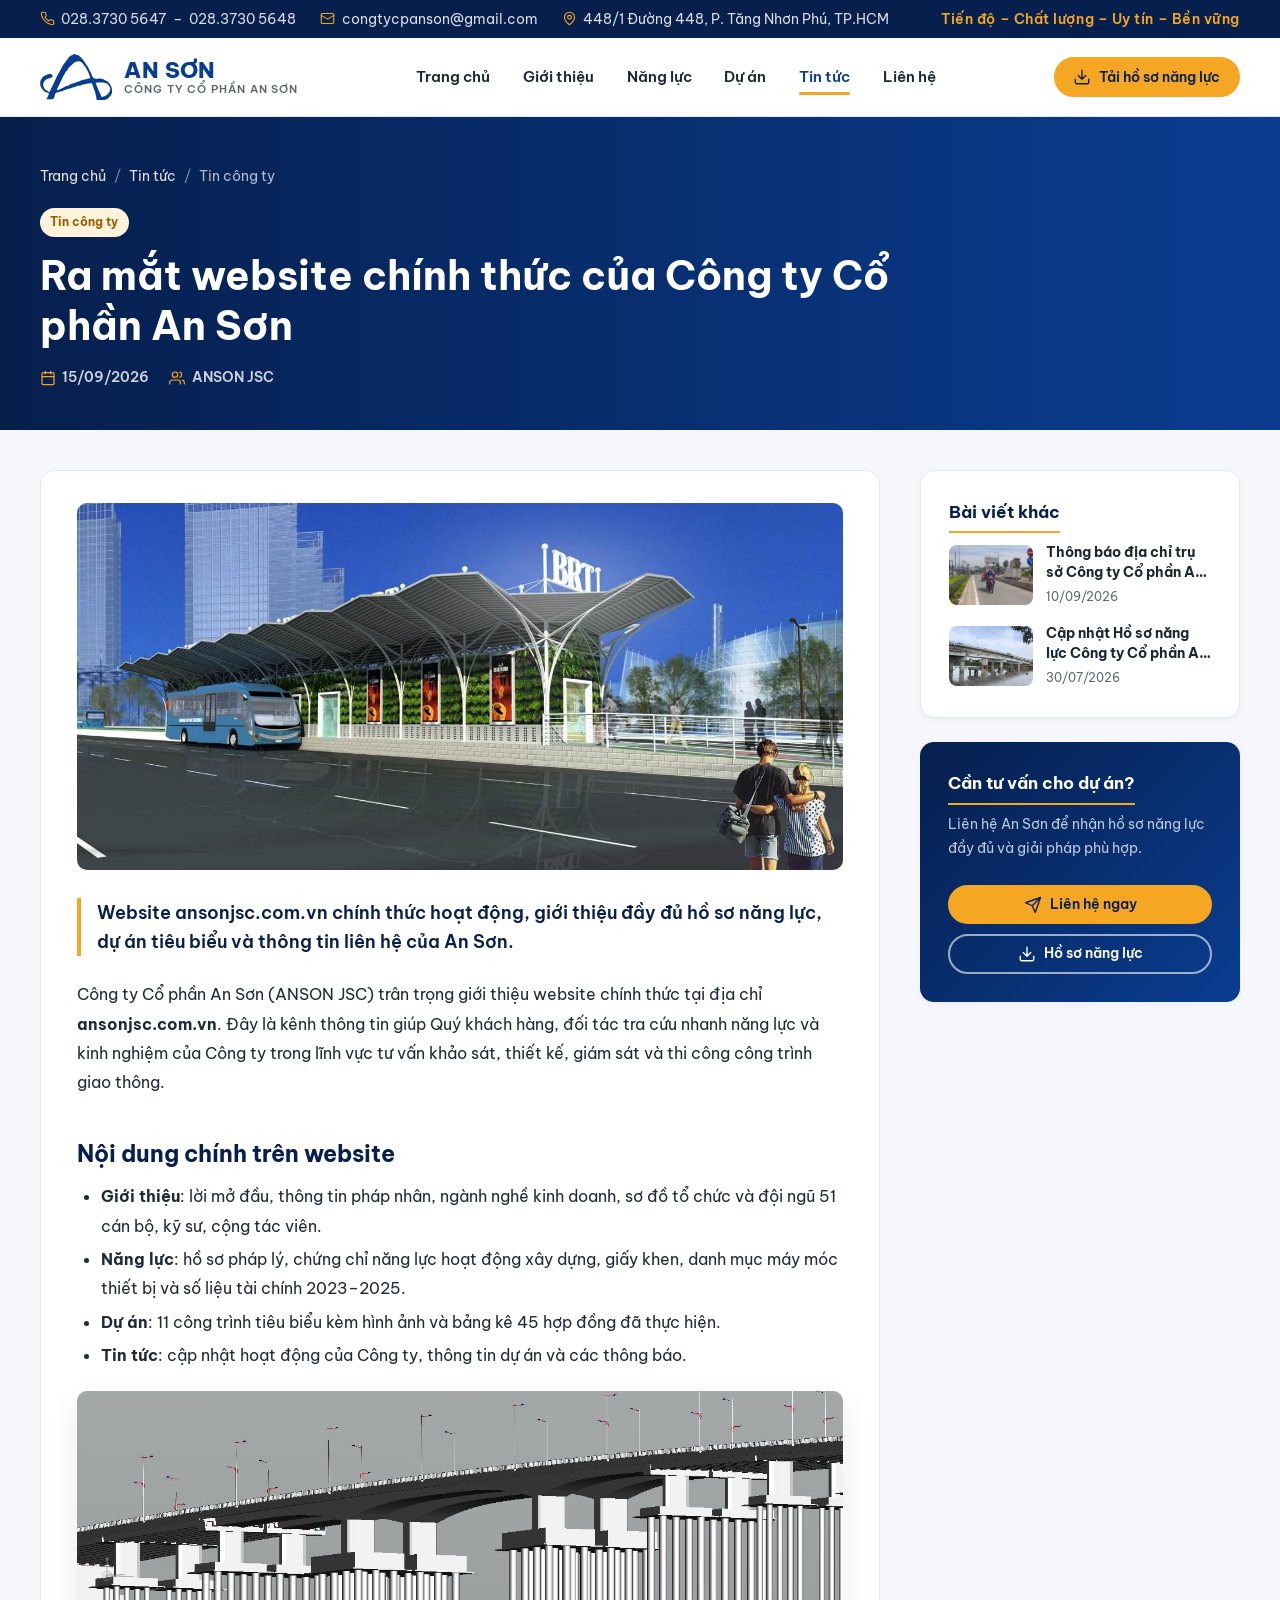
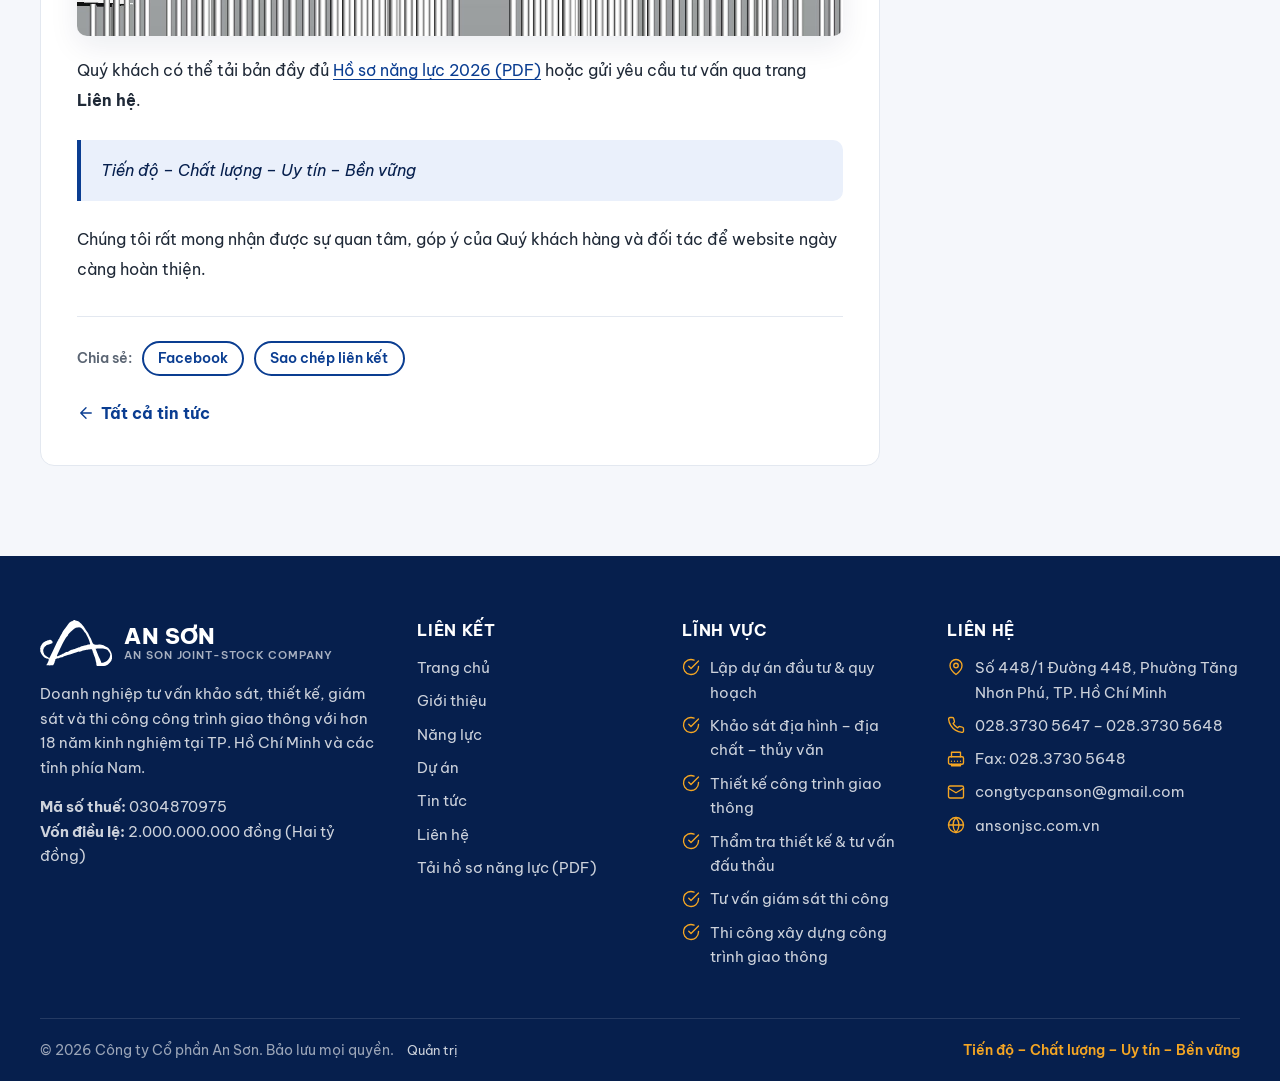
<file: tin-tuc/ra-mat-website-ansonjsc.html>
<!DOCTYPE html>
<html lang="vi">
<head>
<meta charset="utf-8">
<meta name="viewport" content="width=device-width, initial-scale=1">
<title>Ra mắt website chính thức của Công ty Cổ phần An Sơn | Công ty Cổ phần An Sơn</title>
<meta name="description" content="Website ansonjsc.com.vn chính thức hoạt động, giới thiệu đầy đủ hồ sơ năng lực, dự án tiêu biểu và thông tin liên hệ của An Sơn.">
<meta name="keywords" content="An Sơn, ANSON JSC, tư vấn thiết kế cầu đường, tư vấn giám sát, thi công công trình giao thông, khảo sát địa hình, lập dự án đầu tư, TP.HCM">
<meta name="author" content="Công ty Cổ phần An Sơn">
<link rel="canonical" href="https://ansonjsc.com.vn/tin-tuc/ra-mat-website-ansonjsc.html">
<meta property="og:type" content="article">
<meta property="og:locale" content="vi_VN">
<meta property="og:site_name" content="Công ty Cổ phần An Sơn">
<meta property="og:title" content="Ra mắt website chính thức của Công ty Cổ phần An Sơn | Công ty Cổ phần An Sơn">
<meta property="og:description" content="Website ansonjsc.com.vn chính thức hoạt động, giới thiệu đầy đủ hồ sơ năng lực, dự án tiêu biểu và thông tin liên hệ của An Sơn.">
<meta property="og:url" content="https://ansonjsc.com.vn/tin-tuc/ra-mat-website-ansonjsc.html">
<meta property="og:image" content="https://ansonjsc.com.vn/assets/img/prj-tk-gtxanh-1.jpg">
<meta name="twitter:card" content="summary_large_image">
<meta name="theme-color" content="#0a3d91">
<link rel="icon" href="../assets/img/favicon.ico" sizes="32x32">
<link rel="icon" href="../assets/img/favicon-192.png" type="image/png" sizes="192x192">
<link rel="apple-touch-icon" href="../assets/img/favicon-192.png">
<link rel="preconnect" href="https://fonts.googleapis.com">
<link rel="preconnect" href="https://fonts.gstatic.com" crossorigin>
<link href="https://fonts.googleapis.com/css2?family=Be+Vietnam+Pro:wght@400;500;600;700;800&display=swap" rel="stylesheet">
<link rel="stylesheet" href="../assets/css/style.css">
<script type="application/ld+json">
{"@context":"https://schema.org","@type":"NewsArticle","headline":"Ra mắt website chính thức của Công ty Cổ phần An Sơn","datePublished":"2026-09-15","image":["https://ansonjsc.com.vn/assets/img/prj-tk-gtxanh-1.jpg"],"author":{"@type":"Organization","name":"Công ty Cổ phần An Sơn"},"publisher":{"@type":"Organization","name":"Công ty Cổ phần An Sơn","logo":{"@type":"ImageObject","url":"https://ansonjsc.com.vn/assets/img/logo-stacked.png"}},"description":"Website ansonjsc.com.vn chính thức hoạt động, giới thiệu đầy đủ hồ sơ năng lực, dự án tiêu biểu và thông tin liên hệ của An Sơn."}
</script>
<script type="application/ld+json">
{
  "@context": "https://schema.org",
  "@type": "Organization",
  "name": "Công ty Cổ phần An Sơn",
  "alternateName": ["AN SON JOINT-STOCK COMPANY", "ANSON JSC"],
  "url": "https://ansonjsc.com.vn",
  "logo": "https://ansonjsc.com.vn/assets/img/logo-stacked.png",
  "email": "congtycpanson@gmail.com",
  "telephone": "+84 2837305647",
  "foundingDate": "2007-03-15",
  "taxID": "0304870975",
  "address": {
    "@type": "PostalAddress",
    "streetAddress": "448/1 Đường 448",
    "addressLocality": "Phường Tăng Nhơn Phú",
    "addressRegion": "Thành phố Hồ Chí Minh",
    "addressCountry": "VN"
  }
}
</script>
</head>
<body data-nav="tin-tuc.html">
<div class="topbar">
  <div class="container">
    <ul>
      <li><svg class="" viewBox="0 0 24 24" fill="none" stroke="currentColor" stroke-width="1.8" stroke-linecap="round" stroke-linejoin="round" aria-hidden="true"><path d="M22 16.92v3a2 2 0 0 1-2.18 2 19.8 19.8 0 0 1-8.63-3.07 19.5 19.5 0 0 1-6-6A19.8 19.8 0 0 1 2.12 4.18 2 2 0 0 1 4.11 2h3a2 2 0 0 1 2 1.72c.13.96.36 1.9.7 2.81a2 2 0 0 1-.45 2.11L8.09 9.91a16 16 0 0 0 6 6l1.27-1.27a2 2 0 0 1 2.11-.45c.91.34 1.85.57 2.81.7A2 2 0 0 1 22 16.92z"/></svg><a href="tel:02837305647">028.3730 5647</a> – <a href="tel:02837305648">028.3730 5648</a></li>
      <li><svg class="" viewBox="0 0 24 24" fill="none" stroke="currentColor" stroke-width="1.8" stroke-linecap="round" stroke-linejoin="round" aria-hidden="true"><rect x="2" y="4" width="20" height="16" rx="2"/><path d="m22 7-10 6L2 7"/></svg><a href="mailto:congtycpanson@gmail.com">congtycpanson@gmail.com</a></li>
      <li><svg class="" viewBox="0 0 24 24" fill="none" stroke="currentColor" stroke-width="1.8" stroke-linecap="round" stroke-linejoin="round" aria-hidden="true"><path d="M20 10c0 6-8 12-8 12s-8-6-8-12a8 8 0 0 1 16 0z"/><circle cx="12" cy="10" r="3"/></svg><span>448/1 Đường 448, P. Tăng Nhơn Phú, TP.HCM</span></li>
    </ul>
    <span class="slogan">Tiến độ – Chất lượng – Uy tín – Bền vững</span>
  </div>
</div>
<header class="header">
  <div class="container">
    <a class="brand" href="../index.html" aria-label="Công ty Cổ phần An Sơn – Trang chủ">
      <img src="../assets/img/logo-mark.svg" alt="Logo An Sơn" width="72" height="46">
      <span class="brand-text"><span class="brand-name">AN SƠN</span><span class="brand-sub">Công ty Cổ phần An Sơn</span></span>
    </a>
    <nav class="nav" id="nav" aria-label="Menu chính">
      <a href="../index.html">Trang chủ</a><a href="../gioi-thieu.html">Giới thiệu</a><a href="../nang-luc.html">Năng lực</a><a href="../du-an.html">Dự án</a><a href="../tin-tuc.html">Tin tức</a><a href="../lien-he.html">Liên hệ</a>
      <a class="btn btn-primary btn-sm" href="../assets/docs/ho-so-nang-luc-anson-2026.pdf" target="_blank" rel="noopener"><svg class="" viewBox="0 0 24 24" fill="none" stroke="currentColor" stroke-width="1.8" stroke-linecap="round" stroke-linejoin="round" aria-hidden="true"><path d="M21 15v4a2 2 0 0 1-2 2H5a2 2 0 0 1-2-2v-4M7 10l5 5 5-5M12 15V3"/></svg> Hồ sơ năng lực</a>
    </nav>
    <a class="btn btn-primary btn-sm header-cta" href="../assets/docs/ho-so-nang-luc-anson-2026.pdf" target="_blank" rel="noopener"><svg class="" viewBox="0 0 24 24" fill="none" stroke="currentColor" stroke-width="1.8" stroke-linecap="round" stroke-linejoin="round" aria-hidden="true"><path d="M21 15v4a2 2 0 0 1-2 2H5a2 2 0 0 1-2-2v-4M7 10l5 5 5-5M12 15V3"/></svg> Tải hồ sơ năng lực</a>
    <button class="nav-toggle" aria-label="Mở menu" aria-expanded="false" aria-controls="nav"><svg class="" viewBox="0 0 24 24" fill="none" stroke="currentColor" stroke-width="1.8" stroke-linecap="round" stroke-linejoin="round" aria-hidden="true"><path d="M3 6h18M3 12h18M3 18h18"/></svg></button>
  </div>
</header>

<section class="post-hero">
  <div class="container">
    <ol class="breadcrumb"><li><a href="../index.html">Trang chủ</a></li><li><a href="../tin-tuc.html">Tin tức</a></li><li>Tin công ty</li></ol>
    <span class="chip accent">Tin công ty</span>
    <h1>Ra mắt website chính thức của Công ty Cổ phần An Sơn</h1>
    <div class="post-meta"><time datetime="2026-09-15"><svg class="" viewBox="0 0 24 24" fill="none" stroke="currentColor" stroke-width="1.8" stroke-linecap="round" stroke-linejoin="round" aria-hidden="true"><rect x="3" y="4" width="18" height="18" rx="2"/><path d="M16 2v4M8 2v4M3 10h18"/></svg> 15/09/2026</time><span><svg class="" viewBox="0 0 24 24" fill="none" stroke="currentColor" stroke-width="1.8" stroke-linecap="round" stroke-linejoin="round" aria-hidden="true"><path d="M17 21v-2a4 4 0 0 0-4-4H5a4 4 0 0 0-4 4v2"/><circle cx="9" cy="7" r="4"/><path d="M23 21v-2a4 4 0 0 0-3-3.87M16 3.13a4 4 0 0 1 0 7.75"/></svg> ANSON JSC</span></div>
  </div>
</section>
<section class="section post-section">
  <div class="container post-layout">
    <article class="post reveal">
      <figure class="post-cover"><img src="../assets/img/prj-tk-gtxanh-1.jpg" alt="Ra mắt website chính thức của Công ty Cổ phần An Sơn"></figure>
      <p class="post-summary">Website ansonjsc.com.vn chính thức hoạt động, giới thiệu đầy đủ hồ sơ năng lực, dự án tiêu biểu và thông tin liên hệ của An Sơn.</p>
      <div class="prose">
<p>Công ty Cổ phần An Sơn (ANSON JSC) trân trọng giới thiệu website chính thức tại địa chỉ <strong>ansonjsc.com.vn</strong>. Đây là kênh thông tin giúp Quý khách hàng, đối tác tra cứu nhanh năng lực và kinh nghiệm của Công ty trong lĩnh vực tư vấn khảo sát, thiết kế, giám sát và thi công công trình giao thông.</p>
<h2>Nội dung chính trên website</h2>
<ul>
<li><strong>Giới thiệu</strong>: lời mở đầu, thông tin pháp nhân, ngành nghề kinh doanh, sơ đồ tổ chức và đội ngũ 51 cán bộ, kỹ sư, cộng tác viên.</li>
<li><strong>Năng lực</strong>: hồ sơ pháp lý, chứng chỉ năng lực hoạt động xây dựng, giấy khen, danh mục máy móc thiết bị và số liệu tài chính 2023–2025.</li>
<li><strong>Dự án</strong>: 11 công trình tiêu biểu kèm hình ảnh và bảng kê 45 hợp đồng đã thực hiện.</li>
<li><strong>Tin tức</strong>: cập nhật hoạt động của Công ty, thông tin dự án và các thông báo.</li>
</ul>
<p><img alt="Phối cảnh công trình do An Sơn thiết kế" src="../assets/img/prj-tk-bdtn-1.jpg"></p>
<p>Quý khách có thể tải bản đầy đủ <a href="../assets/docs/ho-so-nang-luc-anson-2026.pdf">Hồ sơ năng lực 2026 (PDF)</a> hoặc gửi yêu cầu tư vấn qua trang <strong>Liên hệ</strong>.</p>
<blockquote>
<p>Tiến độ – Chất lượng – Uy tín – Bền vững</p>
</blockquote>
<p>Chúng tôi rất mong nhận được sự quan tâm, góp ý của Quý khách hàng và đối tác để website ngày càng hoàn thiện.</p>
      </div>
      <div class="post-share">
        <span>Chia sẻ:</span>
        <a class="btn btn-outline btn-sm" href="https://www.facebook.com/sharer/sharer.php?u=https://ansonjsc.com.vn/tin-tuc/ra-mat-website-ansonjsc.html" target="_blank" rel="noopener">Facebook</a>
        <button class="btn btn-outline btn-sm" type="button" data-copy-link>Sao chép liên kết</button>
      </div>
      <p class="post-nav"><a href="../tin-tuc.html"><svg class="" viewBox="0 0 24 24" fill="none" stroke="currentColor" stroke-width="1.8" stroke-linecap="round" stroke-linejoin="round" aria-hidden="true"><path d="M5 12h14M12 5l7 7-7 7"/></svg> Tất cả tin tức</a></p>
    </article>
    <aside class="post-aside">
      <div class="card">
        <h3>Bài viết khác</h3>
        <ul class="recent-posts"><li><a href="../tin-tuc/thong-bao-dia-chi-tru-so.html"><img src="../assets/img/prj-gs-xlhn-2.jpg" alt="" loading="lazy"><span><strong>Thông báo địa chỉ trụ sở Công ty Cổ phần An Sơn</strong><time>10/09/2026</time></span></a></li><li><a href="../tin-tuc/cap-nhat-ho-so-nang-luc-2026.html"><img src="../assets/img/prj-tc-ongco-1.jpg" alt="" loading="lazy"><span><strong>Cập nhật Hồ sơ năng lực Công ty Cổ phần An Sơn – tháng 7/2026</strong><time>30/07/2026</time></span></a></li></ul>
      </div>
      <div class="card aside-cta">
        <h3>Cần tư vấn cho dự án?</h3>
        <p class="muted small">Liên hệ An Sơn để nhận hồ sơ năng lực đầy đủ và giải pháp phù hợp.</p>
        <a class="btn btn-primary btn-sm" href="../lien-he.html"><svg class="" viewBox="0 0 24 24" fill="none" stroke="currentColor" stroke-width="1.8" stroke-linecap="round" stroke-linejoin="round" aria-hidden="true"><path d="m22 2-7 20-4-9-9-4z"/><path d="M22 2 11 13"/></svg> Liên hệ ngay</a>
        <a class="btn btn-outline btn-sm" href="../assets/docs/ho-so-nang-luc-anson-2026.pdf" target="_blank" rel="noopener"><svg class="" viewBox="0 0 24 24" fill="none" stroke="currentColor" stroke-width="1.8" stroke-linecap="round" stroke-linejoin="round" aria-hidden="true"><path d="M21 15v4a2 2 0 0 1-2 2H5a2 2 0 0 1-2-2v-4M7 10l5 5 5-5M12 15V3"/></svg> Hồ sơ năng lực</a>
      </div>
    </aside>
  </div>
</section>
<footer class="footer">
  <div class="container">
    <div class="footer-grid">
      <div>
        <a class="brand" href="../index.html">
          <img src="../assets/img/logo-mark-white.svg" alt="Logo An Sơn" width="72" height="46">
          <span class="brand-text"><span class="brand-name">AN SƠN</span><span class="brand-sub">AN SON JOINT-STOCK COMPANY</span></span>
        </a>
        <p>Doanh nghiệp tư vấn khảo sát, thiết kế, giám sát và thi công công trình giao thông với hơn 18 năm kinh nghiệm tại TP. Hồ Chí Minh và các tỉnh phía Nam.</p>
        <p><strong>Mã số thuế:</strong> 0304870975<br><strong>Vốn điều lệ:</strong> 2.000.000.000 đồng (Hai tỷ đồng)</p>
      </div>
      <div>
        <h4>Liên kết</h4>
        <ul><li><a href="../index.html">Trang chủ</a></li><li><a href="../gioi-thieu.html">Giới thiệu</a></li><li><a href="../nang-luc.html">Năng lực</a></li><li><a href="../du-an.html">Dự án</a></li><li><a href="../tin-tuc.html">Tin tức</a></li><li><a href="../lien-he.html">Liên hệ</a></li><li><a href="../assets/docs/ho-so-nang-luc-anson-2026.pdf" target="_blank" rel="noopener">Tải hồ sơ năng lực (PDF)</a></li></ul>
      </div>
      <div>
        <h4>Lĩnh vực</h4>
        <ul><li><svg class="" viewBox="0 0 24 24" fill="none" stroke="currentColor" stroke-width="1.8" stroke-linecap="round" stroke-linejoin="round" aria-hidden="true"><path d="M22 11.08V12a10 10 0 1 1-5.93-9.14"/><path d="m22 4-10 10-3-3"/></svg><span>Lập dự án đầu tư &amp; quy hoạch</span></li><li><svg class="" viewBox="0 0 24 24" fill="none" stroke="currentColor" stroke-width="1.8" stroke-linecap="round" stroke-linejoin="round" aria-hidden="true"><path d="M22 11.08V12a10 10 0 1 1-5.93-9.14"/><path d="m22 4-10 10-3-3"/></svg><span>Khảo sát địa hình – địa chất – thủy văn</span></li><li><svg class="" viewBox="0 0 24 24" fill="none" stroke="currentColor" stroke-width="1.8" stroke-linecap="round" stroke-linejoin="round" aria-hidden="true"><path d="M22 11.08V12a10 10 0 1 1-5.93-9.14"/><path d="m22 4-10 10-3-3"/></svg><span>Thiết kế công trình giao thông</span></li><li><svg class="" viewBox="0 0 24 24" fill="none" stroke="currentColor" stroke-width="1.8" stroke-linecap="round" stroke-linejoin="round" aria-hidden="true"><path d="M22 11.08V12a10 10 0 1 1-5.93-9.14"/><path d="m22 4-10 10-3-3"/></svg><span>Thẩm tra thiết kế &amp; tư vấn đấu thầu</span></li><li><svg class="" viewBox="0 0 24 24" fill="none" stroke="currentColor" stroke-width="1.8" stroke-linecap="round" stroke-linejoin="round" aria-hidden="true"><path d="M22 11.08V12a10 10 0 1 1-5.93-9.14"/><path d="m22 4-10 10-3-3"/></svg><span>Tư vấn giám sát thi công</span></li><li><svg class="" viewBox="0 0 24 24" fill="none" stroke="currentColor" stroke-width="1.8" stroke-linecap="round" stroke-linejoin="round" aria-hidden="true"><path d="M22 11.08V12a10 10 0 1 1-5.93-9.14"/><path d="m22 4-10 10-3-3"/></svg><span>Thi công xây dựng công trình giao thông</span></li></ul>
      </div>
      <div>
        <h4>Liên hệ</h4>
        <ul>
          <li><svg class="" viewBox="0 0 24 24" fill="none" stroke="currentColor" stroke-width="1.8" stroke-linecap="round" stroke-linejoin="round" aria-hidden="true"><path d="M20 10c0 6-8 12-8 12s-8-6-8-12a8 8 0 0 1 16 0z"/><circle cx="12" cy="10" r="3"/></svg><span>Số 448/1 Đường 448, Phường Tăng Nhơn Phú, TP. Hồ Chí Minh</span></li>
          <li><svg class="" viewBox="0 0 24 24" fill="none" stroke="currentColor" stroke-width="1.8" stroke-linecap="round" stroke-linejoin="round" aria-hidden="true"><path d="M22 16.92v3a2 2 0 0 1-2.18 2 19.8 19.8 0 0 1-8.63-3.07 19.5 19.5 0 0 1-6-6A19.8 19.8 0 0 1 2.12 4.18 2 2 0 0 1 4.11 2h3a2 2 0 0 1 2 1.72c.13.96.36 1.9.7 2.81a2 2 0 0 1-.45 2.11L8.09 9.91a16 16 0 0 0 6 6l1.27-1.27a2 2 0 0 1 2.11-.45c.91.34 1.85.57 2.81.7A2 2 0 0 1 22 16.92z"/></svg><span><a href="tel:02837305647">028.3730 5647</a> – <a href="tel:02837305648">028.3730 5648</a></span></li>
          <li><svg class="" viewBox="0 0 24 24" fill="none" stroke="currentColor" stroke-width="1.8" stroke-linecap="round" stroke-linejoin="round" aria-hidden="true"><path d="M6 9V3h12v6"/><rect x="2" y="9" width="20" height="10" rx="2"/><path d="M6 15h.01M10 15h.01M14 15h.01M18 15h.01M6 19v2h12v-2"/></svg><span>Fax: 028.3730 5648</span></li>
          <li><svg class="" viewBox="0 0 24 24" fill="none" stroke="currentColor" stroke-width="1.8" stroke-linecap="round" stroke-linejoin="round" aria-hidden="true"><rect x="2" y="4" width="20" height="16" rx="2"/><path d="m22 7-10 6L2 7"/></svg><a href="mailto:congtycpanson@gmail.com">congtycpanson@gmail.com</a></li>
          <li><svg class="" viewBox="0 0 24 24" fill="none" stroke="currentColor" stroke-width="1.8" stroke-linecap="round" stroke-linejoin="round" aria-hidden="true"><circle cx="12" cy="12" r="10"/><path d="M2 12h20M12 2a15.3 15.3 0 0 1 4 10 15.3 15.3 0 0 1-4 10 15.3 15.3 0 0 1-4-10 15.3 15.3 0 0 1 4-10z"/></svg><a href="https://ansonjsc.com.vn">ansonjsc.com.vn</a></li>
        </ul>
      </div>
    </div>
    <div class="footer-bottom">
      <span>© <span data-year>2026</span> Công ty Cổ phần An Sơn. Bảo lưu mọi quyền. <a class="admin-link" href="../admin/" rel="nofollow">Quản trị</a></span>
      <span class="slogan">Tiến độ – Chất lượng – Uy tín – Bền vững</span>
    </div>
  </div>
</footer>
<button class="to-top" aria-label="Lên đầu trang"><svg class="" viewBox="0 0 24 24" fill="none" stroke="currentColor" stroke-width="1.8" stroke-linecap="round" stroke-linejoin="round" aria-hidden="true"><path d="m18 15-6-6-6 6"/></svg></button>
<script src="../assets/js/main.js"></script>
</body>
</html>
</file>
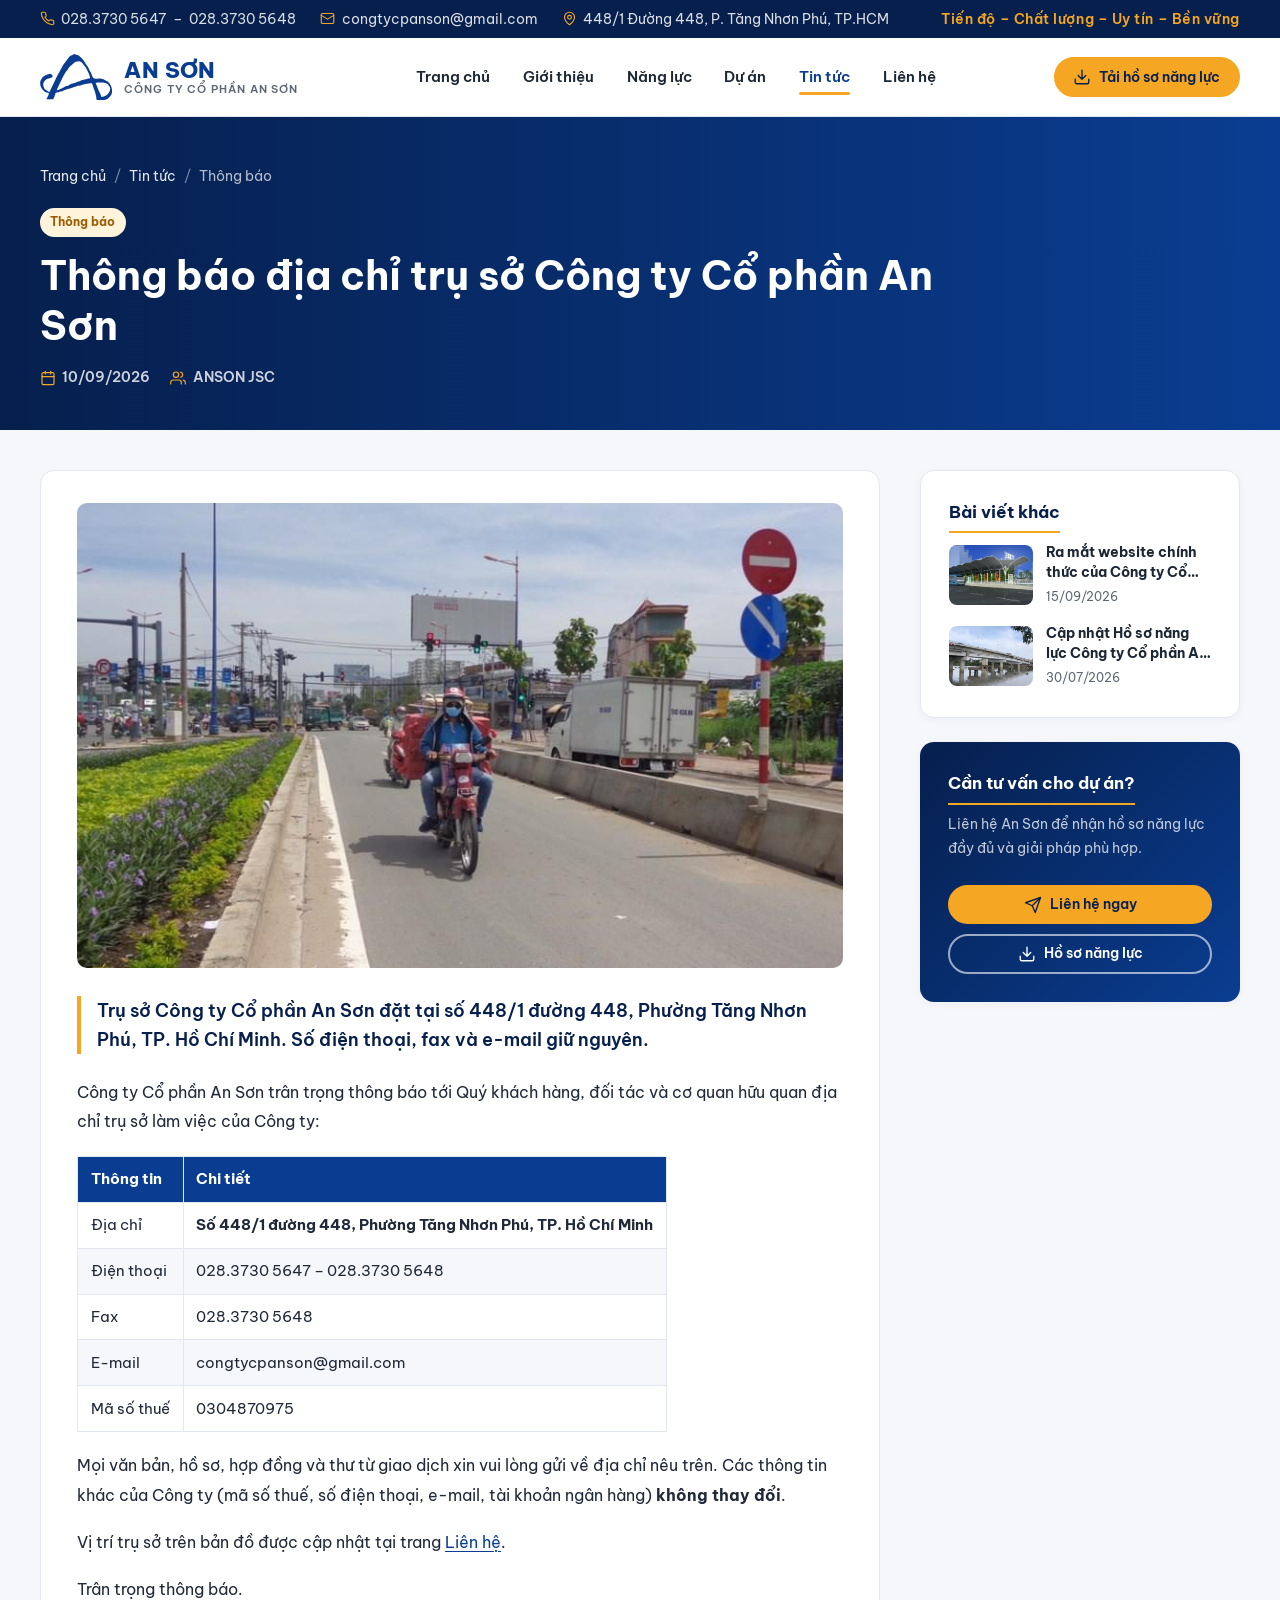
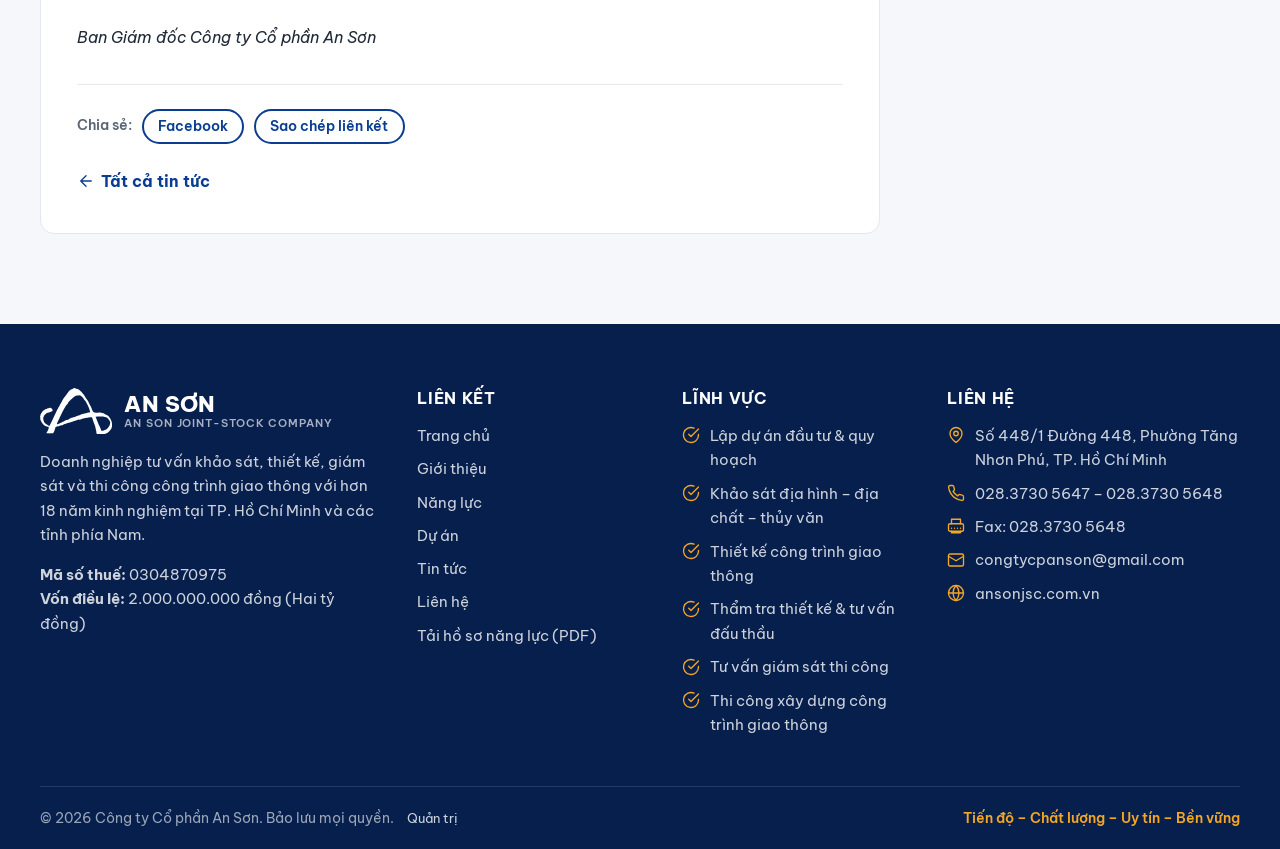
<file: tin-tuc/thong-bao-dia-chi-tru-so.html>
<!DOCTYPE html>
<html lang="vi">
<head>
<meta charset="utf-8">
<meta name="viewport" content="width=device-width, initial-scale=1">
<title>Thông báo địa chỉ trụ sở Công ty Cổ phần An Sơn | Công ty Cổ phần An Sơn</title>
<meta name="description" content="Trụ sở Công ty Cổ phần An Sơn đặt tại số 448/1 đường 448, Phường Tăng Nhơn Phú, TP. Hồ Chí Minh. Số điện thoại, fax và e-mail giữ nguyên.">
<meta name="keywords" content="An Sơn, ANSON JSC, tư vấn thiết kế cầu đường, tư vấn giám sát, thi công công trình giao thông, khảo sát địa hình, lập dự án đầu tư, TP.HCM">
<meta name="author" content="Công ty Cổ phần An Sơn">
<link rel="canonical" href="https://ansonjsc.com.vn/tin-tuc/thong-bao-dia-chi-tru-so.html">
<meta property="og:type" content="article">
<meta property="og:locale" content="vi_VN">
<meta property="og:site_name" content="Công ty Cổ phần An Sơn">
<meta property="og:title" content="Thông báo địa chỉ trụ sở Công ty Cổ phần An Sơn | Công ty Cổ phần An Sơn">
<meta property="og:description" content="Trụ sở Công ty Cổ phần An Sơn đặt tại số 448/1 đường 448, Phường Tăng Nhơn Phú, TP. Hồ Chí Minh. Số điện thoại, fax và e-mail giữ nguyên.">
<meta property="og:url" content="https://ansonjsc.com.vn/tin-tuc/thong-bao-dia-chi-tru-so.html">
<meta property="og:image" content="https://ansonjsc.com.vn/assets/img/prj-gs-xlhn-2.jpg">
<meta name="twitter:card" content="summary_large_image">
<meta name="theme-color" content="#0a3d91">
<link rel="icon" href="../assets/img/favicon.ico" sizes="32x32">
<link rel="icon" href="../assets/img/favicon-192.png" type="image/png" sizes="192x192">
<link rel="apple-touch-icon" href="../assets/img/favicon-192.png">
<link rel="preconnect" href="https://fonts.googleapis.com">
<link rel="preconnect" href="https://fonts.gstatic.com" crossorigin>
<link href="https://fonts.googleapis.com/css2?family=Be+Vietnam+Pro:wght@400;500;600;700;800&display=swap" rel="stylesheet">
<link rel="stylesheet" href="../assets/css/style.css">
<script type="application/ld+json">
{"@context":"https://schema.org","@type":"NewsArticle","headline":"Thông báo địa chỉ trụ sở Công ty Cổ phần An Sơn","datePublished":"2026-09-10","image":["https://ansonjsc.com.vn/assets/img/prj-gs-xlhn-2.jpg"],"author":{"@type":"Organization","name":"Công ty Cổ phần An Sơn"},"publisher":{"@type":"Organization","name":"Công ty Cổ phần An Sơn","logo":{"@type":"ImageObject","url":"https://ansonjsc.com.vn/assets/img/logo-stacked.png"}},"description":"Trụ sở Công ty Cổ phần An Sơn đặt tại số 448/1 đường 448, Phường Tăng Nhơn Phú, TP. Hồ Chí Minh. Số điện thoại, fax và e-mail giữ nguyên."}
</script>
<script type="application/ld+json">
{
  "@context": "https://schema.org",
  "@type": "Organization",
  "name": "Công ty Cổ phần An Sơn",
  "alternateName": ["AN SON JOINT-STOCK COMPANY", "ANSON JSC"],
  "url": "https://ansonjsc.com.vn",
  "logo": "https://ansonjsc.com.vn/assets/img/logo-stacked.png",
  "email": "congtycpanson@gmail.com",
  "telephone": "+84 2837305647",
  "foundingDate": "2007-03-15",
  "taxID": "0304870975",
  "address": {
    "@type": "PostalAddress",
    "streetAddress": "448/1 Đường 448",
    "addressLocality": "Phường Tăng Nhơn Phú",
    "addressRegion": "Thành phố Hồ Chí Minh",
    "addressCountry": "VN"
  }
}
</script>
</head>
<body data-nav="tin-tuc.html">
<div class="topbar">
  <div class="container">
    <ul>
      <li><svg class="" viewBox="0 0 24 24" fill="none" stroke="currentColor" stroke-width="1.8" stroke-linecap="round" stroke-linejoin="round" aria-hidden="true"><path d="M22 16.92v3a2 2 0 0 1-2.18 2 19.8 19.8 0 0 1-8.63-3.07 19.5 19.5 0 0 1-6-6A19.8 19.8 0 0 1 2.12 4.18 2 2 0 0 1 4.11 2h3a2 2 0 0 1 2 1.72c.13.96.36 1.9.7 2.81a2 2 0 0 1-.45 2.11L8.09 9.91a16 16 0 0 0 6 6l1.27-1.27a2 2 0 0 1 2.11-.45c.91.34 1.85.57 2.81.7A2 2 0 0 1 22 16.92z"/></svg><a href="tel:02837305647">028.3730 5647</a> – <a href="tel:02837305648">028.3730 5648</a></li>
      <li><svg class="" viewBox="0 0 24 24" fill="none" stroke="currentColor" stroke-width="1.8" stroke-linecap="round" stroke-linejoin="round" aria-hidden="true"><rect x="2" y="4" width="20" height="16" rx="2"/><path d="m22 7-10 6L2 7"/></svg><a href="mailto:congtycpanson@gmail.com">congtycpanson@gmail.com</a></li>
      <li><svg class="" viewBox="0 0 24 24" fill="none" stroke="currentColor" stroke-width="1.8" stroke-linecap="round" stroke-linejoin="round" aria-hidden="true"><path d="M20 10c0 6-8 12-8 12s-8-6-8-12a8 8 0 0 1 16 0z"/><circle cx="12" cy="10" r="3"/></svg><span>448/1 Đường 448, P. Tăng Nhơn Phú, TP.HCM</span></li>
    </ul>
    <span class="slogan">Tiến độ – Chất lượng – Uy tín – Bền vững</span>
  </div>
</div>
<header class="header">
  <div class="container">
    <a class="brand" href="../index.html" aria-label="Công ty Cổ phần An Sơn – Trang chủ">
      <img src="../assets/img/logo-mark.svg" alt="Logo An Sơn" width="72" height="46">
      <span class="brand-text"><span class="brand-name">AN SƠN</span><span class="brand-sub">Công ty Cổ phần An Sơn</span></span>
    </a>
    <nav class="nav" id="nav" aria-label="Menu chính">
      <a href="../index.html">Trang chủ</a><a href="../gioi-thieu.html">Giới thiệu</a><a href="../nang-luc.html">Năng lực</a><a href="../du-an.html">Dự án</a><a href="../tin-tuc.html">Tin tức</a><a href="../lien-he.html">Liên hệ</a>
      <a class="btn btn-primary btn-sm" href="../assets/docs/ho-so-nang-luc-anson-2026.pdf" target="_blank" rel="noopener"><svg class="" viewBox="0 0 24 24" fill="none" stroke="currentColor" stroke-width="1.8" stroke-linecap="round" stroke-linejoin="round" aria-hidden="true"><path d="M21 15v4a2 2 0 0 1-2 2H5a2 2 0 0 1-2-2v-4M7 10l5 5 5-5M12 15V3"/></svg> Hồ sơ năng lực</a>
    </nav>
    <a class="btn btn-primary btn-sm header-cta" href="../assets/docs/ho-so-nang-luc-anson-2026.pdf" target="_blank" rel="noopener"><svg class="" viewBox="0 0 24 24" fill="none" stroke="currentColor" stroke-width="1.8" stroke-linecap="round" stroke-linejoin="round" aria-hidden="true"><path d="M21 15v4a2 2 0 0 1-2 2H5a2 2 0 0 1-2-2v-4M7 10l5 5 5-5M12 15V3"/></svg> Tải hồ sơ năng lực</a>
    <button class="nav-toggle" aria-label="Mở menu" aria-expanded="false" aria-controls="nav"><svg class="" viewBox="0 0 24 24" fill="none" stroke="currentColor" stroke-width="1.8" stroke-linecap="round" stroke-linejoin="round" aria-hidden="true"><path d="M3 6h18M3 12h18M3 18h18"/></svg></button>
  </div>
</header>

<section class="post-hero">
  <div class="container">
    <ol class="breadcrumb"><li><a href="../index.html">Trang chủ</a></li><li><a href="../tin-tuc.html">Tin tức</a></li><li>Thông báo</li></ol>
    <span class="chip accent">Thông báo</span>
    <h1>Thông báo địa chỉ trụ sở Công ty Cổ phần An Sơn</h1>
    <div class="post-meta"><time datetime="2026-09-10"><svg class="" viewBox="0 0 24 24" fill="none" stroke="currentColor" stroke-width="1.8" stroke-linecap="round" stroke-linejoin="round" aria-hidden="true"><rect x="3" y="4" width="18" height="18" rx="2"/><path d="M16 2v4M8 2v4M3 10h18"/></svg> 10/09/2026</time><span><svg class="" viewBox="0 0 24 24" fill="none" stroke="currentColor" stroke-width="1.8" stroke-linecap="round" stroke-linejoin="round" aria-hidden="true"><path d="M17 21v-2a4 4 0 0 0-4-4H5a4 4 0 0 0-4 4v2"/><circle cx="9" cy="7" r="4"/><path d="M23 21v-2a4 4 0 0 0-3-3.87M16 3.13a4 4 0 0 1 0 7.75"/></svg> ANSON JSC</span></div>
  </div>
</section>
<section class="section post-section">
  <div class="container post-layout">
    <article class="post reveal">
      <figure class="post-cover"><img src="../assets/img/prj-gs-xlhn-2.jpg" alt="Thông báo địa chỉ trụ sở Công ty Cổ phần An Sơn"></figure>
      <p class="post-summary">Trụ sở Công ty Cổ phần An Sơn đặt tại số 448/1 đường 448, Phường Tăng Nhơn Phú, TP. Hồ Chí Minh. Số điện thoại, fax và e-mail giữ nguyên.</p>
      <div class="prose">
<p>Công ty Cổ phần An Sơn trân trọng thông báo tới Quý khách hàng, đối tác và cơ quan hữu quan địa chỉ trụ sở làm việc của Công ty:</p>
<table>
<thead>
<tr>
<th>Thông tin</th>
<th>Chi tiết</th>
</tr>
</thead>
<tbody>
<tr>
<td>Địa chỉ</td>
<td><strong>Số 448/1 đường 448, Phường Tăng Nhơn Phú, TP. Hồ Chí Minh</strong></td>
</tr>
<tr>
<td>Điện thoại</td>
<td>028.3730 5647 – 028.3730 5648</td>
</tr>
<tr>
<td>Fax</td>
<td>028.3730 5648</td>
</tr>
<tr>
<td>E-mail</td>
<td>congtycpanson@gmail.com</td>
</tr>
<tr>
<td>Mã số thuế</td>
<td>0304870975</td>
</tr>
</tbody>
</table>
<p>Mọi văn bản, hồ sơ, hợp đồng và thư từ giao dịch xin vui lòng gửi về địa chỉ nêu trên. Các thông tin khác của Công ty (mã số thuế, số điện thoại, e-mail, tài khoản ngân hàng) <strong>không thay đổi</strong>.</p>
<p>Vị trí trụ sở trên bản đồ được cập nhật tại trang <a href="../lien-he.html">Liên hệ</a>.</p>
<p>Trân trọng thông báo.</p>
<p><em>Ban Giám đốc Công ty Cổ phần An Sơn</em></p>
      </div>
      <div class="post-share">
        <span>Chia sẻ:</span>
        <a class="btn btn-outline btn-sm" href="https://www.facebook.com/sharer/sharer.php?u=https://ansonjsc.com.vn/tin-tuc/thong-bao-dia-chi-tru-so.html" target="_blank" rel="noopener">Facebook</a>
        <button class="btn btn-outline btn-sm" type="button" data-copy-link>Sao chép liên kết</button>
      </div>
      <p class="post-nav"><a href="../tin-tuc.html"><svg class="" viewBox="0 0 24 24" fill="none" stroke="currentColor" stroke-width="1.8" stroke-linecap="round" stroke-linejoin="round" aria-hidden="true"><path d="M5 12h14M12 5l7 7-7 7"/></svg> Tất cả tin tức</a></p>
    </article>
    <aside class="post-aside">
      <div class="card">
        <h3>Bài viết khác</h3>
        <ul class="recent-posts"><li><a href="../tin-tuc/ra-mat-website-ansonjsc.html"><img src="../assets/img/prj-tk-gtxanh-1.jpg" alt="" loading="lazy"><span><strong>Ra mắt website chính thức của Công ty Cổ phần An Sơn</strong><time>15/09/2026</time></span></a></li><li><a href="../tin-tuc/cap-nhat-ho-so-nang-luc-2026.html"><img src="../assets/img/prj-tc-ongco-1.jpg" alt="" loading="lazy"><span><strong>Cập nhật Hồ sơ năng lực Công ty Cổ phần An Sơn – tháng 7/2026</strong><time>30/07/2026</time></span></a></li></ul>
      </div>
      <div class="card aside-cta">
        <h3>Cần tư vấn cho dự án?</h3>
        <p class="muted small">Liên hệ An Sơn để nhận hồ sơ năng lực đầy đủ và giải pháp phù hợp.</p>
        <a class="btn btn-primary btn-sm" href="../lien-he.html"><svg class="" viewBox="0 0 24 24" fill="none" stroke="currentColor" stroke-width="1.8" stroke-linecap="round" stroke-linejoin="round" aria-hidden="true"><path d="m22 2-7 20-4-9-9-4z"/><path d="M22 2 11 13"/></svg> Liên hệ ngay</a>
        <a class="btn btn-outline btn-sm" href="../assets/docs/ho-so-nang-luc-anson-2026.pdf" target="_blank" rel="noopener"><svg class="" viewBox="0 0 24 24" fill="none" stroke="currentColor" stroke-width="1.8" stroke-linecap="round" stroke-linejoin="round" aria-hidden="true"><path d="M21 15v4a2 2 0 0 1-2 2H5a2 2 0 0 1-2-2v-4M7 10l5 5 5-5M12 15V3"/></svg> Hồ sơ năng lực</a>
      </div>
    </aside>
  </div>
</section>
<footer class="footer">
  <div class="container">
    <div class="footer-grid">
      <div>
        <a class="brand" href="../index.html">
          <img src="../assets/img/logo-mark-white.svg" alt="Logo An Sơn" width="72" height="46">
          <span class="brand-text"><span class="brand-name">AN SƠN</span><span class="brand-sub">AN SON JOINT-STOCK COMPANY</span></span>
        </a>
        <p>Doanh nghiệp tư vấn khảo sát, thiết kế, giám sát và thi công công trình giao thông với hơn 18 năm kinh nghiệm tại TP. Hồ Chí Minh và các tỉnh phía Nam.</p>
        <p><strong>Mã số thuế:</strong> 0304870975<br><strong>Vốn điều lệ:</strong> 2.000.000.000 đồng (Hai tỷ đồng)</p>
      </div>
      <div>
        <h4>Liên kết</h4>
        <ul><li><a href="../index.html">Trang chủ</a></li><li><a href="../gioi-thieu.html">Giới thiệu</a></li><li><a href="../nang-luc.html">Năng lực</a></li><li><a href="../du-an.html">Dự án</a></li><li><a href="../tin-tuc.html">Tin tức</a></li><li><a href="../lien-he.html">Liên hệ</a></li><li><a href="../assets/docs/ho-so-nang-luc-anson-2026.pdf" target="_blank" rel="noopener">Tải hồ sơ năng lực (PDF)</a></li></ul>
      </div>
      <div>
        <h4>Lĩnh vực</h4>
        <ul><li><svg class="" viewBox="0 0 24 24" fill="none" stroke="currentColor" stroke-width="1.8" stroke-linecap="round" stroke-linejoin="round" aria-hidden="true"><path d="M22 11.08V12a10 10 0 1 1-5.93-9.14"/><path d="m22 4-10 10-3-3"/></svg><span>Lập dự án đầu tư &amp; quy hoạch</span></li><li><svg class="" viewBox="0 0 24 24" fill="none" stroke="currentColor" stroke-width="1.8" stroke-linecap="round" stroke-linejoin="round" aria-hidden="true"><path d="M22 11.08V12a10 10 0 1 1-5.93-9.14"/><path d="m22 4-10 10-3-3"/></svg><span>Khảo sát địa hình – địa chất – thủy văn</span></li><li><svg class="" viewBox="0 0 24 24" fill="none" stroke="currentColor" stroke-width="1.8" stroke-linecap="round" stroke-linejoin="round" aria-hidden="true"><path d="M22 11.08V12a10 10 0 1 1-5.93-9.14"/><path d="m22 4-10 10-3-3"/></svg><span>Thiết kế công trình giao thông</span></li><li><svg class="" viewBox="0 0 24 24" fill="none" stroke="currentColor" stroke-width="1.8" stroke-linecap="round" stroke-linejoin="round" aria-hidden="true"><path d="M22 11.08V12a10 10 0 1 1-5.93-9.14"/><path d="m22 4-10 10-3-3"/></svg><span>Thẩm tra thiết kế &amp; tư vấn đấu thầu</span></li><li><svg class="" viewBox="0 0 24 24" fill="none" stroke="currentColor" stroke-width="1.8" stroke-linecap="round" stroke-linejoin="round" aria-hidden="true"><path d="M22 11.08V12a10 10 0 1 1-5.93-9.14"/><path d="m22 4-10 10-3-3"/></svg><span>Tư vấn giám sát thi công</span></li><li><svg class="" viewBox="0 0 24 24" fill="none" stroke="currentColor" stroke-width="1.8" stroke-linecap="round" stroke-linejoin="round" aria-hidden="true"><path d="M22 11.08V12a10 10 0 1 1-5.93-9.14"/><path d="m22 4-10 10-3-3"/></svg><span>Thi công xây dựng công trình giao thông</span></li></ul>
      </div>
      <div>
        <h4>Liên hệ</h4>
        <ul>
          <li><svg class="" viewBox="0 0 24 24" fill="none" stroke="currentColor" stroke-width="1.8" stroke-linecap="round" stroke-linejoin="round" aria-hidden="true"><path d="M20 10c0 6-8 12-8 12s-8-6-8-12a8 8 0 0 1 16 0z"/><circle cx="12" cy="10" r="3"/></svg><span>Số 448/1 Đường 448, Phường Tăng Nhơn Phú, TP. Hồ Chí Minh</span></li>
          <li><svg class="" viewBox="0 0 24 24" fill="none" stroke="currentColor" stroke-width="1.8" stroke-linecap="round" stroke-linejoin="round" aria-hidden="true"><path d="M22 16.92v3a2 2 0 0 1-2.18 2 19.8 19.8 0 0 1-8.63-3.07 19.5 19.5 0 0 1-6-6A19.8 19.8 0 0 1 2.12 4.18 2 2 0 0 1 4.11 2h3a2 2 0 0 1 2 1.72c.13.96.36 1.9.7 2.81a2 2 0 0 1-.45 2.11L8.09 9.91a16 16 0 0 0 6 6l1.27-1.27a2 2 0 0 1 2.11-.45c.91.34 1.85.57 2.81.7A2 2 0 0 1 22 16.92z"/></svg><span><a href="tel:02837305647">028.3730 5647</a> – <a href="tel:02837305648">028.3730 5648</a></span></li>
          <li><svg class="" viewBox="0 0 24 24" fill="none" stroke="currentColor" stroke-width="1.8" stroke-linecap="round" stroke-linejoin="round" aria-hidden="true"><path d="M6 9V3h12v6"/><rect x="2" y="9" width="20" height="10" rx="2"/><path d="M6 15h.01M10 15h.01M14 15h.01M18 15h.01M6 19v2h12v-2"/></svg><span>Fax: 028.3730 5648</span></li>
          <li><svg class="" viewBox="0 0 24 24" fill="none" stroke="currentColor" stroke-width="1.8" stroke-linecap="round" stroke-linejoin="round" aria-hidden="true"><rect x="2" y="4" width="20" height="16" rx="2"/><path d="m22 7-10 6L2 7"/></svg><a href="mailto:congtycpanson@gmail.com">congtycpanson@gmail.com</a></li>
          <li><svg class="" viewBox="0 0 24 24" fill="none" stroke="currentColor" stroke-width="1.8" stroke-linecap="round" stroke-linejoin="round" aria-hidden="true"><circle cx="12" cy="12" r="10"/><path d="M2 12h20M12 2a15.3 15.3 0 0 1 4 10 15.3 15.3 0 0 1-4 10 15.3 15.3 0 0 1-4-10 15.3 15.3 0 0 1 4-10z"/></svg><a href="https://ansonjsc.com.vn">ansonjsc.com.vn</a></li>
        </ul>
      </div>
    </div>
    <div class="footer-bottom">
      <span>© <span data-year>2026</span> Công ty Cổ phần An Sơn. Bảo lưu mọi quyền. <a class="admin-link" href="../admin/" rel="nofollow">Quản trị</a></span>
      <span class="slogan">Tiến độ – Chất lượng – Uy tín – Bền vững</span>
    </div>
  </div>
</footer>
<button class="to-top" aria-label="Lên đầu trang"><svg class="" viewBox="0 0 24 24" fill="none" stroke="currentColor" stroke-width="1.8" stroke-linecap="round" stroke-linejoin="round" aria-hidden="true"><path d="m18 15-6-6-6 6"/></svg></button>
<script src="../assets/js/main.js"></script>
</body>
</html>
</file>
<file: assets/css/style.css>
/* =========================================================
   ANSON JSC – Website hồ sơ năng lực
   Bảng màu: xanh navy (logo) + cam nhấn
   ========================================================= */
:root {
  --navy: #0a3d91;
  --navy-700: #08327a;
  --navy-800: #072b66;
  --navy-900: #061f4d;
  --navy-50: #eaf0fb;
  --accent: #f5a623;
  --accent-600: #de931a;
  --bg: #f5f7fb;
  --card: #ffffff;
  --text: #1b2733;
  --muted: #5b6573;
  --line: #e3e8f0;
  --success: #1f9d55;
  --radius: 14px;
  --radius-sm: 8px;
  --shadow: 0 10px 30px rgba(6, 31, 77, 0.08);
  --shadow-lg: 0 20px 50px rgba(6, 31, 77, 0.16);
  --container: 1200px;
  --header-h: 78px;
  --font: "Be Vietnam Pro", system-ui, -apple-system, "Segoe UI", Roboto, Arial, sans-serif;
}

*,
*::before,
*::after { box-sizing: border-box; }

html { scroll-behavior: smooth; -webkit-text-size-adjust: 100%; }

body {
  margin: 0;
  font-family: var(--font);
  font-size: 16px;
  line-height: 1.65;
  color: var(--text);
  background: var(--bg);
}

img { max-width: 100%; display: block; }
/* Icon SVG inline: kích thước mặc định an toàn (các thành phần có thể ghi đè) */
svg[aria-hidden="true"] { width: 1.1em; height: 1.1em; flex-shrink: 0; }
h3 .ico { width: 1.5rem; height: 1.5rem; color: var(--navy); }
a { color: var(--navy); text-decoration: none; }
a:hover { color: var(--navy-700); }
h1, h2, h3, h4 { line-height: 1.25; margin: 0 0 0.5em; color: var(--navy-900); font-weight: 700; }
h1 { font-size: clamp(2rem, 4vw, 3.25rem); }
h2 { font-size: clamp(1.6rem, 2.6vw, 2.25rem); }
h3 { font-size: 1.2rem; }
p { margin: 0 0 1em; }
ul { margin: 0; padding-left: 1.2em; }
strong { font-weight: 700; }
.muted { color: var(--muted); }
.text-center { text-align: center; }
.small { font-size: 0.9rem; }
.nowrap { white-space: nowrap; }

.container {
  width: min(var(--container), 100% - 2.5rem);
  margin-inline: auto;
}

/* Tránh header/subnav dính che mất tiêu đề khi nhảy tới anchor */
section[id], article[id], .tab-panel[id] { scroll-margin-top: calc(var(--header-h) + 64px); }

.section { padding: clamp(3.5rem, 7vw, 6rem) 0; }
.section-alt { background: #fff; }
.section-navy { background: linear-gradient(135deg, var(--navy-900), var(--navy)); color: #fff; }
.section-navy h2, .section-navy h3 { color: #fff; }
.section-navy .muted { color: rgba(255, 255, 255, 0.75); }

.section-head { max-width: 760px; margin: 0 auto 2.75rem; text-align: center; }
.section-head.left { margin-left: 0; text-align: left; }
.eyebrow {
  display: inline-flex; align-items: center; gap: 0.6rem;
  font-size: 0.8rem; font-weight: 700; letter-spacing: 0.14em; text-transform: uppercase;
  color: var(--accent-600); margin-bottom: 0.9rem;
}
.eyebrow::before { content: ""; width: 28px; height: 3px; background: var(--accent); border-radius: 2px; }
.section-head.left .eyebrow::before { order: -1; }
.section-navy .eyebrow { color: var(--accent); }
.section-head p { color: var(--muted); font-size: 1.05rem; }

/* ---------- Buttons ---------- */
.btn {
  display: inline-flex; align-items: center; justify-content: center; gap: 0.5rem;
  padding: 0.8rem 1.5rem; border-radius: 999px; font-weight: 600; font-size: 0.95rem;
  border: 2px solid transparent; cursor: pointer; transition: all 0.2s ease; line-height: 1.2;
  font-family: inherit;
}
.btn svg { width: 18px; height: 18px; flex: none; }
.btn-primary { background: var(--accent); color: var(--navy-900); border-color: var(--accent); }
.btn-primary:hover { background: var(--accent-600); border-color: var(--accent-600); color: var(--navy-900); transform: translateY(-2px); box-shadow: 0 10px 20px rgba(245, 166, 35, 0.35); }
.btn-navy { background: var(--navy); color: #fff; border-color: var(--navy); }
.btn-navy:hover { background: var(--navy-700); color: #fff; transform: translateY(-2px); box-shadow: var(--shadow); }
.btn-outline { background: transparent; color: var(--navy); border-color: var(--navy); }
.btn-outline:hover { background: var(--navy); color: #fff; }
.btn-outline-light { background: transparent; color: #fff; border-color: rgba(255, 255, 255, 0.7); }
.btn-outline-light:hover { background: #fff; color: var(--navy-900); }
.btn-sm { padding: 0.55rem 1.1rem; font-size: 0.875rem; }

/* ---------- Top bar ---------- */
.topbar { background: var(--navy-900); color: rgba(255, 255, 255, 0.85); font-size: 0.85rem; }
.topbar .container { display: flex; align-items: center; justify-content: space-between; gap: 1rem; min-height: 38px; }
.topbar ul { list-style: none; display: flex; gap: 1.5rem; padding: 0; margin: 0; flex-wrap: wrap; }
.topbar li { display: inline-flex; align-items: center; gap: 0.4rem; }
.topbar svg { width: 15px; height: 15px; color: var(--accent); }
.topbar a { color: inherit; }
.topbar a:hover { color: #fff; }
.topbar .slogan { color: var(--accent); font-weight: 600; letter-spacing: 0.04em; }

/* ---------- Header ---------- */
.header {
  position: sticky; top: 0; z-index: 100; background: rgba(255, 255, 255, 0.96);
  backdrop-filter: blur(8px); border-bottom: 1px solid var(--line);
  transition: box-shadow 0.25s ease;
}
.header.scrolled { box-shadow: 0 6px 24px rgba(6, 31, 77, 0.1); }
.header .container { display: flex; align-items: center; justify-content: space-between; gap: 1.5rem; height: var(--header-h); }
.brand { display: inline-flex; align-items: center; gap: 0.75rem; color: var(--navy); }
.brand img { height: 46px; width: auto; }
.brand-text { display: flex; flex-direction: column; line-height: 1.1; }
.brand-name { font-weight: 800; font-size: 1.35rem; letter-spacing: 0.02em; color: var(--navy); }
.brand-sub { font-size: 0.7rem; font-weight: 600; letter-spacing: 0.08em; text-transform: uppercase; color: var(--muted); }

.nav { display: flex; align-items: center; gap: 0.25rem; }
.nav a {
  padding: 0.6rem 0.9rem; border-radius: 8px; font-weight: 600; font-size: 0.95rem; color: var(--text);
  position: relative; transition: color 0.2s ease, background 0.2s ease;
}
.nav a:hover { color: var(--navy); background: var(--navy-50); }
.nav a.active { color: var(--navy); }
.nav a.active::after {
  content: ""; position: absolute; left: 0.9rem; right: 0.9rem; bottom: 0.25rem; height: 3px;
  background: var(--accent); border-radius: 2px;
}
.nav .btn { display: none; } /* nút tải HSNL trong menu chỉ dùng cho mobile */
.header-cta { display: inline-flex; }
.nav-toggle {
  display: none; width: 44px; height: 44px; border: 1px solid var(--line); border-radius: 10px;
  background: #fff; cursor: pointer; align-items: center; justify-content: center; color: var(--navy);
}
.nav-toggle svg { width: 24px; height: 24px; }

/* ---------- Hero (trang chủ) ---------- */
.hero {
  position: relative; color: #fff; overflow: hidden;
  min-height: min(88vh, 760px); display: flex; align-items: center;
  background: var(--navy-900);
}
.hero-bg {
  position: absolute; inset: 0; background-size: cover; background-position: center;
  animation: heroZoom 22s ease-in-out infinite alternate;
}
@keyframes heroZoom { from { transform: scale(1); } to { transform: scale(1.08); } }
.hero::before {
  content: ""; position: absolute; inset: 0; z-index: 1;
  background: linear-gradient(100deg, rgba(6, 31, 77, 0.94) 0%, rgba(10, 61, 145, 0.82) 45%, rgba(10, 61, 145, 0.35) 100%);
}
.hero .container { position: relative; z-index: 2; padding: 6rem 0 7rem; }
.hero-content { max-width: 720px; }
.hero-badge {
  display: inline-flex; align-items: center; gap: 0.5rem; background: rgba(255, 255, 255, 0.12);
  border: 1px solid rgba(255, 255, 255, 0.25); padding: 0.4rem 0.9rem; border-radius: 999px;
  font-size: 0.85rem; font-weight: 600; margin-bottom: 1.4rem; backdrop-filter: blur(4px);
}
.hero-badge svg { width: 16px; height: 16px; color: var(--accent); }
.hero h1 { color: #fff; margin-bottom: 1rem; }
.hero h1 span { color: var(--accent); }
.hero p { font-size: 1.15rem; color: rgba(255, 255, 255, 0.86); max-width: 600px; margin-bottom: 2rem; }
.hero-actions { display: flex; gap: 0.9rem; flex-wrap: wrap; }
.hero-scroll { position: absolute; bottom: 1.5rem; left: 50%; transform: translateX(-50%); z-index: 2; color: rgba(255,255,255,0.7); font-size: 0.8rem; letter-spacing: 0.1em; text-transform: uppercase; }

/* ---------- Stats strip ---------- */
.stats { position: relative; z-index: 3; margin-top: -4.5rem; }
.stats-grid {
  display: grid; grid-template-columns: repeat(4, 1fr); background: #fff; border-radius: var(--radius);
  box-shadow: var(--shadow-lg); overflow: hidden;
}
.stat { padding: 1.75rem 1.5rem; text-align: center; border-right: 1px solid var(--line); }
.stat:last-child { border-right: 0; }
.stat-value { font-size: 2.4rem; font-weight: 800; color: var(--navy); line-height: 1; }
.stat-value small { font-size: 1.3rem; color: var(--accent-600); }
.stat-label { color: var(--muted); font-size: 0.92rem; margin-top: 0.5rem; }

/* ---------- Grid & cards ---------- */
.grid { display: grid; gap: 1.5rem; }
.grid-2 { grid-template-columns: repeat(2, 1fr); }
.grid-3 { grid-template-columns: repeat(3, 1fr); }
.grid-4 { grid-template-columns: repeat(4, 1fr); }

.card {
  background: var(--card); border-radius: var(--radius); padding: 1.75rem; border: 1px solid var(--line);
  box-shadow: 0 2px 8px rgba(6, 31, 77, 0.04); transition: transform 0.25s ease, box-shadow 0.25s ease;
}
.card:hover { transform: translateY(-4px); box-shadow: var(--shadow); }

.icon-box {
  width: 56px; height: 56px; border-radius: 14px; display: grid; place-items: center;
  background: var(--navy-50); color: var(--navy); margin-bottom: 1.1rem;
}
.icon-box svg { width: 28px; height: 28px; }
.service-card h3 { font-size: 1.1rem; margin-bottom: 0.5rem; }
.service-card p { color: var(--muted); margin: 0; font-size: 0.95rem; }
.service-card .num { position: absolute; top: 1.2rem; right: 1.4rem; font-size: 2.2rem; font-weight: 800; color: var(--navy-50); line-height: 1; }
.service-card { position: relative; }

/* ---------- Intro ---------- */
.intro { display: grid; grid-template-columns: 1.05fr 1fr; gap: 3.5rem; align-items: center; }
.intro-media { position: relative; }
.intro-media img { border-radius: var(--radius); box-shadow: var(--shadow-lg); aspect-ratio: 4/3; object-fit: cover; }
.intro-media .float-card {
  position: absolute; right: -1.5rem; bottom: -1.5rem; background: var(--navy); color: #fff;
  padding: 1.25rem 1.5rem; border-radius: var(--radius); box-shadow: var(--shadow-lg); max-width: 250px;
}
.float-card .big { font-size: 2.4rem; font-weight: 800; line-height: 1; color: var(--accent); }
.float-card .lbl { font-size: 0.9rem; color: rgba(255, 255, 255, 0.85); margin-top: 0.3rem; }
.intro-text p { color: var(--muted); }
.check-list { list-style: none; padding: 0; margin: 1.25rem 0 1.75rem; display: grid; gap: 0.6rem; }
.check-list li { display: flex; gap: 0.7rem; align-items: flex-start; font-weight: 500; }
.check-list svg { width: 22px; height: 22px; color: var(--accent-600); flex: none; margin-top: 0.1rem; }

/* ---------- Values ---------- */
.values { display: grid; grid-template-columns: repeat(4, 1fr); gap: 1.25rem; }
.value {
  background: rgba(255, 255, 255, 0.07); border: 1px solid rgba(255, 255, 255, 0.15); border-radius: var(--radius);
  padding: 1.5rem; backdrop-filter: blur(2px);
}
.value .icon-box { background: rgba(255, 255, 255, 0.12); color: var(--accent); }
.value h3 { font-size: 1.15rem; }
.value p { color: rgba(255, 255, 255, 0.78); margin: 0; font-size: 0.95rem; }

/* ---------- Projects ---------- */
.project-card { background: #fff; border-radius: var(--radius); overflow: hidden; border: 1px solid var(--line); display: flex; flex-direction: column; transition: transform 0.25s ease, box-shadow 0.25s ease; }
.project-card:hover { transform: translateY(-4px); box-shadow: var(--shadow); }
.project-card .thumb { position: relative; aspect-ratio: 16/10; overflow: hidden; background: var(--navy-50); }
.project-card .thumb img { width: 100%; height: 100%; object-fit: cover; transition: transform 0.5s ease; }
.project-card:hover .thumb img { transform: scale(1.06); }
.project-card .body { padding: 1.25rem 1.4rem 1.5rem; display: flex; flex-direction: column; gap: 0.5rem; flex: 1; }
.project-card h3 { font-size: 1.05rem; margin: 0; }
.project-card .meta { color: var(--muted); font-size: 0.9rem; margin: 0; }
.badge {
  position: absolute; top: 0.9rem; left: 0.9rem; background: var(--accent); color: var(--navy-900);
  font-size: 0.72rem; font-weight: 700; padding: 0.3rem 0.65rem; border-radius: 999px; letter-spacing: 0.04em; text-transform: uppercase;
}
.badge.navy { background: var(--navy); color: #fff; }
.badge.static { position: static; display: inline-block; }
.chip { display: inline-block; padding: 0.25rem 0.65rem; border-radius: 999px; background: var(--navy-50); color: var(--navy); font-size: 0.78rem; font-weight: 700; }
.chip.accent { background: #fff3dc; color: #9a5d00; }

/* ---------- Awards / certificates ---------- */
.cert-card { background: #fff; border-radius: var(--radius); border: 1px solid var(--line); overflow: hidden; transition: transform 0.25s ease, box-shadow 0.25s ease; }
.cert-card:hover { transform: translateY(-4px); box-shadow: var(--shadow); }
.cert-card .thumb { background: #eef1f6; padding: 1rem; display: grid; place-items: center; aspect-ratio: 4/3; cursor: zoom-in; }
.cert-card .thumb.tall { aspect-ratio: 3/4; }
.cert-card .thumb img { max-height: 100%; width: auto; max-width: 100%; box-shadow: 0 6px 18px rgba(0, 0, 0, 0.15); object-fit: contain; }
.cert-card .body { padding: 1rem 1.25rem 1.25rem; }
.cert-card h3 { font-size: 1rem; margin-bottom: 0.25rem; }
.cert-card p { color: var(--muted); font-size: 0.9rem; margin: 0; }

/* ---------- Clients ---------- */
.client-list { display: flex; flex-wrap: wrap; gap: 0.75rem; justify-content: center; }
.client-list span {
  background: #fff; border: 1px solid var(--line); border-radius: 999px; padding: 0.55rem 1.1rem;
  font-size: 0.9rem; font-weight: 500; color: var(--navy-900);
}

/* ---------- CTA ---------- */
.cta {
  border-radius: var(--radius); background: linear-gradient(120deg, var(--navy-900), var(--navy)); color: #fff;
  padding: 3rem; display: flex; align-items: center; justify-content: space-between; gap: 2rem; position: relative; overflow: hidden;
}
.cta::after { content: ""; position: absolute; right: -80px; top: -80px; width: 300px; height: 300px; border-radius: 50%; background: rgba(245, 166, 35, 0.18); }
.cta h2 { color: #fff; margin-bottom: 0.4rem; }
.cta p { color: rgba(255, 255, 255, 0.8); margin: 0; }
.cta .actions { display: flex; gap: 0.9rem; flex-wrap: wrap; position: relative; z-index: 1; }

/* ---------- Page hero (trang con) ---------- */
.page-hero {
  position: relative; color: #fff; background: var(--navy-900); overflow: hidden; padding: 4.5rem 0 4rem;
}
.page-hero .bg { position: absolute; inset: 0; background-size: cover; background-position: center; opacity: 0.28; }
.page-hero::before { content: ""; position: absolute; inset: 0; background: linear-gradient(90deg, rgba(6,31,77,0.95), rgba(10,61,145,0.75)); }
.page-hero .container { position: relative; z-index: 1; }
.page-hero h1 { color: #fff; margin-bottom: 0.5rem; font-size: clamp(1.9rem, 3.5vw, 2.8rem); }
.page-hero p { color: rgba(255, 255, 255, 0.85); max-width: 680px; margin: 0; font-size: 1.05rem; }
.breadcrumb { display: flex; gap: 0.5rem; list-style: none; padding: 0; margin: 0 0 1rem; font-size: 0.85rem; color: rgba(255, 255, 255, 0.7); }
.breadcrumb a { color: rgba(255, 255, 255, 0.9); }
.breadcrumb li + li::before { content: "/"; margin-right: 0.5rem; color: rgba(255, 255, 255, 0.45); }

/* ---------- Sub nav (anchor links) ---------- */
.subnav { background: #fff; border-bottom: 1px solid var(--line); position: sticky; top: var(--header-h); z-index: 90; }
.subnav ul { list-style: none; margin: 0; padding: 0; display: flex; gap: 0.25rem; overflow-x: auto; scrollbar-width: none; }
.subnav ul::-webkit-scrollbar { display: none; }
.subnav a { display: block; padding: 0.9rem 1rem; font-size: 0.9rem; font-weight: 600; color: var(--muted); white-space: nowrap; border-bottom: 3px solid transparent; }
.subnav a:hover, .subnav a.active { color: var(--navy); border-bottom-color: var(--accent); }

/* ---------- Letter (lời mở đầu) ---------- */
.letter { display: grid; grid-template-columns: 1.15fr 0.85fr; gap: 3rem; align-items: start; }
.letter-body { background: #fff; padding: 2.5rem; border-radius: var(--radius); border: 1px solid var(--line); box-shadow: var(--shadow); position: relative; }
.letter-body::before { content: "\201C"; position: absolute; top: 0.6rem; left: 1.4rem; font-size: 6rem; line-height: 1; color: var(--navy-50); font-family: Georgia, serif; }
.letter-body p { position: relative; text-align: justify; color: #2b3542; }
.letter-body .quote { font-size: 1.2rem; font-weight: 700; color: var(--navy); text-align: center; padding: 1rem 0; border-top: 1px dashed var(--line); border-bottom: 1px dashed var(--line); margin: 1.25rem 0; }
.signature { margin-top: 1.5rem; text-align: right; }
.signature .role { font-size: 0.85rem; letter-spacing: 0.08em; text-transform: uppercase; color: var(--muted); }
.signature .name { font-weight: 800; color: var(--navy); font-size: 1.15rem; }
.letter-aside { display: grid; gap: 1.25rem; }
.letter-aside img { border-radius: var(--radius); box-shadow: var(--shadow); aspect-ratio: 4/3; object-fit: cover; }

/* ---------- Definition table (thông tin chung) ---------- */
.info-table { width: 100%; border-collapse: collapse; background: #fff; border-radius: var(--radius); overflow: hidden; border: 1px solid var(--line); }
.info-table th, .info-table td { padding: 0.9rem 1.2rem; border-bottom: 1px solid var(--line); text-align: left; vertical-align: top; }
.info-table th { width: 32%; background: var(--navy-50); color: var(--navy-900); font-weight: 600; }
.info-table tr:last-child th, .info-table tr:last-child td { border-bottom: 0; }

.field-list { list-style: none; padding: 0; margin: 0; display: grid; grid-template-columns: repeat(2, 1fr); gap: 0.75rem; counter-reset: fld; }
.field-list li { background: #fff; border: 1px solid var(--line); border-radius: var(--radius-sm); padding: 0.85rem 1rem 0.85rem 3.2rem; position: relative; font-weight: 500; }
.field-list li::before { counter-increment: fld; content: counter(fld, lower-alpha); position: absolute; left: 0.9rem; top: 0.75rem; width: 1.7rem; height: 1.7rem; border-radius: 50%; background: var(--navy); color: #fff; font-size: 0.8rem; font-weight: 700; display: grid; place-items: center; }

/* ---------- Org chart ---------- */
.org { --box: var(--navy); --box2: #1656b8; display: flex; flex-direction: column; align-items: center; }
.org-box {
  background: linear-gradient(180deg, var(--box2), var(--box)); color: #fff; font-weight: 700; text-align: center;
  padding: 0.9rem 1.4rem; border-radius: 10px; box-shadow: 0 8px 18px rgba(10, 61, 145, 0.25); min-width: 230px;
  text-transform: uppercase; font-size: 0.9rem; letter-spacing: 0.02em; line-height: 1.35;
}
.org-box.top { background: linear-gradient(180deg, var(--navy-800), var(--navy-900)); border: 2px solid var(--accent); min-width: 280px; }
.org-box.lead { min-width: 280px; }
.org-box.dept { background: #fff; color: var(--navy-900); border: 2px solid var(--navy); box-shadow: 0 4px 12px rgba(10, 61, 145, 0.12); }
.org-box.team { background: var(--accent); color: var(--navy-900); border: 0; }
.org-line { width: 3px; height: 34px; background: var(--navy); }
.org-branches { display: grid; grid-template-columns: 1fr 1fr; gap: 3rem; width: 100%; max-width: 860px; position: relative; padding-top: 34px; }
.org-branches::before { content: ""; position: absolute; top: 0; left: 25%; right: 25%; height: 3px; background: var(--navy); }
.org-branch { display: flex; flex-direction: column; align-items: center; position: relative; }
.org-branch::before { content: ""; position: absolute; top: -34px; left: 50%; width: 3px; height: 34px; background: var(--navy); transform: translateX(-50%); }
.org-branch-title { font-size: 0.78rem; font-weight: 700; letter-spacing: 0.1em; text-transform: uppercase; color: var(--muted); margin: 0 0 0.5rem; background: var(--bg); padding: 0.35rem 0.8rem; border-radius: 999px; border: 1px dashed var(--line); }
.org-stack { display: flex; flex-direction: column; align-items: center; gap: 0; width: 100%; }
.org-stack .org-box { width: 100%; max-width: 320px; }
.org-stack .org-line { height: 22px; }
.org-note { text-align: center; color: var(--muted); font-size: 0.9rem; margin-top: 2rem; }

/* ---------- Leadership ---------- */
.leader-card { text-align: center; padding: 2rem 1.5rem; }
.avatar {
  width: 96px; height: 96px; border-radius: 50%; margin: 0 auto 1rem; display: grid; place-items: center;
  background: linear-gradient(135deg, var(--navy), #1656b8); color: #fff; font-size: 2rem; font-weight: 800; box-shadow: 0 10px 24px rgba(10, 61, 145, 0.3);
  border: 4px solid #fff; outline: 2px solid var(--navy-50);
}
.leader-card h3 { margin-bottom: 0.2rem; font-size: 1.15rem; }
.leader-card .role { color: var(--accent-600); font-weight: 700; font-size: 0.9rem; text-transform: uppercase; letter-spacing: 0.06em; }
.leader-card .deg { color: var(--muted); font-size: 0.9rem; margin: 0.4rem 0 0; }

/* ---------- Staff departments ---------- */
.dept-card { display: flex; flex-direction: column; }
.dept-card .dept-head { display: flex; justify-content: space-between; align-items: flex-start; gap: 1rem; margin-bottom: 0.75rem; }
.dept-card .count { font-size: 2rem; font-weight: 800; color: var(--navy); line-height: 1; }
.dept-card .count small { font-size: 0.8rem; color: var(--muted); font-weight: 500; display: block; }
.dept-card h3 { font-size: 1.05rem; margin: 0; }
.dept-card .lead { color: var(--muted); font-size: 0.9rem; margin: 0 0 0.75rem; }
details.staff { margin-top: auto; border-top: 1px solid var(--line); padding-top: 0.75rem; }
details.staff summary { cursor: pointer; font-weight: 600; color: var(--navy); font-size: 0.9rem; list-style: none; display: flex; align-items: center; gap: 0.4rem; }
details.staff summary::-webkit-details-marker { display: none; }
details.staff summary::after { content: "+"; margin-left: auto; font-size: 1.2rem; line-height: 1; }
details.staff[open] summary::after { content: "\2212"; }
details.staff ol { margin: 0.75rem 0 0; padding-left: 1.4rem; font-size: 0.9rem; color: #2b3542; columns: 1; }
details.staff li { padding: 0.15rem 0; }
details.staff li span { color: var(--muted); }

/* ---------- Data tables ---------- */
.table-wrap { overflow-x: auto; border-radius: var(--radius); border: 1px solid var(--line); background: #fff; box-shadow: 0 2px 8px rgba(6, 31, 77, 0.04); }
table.data { width: 100%; border-collapse: collapse; font-size: 0.93rem; min-width: 640px; }
table.data thead th { background: var(--navy); color: #fff; text-align: left; padding: 0.9rem 1rem; font-weight: 600; white-space: nowrap; }
table.data tbody td { padding: 0.85rem 1rem; border-bottom: 1px solid var(--line); vertical-align: top; }
table.data tbody tr:nth-child(even) { background: #fafbfe; }
table.data tbody tr:hover { background: var(--navy-50); }
table.data tfoot td { padding: 0.9rem 1rem; font-weight: 700; background: #fff8ea; color: var(--navy-900); border-top: 2px solid var(--accent); }
table.data .num { text-align: right; white-space: nowrap; font-variant-numeric: tabular-nums; }
table.data .center { text-align: center; }
table.data td.stt { color: var(--muted); text-align: center; width: 48px; }
table.data .owner { font-weight: 600; color: var(--navy-900); min-width: 180px; }
table.data .desc { min-width: 320px; }
.table-note { color: var(--muted); font-size: 0.85rem; margin-top: 0.75rem; }

/* ---------- Tabs ---------- */
.tabs { display: flex; flex-wrap: wrap; gap: 0.5rem; justify-content: center; margin-bottom: 2rem; }
.tab-btn {
  border: 1px solid var(--line); background: #fff; color: var(--text); padding: 0.75rem 1.25rem; border-radius: 999px;
  font-weight: 600; font-size: 0.92rem; cursor: pointer; font-family: inherit; display: inline-flex; align-items: center; gap: 0.5rem;
  transition: all 0.2s ease;
}
.tab-btn .cnt { background: var(--navy-50); color: var(--navy); font-size: 0.75rem; padding: 0.1rem 0.5rem; border-radius: 999px; }
.tab-btn:hover { border-color: var(--navy); color: var(--navy); }
.tab-btn.active { background: var(--navy); color: #fff; border-color: var(--navy); }
.tab-btn.active .cnt { background: var(--accent); color: var(--navy-900); }
.tab-panel { display: none; animation: fadeIn 0.3s ease; }
.tab-panel.active { display: block; }
@keyframes fadeIn { from { opacity: 0; transform: translateY(6px); } to { opacity: 1; transform: none; } }
.tab-summary { display: grid; grid-template-columns: repeat(3, 1fr); gap: 1rem; margin-bottom: 1.5rem; }
.tab-summary .card { padding: 1.1rem 1.4rem; display: flex; align-items: center; gap: 1rem; }
.tab-summary .card:hover { transform: none; }
.tab-summary .card .v { font-size: 1.6rem; font-weight: 800; color: var(--navy); line-height: 1; }
.tab-summary .card .l { font-size: 0.85rem; color: var(--muted); }

/* ---------- Featured project detail ---------- */
.feature { display: grid; grid-template-columns: 1.1fr 0.9fr; gap: 2.5rem; align-items: center; padding: 2.5rem 0; border-bottom: 1px solid var(--line); }
.feature:last-child { border-bottom: 0; }
.feature:nth-child(even) .feature-media { order: 2; }
.feature-media { display: grid; grid-template-columns: 1.4fr 1fr; gap: 0.75rem; }
.feature-media a { display: block; border-radius: var(--radius-sm); overflow: hidden; background: var(--navy-50); position: relative; cursor: zoom-in; }
.feature-media a:first-child { grid-row: span 2; }
.feature-media img { width: 100%; height: 100%; object-fit: cover; aspect-ratio: 4/3; transition: transform 0.4s ease; }
.feature-media a:first-child img { aspect-ratio: 4/3.2; }
.feature-media a:hover img { transform: scale(1.05); }
.feature-media.single { grid-template-columns: 1fr; }
.feature-body h3 { font-size: 1.35rem; margin: 0.5rem 0 0.4rem; }
.feature-body .owner { color: var(--muted); margin-bottom: 1rem; }
.feature-body .owner strong { color: var(--text); }
.spec-list { list-style: none; padding: 0; margin: 0; display: grid; gap: 0.45rem; }
.spec-list li { display: flex; gap: 0.6rem; align-items: flex-start; font-size: 0.95rem; color: #2b3542; }
.spec-list li::before { content: ""; width: 7px; height: 7px; border-radius: 50%; background: var(--accent); flex: none; margin-top: 0.55rem; }
.feature-tags { display: flex; gap: 0.5rem; flex-wrap: wrap; margin-top: 1rem; }

/* ---------- Gallery (certs) ---------- */
.gallery { display: grid; grid-template-columns: repeat(3, 1fr); gap: 1.25rem; }
.gallery a { display: block; background: #fff; border: 1px solid var(--line); border-radius: var(--radius); padding: 0.75rem; cursor: zoom-in; transition: transform 0.25s ease, box-shadow 0.25s ease; }
.gallery a:hover { transform: translateY(-4px); box-shadow: var(--shadow); }
.gallery img { width: 100%; aspect-ratio: 3/4; object-fit: cover; object-position: top; border-radius: 8px; }
.gallery figcaption { text-align: center; font-size: 0.9rem; font-weight: 600; color: var(--navy-900); padding: 0.75rem 0 0.25rem; }

/* ---------- Lightbox ---------- */
.lightbox { position: fixed; inset: 0; background: rgba(4, 16, 40, 0.92); z-index: 1000; display: none; align-items: center; justify-content: center; padding: 2rem; }
.lightbox.open { display: flex; }
.lightbox img { max-width: min(1100px, 100%); max-height: 85vh; border-radius: 8px; box-shadow: 0 30px 80px rgba(0, 0, 0, 0.5); object-fit: contain; }
.lightbox .caption { position: absolute; bottom: 1.5rem; left: 50%; transform: translateX(-50%); color: #fff; font-size: 0.95rem; background: rgba(0,0,0,0.4); padding: 0.4rem 1rem; border-radius: 999px; max-width: 90%; text-align: center; }
.lightbox button { position: absolute; background: rgba(255, 255, 255, 0.12); border: 1px solid rgba(255, 255, 255, 0.3); color: #fff; width: 48px; height: 48px; border-radius: 50%; cursor: pointer; display: grid; place-items: center; transition: background 0.2s ease; }
.lightbox button:hover { background: rgba(255, 255, 255, 0.3); }
.lightbox button svg { width: 22px; height: 22px; }
.lightbox .close { top: 1.25rem; right: 1.25rem; }
.lightbox .prev { left: 1.25rem; top: 50%; transform: translateY(-50%); }
.lightbox .next { right: 1.25rem; top: 50%; transform: translateY(-50%); }

/* ---------- Finance ---------- */
.fin-cards { display: grid; grid-template-columns: repeat(3, 1fr); gap: 1.25rem; margin-bottom: 2rem; }
.fin-card { background: #fff; border: 1px solid var(--line); border-radius: var(--radius); padding: 1.5rem; }
.fin-card .yr { font-size: 0.8rem; letter-spacing: 0.1em; text-transform: uppercase; color: var(--muted); font-weight: 700; }
.fin-card .rev { font-size: 1.6rem; font-weight: 800; color: var(--navy); margin: 0.3rem 0 0.1rem; }
.fin-card .lbl { font-size: 0.85rem; color: var(--muted); }
.bars { display: grid; grid-template-columns: repeat(3, 1fr); gap: 1.5rem; align-items: end; height: 220px; padding: 0 1rem; margin-top: 1.5rem; }
.bar { display: flex; flex-direction: column; align-items: center; justify-content: flex-end; height: 100%; gap: 0.5rem; }
.bar .fill { width: 100%; max-width: 120px; background: linear-gradient(180deg, #1656b8, var(--navy)); border-radius: 8px 8px 0 0; position: relative; transition: height 1s ease; }
.bar .fill span { position: absolute; top: -1.7rem; left: 50%; transform: translateX(-50%); font-weight: 700; font-size: 0.85rem; color: var(--navy); white-space: nowrap; }
.bar .yr { font-size: 0.85rem; color: var(--muted); font-weight: 600; }

/* ---------- Download box ---------- */
.download-box { display: flex; align-items: center; gap: 1.5rem; background: #fff; border: 1px solid var(--line); border-left: 6px solid var(--accent); border-radius: var(--radius); padding: 1.5rem 2rem; box-shadow: var(--shadow); }
.download-box .icon-box { margin: 0; flex: none; background: #fff3dc; color: var(--accent-600); }
.download-box h3 { margin-bottom: 0.2rem; }
.download-box p { margin: 0; color: var(--muted); font-size: 0.92rem; }
.download-box .btn { margin-left: auto; flex: none; }

/* ---------- Contact ---------- */
.contact-grid { display: grid; grid-template-columns: 1fr 1fr; gap: 2.5rem; align-items: start; }
.contact-cards { display: grid; gap: 1rem; }
.contact-card { display: flex; gap: 1rem; align-items: flex-start; }
.contact-card .icon-box { margin: 0; flex: none; width: 48px; height: 48px; }
.contact-card .icon-box svg { width: 24px; height: 24px; }
.contact-card h3 { font-size: 1rem; margin-bottom: 0.2rem; }
.contact-card p { margin: 0; color: var(--muted); }
.contact-card a { font-weight: 600; }
.map-wrap { border-radius: var(--radius); overflow: hidden; border: 1px solid var(--line); box-shadow: var(--shadow); background: #fff; }
.map-wrap iframe { width: 100%; height: clamp(320px, 40vw, 480px); border: 0; display: block; }

.form { display: grid; gap: 1rem; }
.form-row { display: grid; grid-template-columns: 1fr 1fr; gap: 1rem; }
.form label { font-weight: 600; font-size: 0.9rem; display: grid; gap: 0.35rem; }
.form input, .form textarea, .form select {
  width: 100%; padding: 0.8rem 1rem; border: 1px solid var(--line); border-radius: var(--radius-sm); font-family: inherit; font-size: 0.95rem; background: #fff; color: var(--text);
  transition: border-color 0.2s ease, box-shadow 0.2s ease;
}
.form input:focus, .form textarea:focus, .form select:focus { outline: none; border-color: var(--navy); box-shadow: 0 0 0 3px rgba(10, 61, 145, 0.12); }
.form textarea { min-height: 140px; resize: vertical; }
.form-note { font-size: 0.85rem; color: var(--muted); }

/* ---------- Footer ---------- */
.footer { background: var(--navy-900); color: rgba(255, 255, 255, 0.8); padding: 4rem 0 0; margin-top: 0; }
.footer-grid { display: grid; grid-template-columns: 1.5fr 1fr 1fr 1.3fr; gap: 2.5rem; padding-bottom: 3rem; border-bottom: 1px solid rgba(255, 255, 255, 0.12); }
.footer h4 { color: #fff; font-size: 1rem; margin-bottom: 1rem; letter-spacing: 0.04em; text-transform: uppercase; }
.footer .brand { color: #fff; margin-bottom: 1rem; }
.footer .brand-name { color: #fff; }
.footer .brand-sub { color: rgba(255, 255, 255, 0.65); }
.footer p { font-size: 0.93rem; }
.footer ul { list-style: none; padding: 0; margin: 0; display: grid; gap: 0.55rem; }
.footer li { font-size: 0.93rem; display: flex; gap: 0.6rem; align-items: flex-start; }
.footer li svg { width: 18px; height: 18px; flex: none; color: var(--accent); margin-top: 0.15rem; }
.footer a { color: rgba(255, 255, 255, 0.8); }
.footer a:hover { color: var(--accent); }
.footer-bottom { display: flex; justify-content: space-between; align-items: center; gap: 1rem; padding: 1.25rem 0; font-size: 0.85rem; color: rgba(255, 255, 255, 0.6); flex-wrap: wrap; }
.footer-bottom .slogan { color: var(--accent); font-weight: 600; }

.to-top {
  position: fixed; right: 1.25rem; bottom: 1.25rem; width: 46px; height: 46px; border-radius: 50%; background: var(--navy); color: #fff;
  display: grid; place-items: center; box-shadow: var(--shadow-lg); opacity: 0; pointer-events: none; transition: opacity 0.25s ease, transform 0.25s ease; z-index: 80; border: 0; cursor: pointer;
}
.to-top.show { opacity: 1; pointer-events: auto; }
.to-top:hover { transform: translateY(-3px); background: var(--navy-700); }
.to-top svg { width: 20px; height: 20px; }
.admin-link { color: rgba(255, 255, 255, 0.35); margin-left: 0.6rem; font-size: 0.8rem; }
.admin-link:hover { color: #fff; }

/* ---------- Tin tức: thẻ bài viết ---------- */
.news-card { background: #fff; border-radius: var(--radius); overflow: hidden; border: 1px solid var(--line); display: flex; flex-direction: column; color: var(--text); transition: transform 0.25s ease, box-shadow 0.25s ease; }
.news-card:hover { transform: translateY(-4px); box-shadow: var(--shadow); color: var(--text); }
.news-card .thumb { position: relative; aspect-ratio: 16/9; overflow: hidden; background: var(--navy-50); }
.news-card .thumb img { width: 100%; height: 100%; object-fit: cover; transition: transform 0.5s ease; }
.news-card:hover .thumb img { transform: scale(1.06); }
.news-card .body { padding: 1.2rem 1.4rem 1.4rem; display: flex; flex-direction: column; gap: 0.5rem; flex: 1; }
.news-card time { display: inline-flex; align-items: center; gap: 0.35rem; color: var(--muted); font-size: 0.82rem; font-weight: 600; }
.news-card time svg { width: 15px; height: 15px; }
.news-card h3 { font-size: 1.05rem; margin: 0; display: -webkit-box; -webkit-line-clamp: 2; -webkit-box-orient: vertical; overflow: hidden; }
.news-card p { margin: 0; color: var(--muted); font-size: 0.9rem; display: -webkit-box; -webkit-line-clamp: 3; -webkit-box-orient: vertical; overflow: hidden; }
.news-card .more { margin-top: auto; padding-top: 0.5rem; display: inline-flex; align-items: center; gap: 0.35rem; color: var(--navy); font-weight: 700; font-size: 0.88rem; }
.news-card .more svg { width: 16px; height: 16px; transition: transform 0.2s ease; }
.news-card:hover .more svg { transform: translateX(4px); }
.news-card[hidden] { display: none; }
.empty-state { text-align: center; padding: 4rem 1rem; background: #fff; border: 1px dashed var(--line); border-radius: var(--radius); }
.empty-state h3 { margin-bottom: 0.4rem; }

/* ---------- Tin tức: trang bài viết ---------- */
.post-hero { background: linear-gradient(90deg, var(--navy-900), var(--navy)); color: #fff; padding: 3rem 0 2.5rem; }
.post-hero .breadcrumb { margin-bottom: 1.25rem; }
.post-hero .chip.accent { margin-bottom: 0.9rem; }
.post-hero h1 { color: #fff; font-size: clamp(1.7rem, 3.2vw, 2.5rem); max-width: 900px; margin-bottom: 0.9rem; }
.post-meta { display: flex; flex-wrap: wrap; gap: 1.25rem; color: rgba(255, 255, 255, 0.8); font-size: 0.9rem; font-weight: 600; }
.post-meta > * { display: inline-flex; align-items: center; gap: 0.4rem; }
.post-meta svg { width: 16px; height: 16px; color: var(--accent); }
.post-section { padding-top: 2.5rem; }
.post-layout { display: grid; grid-template-columns: minmax(0, 1fr) 320px; gap: 2.5rem; align-items: start; }
.post { background: #fff; border: 1px solid var(--line); border-radius: var(--radius); padding: 2rem 2.25rem 2.25rem; min-width: 0; }
.post-cover { margin: 0 0 1.75rem; }
.post-cover img { width: 100%; border-radius: 10px; max-height: 520px; object-fit: cover; }
.post-summary { font-size: 1.1rem; font-weight: 600; color: var(--navy-900); border-left: 4px solid var(--accent); padding-left: 1rem; margin: 0 0 1.5rem; }
.prose { font-size: 1.02rem; line-height: 1.8; color: #1f2937; overflow-wrap: anywhere; }
.prose > :first-child { margin-top: 0; }
.prose h2 { font-size: 1.45rem; margin: 1.8em 0 0.6em; }
.prose h3 { font-size: 1.2rem; margin: 1.5em 0 0.5em; }
.prose h4 { font-size: 1.05rem; margin: 1.3em 0 0.4em; }
.prose p { margin: 0 0 1.1em; }
.prose ul, .prose ol { margin: 0 0 1.1em; padding-left: 1.5em; }
.prose li { margin: 0.25em 0; }
.prose li > p { margin: 0; }
.prose a { text-decoration: underline; text-underline-offset: 3px; }
.prose img { max-width: 100%; height: auto; border-radius: 10px; margin: 1.25em auto; box-shadow: var(--shadow); }
.prose figure { margin: 1.5em 0; }
.prose figcaption { text-align: center; color: var(--muted); font-size: 0.88rem; margin-top: -0.5em; }
.prose blockquote { margin: 1.5em 0; padding: 1rem 1.25rem; background: var(--navy-50); border-left: 4px solid var(--navy); border-radius: 0 10px 10px 0; color: var(--navy-900); font-style: italic; }
.prose blockquote p:last-child { margin: 0; }
.prose hr { border: 0; border-top: 1px solid var(--line); margin: 2em 0; }
.prose table { width: 100%; border-collapse: collapse; margin: 1.25em 0; font-size: 0.95rem; display: block; overflow-x: auto; }
.prose th, .prose td { border: 1px solid var(--line); padding: 0.55rem 0.8rem; text-align: left; vertical-align: top; }
.prose th { background: var(--navy); color: #fff; }
.prose tr:nth-child(even) td { background: var(--bg); }
.prose code { background: var(--navy-50); padding: 0.1em 0.4em; border-radius: 4px; font-size: 0.92em; }
.prose pre { background: #0f172a; color: #e2e8f0; padding: 1rem 1.25rem; border-radius: 10px; overflow-x: auto; }
.prose pre code { background: none; padding: 0; color: inherit; }
.prose iframe, .prose video { max-width: 100%; border-radius: 10px; }
.post-share { display: flex; flex-wrap: wrap; align-items: center; gap: 0.6rem; margin-top: 2rem; padding-top: 1.5rem; border-top: 1px solid var(--line); font-weight: 600; color: var(--muted); font-size: 0.9rem; }
.post-share .btn { padding: 0.45rem 0.9rem; font-size: 0.85rem; }
.post-nav { margin: 1.5rem 0 0; }
.post-nav a { display: inline-flex; align-items: center; gap: 0.4rem; font-weight: 700; }
.post-nav svg { width: 18px; height: 18px; transform: rotate(180deg); }
.post-aside { display: grid; gap: 1.5rem; position: sticky; top: calc(var(--header-h) + 1.5rem); }
.post-aside .card:hover { transform: none; box-shadow: none; }
.post-aside h3 { font-size: 1.05rem; padding-bottom: 0.6rem; border-bottom: 2px solid var(--accent); display: inline-block; }
.recent-posts { list-style: none; margin: 0; padding: 0; display: grid; gap: 0.9rem; }
.recent-posts a { display: grid; grid-template-columns: 84px 1fr; gap: 0.8rem; align-items: center; color: var(--text); }
.recent-posts a:hover strong { color: var(--navy); }
.recent-posts img { width: 84px; height: 60px; object-fit: cover; border-radius: 8px; }
.recent-posts strong { display: block; font-size: 0.9rem; line-height: 1.4; display: -webkit-box; -webkit-line-clamp: 2; -webkit-box-orient: vertical; overflow: hidden; }
.recent-posts time { font-size: 0.78rem; color: var(--muted); }
.aside-cta { background: linear-gradient(135deg, var(--navy-900), var(--navy)); color: #fff; border: 0; }
.aside-cta h3 { color: #fff; }
.aside-cta .muted { color: rgba(255, 255, 255, 0.75); }
.aside-cta .btn { width: 100%; justify-content: center; margin-top: 0.6rem; }
.aside-cta .btn-outline { color: #fff; border-color: rgba(255, 255, 255, 0.6); }
.aside-cta .btn-outline:hover { background: #fff; color: var(--navy); }

/* ---------- Reveal animation ---------- */
.reveal { opacity: 0; transform: translateY(24px); transition: opacity 0.7s ease, transform 0.7s ease; }
.reveal.in { opacity: 1; transform: none; }
@media (prefers-reduced-motion: reduce) {
  .reveal { opacity: 1; transform: none; transition: none; }
  .hero-bg { animation: none; }
}

/* ---------- Responsive ---------- */
@media (max-width: 1024px) {
  .grid-4 { grid-template-columns: repeat(2, 1fr); }
  .grid-3 { grid-template-columns: repeat(2, 1fr); }
  .values { grid-template-columns: repeat(2, 1fr); }
  .stats-grid { grid-template-columns: repeat(2, 1fr); }
  .stat:nth-child(2) { border-right: 0; }
  .stat:nth-child(-n+2) { border-bottom: 1px solid var(--line); }
  .intro { grid-template-columns: 1fr; gap: 3rem; }
  .intro-media .float-card { right: 1rem; bottom: -1.5rem; }
  .letter { grid-template-columns: 1fr; }
  .footer-grid { grid-template-columns: 1fr 1fr; }
  .feature { grid-template-columns: 1fr; }
  .feature:nth-child(even) .feature-media { order: 0; }
  .contact-grid { grid-template-columns: 1fr; }
  .nav { display: none; }
  .header-cta { display: none; }
  .nav-toggle { display: inline-flex; }
  .nav.open {
    display: flex; flex-direction: column; align-items: stretch; position: absolute; top: var(--header-h); left: 0; right: 0;
    background: #fff; padding: 0.75rem 1.25rem 1.25rem; border-bottom: 1px solid var(--line); box-shadow: var(--shadow-lg);
  }
  .nav.open a { padding: 0.9rem 0.75rem; border-bottom: 1px solid var(--line); border-radius: 0; }
  .nav.open a.active::after { display: none; }
  .nav.open .btn { display: inline-flex; margin-top: 0.75rem; border-radius: 999px; border-bottom: 0; }
  .topbar ul li:nth-child(3) { display: none; }
  .post-layout { grid-template-columns: 1fr; }
  .post-aside { position: static; }
}
@media (max-width: 720px) {
  .grid-2, .grid-3, .grid-4, .values, .gallery, .fin-cards, .tab-summary, .field-list, .form-row { grid-template-columns: 1fr; }
  .stats-grid { grid-template-columns: 1fr 1fr; }
  .stat-value { font-size: 1.9rem; }
  .hero .container { padding: 4.5rem 0 6rem; }
  .hero p { font-size: 1.02rem; }
  .cta { flex-direction: column; align-items: flex-start; padding: 2rem; }
  .org-branches { grid-template-columns: 1fr; gap: 2rem; padding-top: 0; }
  .org-branches::before { display: none; }
  .org-branch::before { display: none; }
  .org-box { min-width: 0; width: 100%; }
  .footer-grid { grid-template-columns: 1fr; }
  .topbar .slogan { display: none; }
  .topbar ul { gap: 0.9rem; }
  .download-box { flex-wrap: wrap; }
  .download-box .btn { margin-left: 0; }
  .feature-media { grid-template-columns: 1fr 1fr; }
  .feature-media a:first-child { grid-row: auto; grid-column: span 2; }
  .letter-body { padding: 1.75rem 1.25rem; }
  .info-table th { width: 40%; }
  .section-head { margin-bottom: 2rem; }
  .post { padding: 1.4rem 1.1rem 1.6rem; }
  .post-hero { padding: 2rem 0; }
}

/* ---------- Print ---------- */
@media print {
  .topbar, .header, .footer, .to-top, .subnav, .hero-scroll, .cta { display: none !important; }
  .section { padding: 1.5rem 0; }
  .reveal { opacity: 1; transform: none; }
  .tab-panel { display: block !important; }
}
</file>
<file: admin/admin.css>
/* Trang quản trị – ANSON JSC */
:root {
  --navy: #0a3d91; --navy-700: #082f70; --navy-900: #061f4d; --navy-50: #e8eef9;
  --accent: #f5a623; --bg: #f3f5f9; --line: #dfe4ee; --text: #1a2233; --muted: #6b7686;
  --danger: #c62828; --ok: #1b8a4b; --radius: 12px; --shadow: 0 8px 28px rgba(6, 31, 77, 0.10);
  --font: "Be Vietnam Pro", system-ui, -apple-system, "Segoe UI", Roboto, Arial, sans-serif;
}
* { box-sizing: border-box; }
html, body { margin: 0; }
body { font-family: var(--font); color: var(--text); background: var(--bg); font-size: 15px; line-height: 1.55; min-height: 100vh; }
a { color: var(--navy); text-decoration: none; }
h1 { font-size: 1.5rem; margin: 0; color: var(--navy-900); }
h3 { font-size: 0.95rem; margin: 0 0 0.75rem; color: var(--navy-900); text-transform: uppercase; letter-spacing: 0.04em; }
code { background: var(--navy-50); padding: 0.1em 0.4em; border-radius: 4px; font-size: 0.9em; word-break: break-all; }
.muted { color: var(--muted); }
.small { font-size: 0.86rem; }
[hidden] { display: none !important; }

/* ---------- Top bar ---------- */
.topbar { position: sticky; top: 0; z-index: 20; display: flex; align-items: center; gap: 1.5rem; padding: 0 1.5rem; height: 64px; background: #fff; border-bottom: 1px solid var(--line); }
.brand { display: flex; align-items: center; gap: 0.6rem; color: var(--navy-900); }
.brand img { height: 36px; width: auto; }
.brand strong { display: block; font-size: 1.05rem; letter-spacing: 0.06em; line-height: 1.1; }
.brand small { font-size: 0.7rem; text-transform: uppercase; letter-spacing: 0.08em; color: var(--muted); font-weight: 600; }
.topnav { display: flex; gap: 0.25rem; }
.navbtn { border: 0; background: none; font: inherit; font-weight: 600; color: var(--text); padding: 0.55rem 0.9rem; border-radius: 8px; cursor: pointer; }
.navbtn:hover { background: var(--navy-50); color: var(--navy); }
.navbtn.active { color: var(--navy); background: var(--navy-50); }
.userbox { margin-left: auto; display: flex; align-items: center; gap: 0.6rem; font-weight: 600; font-size: 0.9rem; }
.userbox img { border-radius: 50%; background: var(--navy-50); }

/* ---------- Deploy status ---------- */
.deploy { display: flex; align-items: center; gap: 0.75rem; padding: 0.6rem 1.5rem; background: #fff7e6; border-bottom: 1px solid #f8dfae; font-size: 0.9rem; font-weight: 600; color: #7a4b00; }
.deploy .dot { width: 10px; height: 10px; border-radius: 50%; background: var(--accent); flex: none; animation: pulse 1.2s infinite; }
.deploy.ok { background: #e9f7ee; border-color: #bfe4cc; color: #145c33; }
.deploy.ok .dot { background: var(--ok); animation: none; }
.deploy.err { background: #fdecec; border-color: #f3bcbc; color: #7f1d1d; }
.deploy.err .dot { background: var(--danger); animation: none; }
.deploy a { font-weight: 700; text-decoration: underline; }
.deploy .close { margin-left: auto; border: 0; background: none; font-size: 1.3rem; line-height: 1; cursor: pointer; color: inherit; opacity: 0.6; }
@keyframes pulse { 0%, 100% { transform: scale(1); opacity: 1; } 50% { transform: scale(1.4); opacity: 0.5; } }

/* ---------- Layout ---------- */
.main { width: min(1200px, 100% - 2rem); margin: 0 auto; padding: 1.75rem 0 4rem; }
.page-head { display: flex; align-items: flex-end; justify-content: space-between; gap: 1rem; flex-wrap: wrap; margin-bottom: 1.25rem; }
.page-head .actions { display: flex; align-items: center; gap: 0.6rem; flex-wrap: wrap; }
.page-head p { margin: 0.2rem 0 0; }

/* ---------- Buttons / form ---------- */
.btn { display: inline-flex; align-items: center; justify-content: center; gap: 0.4rem; padding: 0.65rem 1.1rem; border-radius: 9px; border: 1px solid transparent; font: inherit; font-weight: 700; font-size: 0.92rem; cursor: pointer; transition: background 0.15s, transform 0.15s, box-shadow 0.15s; white-space: nowrap; }
.btn:disabled { opacity: 0.6; cursor: progress; }
.btn-primary { background: var(--accent); color: var(--navy-900); }
.btn-primary:hover:not(:disabled) { background: #e2951a; transform: translateY(-1px); box-shadow: var(--shadow); }
.btn-ghost { background: #fff; border-color: var(--line); color: var(--navy); }
.btn-ghost:hover:not(:disabled) { background: var(--navy-50); }
.btn-danger { background: var(--danger); color: #fff; }
.btn-danger:hover { background: #a61f1f; }
.btn-sm { padding: 0.45rem 0.8rem; font-size: 0.85rem; }
.btn-link { background: none; border: 0; color: var(--navy); font: inherit; font-weight: 600; cursor: pointer; padding: 0.3rem 0.5rem; border-radius: 6px; }
.btn-link:hover { background: var(--navy-50); }
.btn-link.danger { color: var(--danger); }
.btn-link.danger:hover { background: #fdecec; }
label { display: block; font-weight: 600; font-size: 0.88rem; color: var(--navy-900); margin-bottom: 0.9rem; }
label .muted { font-weight: 500; }
input[type="text"], input[type="password"], input[type="date"], input[type="search"], select, textarea {
  display: block; width: 100%; margin-top: 0.35rem; padding: 0.65rem 0.8rem; border: 1px solid var(--line); border-radius: 9px; font: inherit; font-size: 0.95rem; background: #fff; color: var(--text);
}
input:focus, select:focus, textarea:focus { outline: 2px solid rgba(10, 61, 145, 0.25); border-color: var(--navy); }
textarea { resize: vertical; }
input[type="search"] { width: 240px; margin: 0; }
.check { display: inline-flex; align-items: center; gap: 0.45rem; font-weight: 600; cursor: pointer; margin: 0; }
.check input { width: 16px; height: 16px; accent-color: var(--navy); margin: 0; }
.row { display: flex; gap: 0.5rem; flex-wrap: wrap; align-items: center; }
.row.right { justify-content: flex-end; }
.file-btn { cursor: pointer; }
.file-btn.disabled { opacity: 0.6; pointer-events: none; }
.field .label { display: block; font-weight: 600; font-size: 0.88rem; color: var(--navy-900); margin-bottom: 0.35rem; }
.error { color: var(--danger); font-weight: 600; font-size: 0.9rem; margin: 0.75rem 0 0; }

/* ---------- Login ---------- */
.login-card { max-width: 560px; margin: 3rem auto; background: #fff; border: 1px solid var(--line); border-radius: 16px; padding: 2.25rem; box-shadow: var(--shadow); }
.login-card.wide { max-width: 760px; }
.login-head { text-align: center; margin-bottom: 1.5rem; }
.login-head img { height: 46px; width: auto; margin-bottom: 0.75rem; }
.login-head h1 { margin-bottom: 0.5rem; }
.login-head p { margin: 0; font-size: 0.92rem; }
.login-form .btn-primary { width: 100%; margin-top: 1rem; }
.login-form .check { margin-top: -0.25rem; }
.links { text-align: center; margin: 1rem 0 0; color: var(--muted); }
.link-btn { background: none; border: 0; padding: 0; font: inherit; font-weight: 600; color: var(--navy); text-decoration: underline; cursor: pointer; }
.pw-row { display: flex; gap: 0.5rem; align-items: stretch; margin-top: 0.35rem; }
.pw-row input { flex: 1; margin-top: 0; min-width: 0; }
.pw-row .btn { flex: none; }
#setup-pass { font-family: ui-monospace, Consolas, "Courier New", monospace; letter-spacing: 0.04em; }
#pass-strength { display: block; margin-top: 0.35rem; font-weight: 600; font-size: 0.82rem; color: var(--muted); }
#pass-strength.weak { color: var(--danger); }
#pass-strength.ok { color: #b26a00; }
#pass-strength.strong { color: var(--ok); }
.step { border: 1px solid var(--line); border-radius: var(--radius); padding: 1.25rem 1.5rem 0.5rem; margin-bottom: 1.25rem; }
.step h3 { display: flex; align-items: center; gap: 0.6rem; text-transform: none; letter-spacing: 0; font-size: 1.02rem; }
.step .num { display: inline-flex; align-items: center; justify-content: center; width: 26px; height: 26px; border-radius: 50%; background: var(--navy); color: #fff; font-size: 0.85rem; font-weight: 700; flex: none; }
.step .help { margin: 0 0 1rem; border-top: 0; padding-top: 0; }
.note { font-size: 0.88rem; margin: 0 0 0.9rem; padding: 0.7rem 0.9rem; border-radius: 8px; line-height: 1.5; }
.note.warn { background: #fff7e6; border-left: 4px solid var(--accent); color: #6b4200; }
.row.between { justify-content: space-between; }
.help { margin-top: 1.5rem; border-top: 1px solid var(--line); padding-top: 1rem; font-size: 0.9rem; }
.help summary { cursor: pointer; font-weight: 700; color: var(--navy); }
.help ol { padding-left: 1.3rem; margin: 0.75rem 0; }
.help li { margin: 0.35rem 0; }

/* ---------- Danh sách ---------- */
.table-card { background: #fff; border: 1px solid var(--line); border-radius: var(--radius); overflow: hidden; }
table.posts { width: 100%; border-collapse: collapse; font-size: 0.92rem; }
table.posts th { text-align: left; font-size: 0.75rem; text-transform: uppercase; letter-spacing: 0.06em; color: var(--muted); padding: 0.85rem 1rem; border-bottom: 1px solid var(--line); background: #fafbfd; }
table.posts td { padding: 0.85rem 1rem; border-bottom: 1px solid var(--line); vertical-align: middle; }
table.posts tr:last-child td { border-bottom: 0; }
table.posts tr:hover td { background: #fafbfd; }
table.posts .right, table.posts td.right { text-align: right; white-space: nowrap; }
.post-title { display: flex; align-items: center; gap: 0.8rem; }
.post-title img { width: 64px; height: 42px; object-fit: cover; border-radius: 6px; background: var(--navy-50); flex: none; }
.post-title .noimg { width: 64px; height: 42px; border-radius: 6px; background: var(--navy-50); flex: none; }
.post-title strong { display: block; color: var(--navy-900); }
.post-title small { color: var(--muted); }
.chip { display: inline-block; padding: 0.2rem 0.6rem; border-radius: 999px; background: var(--navy-50); color: var(--navy); font-size: 0.75rem; font-weight: 700; white-space: nowrap; }
.chip.ok { background: #e9f7ee; color: #145c33; }
.chip.draft { background: #f1f3f7; color: var(--muted); }
.empty, .loading { padding: 3rem 1rem; text-align: center; }
.empty p { margin: 0.25rem 0; }
.spinner { display: inline-block; width: 16px; height: 16px; border: 2px solid var(--line); border-top-color: var(--navy); border-radius: 50%; animation: spin 0.8s linear infinite; vertical-align: -3px; margin-right: 0.4rem; }
@keyframes spin { to { transform: rotate(360deg); } }

/* ---------- Editor ---------- */
.editor-grid { display: grid; grid-template-columns: minmax(0, 1fr) 320px; gap: 1.5rem; align-items: start; }
.editor-main, .side-card { background: #fff; border: 1px solid var(--line); border-radius: var(--radius); padding: 1.25rem; }
.editor-side { display: grid; gap: 1rem; position: sticky; top: 80px; }
.side-card label:last-child { margin-bottom: 0; }
#editor { margin-top: 0; }
.toastui-editor-defaultUI { border-color: var(--line) !important; border-radius: 9px; overflow: hidden; font-family: var(--font); }
.toastui-editor-contents, .toastui-editor-md-container .toastui-editor { font-family: var(--font) !important; font-size: 15px !important; }
.toastui-editor-contents p, .toastui-editor-contents li { line-height: 1.7; }
.toastui-editor-contents img { max-width: 100%; border-radius: 8px; }
.cover { aspect-ratio: 16/9; border: 1px dashed var(--line); border-radius: 9px; background: #fafbfd; display: grid; place-items: center; overflow: hidden; margin-bottom: 0.6rem; }
.cover img { width: 100%; height: 100%; object-fit: cover; }
.cover .placeholder { color: var(--muted); font-size: 0.85rem; }
.publish { background: var(--navy-50); padding: 0.5rem 0.8rem; border-radius: 9px; }
#slug-preview { display: inline-block; margin-top: 0.3rem; }

/* ---------- Toast & dialog ---------- */
.toast-wrap { position: fixed; right: 1rem; bottom: 1rem; display: grid; gap: 0.5rem; z-index: 50; }
.toast { background: var(--navy-900); color: #fff; padding: 0.75rem 1rem; border-radius: 9px; box-shadow: var(--shadow); font-weight: 600; font-size: 0.9rem; max-width: 380px; animation: fadein 0.2s; }
.toast.err { background: var(--danger); }
.toast.ok { background: var(--ok); }
@keyframes fadein { from { opacity: 0; transform: translateY(8px); } }
dialog { border: 0; border-radius: 14px; padding: 1.5rem; max-width: 420px; box-shadow: var(--shadow); font-family: var(--font); }
dialog::backdrop { background: rgba(6, 31, 77, 0.45); }
dialog h3 { text-transform: none; font-size: 1.1rem; letter-spacing: 0; }
dialog p { margin: 0 0 1.25rem; color: var(--text); }

@media (max-width: 900px) {
  .editor-grid { grid-template-columns: 1fr; }
  .editor-side { position: static; }
  .topbar { gap: 0.75rem; padding: 0 1rem; }
  .topnav .navbtn:not(.active):not(button) { display: none; }
  .topnav .navbtn { padding: 0.4rem 0.6rem; font-size: 0.85rem; }
  table.posts th:nth-child(3), table.posts td:nth-child(3) { display: none; }
  input[type="search"] { width: 160px; }
}
@media (max-width: 600px) {
  table.posts th:nth-child(2), table.posts td:nth-child(2) { display: none; }
  .post-title img, .post-title .noimg { display: none; }
  .brand small { display: none; }
}

/* ================= Nội dung trang (content.js) ================= */
.content-grid { display: grid; grid-template-columns: 250px minmax(0, 1fr); gap: 1.25rem; align-items: start; }
.content-nav { position: sticky; top: 76px; background: #fff; border: 1px solid var(--line); border-radius: var(--radius); padding: 0.5rem; max-height: calc(100vh - 100px); overflow: auto; }
.content-nav .grp { font-size: 0.72rem; font-weight: 800; letter-spacing: 0.08em; text-transform: uppercase; color: var(--muted); padding: 0.75rem 0.7rem 0.3rem; }
.content-nav button { display: flex; align-items: center; justify-content: space-between; gap: 0.5rem; width: 100%; text-align: left; padding: 0.5rem 0.7rem; border: 0; border-radius: 8px; background: none; font: inherit; font-size: 0.9rem; font-weight: 600; color: var(--text); cursor: pointer; }
.content-nav button:hover { background: var(--bg); }
.content-nav button.active { background: var(--navy-50); color: var(--navy); }
.content-nav button .n { font-size: 0.72rem; font-weight: 700; color: var(--muted); background: var(--bg); border-radius: 999px; padding: 0.1rem 0.5rem; }
.content-nav button.active .n { background: #fff; }
.content-main { background: #fff; border: 1px solid var(--line); border-radius: var(--radius); padding: 1.25rem 1.5rem 1.5rem; min-height: 320px; }
.sec-head { display: flex; align-items: flex-start; justify-content: space-between; gap: 1rem; flex-wrap: wrap; margin-bottom: 1.1rem; padding-bottom: 0.9rem; border-bottom: 1px solid var(--line); }
.sec-head h2 { margin: 0; font-size: 1.15rem; color: var(--navy-900); }
.sec-head p { margin: 0.3rem 0 0; font-size: 0.88rem; max-width: 60ch; }
.fields { display: grid; grid-template-columns: repeat(2, minmax(0, 1fr)); gap: 0 1.25rem; }
.fld { margin-bottom: 0.9rem; min-width: 0; }
.fld.full { grid-column: 1 / -1; }
.fld .label { display: block; font-weight: 600; font-size: 0.88rem; color: var(--navy-900); margin-bottom: 0.4rem; }
.fld .hint { display: block; font-weight: 500; font-size: 0.8rem; color: var(--muted); margin-top: 0.3rem; }
.fld input[type="number"] { display: block; width: 100%; margin-top: 0.35rem; padding: 0.65rem 0.8rem; border: 1px solid var(--line); border-radius: 9px; font: inherit; font-size: 0.95rem; background: #fff; color: var(--text); }
.nums { display: flex; gap: 0.4rem; flex-wrap: wrap; }
.nums input { flex: 1 1 120px; margin-top: 0 !important; }
details.item { border: 1px solid var(--line); border-radius: 10px; margin-bottom: 0.6rem; background: #fff; }
details.item[open] { box-shadow: 0 4px 16px rgba(6, 31, 77, 0.06); }
details.item summary { display: flex; align-items: center; gap: 0.7rem; padding: 0.65rem 0.8rem; cursor: pointer; list-style: none; font-weight: 600; color: var(--navy-900); }
details.item summary::-webkit-details-marker { display: none; }
details.item summary::before { content: "▸"; color: var(--muted); font-size: 0.85rem; transition: transform 0.15s; }
details.item[open] summary::before { transform: rotate(90deg); }
details.item .idx { min-width: 1.6rem; text-align: center; font-size: 0.75rem; font-weight: 700; color: var(--muted); background: var(--bg); border-radius: 6px; padding: 0.15rem 0.3rem; }
details.item .ttl { flex: 1; min-width: 0; overflow: hidden; text-overflow: ellipsis; white-space: nowrap; }
details.item .cnt { font-size: 0.75rem; font-weight: 600; color: var(--muted); white-space: nowrap; }
details.item .item-body { padding: 0.9rem 0.9rem 0.2rem; border-top: 1px solid var(--line); }
.item-actions { display: inline-flex; gap: 0.15rem; margin-left: auto; }
.iconbtn { width: 28px; height: 28px; border: 1px solid transparent; border-radius: 6px; background: none; color: var(--navy); font: inherit; font-size: 0.75rem; cursor: pointer; display: inline-flex; align-items: center; justify-content: center; }
.iconbtn:hover:not(:disabled) { background: var(--navy-50); border-color: var(--line); }
.iconbtn:disabled { opacity: 0.3; cursor: default; }
.iconbtn.danger { color: var(--danger); }
.iconbtn.danger:hover:not(:disabled) { background: #fdecec; }
.add-row { margin-top: 0.4rem; }
.table-wrap { overflow-x: auto; border: 1px solid var(--line); border-radius: 10px; }
table.edit-table { width: 100%; min-width: 640px; border-collapse: collapse; font-size: 0.88rem; }
table.edit-table th { text-align: left; font-size: 0.75rem; text-transform: uppercase; letter-spacing: 0.04em; color: var(--muted); padding: 0.55rem 0.5rem; background: var(--bg); border-bottom: 1px solid var(--line); white-space: nowrap; }
table.edit-table td { padding: 0.3rem 0.35rem; border-bottom: 1px solid var(--line); vertical-align: top; }
table.edit-table tr:last-child td { border-bottom: 0; }
table.edit-table td.idx { color: var(--muted); font-size: 0.78rem; padding-top: 0.75rem; text-align: center; }
table.edit-table td.acts { white-space: nowrap; padding-top: 0.5rem; }
table.edit-table .iconbtn { width: 24px; height: 24px; }
table.edit-table input, table.edit-table select, table.edit-table textarea { margin-top: 0; padding: 0.45rem 0.55rem; font-size: 0.88rem; border-radius: 7px; min-width: 90px; }
table.edit-table textarea { min-height: 2.4rem; overflow: hidden; resize: none; line-height: 1.35; }
.img-list { display: flex; flex-wrap: wrap; gap: 0.6rem; }
.img-item { position: relative; width: 150px; }
.img-item img, .img-single img { width: 100%; height: 100px; object-fit: cover; border-radius: 8px; border: 1px solid var(--line); background: var(--bg); display: block; }
.img-item .item-actions { position: absolute; left: 0; right: 0; bottom: 0; margin: 0; justify-content: center; gap: 0.3rem; padding: 0.3rem; background: linear-gradient(transparent, rgba(6, 31, 77, 0.65)); border-radius: 0 0 8px 8px; opacity: 0; transition: opacity 0.15s; }
.img-item:hover .item-actions, .img-item:focus-within .item-actions { opacity: 1; }
.img-item .iconbtn { background: #fff; }
.noimg { display: flex; align-items: center; justify-content: center; width: 100%; height: 100px; border: 2px dashed var(--line); border-radius: 8px; color: var(--muted); font-size: 0.85rem; font-weight: 600; background: var(--bg); }
.noimg.addimg { cursor: pointer; font: inherit; font-weight: 700; color: var(--navy); }
.noimg.addimg:hover { border-color: var(--navy); background: var(--navy-50); }
.img-single { display: flex; gap: 1rem; align-items: flex-start; flex-wrap: wrap; }
.img-single img, .img-single .noimg { width: 220px; height: 150px; }
.img-tools { display: flex; flex-direction: column; gap: 0.5rem; align-items: flex-start; }
.img-tools small { color: var(--muted); word-break: break-all; }
.file-row { display: flex; align-items: center; gap: 0.75rem; flex-wrap: wrap; }
.file-row code { background: var(--bg); padding: 0.3rem 0.5rem; border-radius: 6px; font-size: 0.85rem; }

@media (max-width: 900px) {
  .content-grid { grid-template-columns: 1fr; }
  .content-nav { position: static; max-height: none; display: flex; flex-wrap: wrap; gap: 0.2rem; }
  .content-nav .grp { flex-basis: 100%; padding-top: 0.4rem; }
  .content-nav button { width: auto; padding: 0.35rem 0.6rem; font-size: 0.85rem; }
  .content-main { padding: 1rem; }
  .fields { grid-template-columns: 1fr; }
}
</file>
